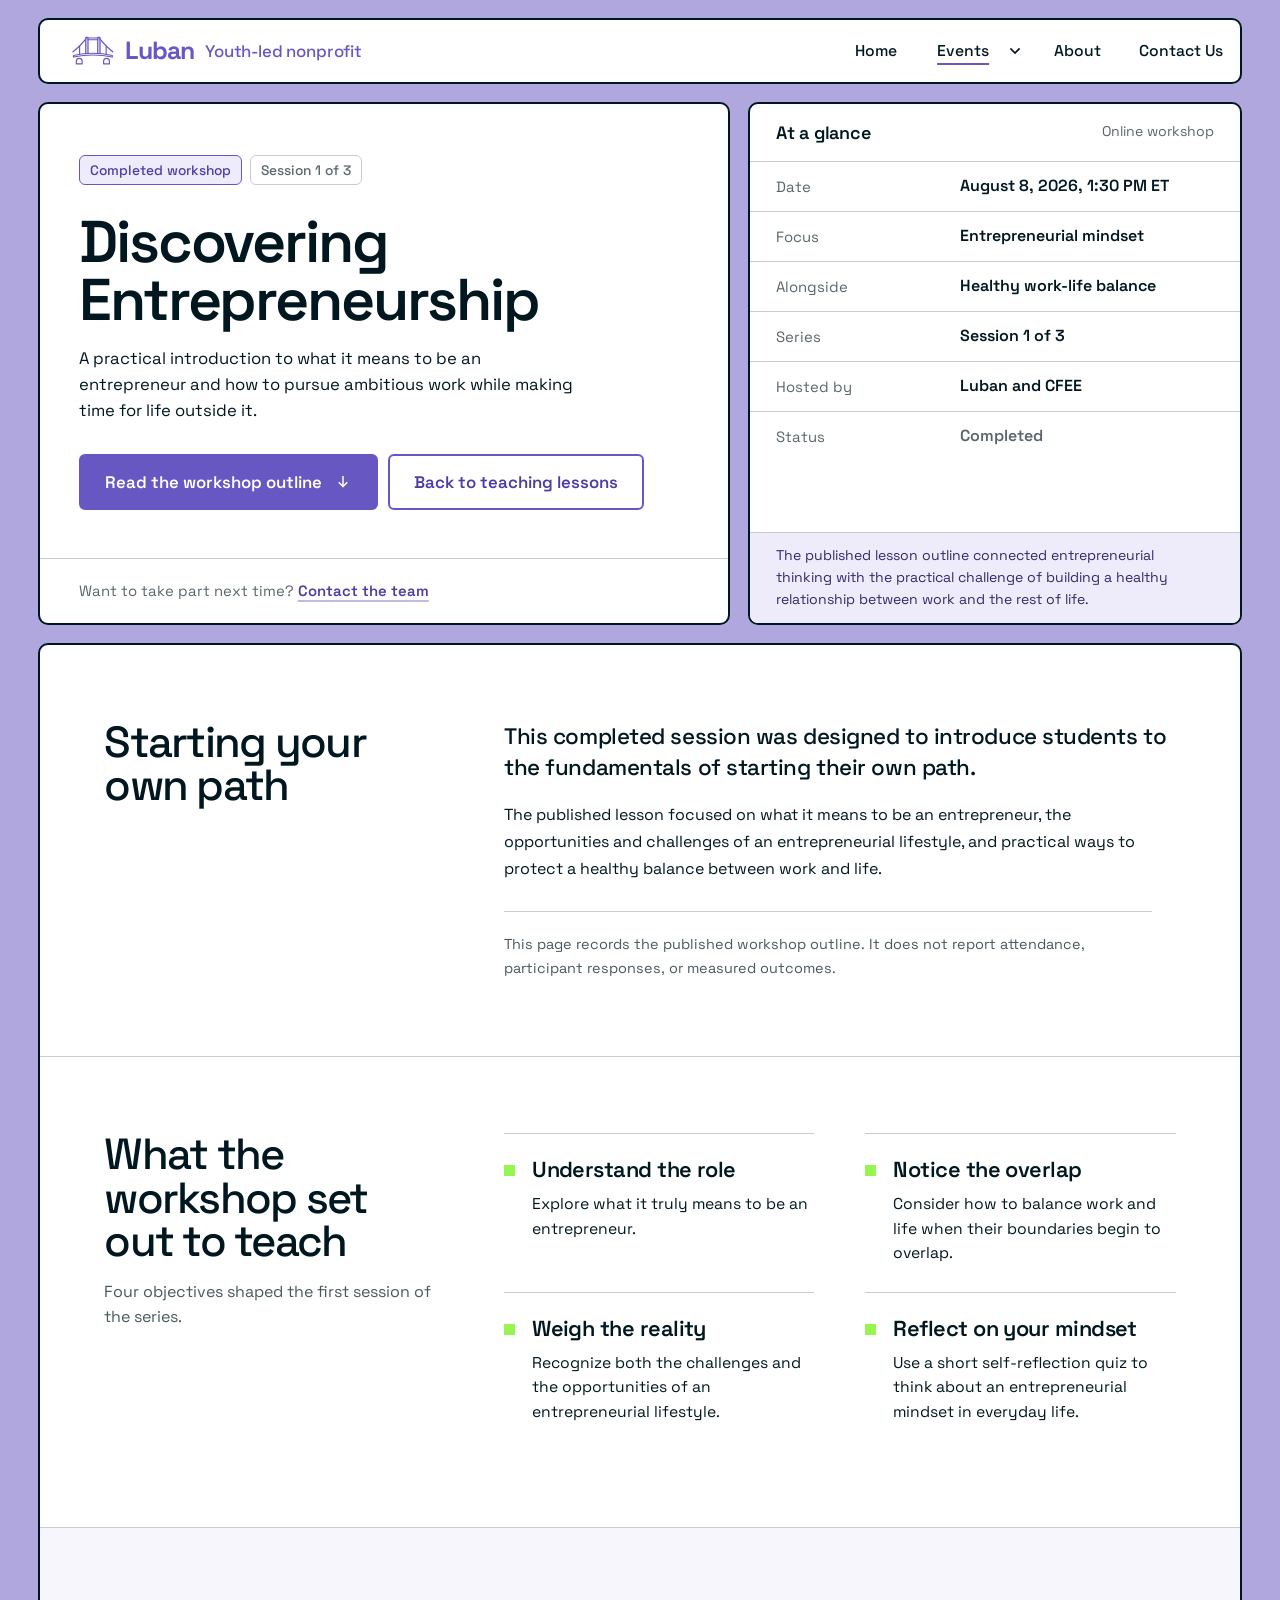
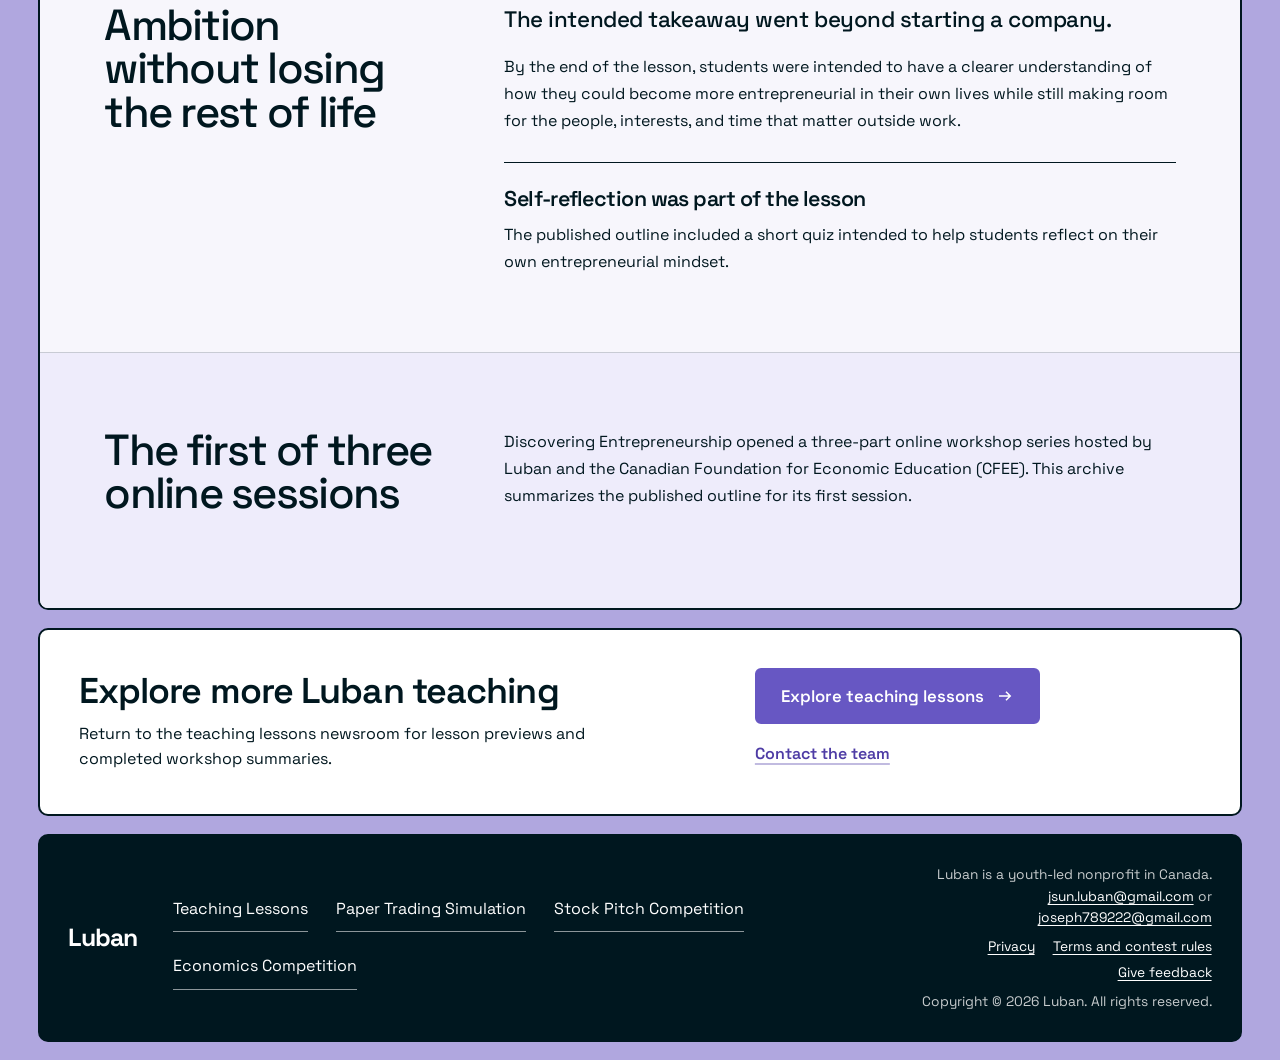
<file: discovering-entrepreneurship.html>
<!DOCTYPE html>
<html lang="en" class="no-js">
  <head>
    <meta charset="utf-8">
    <meta name="viewport" content="width=device-width, initial-scale=1">
    <meta
      name="description"
      content="Review the published outline and learning objectives for Luban and CFEE's completed Discovering Entrepreneurship workshop on August 8, 2026.">
    <title>Discovering Entrepreneurship | Luban</title>

    <script>
      document.documentElement.classList.replace("no-js", "js");
    </script>
    <link rel="preconnect" href="https://fonts.googleapis.com">
    <link rel="preconnect" href="https://fonts.gstatic.com" crossorigin>
    <link
      href="https://fonts.googleapis.com/css2?family=IBM+Plex+Mono:wght@400;500;600&amp;family=Space+Grotesk:wght@400;500;600;700&amp;display=swap"
      rel="stylesheet">
    <link rel="stylesheet" href="assets/css/home.css">
    <link rel="stylesheet" href="assets/css/workshop.css">
    <link rel="stylesheet" href="assets/css/site.css">
    <script defer src="assets/js/home.js"></script>
  </head>

  <body class="workshop-document">
    <!--
      THESIS: A completed lesson reads as a useful workshop record, not a results page or promotional card wall.
      OWN-WORLD: Luban purple fields, white paper, ink rules, open editorial lists, and sparse lime signals.
      STORY: Visitors understand when the workshop happened, what it set out to teach, and where to find current Luban programming.
      FIRST VIEWPORT: A seven-to-five workshop masthead pairs the title and actions with the lesson's central question, followed by five compact facts.
      FORM: Local extension of the established Event Newsroom; no concept seed was required.
      FINISH: unreviewed and undocumented is unfinished; this build ends with the finish review, the verdict, DESIGN.md, and every shipping raster carrying its provenance
    -->
    <a class="skip-link" href="#main-content">Skip to main content</a>

    <header class="site-header" data-site-header>
      <div class="site-header__row page-frame">
        <a class="wordmark" href="index.html#top" aria-label="Luban home">
          <svg class="wordmark__mark" aria-hidden="true" viewBox="6 14 180 124"><g fill="none" stroke-linecap="round" stroke-linejoin="round"><path d="M65 88.5 V23 Q65 20.5 67.5 20.5 H72 Q74.5 20.5 74.5 23 V87.8 M126 88.5 V23 Q126 20.5 123.5 20.5 H119 Q116.5 20.5 116.5 23 V87.8" stroke-width="5.5"/><path d="M74.5 23 H116.5 M74.5 30.5 H116.5" stroke-width="4.5"/><path d="M65 27 Q38 60 10.5 82 M126 27 Q153 60 180.5 82" stroke-width="5.5"/><path d="M38.5 56.6 V91.9 M152.5 56.6 V91.9" stroke-width="5"/><path d="M12 98 Q95.5 78 179 98 L179 104.5 Q95.5 86.5 12 104.5 Z" stroke-width="4.5"/><path d="M24.5 133.5 V122.5 A12.5 12.5 0 0 1 49.5 122.5 V133.5 Z M166.5 133.5 V122.5 A12.5 12.5 0 0 0 141.5 122.5 V133.5 Z" stroke-width="5"/></g></svg>
          <span class="wordmark__name">Luban</span>
          <span class="wordmark__descriptor">Youth-led nonprofit</span>
        </a>

        <nav
          class="primary-nav"
          id="primary-nav"
          aria-label="Main navigation"
          data-primary-nav
        >
          <ul>
            <li><a href="index.html#top" data-nav-link>Home</a></li>
            <li class="nav-dropdown nav-dropdown--current" data-nav-dropdown>
              <span class="nav-dropdown__trigger">
                <a href="index.html#programs" data-nav-link>Events</a>
                <button
                  class="nav-dropdown__toggle"
                  type="button"
                  aria-expanded="false"
                  aria-controls="event-nav-menu"
                  aria-label="Show event links"
                  data-nav-dropdown-toggle
                >
                  <svg aria-hidden="true" viewBox="0 0 16 16">
                    <path d="m4 6 4 4 4-4"></path>
                  </svg>
                </button>
              </span>
              <ul class="nav-dropdown__menu" id="event-nav-menu">
                <li><a href="paper-trading-simulation.html">Paper Trading Simulation</a></li>
                <li>
                  <a
                    href="discovering-entrepreneurship.html"
                    aria-current="page"
                    >Discovering Entrepreneurship</a
                  >
                </li>
                <li><a href="spc.html">Stock Pitch Competition</a></li>
                <li><a href="econ.html">Econ Competition</a></li>
              </ul>
            </li>
            <li><a href="index.html#about" data-nav-link>About</a></li>
            <li><a href="index.html#contact" data-nav-link>Contact Us</a></li>
          </ul>
        </nav>

        <div class="header-actions">
          <button
            class="header-control menu-toggle"
            type="button"
            aria-expanded="false"
            aria-controls="primary-nav"
            data-menu-toggle
          >
            <span>Menu</span>
            <span class="menu-toggle__mark" aria-hidden="true"
              ><span></span><span></span
            ></span>
          </button>
        </div>
      </div>
    </header>

    <main class="workshop-page" id="main-content">
      <section
        class="event-hero page-frame"
        id="top"
        aria-labelledby="workshop-title"
      >
        <div class="tile event-hero__lead">
          <ul class="chips">
            <li class="chip chip--brand">Completed workshop</li>
            <li class="chip">Session 1 of 3</li>
          </ul>
          <h1 id="workshop-title">Discovering Entrepreneurship</h1>
          <p class="event-hero__deck">
            A practical introduction to what it means to be an entrepreneur and how to pursue ambitious work while making time for life outside it.
          </p>
          <div class="event-hero__actions">
            <a class="action action--primary action--large" href="#workshop-outline">
              <span>Read the workshop outline</span>
              <svg aria-hidden="true" viewBox="0 0 24 24"><path d="M12 5v13M7 13l5 5 5-5"></path></svg>
            </a>
            <a class="action action--secondary action--large" href="index.html#teaching-lessons">
              <span>Back to teaching lessons</span>
              
            </a>
          </div>
          <div class="event-hero__more">
            <p>Want to take part next time? <a class="text-link" href="index.html#contact"><span>Contact the team</span></a></p>
          </div>
        </div>

        <aside class="tile event-glance" aria-labelledby="glance-title">
          <header class="tile__head">
            <h2 id="glance-title">At a glance</h2>
            <p class="tile__meta">Online workshop</p>
          </header>
          <dl class="glance">
            <div>
              <dt>Date</dt>
              <dd><time datetime="2026-08-08T13:30:00-04:00">August 8, 2026, 1:30 PM ET</time></dd>
            </div>
            <div>
              <dt>Focus</dt>
              <dd>Entrepreneurial mindset</dd>
            </div>
            <div>
              <dt>Alongside</dt>
              <dd>Healthy work-life balance</dd>
            </div>
            <div>
              <dt>Series</dt>
              <dd>Session 1 of 3</dd>
            </div>
            <div>
              <dt>Hosted by</dt>
              <dd>Luban and CFEE</dd>
            </div>
            <div>
              <dt>Status</dt>
              <dd class="glance__state">Completed</dd>
            </div>
          </dl>
          <p class="event-glance__note">
            The published lesson outline connected entrepreneurial thinking with the practical challenge of building a healthy relationship between work and the rest of life.
          </p>
        </aside>
      </section>

      <article class="workshop-article page-frame" id="workshop-outline">
        <section
          class="workshop-section workshop-section--overview"
          aria-labelledby="overview-title"
        >
          <div class="workshop-section__heading">
            <h2 id="overview-title">Starting your own path</h2>
          </div>
          <div class="workshop-section__body workshop-reading-copy">
            <p class="workshop-lead">
              This completed session was designed to introduce students to the
              fundamentals of starting their own path.
            </p>
            <p>
              The published lesson focused on what it means to be an
              entrepreneur, the opportunities and challenges of an
              entrepreneurial lifestyle, and practical ways to protect a healthy
              balance between work and life.
            </p>
            <p class="workshop-source-note">
              This page records the published workshop outline. It does not
              report attendance, participant responses, or measured outcomes.
            </p>
          </div>
        </section>

        <section class="workshop-section" aria-labelledby="objectives-title">
          <div class="workshop-section__heading">
            <h2 id="objectives-title">What the workshop set out to teach</h2>
            <p>Four objectives shaped the first session of the series.</p>
          </div>
          <ul class="workshop-objectives">
            <li>
              <h3>Understand the role</h3>
              <p>Explore what it truly means to be an entrepreneur.</p>
            </li>
            <li>
              <h3>Notice the overlap</h3>
              <p>
                Consider how to balance work and life when their boundaries
                begin to overlap.
              </p>
            </li>
            <li>
              <h3>Weigh the reality</h3>
              <p>
                Recognize both the challenges and the opportunities of an
                entrepreneurial lifestyle.
              </p>
            </li>
            <li>
              <h3>Reflect on your mindset</h3>
              <p>
                Use a short self-reflection quiz to think about an
                entrepreneurial mindset in everyday life.
              </p>
            </li>
          </ul>
        </section>

        <section
          class="workshop-section workshop-section--takeaway"
          aria-labelledby="takeaway-title"
        >
          <div class="workshop-section__heading">
            <h2 id="takeaway-title">
              Ambition without losing the rest of life
            </h2>
          </div>
          <div class="workshop-section__body workshop-reading-copy">
            <p class="workshop-lead">
              The intended takeaway went beyond starting a company.
            </p>
            <p>
              By the end of the lesson, students were intended to have a clearer
              understanding of how they could become more entrepreneurial in
              their own lives while still making room for the people, interests,
              and time that matter outside work.
            </p>
            <div class="workshop-reflection">
              <h3>Self-reflection was part of the lesson</h3>
              <p>
                The published outline included a short quiz intended to help
                students reflect on their own entrepreneurial mindset.
              </p>
            </div>
          </div>
        </section>

        <section
          class="workshop-section workshop-section--series"
          aria-labelledby="series-title"
        >
          <div class="workshop-section__heading">
            <h2 id="series-title">The first of three online sessions</h2>
          </div>
          <div class="workshop-section__body workshop-reading-copy">
            <p>
              Discovering Entrepreneurship opened a three-part online workshop
              series hosted by Luban and the Canadian Foundation for Economic
              Education (CFEE). This archive summarizes the published outline
              for its first session.
            </p>
          </div>
        </section>
      </article>

      <section class="tile event-close page-frame" aria-labelledby="next-title">
        <div class="event-close__copy">
          <h2 id="next-title">Explore more Luban teaching</h2>
          <p>
            Return to the teaching lessons newsroom for lesson previews and completed workshop summaries.
          </p>
        </div>
        <div class="event-close__actions">
          <a class="action action--primary action--large" href="index.html#teaching-lessons">
              <span>Explore teaching lessons</span>
              <svg aria-hidden="true" viewBox="0 0 24 24"><path d="M5 12h13M14 7l5 5-5 5"></path></svg>
            </a>
          <p class="event-close__links">
            <a class="text-link" href="index.html#contact"><span>Contact the team</span></a>
          </p>
        </div>
      </section>
    </main>

    <footer class="site-footer">
      <div class="site-footer__grid page-frame">
        <a class="site-footer__wordmark" href="index.html#top">Luban</a>
        <nav aria-label="Featured event pages">
          <a href="index.html#teaching-lessons">Teaching Lessons</a>
          <a href="paper-trading-simulation.html">Paper Trading Simulation</a>
          <a href="spc.html">Stock Pitch Competition</a>
          <a href="econ.html">Economics Competition</a>
        </nav>
        <div class="site-footer__meta">
          <p>
            Luban is a youth-led nonprofit in Canada.
            <a href="mailto:jsun.luban@gmail.com">jsun.luban@gmail.com</a> or <a href="mailto:joseph789222@gmail.com">joseph789222@gmail.com</a>
          </p>
          <p>
            <a href="privacy.html">Privacy</a>
            <a href="terms.html">Terms and contest rules</a>
            <a href="https://sim.lubancanada.com/feedback?topic=website">Give feedback</a>
          </p>
          <p>Copyright &copy; 2026 Luban. All rights reserved.</p>
        </div>
      </div>
    </footer>
  </body>
</html>
</file>
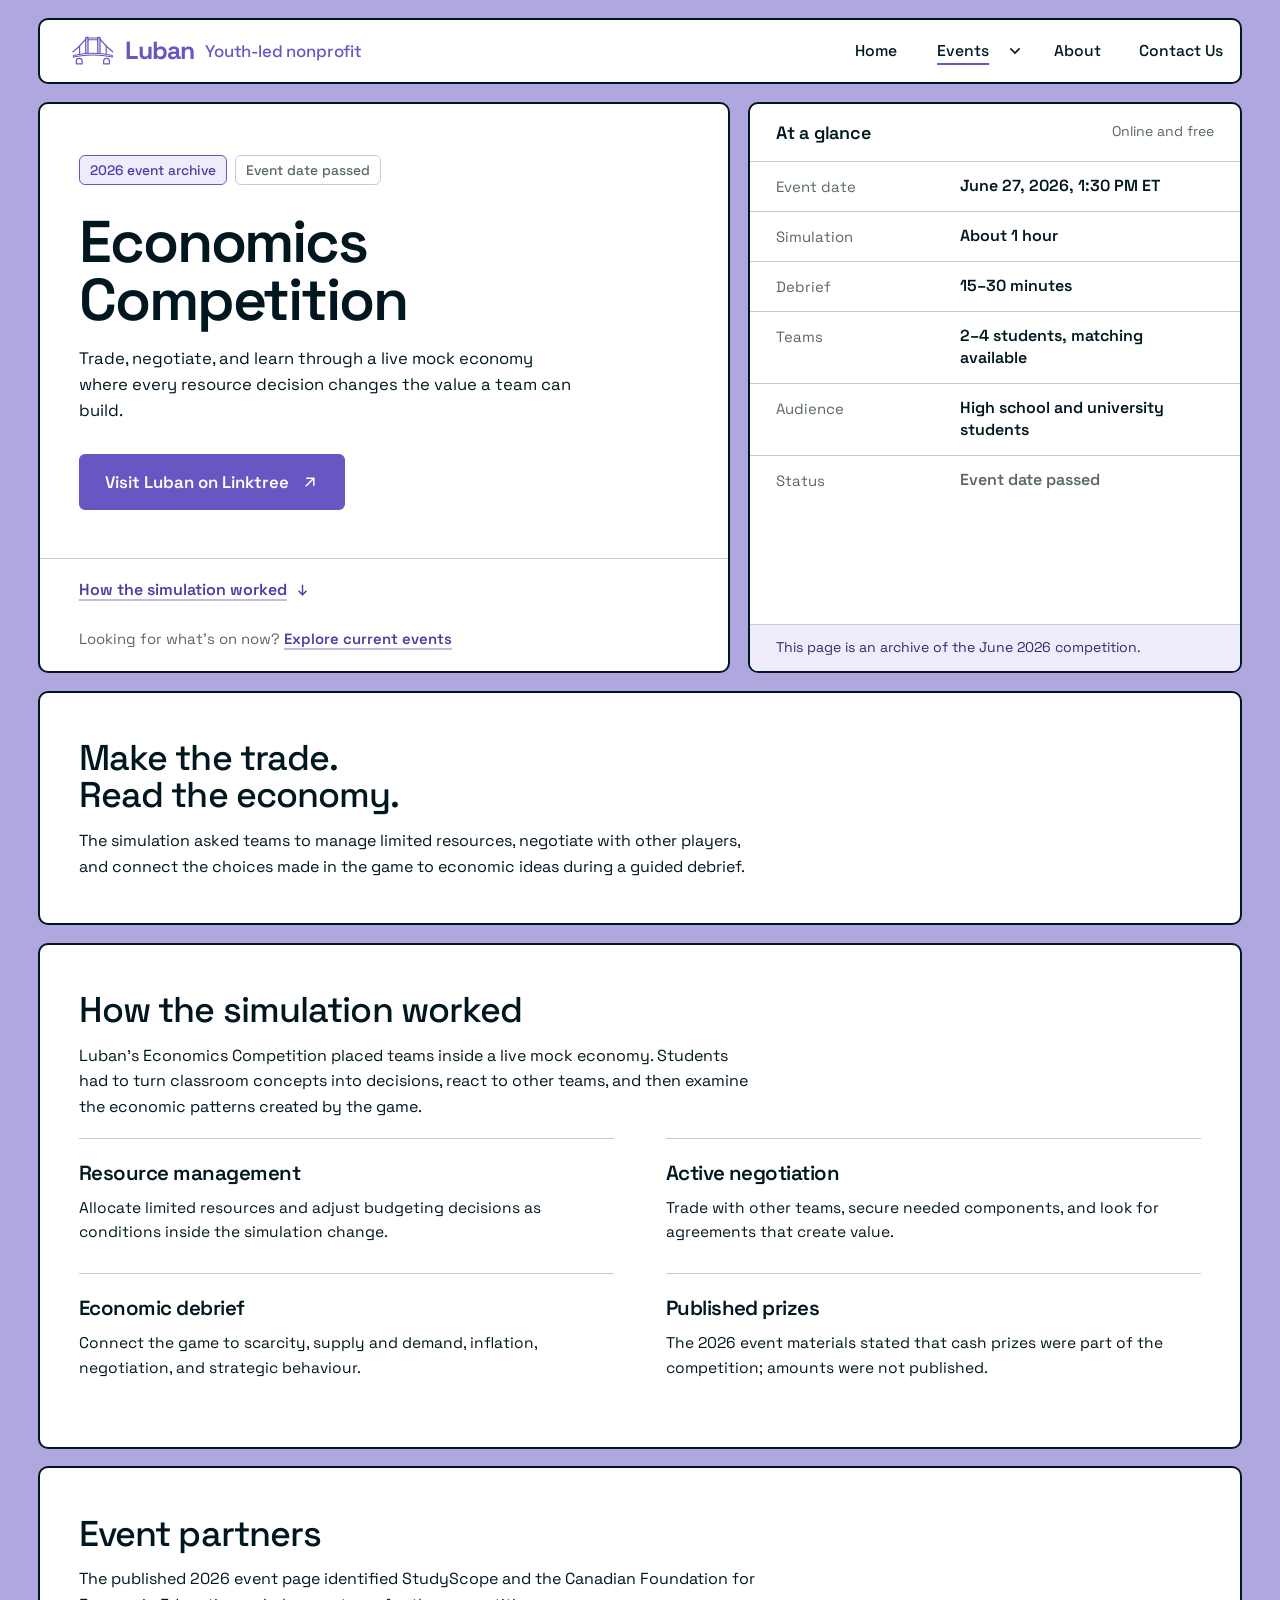
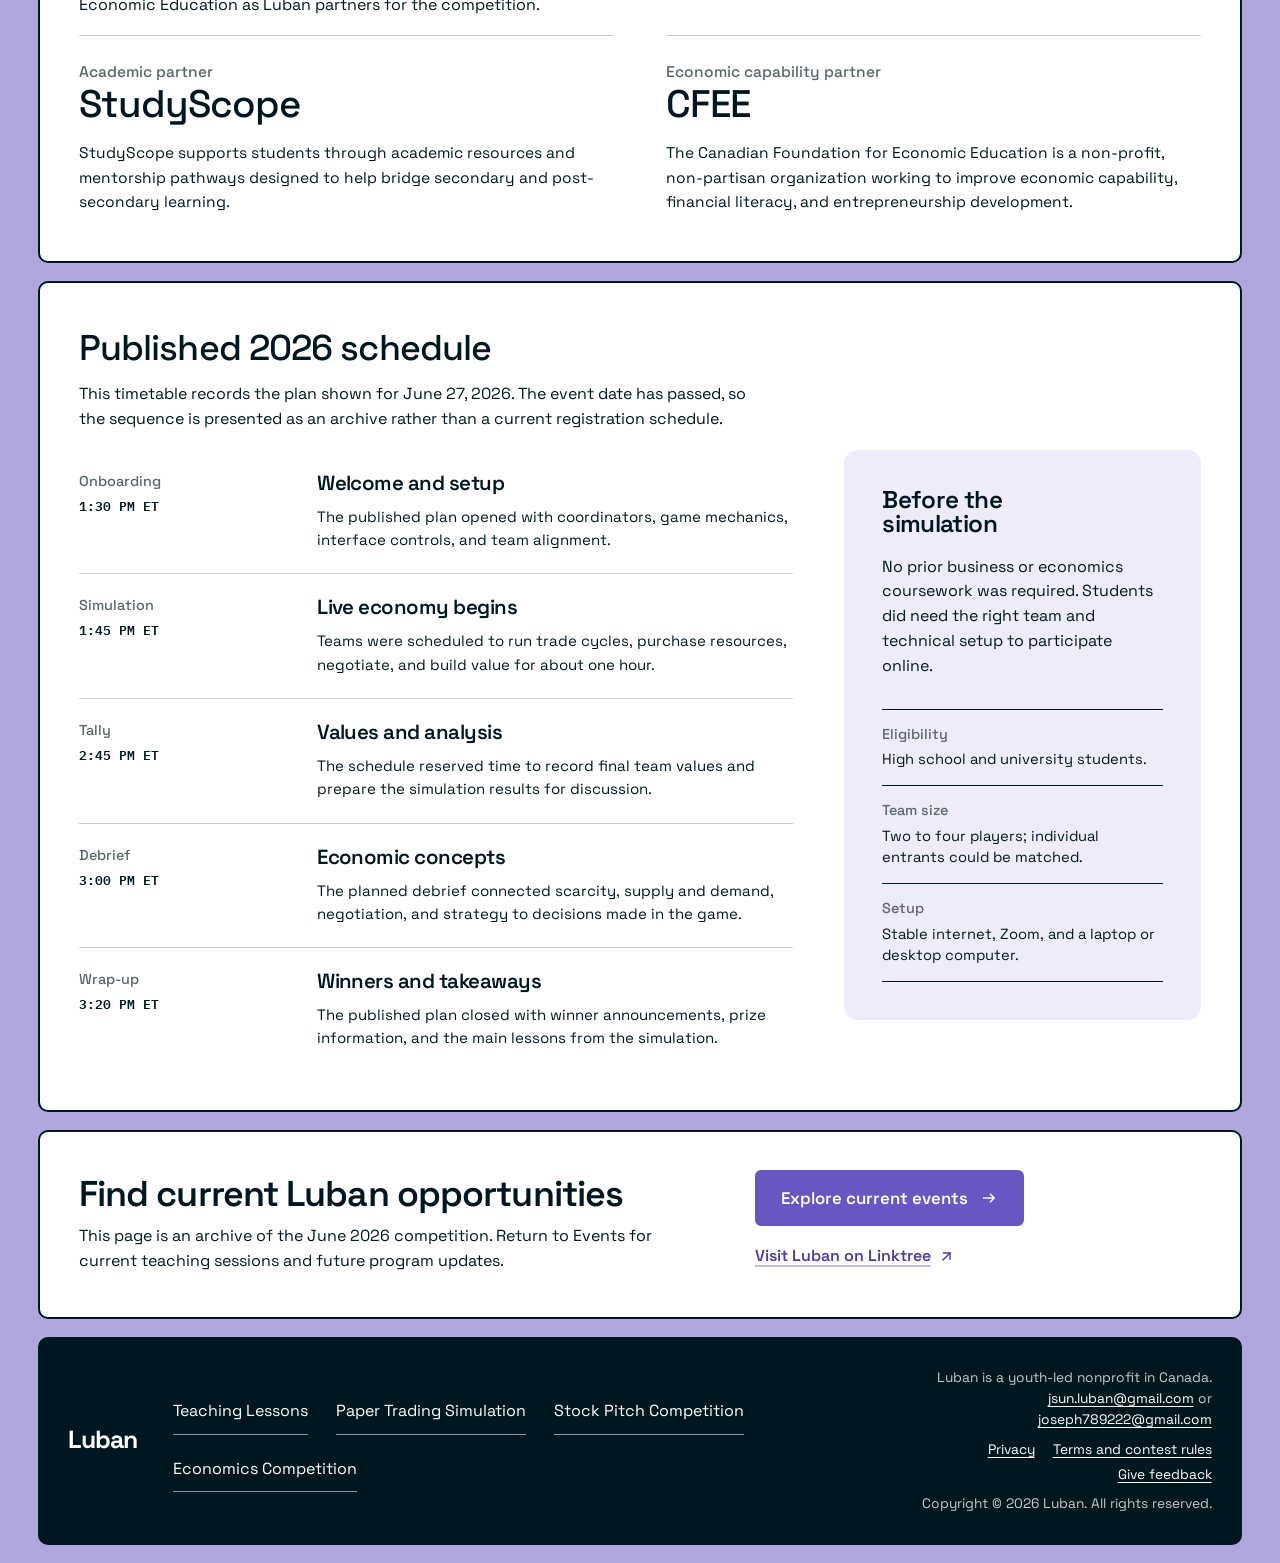
<file: econ.html>
<!DOCTYPE html>
<html lang="en" class="no-js">
  <head>
    <meta charset="utf-8">
    <meta name="viewport" content="width=device-width, initial-scale=1">
    <meta
      name="description"
      content="Review the published format, schedule, partners, and participation details for the archived Luban Economics Competition 2026.">
    <title>Economics Competition 2026 | Luban</title>

    <script>
      document.documentElement.classList.replace("no-js", "js");
    </script>
    <link rel="preconnect" href="https://fonts.googleapis.com">
    <link rel="preconnect" href="https://fonts.gstatic.com" crossorigin>
    <link
      href="https://fonts.googleapis.com/css2?family=IBM+Plex+Mono:wght@400;500;600&amp;family=Space+Grotesk:wght@400;500;600;700&amp;display=swap"
      rel="stylesheet">
    <link rel="stylesheet" href="assets/css/home.css">
    <link rel="stylesheet" href="assets/css/competition.css">
    <link rel="stylesheet" href="assets/css/site.css">
    <script defer src="assets/js/home.js"></script>
  </head>

  <body class="competition-document competition-document--econ">
    <a class="skip-link" href="#main-content">Skip to main content</a>

    <header class="site-header" data-site-header>
      <div class="site-header__row page-frame">
        <a class="wordmark" href="index.html#top" aria-label="Luban home">
          <svg class="wordmark__mark" aria-hidden="true" viewBox="6 14 180 124"><g fill="none" stroke-linecap="round" stroke-linejoin="round"><path d="M65 88.5 V23 Q65 20.5 67.5 20.5 H72 Q74.5 20.5 74.5 23 V87.8 M126 88.5 V23 Q126 20.5 123.5 20.5 H119 Q116.5 20.5 116.5 23 V87.8" stroke-width="5.5"/><path d="M74.5 23 H116.5 M74.5 30.5 H116.5" stroke-width="4.5"/><path d="M65 27 Q38 60 10.5 82 M126 27 Q153 60 180.5 82" stroke-width="5.5"/><path d="M38.5 56.6 V91.9 M152.5 56.6 V91.9" stroke-width="5"/><path d="M12 98 Q95.5 78 179 98 L179 104.5 Q95.5 86.5 12 104.5 Z" stroke-width="4.5"/><path d="M24.5 133.5 V122.5 A12.5 12.5 0 0 1 49.5 122.5 V133.5 Z M166.5 133.5 V122.5 A12.5 12.5 0 0 0 141.5 122.5 V133.5 Z" stroke-width="5"/></g></svg>
          <span class="wordmark__name">Luban</span>
          <span class="wordmark__descriptor">Youth-led nonprofit</span>
        </a>

        <nav
          class="primary-nav"
          id="primary-nav"
          aria-label="Main navigation"
          data-primary-nav
        >
          <ul>
            <li><a href="index.html#top" data-nav-link>Home</a></li>
            <li class="nav-dropdown nav-dropdown--current" data-nav-dropdown>
              <span class="nav-dropdown__trigger">
                <a href="index.html#programs" data-nav-link>Events</a>
                <button
                  class="nav-dropdown__toggle"
                  type="button"
                  aria-expanded="false"
                  aria-controls="event-nav-menu"
                  aria-label="Show event links"
                  data-nav-dropdown-toggle
                >
                  <svg aria-hidden="true" viewBox="0 0 16 16">
                    <path d="m4 6 4 4 4-4"></path>
                  </svg>
                </button>
              </span>
              <ul class="nav-dropdown__menu" id="event-nav-menu">
                <li><a href="paper-trading-simulation.html">Paper Trading Simulation</a></li>
                <li>
                  <a href="discovering-entrepreneurship.html"
                    >Discovering Entrepreneurship</a
                  >
                </li>
                <li><a href="spc.html">Stock Pitch Competition</a></li>
                <li>
                  <a href="econ.html" aria-current="page">Econ Competition</a>
                </li>
              </ul>
            </li>
            <li><a href="index.html#about" data-nav-link>About</a></li>
            <li><a href="index.html#contact" data-nav-link>Contact Us</a></li>
          </ul>
        </nav>

        <div class="header-actions">
          <button
            class="header-control menu-toggle"
            type="button"
            aria-expanded="false"
            aria-controls="primary-nav"
            data-menu-toggle
          >
            <span>Menu</span>
            <span class="menu-toggle__mark" aria-hidden="true"
              ><span></span><span></span
            ></span>
          </button>
        </div>
      </div>
    </header>

    <main class="competition-page" id="main-content">
      <section
        class="event-hero page-frame"
        id="top"
        aria-labelledby="econ-title"
      >
        <div class="tile event-hero__lead">
          <ul class="chips">
            <li class="chip chip--brand">2026 event archive</li>
            <li class="chip">Event date passed</li>
          </ul>
          <h1 id="econ-title">Economics Competition</h1>
          <p class="event-hero__deck">
            Trade, negotiate, and learn through a live mock economy where every resource decision changes the value a team can build.
          </p>
          <div class="event-hero__actions">
            <a class="action action--primary action--large" href="https://linktr.ee/luban_canada" target="_blank" rel="noopener">
              <span>Visit Luban on Linktree</span>
              <svg aria-hidden="true" viewBox="0 0 24 24"><path d="M7 17 17 7M8 7h9v9"></path></svg><span class="visually-hidden"> (opens in a new tab)</span>
            </a>
          </div>
          <div class="event-hero__more">
            <a class="text-link" href="#simulation-format"><span>How the simulation worked</span><svg aria-hidden="true" viewBox="0 0 24 24"><path d="M12 5v13M7 13l5 5 5-5"></path></svg></a>
            <p>Looking for what&rsquo;s on now? <a class="text-link" href="index.html#programs"><span>Explore current events</span></a></p>
          </div>
        </div>

        <aside class="tile event-glance" aria-labelledby="glance-title">
          <header class="tile__head">
            <h2 id="glance-title">At a glance</h2>
            <p class="tile__meta">Online and free</p>
          </header>
          <dl class="glance">
            <div>
              <dt>Event date</dt>
              <dd><time datetime="2026-06-27T13:30">June 27, 2026, 1:30 PM ET</time></dd>
            </div>
            <div>
              <dt>Simulation</dt>
              <dd>About 1 hour</dd>
            </div>
            <div>
              <dt>Debrief</dt>
              <dd>15&ndash;30 minutes</dd>
            </div>
            <div>
              <dt>Teams</dt>
              <dd>2&ndash;4 students, matching available</dd>
            </div>
            <div>
              <dt>Audience</dt>
              <dd>High school and university students</dd>
            </div>
            <div>
              <dt>Status</dt>
              <dd class="glance__state">Event date passed</dd>
            </div>
          </dl>
          <p class="event-glance__note">
            This page is an archive of the June 2026 competition.
          </p>
        </aside>
      </section>

      <section class="competition-sheet page-frame" aria-labelledby="brief-title">
        <header class="competition-section-head">
          <h2 id="brief-title">Make the trade. Read the economy.</h2>
          <p>
            The simulation asked teams to manage limited resources, negotiate with other players, and connect the choices made in the game to economic ideas during a guided debrief.
          </p>
        </header>
      </section>

      <section
        class="competition-sheet page-frame"
        id="simulation-format"
        aria-labelledby="simulation-title"
      >
        <header class="competition-section-head">
          <h2 id="simulation-title">How the simulation worked</h2>
          <p>
            Luban&rsquo;s Economics Competition placed teams inside a live mock
            economy. Students had to turn classroom concepts into decisions,
            react to other teams, and then examine the economic patterns created
            by the game.
          </p>
        </header>
        <ul class="competition-feature-grid">
          <li>
            <h3>Resource management</h3>
            <p>
              Allocate limited resources and adjust budgeting decisions as
              conditions inside the simulation change.
            </p>
          </li>
          <li>
            <h3>Active negotiation</h3>
            <p>
              Trade with other teams, secure needed components, and look for
              agreements that create value.
            </p>
          </li>
          <li>
            <h3>Economic debrief</h3>
            <p>
              Connect the game to scarcity, supply and demand, inflation,
              negotiation, and strategic behaviour.
            </p>
          </li>
          <li>
            <h3>Published prizes</h3>
            <p>
              The 2026 event materials stated that cash prizes were part of the
              competition; amounts were not published.
            </p>
          </li>
        </ul>
      </section>

      <section
        class="competition-sheet page-frame"
        aria-labelledby="partners-title"
      >
        <header class="competition-section-head">
          <h2 id="partners-title">Event partners</h2>
          <p>
            The published 2026 event page identified StudyScope and the Canadian
            Foundation for Economic Education as Luban partners for the
            competition.
          </p>
        </header>
        <div class="competition-partners">
          <article class="competition-partner">
            <p class="competition-partner__role">Academic partner</p>
            <h3>StudyScope</h3>
            <p>
              StudyScope supports students through academic resources and
              mentorship pathways designed to help bridge secondary and
              post-secondary learning.
            </p>
          </article>
          <article class="competition-partner">
            <p class="competition-partner__role">Economic capability partner</p>
            <h3>CFEE</h3>
            <p>
              The Canadian Foundation for Economic Education is a non-profit,
              non-partisan organization working to improve economic capability,
              financial literacy, and entrepreneurship development.
            </p>
          </article>
        </div>
      </section>

      <section
        class="competition-sheet page-frame"
        aria-labelledby="schedule-title"
      >
        <header class="competition-section-head">
          <h2 id="schedule-title">Published 2026 schedule</h2>
          <p>
            This timetable records the plan shown for June 27, 2026. The event
            date has passed, so the sequence is presented as an archive rather
            than a current registration schedule.
          </p>
        </header>
        <div class="competition-schedule-layout">
          <ol class="competition-timeline">
            <li>
              <div class="competition-timeline__rail">
                <p class="competition-timeline__date">Onboarding</p>
                <time datetime="2026-06-27T13:30">1:30 PM ET</time>
              </div>
              <div class="competition-timeline__body">
                <h3>Welcome and setup</h3>
                <p>
                  The published plan opened with coordinators, game mechanics,
                  interface controls, and team alignment.
                </p>
              </div>
            </li>
            <li>
              <div class="competition-timeline__rail">
                <p class="competition-timeline__date">Simulation</p>
                <time datetime="2026-06-27T13:45">1:45 PM ET</time>
              </div>
              <div class="competition-timeline__body">
                <h3>Live economy begins</h3>
                <p>
                  Teams were scheduled to run trade cycles, purchase resources,
                  negotiate, and build value for about one hour.
                </p>
              </div>
            </li>
            <li>
              <div class="competition-timeline__rail">
                <p class="competition-timeline__date">Tally</p>
                <time datetime="2026-06-27T14:45">2:45 PM ET</time>
              </div>
              <div class="competition-timeline__body">
                <h3>Values and analysis</h3>
                <p>
                  The schedule reserved time to record final team values and
                  prepare the simulation results for discussion.
                </p>
              </div>
            </li>
            <li>
              <div class="competition-timeline__rail">
                <p class="competition-timeline__date">Debrief</p>
                <time datetime="2026-06-27T15:00">3:00 PM ET</time>
              </div>
              <div class="competition-timeline__body">
                <h3>Economic concepts</h3>
                <p>
                  The planned debrief connected scarcity, supply and demand,
                  negotiation, and strategy to decisions made in the game.
                </p>
              </div>
            </li>
            <li>
              <div class="competition-timeline__rail">
                <p class="competition-timeline__date">Wrap-up</p>
                <time datetime="2026-06-27T15:20">3:20 PM ET</time>
              </div>
              <div class="competition-timeline__body">
                <h3>Winners and takeaways</h3>
                <p>
                  The published plan closed with winner announcements, prize
                  information, and the main lessons from the simulation.
                </p>
              </div>
            </li>
          </ol>

          <aside class="competition-side" aria-labelledby="entry-title">
            <h3 id="entry-title">Before the simulation</h3>
            <p>
              No prior business or economics coursework was required. Students
              did need the right team and technical setup to participate online.
            </p>
            <dl class="competition-format-list">
              <div>
                <dt>Eligibility</dt>
                <dd>High school and university students.</dd>
              </div>
              <div>
                <dt>Team size</dt>
                <dd>
                  Two to four players; individual entrants could be matched.
                </dd>
              </div>
              <div>
                <dt>Setup</dt>
                <dd>
                  Stable internet, Zoom, and a laptop or desktop computer.
                </dd>
              </div>
            </dl>
          </aside>
        </div>
      </section>

      <section class="tile event-close page-frame" aria-labelledby="archive-title">
        <div class="event-close__copy">
          <h2 id="archive-title">Find current Luban opportunities</h2>
          <p>
            This page is an archive of the June 2026 competition. Return to Events for current teaching sessions and future program updates.
          </p>
        </div>
        <div class="event-close__actions">
          <a class="action action--primary action--large" href="index.html#programs">
              <span>Explore current events</span>
              <svg aria-hidden="true" viewBox="0 0 24 24"><path d="M5 12h13M14 7l5 5-5 5"></path></svg>
            </a>
          <p class="event-close__links">
            <a class="text-link" href="https://linktr.ee/luban_canada" target="_blank" rel="noopener"><span>Visit Luban on Linktree</span><svg aria-hidden="true" viewBox="0 0 24 24"><path d="M7 17 17 7M8 7h9v9"></path></svg><span class="visually-hidden"> (opens in a new tab)</span></a>
          </p>
        </div>
      </section>
    </main>

    <footer class="site-footer">
      <div class="site-footer__grid page-frame">
        <a class="site-footer__wordmark" href="index.html#top">Luban</a>
        <nav aria-label="Featured event pages">
          <a href="index.html#teaching-lessons">Teaching Lessons</a>
          <a href="paper-trading-simulation.html">Paper Trading Simulation</a>
          <a href="spc.html">Stock Pitch Competition</a>
          <a href="econ.html" aria-current="page">Economics Competition</a>
        </nav>
        <div class="site-footer__meta">
          <p>
            Luban is a youth-led nonprofit in Canada.
            <a href="mailto:jsun.luban@gmail.com">jsun.luban@gmail.com</a> or <a href="mailto:joseph789222@gmail.com">joseph789222@gmail.com</a>
          </p>
          <p>
            <a href="privacy.html">Privacy</a>
            <a href="terms.html">Terms and contest rules</a>
            <a href="https://sim.lubancanada.com/feedback?topic=website">Give feedback</a>
          </p>
          <p>Copyright &copy; 2026 Luban. All rights reserved.</p>
        </div>
      </div>
    </footer>
  </body>
</html>
</file>
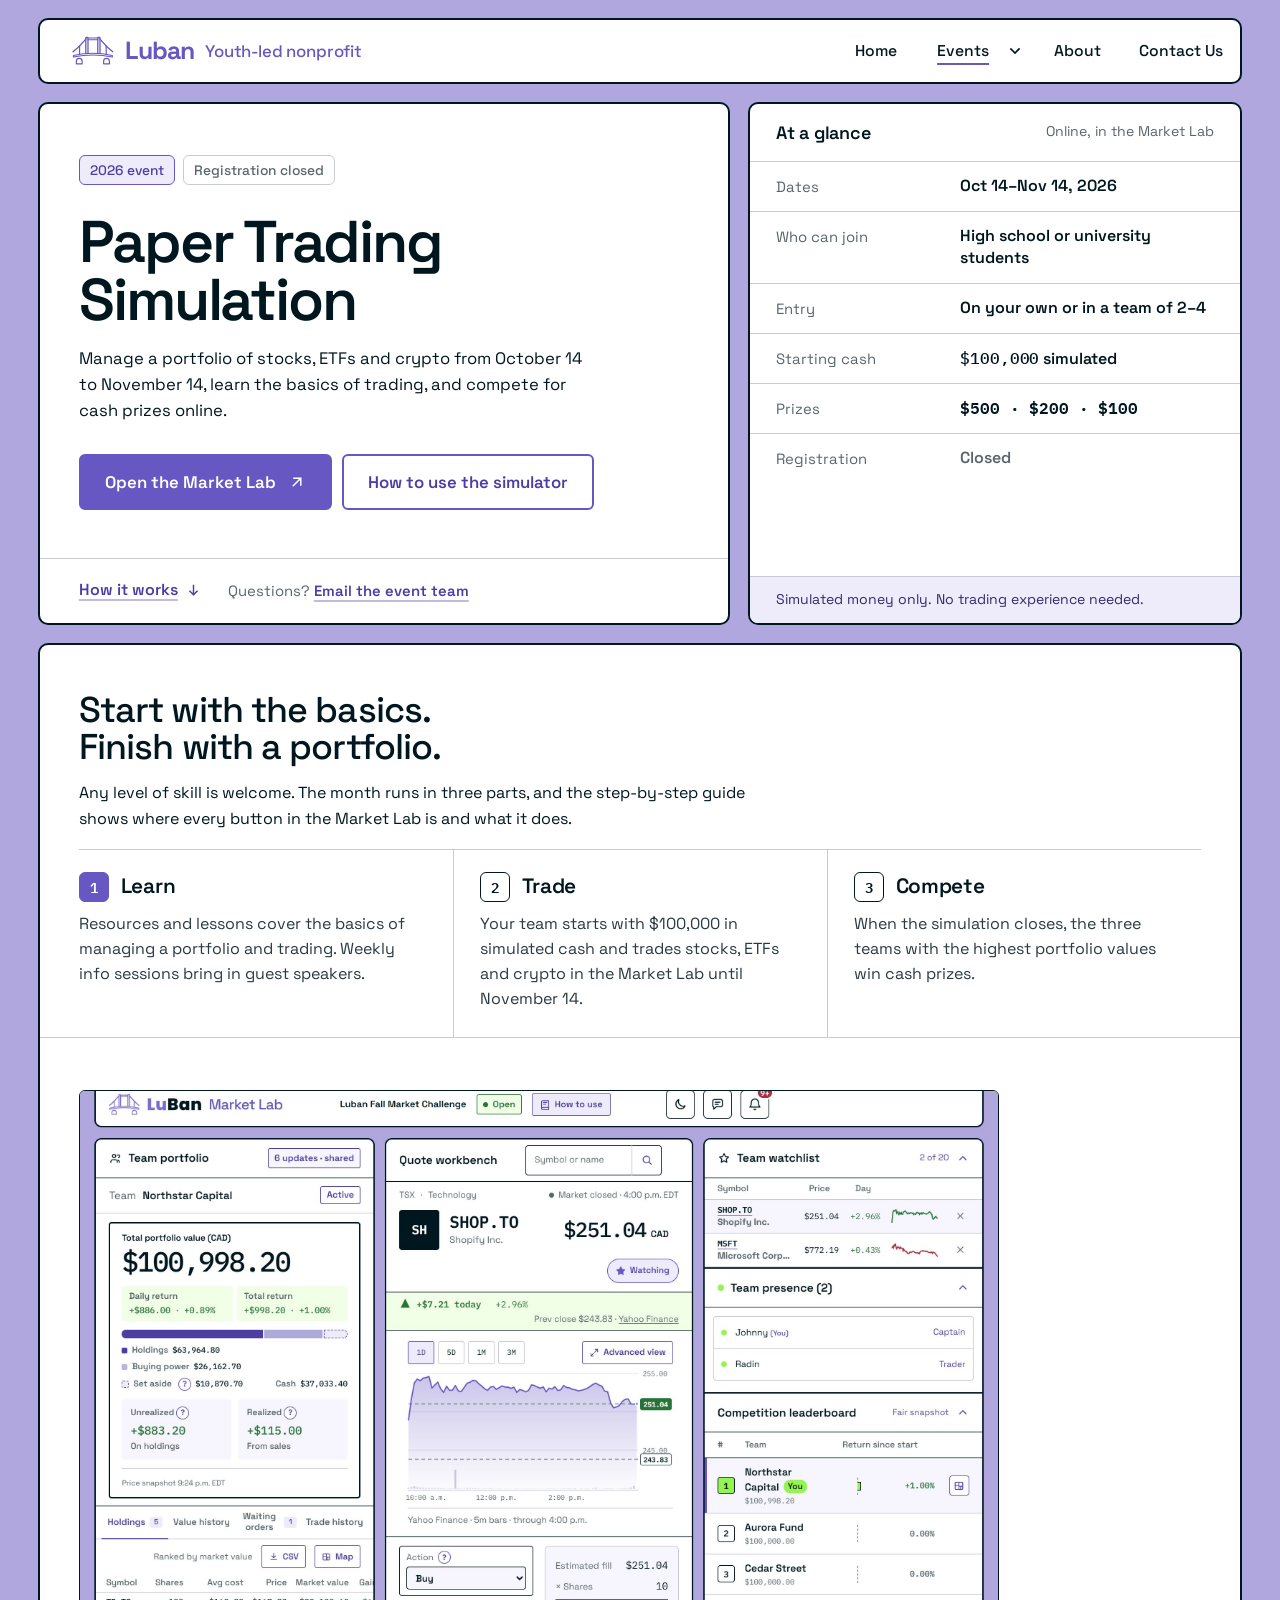
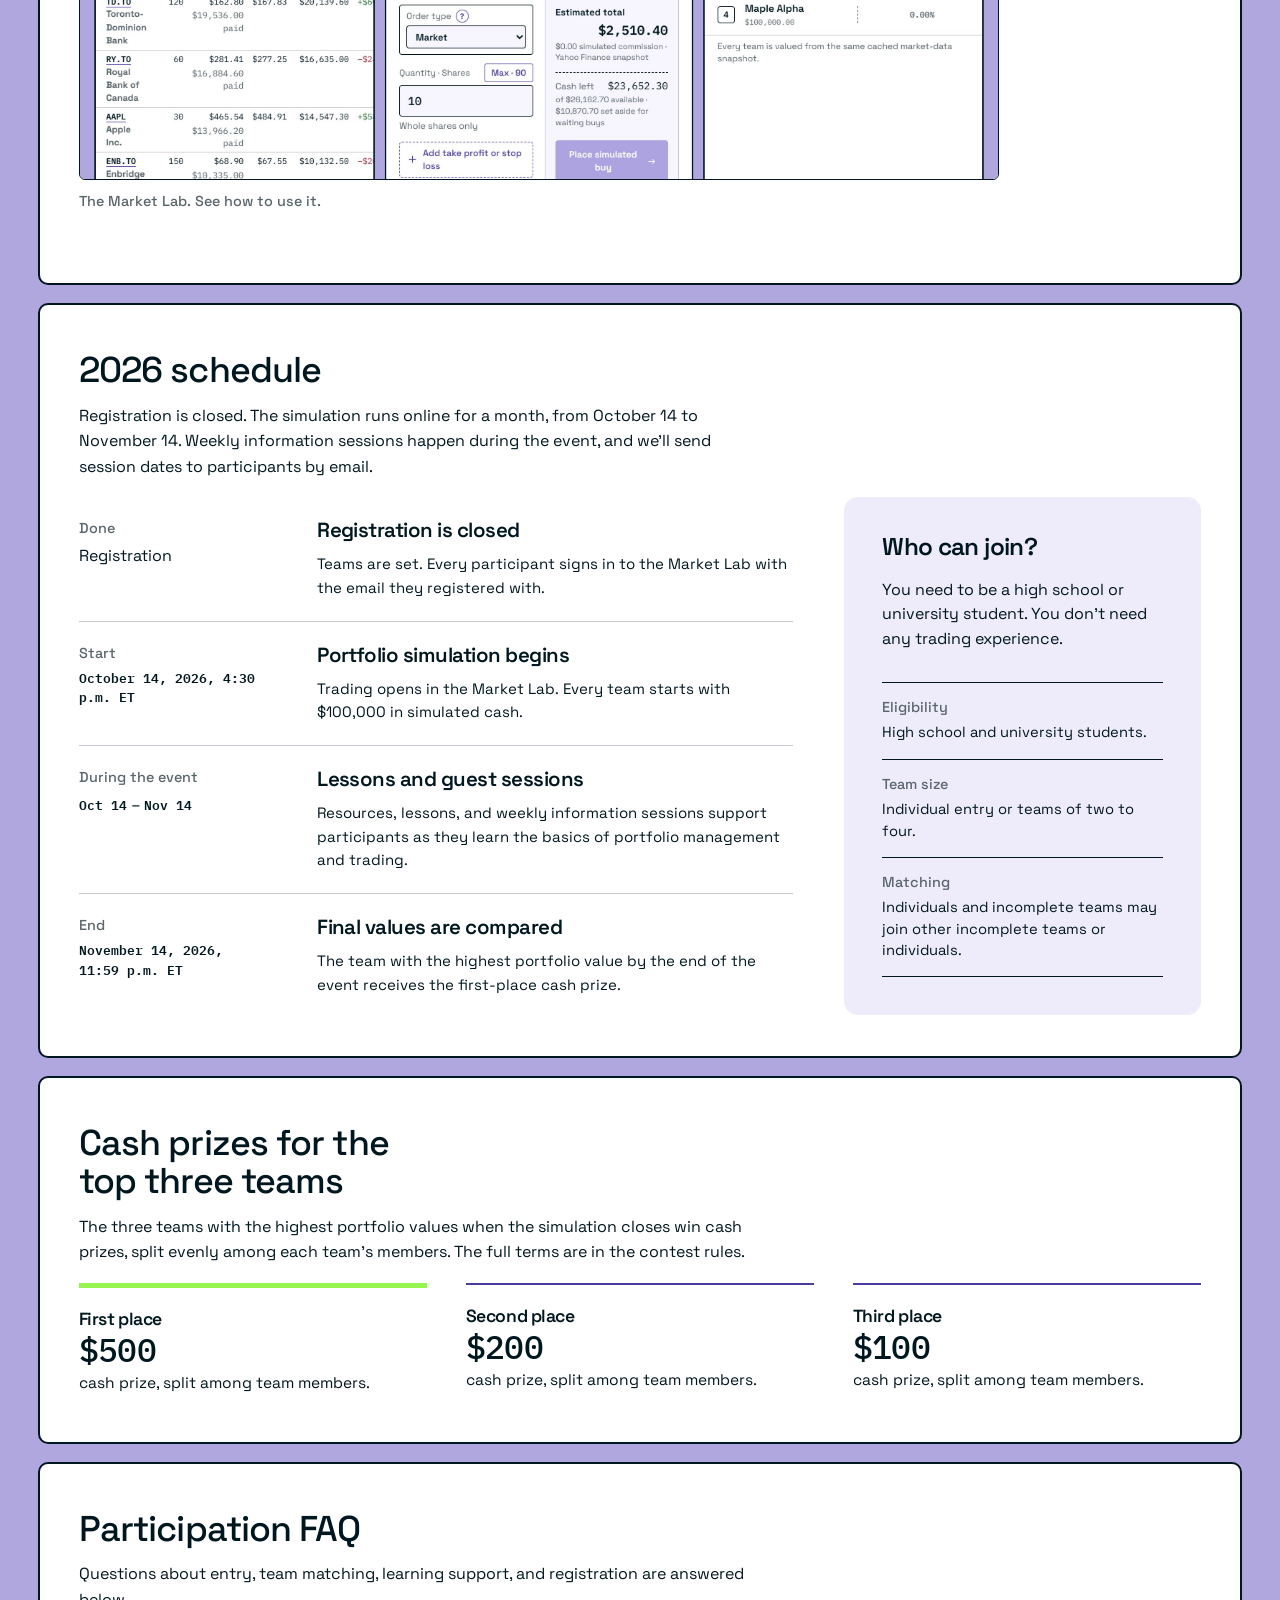
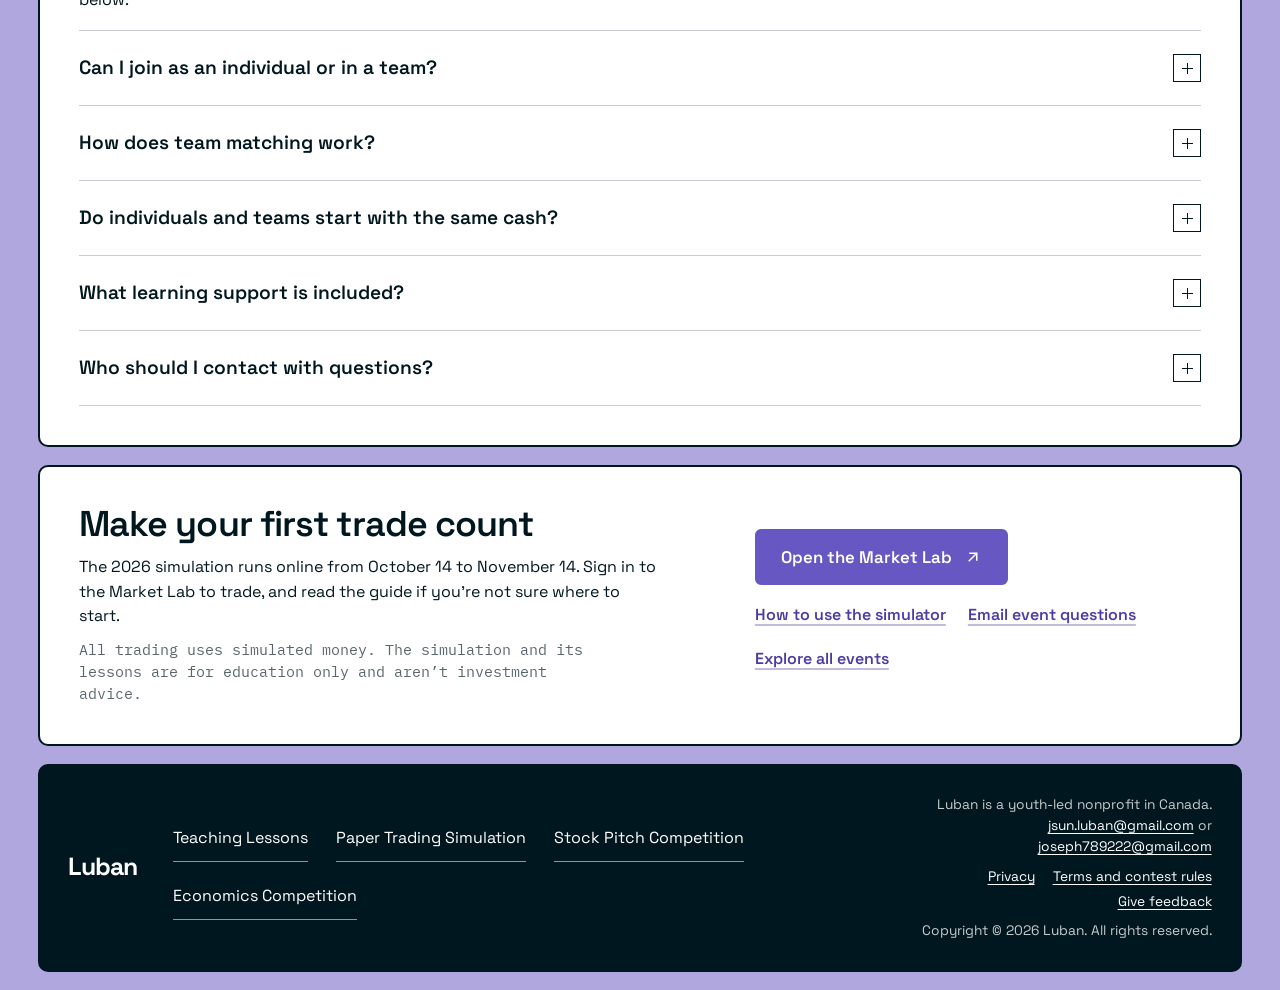
<file: paper-trading-simulation.html>
<!DOCTYPE html>
<html lang="en" class="no-js">
  <head>
    <meta charset="utf-8">
    <meta name="viewport" content="width=device-width, initial-scale=1">
    <meta
      name="description"
      content="Explore the published format, schedule, eligibility, and prize structure for Luban's 2026 Paper Trading Simulation.">
    <title>Paper Trading Simulation 2026 | Luban</title>

    <script>
      document.documentElement.classList.replace("no-js", "js");
    </script>
    <link rel="preconnect" href="https://fonts.googleapis.com">
    <link rel="preconnect" href="https://fonts.gstatic.com" crossorigin>
    <link
      href="https://fonts.googleapis.com/css2?family=IBM+Plex+Mono:wght@400;500;600&amp;family=Space+Grotesk:wght@400;500;600;700&amp;display=swap"
      rel="stylesheet">
    <link rel="stylesheet" href="assets/css/home.css">
    <link rel="stylesheet" href="assets/css/competition.css?v=20260917-stack">
    <link rel="stylesheet" href="assets/css/site.css">
    <script defer src="assets/js/home.js?v=20260917-accordion"></script>
  </head>

  <body class="competition-document">
    <a class="skip-link" href="#main-content">Skip to main content</a>

    <header class="site-header" data-site-header>
      <div class="site-header__row page-frame">
        <a class="wordmark" href="index.html#top" aria-label="Luban home">
          <svg class="wordmark__mark" aria-hidden="true" viewBox="6 14 180 124"><g fill="none" stroke-linecap="round" stroke-linejoin="round"><path d="M65 88.5 V23 Q65 20.5 67.5 20.5 H72 Q74.5 20.5 74.5 23 V87.8 M126 88.5 V23 Q126 20.5 123.5 20.5 H119 Q116.5 20.5 116.5 23 V87.8" stroke-width="5.5"/><path d="M74.5 23 H116.5 M74.5 30.5 H116.5" stroke-width="4.5"/><path d="M65 27 Q38 60 10.5 82 M126 27 Q153 60 180.5 82" stroke-width="5.5"/><path d="M38.5 56.6 V91.9 M152.5 56.6 V91.9" stroke-width="5"/><path d="M12 98 Q95.5 78 179 98 L179 104.5 Q95.5 86.5 12 104.5 Z" stroke-width="4.5"/><path d="M24.5 133.5 V122.5 A12.5 12.5 0 0 1 49.5 122.5 V133.5 Z M166.5 133.5 V122.5 A12.5 12.5 0 0 0 141.5 122.5 V133.5 Z" stroke-width="5"/></g></svg>
          <span class="wordmark__name">Luban</span>
          <span class="wordmark__descriptor">Youth-led nonprofit</span>
        </a>

        <nav
          class="primary-nav"
          id="primary-nav"
          aria-label="Main navigation"
          data-primary-nav
        >
          <ul>
            <li><a href="index.html#top" data-nav-link>Home</a></li>
            <li class="nav-dropdown nav-dropdown--current" data-nav-dropdown>
              <span class="nav-dropdown__trigger">
                <a href="index.html#programs" data-nav-link>Events</a>
                <button
                  class="nav-dropdown__toggle"
                  type="button"
                  aria-expanded="false"
                  aria-controls="event-nav-menu"
                  aria-label="Show event links"
                  data-nav-dropdown-toggle
                >
                  <svg aria-hidden="true" viewBox="0 0 16 16">
                    <path d="m4 6 4 4 4-4"></path>
                  </svg>
                </button>
              </span>
              <ul class="nav-dropdown__menu" id="event-nav-menu">
                <li>
                  <a href="paper-trading-simulation.html" aria-current="page"
                    >Paper Trading Simulation</a
                  >
                </li>
                <li>
                  <a href="discovering-entrepreneurship.html"
                    >Discovering Entrepreneurship</a
                  >
                </li>
                <li><a href="spc.html">Stock Pitch Competition</a></li>
                <li><a href="econ.html">Econ Competition</a></li>
              </ul>
            </li>
            <li><a href="index.html#about" data-nav-link>About</a></li>
            <li><a href="index.html#contact" data-nav-link>Contact Us</a></li>
          </ul>
        </nav>

        <div class="header-actions">
          <button
            class="header-control menu-toggle"
            type="button"
            aria-expanded="false"
            aria-controls="primary-nav"
            data-menu-toggle
          >
            <span>Menu</span>
            <span class="menu-toggle__mark" aria-hidden="true"
              ><span></span><span></span
            ></span>
          </button>
        </div>
      </div>
    </header>

    <main class="competition-page" id="main-content">
      <section
        class="event-hero page-frame"
        id="top"
        aria-labelledby="simulation-title"
      >
        <div class="tile event-hero__lead">
          <ul class="chips">
            <li class="chip chip--brand">2026 event</li>
            <li class="chip">Registration closed</li>
          </ul>
          <h1 id="simulation-title">Paper Trading Simulation</h1>
          <p class="event-hero__deck">
            Manage a portfolio of stocks, ETFs and crypto from October 14 to
            November 14, learn the basics of trading, and compete for cash
            prizes online.
          </p>
          <div class="event-hero__actions">
            <a
              class="action action--primary action--large"
              href="https://sim.lubancanada.com/sign-in"
            >
              <span>Open the Market Lab</span>
              <svg aria-hidden="true" viewBox="0 0 24 24">
                <path d="M7 17 17 7M8 7h9v9"></path>
              </svg>
            </a>
            <a class="action action--secondary action--large" href="sim-guide.html">
              <span>How to use the simulator</span>
            </a>
          </div>
          <div class="event-hero__more">
            <a class="text-link" href="#simulation-format">
              <span>How it works</span>
              <svg aria-hidden="true" viewBox="0 0 24 24">
                <path d="M12 5v13M7 13l5 5 5-5"></path>
              </svg>
            </a>
            <p>
              Questions?
              <a
                class="text-link"
                href="mailto:jsun.luban@gmail.com,joseph789222@gmail.com"
                >Email the event team</a
              >
            </p>
          </div>
        </div>

        <aside class="tile event-glance" aria-labelledby="glance-title">
          <header class="tile__head">
            <h2 id="glance-title">At a glance</h2>
            <p class="tile__meta">Online, in the Market Lab</p>
          </header>
          <dl class="glance">
            <div>
              <dt>Dates</dt>
              <dd>
                <time datetime="2026-10-14">Oct 14</time>&ndash;<time
                  datetime="2026-11-14"
                  >Nov 14, 2026</time
                >
              </dd>
            </div>
            <div>
              <dt>Who can join</dt>
              <dd>High school or university students</dd>
            </div>
            <div>
              <dt>Entry</dt>
              <dd>On your own or in a team of 2&ndash;4</dd>
            </div>
            <div>
              <dt>Starting cash</dt>
              <dd><span class="num">$100,000</span> simulated</dd>
            </div>
            <div>
              <dt>Prizes</dt>
              <dd class="num">$500 &middot; $200 &middot; $100</dd>
            </div>
            <div>
              <dt>Registration</dt>
              <dd class="glance__state">Closed</dd>
            </div>
          </dl>
          <p class="event-glance__note">
            Simulated money only. No trading experience needed.
          </p>
        </aside>
      </section>

      <section
        class="competition-sheet competition-learning page-frame"
        id="simulation-format"
        aria-labelledby="format-title"
      >
        <header class="competition-section-head">
          <h2 id="format-title">Start with the basics. Finish with a portfolio.</h2>
          <p>
            Any level of skill is welcome. The month runs in three parts, and
            the <a href="sim-guide.html">step-by-step guide</a> shows where
            every button in the Market Lab is and what it does.
          </p>
        </header>
        <ol class="event-steps">
          <li>
            <h3>Learn</h3>
            <p>
              Resources and lessons cover the basics of managing a portfolio
              and trading. Weekly info sessions bring in guest speakers.
            </p>
          </li>
          <li>
            <h3>Trade</h3>
            <p>
              Your team starts with $100,000 in simulated cash and trades
              stocks, ETFs and crypto in the Market Lab until November 14.
            </p>
          </li>
          <li>
            <h3>Compete</h3>
            <p>
              When the simulation closes, the three teams with the highest
              portfolio values win cash prizes.
            </p>
          </li>
        </ol>
        <figure class="competition-preview">
          <img
            src="assets/images/paper-trading-dashboard-preview.jpg"
            width="1280"
            height="1024"
            decoding="async"
            alt="The Luban Market Lab showing a team portfolio with its holdings, a stock quote with its price chart and order ticket, the team watchlist, and the competition leaderboard">
          <figcaption>The Market Lab. <a href="sim-guide.html">See how to use it</a>.</figcaption>
        </figure>
      </section>

      <section
        class="competition-sheet page-frame"
        aria-labelledby="schedule-title"
      >
        <header class="competition-section-head">
          <h2 id="schedule-title">2026 schedule</h2>
          <p>
            Registration is closed. The simulation runs online for a month,
            from October 14 to November 14. Weekly information sessions happen
            during the event, and we'll send session dates to participants by
            email.
          </p>
        </header>
        <div class="competition-schedule-layout">
          <ol class="competition-timeline">
            <li>
              <div class="competition-timeline__rail">
                <p class="competition-timeline__date">Done</p>
                <span>Registration</span>
              </div>
              <div class="competition-timeline__body">
                <h3>Registration is closed</h3>
                <p>
                  Teams are set. Every participant signs in to the Market Lab
                  with the email they registered with.
                </p>
              </div>
            </li>
            <li>
              <div class="competition-timeline__rail">
                <p class="competition-timeline__date">Start</p>
                <time datetime="2026-10-14T16:30-04:00">October 14, 2026, 4:30 p.m. ET</time>
              </div>
              <div class="competition-timeline__body">
                <h3>Portfolio simulation begins</h3>
                <p>
                  Trading opens in the
                  <a href="https://sim.lubancanada.com/sign-in">Market Lab</a>.
                  Every team starts with $100,000 in simulated cash.
                </p>
              </div>
            </li>
            <li>
              <div class="competition-timeline__rail">
                <p class="competition-timeline__date">During the event</p>
                <span class="competition-date-range">
                  <time datetime="2026-10-14">Oct 14</time>
                  <span aria-hidden="true">&ndash;</span>
                  <time datetime="2026-11-14">Nov 14</time>
                </span>
              </div>
              <div class="competition-timeline__body">
                <h3>Lessons and guest sessions</h3>
                <p>
                  Resources, lessons, and weekly information sessions support
                  participants as they learn the basics of portfolio
                  management and trading.
                </p>
              </div>
            </li>
            <li>
              <div class="competition-timeline__rail">
                <p class="competition-timeline__date">End</p>
                <time datetime="2026-11-14T23:59-05:00">November 14, 2026, 11:59 p.m. ET</time>
              </div>
              <div class="competition-timeline__body">
                <h3>Final values are compared</h3>
                <p>
                  The team with the highest portfolio value by the end of the
                  event receives the first-place cash prize.
                </p>
              </div>
            </li>
          </ol>

          <aside class="competition-side" aria-labelledby="entry-title">
            <h3 id="entry-title">Who can join?</h3>
            <p>
              You need to be a high school or university student. You don't
              need any trading experience.
            </p>
            <dl class="competition-format-list">
              <div>
                <dt>Eligibility</dt>
                <dd>High school and university students.</dd>
              </div>
              <div>
                <dt>Team size</dt>
                <dd>Individual entry or teams of two to four.</dd>
              </div>
              <div>
                <dt>Matching</dt>
                <dd>
                  Individuals and incomplete teams may join other incomplete
                  teams or individuals.
                </dd>
              </div>
            </dl>
          </aside>
        </div>
      </section>

      <section
        class="competition-sheet page-frame"
        aria-labelledby="awards-title"
      >
        <header class="competition-section-head">
          <h2 id="awards-title">Cash prizes for the top three teams</h2>
          <p>
            The three teams with the highest portfolio values when the
            simulation closes win cash prizes, split evenly among each team's
            members. The full terms are in the
            <a href="terms.html">contest rules</a>.
          </p>
        </header>
        <ol class="competition-awards">
          <li>
            <h3>First place</h3>
            <p><strong>$500</strong> cash prize, split among team members.</p>
          </li>
          <li>
            <h3>Second place</h3>
            <p><strong>$200</strong> cash prize, split among team members.</p>
          </li>
          <li>
            <h3>Third place</h3>
            <p><strong>$100</strong> cash prize, split among team members.</p>
          </li>
        </ol>
      </section>

      <section
        class="competition-sheet competition-sheet--notes page-frame"
        aria-labelledby="faq-title"
      >
        <header class="competition-section-head">
          <h2 id="faq-title">Participation FAQ</h2>
          <p>
            Questions about entry, team matching, learning support, and
            registration are answered below.
          </p>
        </header>
        <div class="competition-accordion-group">
          <div class="competition-accordion" data-competition-accordion>
            <h3 class="competition-accordion__heading">
              <button
                class="competition-accordion__trigger"
                id="participation-team-entry-trigger"
                type="button"
                aria-expanded="false"
                aria-controls="participation-team-entry"
                data-accordion-trigger
              >
                <span>Can I join as an individual or in a team?</span>
                <span class="competition-accordion__mark" aria-hidden="true"
                  ><span></span><span></span
                ></span>
              </button>
            </h3>
            <div
              class="competition-accordion__panel"
              id="participation-team-entry"
              role="region"
              aria-labelledby="participation-team-entry-trigger"
              data-accordion-panel
              hidden
            >
              <p>
                You may register individually or in a team of two to four. Only
                one member of a team needs to sign up.
              </p>
            </div>
          </div>

          <div class="competition-accordion" data-competition-accordion>
            <h3 class="competition-accordion__heading">
              <button
                class="competition-accordion__trigger"
                id="participation-team-matching-trigger"
                type="button"
                aria-expanded="false"
                aria-controls="participation-team-matching"
                data-accordion-trigger
              >
                <span>How does team matching work?</span>
                <span class="competition-accordion__mark" aria-hidden="true"
                  ><span></span><span></span
                ></span>
              </button>
            </h3>
            <div
              class="competition-accordion__panel"
              id="participation-team-matching"
              role="region"
              aria-labelledby="participation-team-matching-trigger"
              data-accordion-panel
              hidden
            >
              <p>
                Individual applicants and incomplete teams may be matched with
                other incomplete teams or individuals.
              </p>
            </div>
          </div>

          <div class="competition-accordion" data-competition-accordion>
            <h3 class="competition-accordion__heading">
              <button
                class="competition-accordion__trigger"
                id="participation-starting-point-trigger"
                type="button"
                aria-expanded="false"
                aria-controls="participation-starting-point"
                data-accordion-trigger
              >
                <span>Do individuals and teams start with the same cash?</span>
                <span class="competition-accordion__mark" aria-hidden="true"
                  ><span></span><span></span
                ></span>
              </button>
            </h3>
            <div
              class="competition-accordion__panel"
              id="participation-starting-point"
              role="region"
              aria-labelledby="participation-starting-point-trigger"
              data-accordion-panel
              hidden
            >
              <p>
                Yes. Every team, including solo entrants, starts with $100,000
                in simulated cash, and the rules are the same for everyone.
              </p>
            </div>
          </div>

          <div class="competition-accordion" data-competition-accordion>
            <h3 class="competition-accordion__heading">
              <button
                class="competition-accordion__trigger"
                id="participation-learning-support-trigger"
                type="button"
                aria-expanded="false"
                aria-controls="participation-learning-support"
                data-accordion-trigger
              >
                <span>What learning support is included?</span>
                <span class="competition-accordion__mark" aria-hidden="true"
                  ><span></span><span></span
                ></span>
              </button>
            </h3>
            <div
              class="competition-accordion__panel"
              id="participation-learning-support"
              role="region"
              aria-labelledby="participation-learning-support-trigger"
              data-accordion-panel
              hidden
            >
              <p>
                Resources and lessons cover the basics of managing a portfolio
                and trading, with weekly information sessions and guest speakers.
              </p>
            </div>
          </div>

          <div class="competition-accordion" data-competition-accordion>
            <h3 class="competition-accordion__heading">
              <button
                class="competition-accordion__trigger"
                id="participation-questions-trigger"
                type="button"
                aria-expanded="false"
                aria-controls="participation-questions"
                data-accordion-trigger
              >
                <span>Who should I contact with questions?</span>
                <span class="competition-accordion__mark" aria-hidden="true"
                  ><span></span><span></span
                ></span>
              </button>
            </h3>
            <div
              class="competition-accordion__panel"
              id="participation-questions"
              role="region"
              aria-labelledby="participation-questions-trigger"
              data-accordion-panel
              hidden
            >
              <p>
                Email
                <a href="mailto:jsun.luban@gmail.com">jsun.luban@gmail.com</a> or <a href="mailto:joseph789222@gmail.com">joseph789222@gmail.com</a>
                with event questions. Registration is closed.
              </p>
            </div>
          </div>
        </div>
      </section>

      <section class="tile event-close page-frame" aria-labelledby="close-title">
        <div class="event-close__copy">
          <h2 id="close-title">Make your first trade count</h2>
          <p>
            The 2026 simulation runs online from October 14 to November 14. Sign in to the Market Lab to trade, and read the guide if you&rsquo;re not sure where to start.
          </p>
          <p class="competition-disclaimer">
            All trading uses simulated money. The simulation and its lessons are for education only and aren&rsquo;t investment advice.
          </p>
        </div>
        <div class="event-close__actions">
          <a class="action action--primary action--large" href="https://sim.lubancanada.com/sign-in">
              <span>Open the Market Lab</span>
              <svg aria-hidden="true" viewBox="0 0 24 24"><path d="M7 17 17 7M8 7h9v9"></path></svg>
            </a>
          <p class="event-close__links">
            <a class="text-link" href="sim-guide.html"><span>How to use the simulator</span></a>
            <a class="text-link" href="mailto:jsun.luban@gmail.com,joseph789222@gmail.com"><span>Email event questions</span></a>
            <a class="text-link" href="index.html#programs"><span>Explore all events</span></a>
          </p>
        </div>
      </section>
    </main>

    <footer class="site-footer">
      <div class="site-footer__grid page-frame">
        <a class="site-footer__wordmark" href="index.html#top">Luban</a>
        <nav aria-label="Featured event pages">
          <a href="index.html#teaching-lessons">Teaching Lessons</a>
          <a href="paper-trading-simulation.html" aria-current="page"
            >Paper Trading Simulation</a
          >
          <a href="spc.html">Stock Pitch Competition</a>
          <a href="econ.html">Economics Competition</a>
        </nav>
        <div class="site-footer__meta">
          <p>
            Luban is a youth-led nonprofit in Canada.
            <a href="mailto:jsun.luban@gmail.com">jsun.luban@gmail.com</a> or <a href="mailto:joseph789222@gmail.com">joseph789222@gmail.com</a>
          </p>
          <p>
            <a href="privacy.html">Privacy</a>
            <a href="terms.html">Terms and contest rules</a>
            <a href="https://sim.lubancanada.com/feedback?topic=website">Give feedback</a>
          </p>
          <p>Copyright &copy; 2026 Luban. All rights reserved.</p>
        </div>
      </div>
    </footer>
  </body>
</html>
</file>
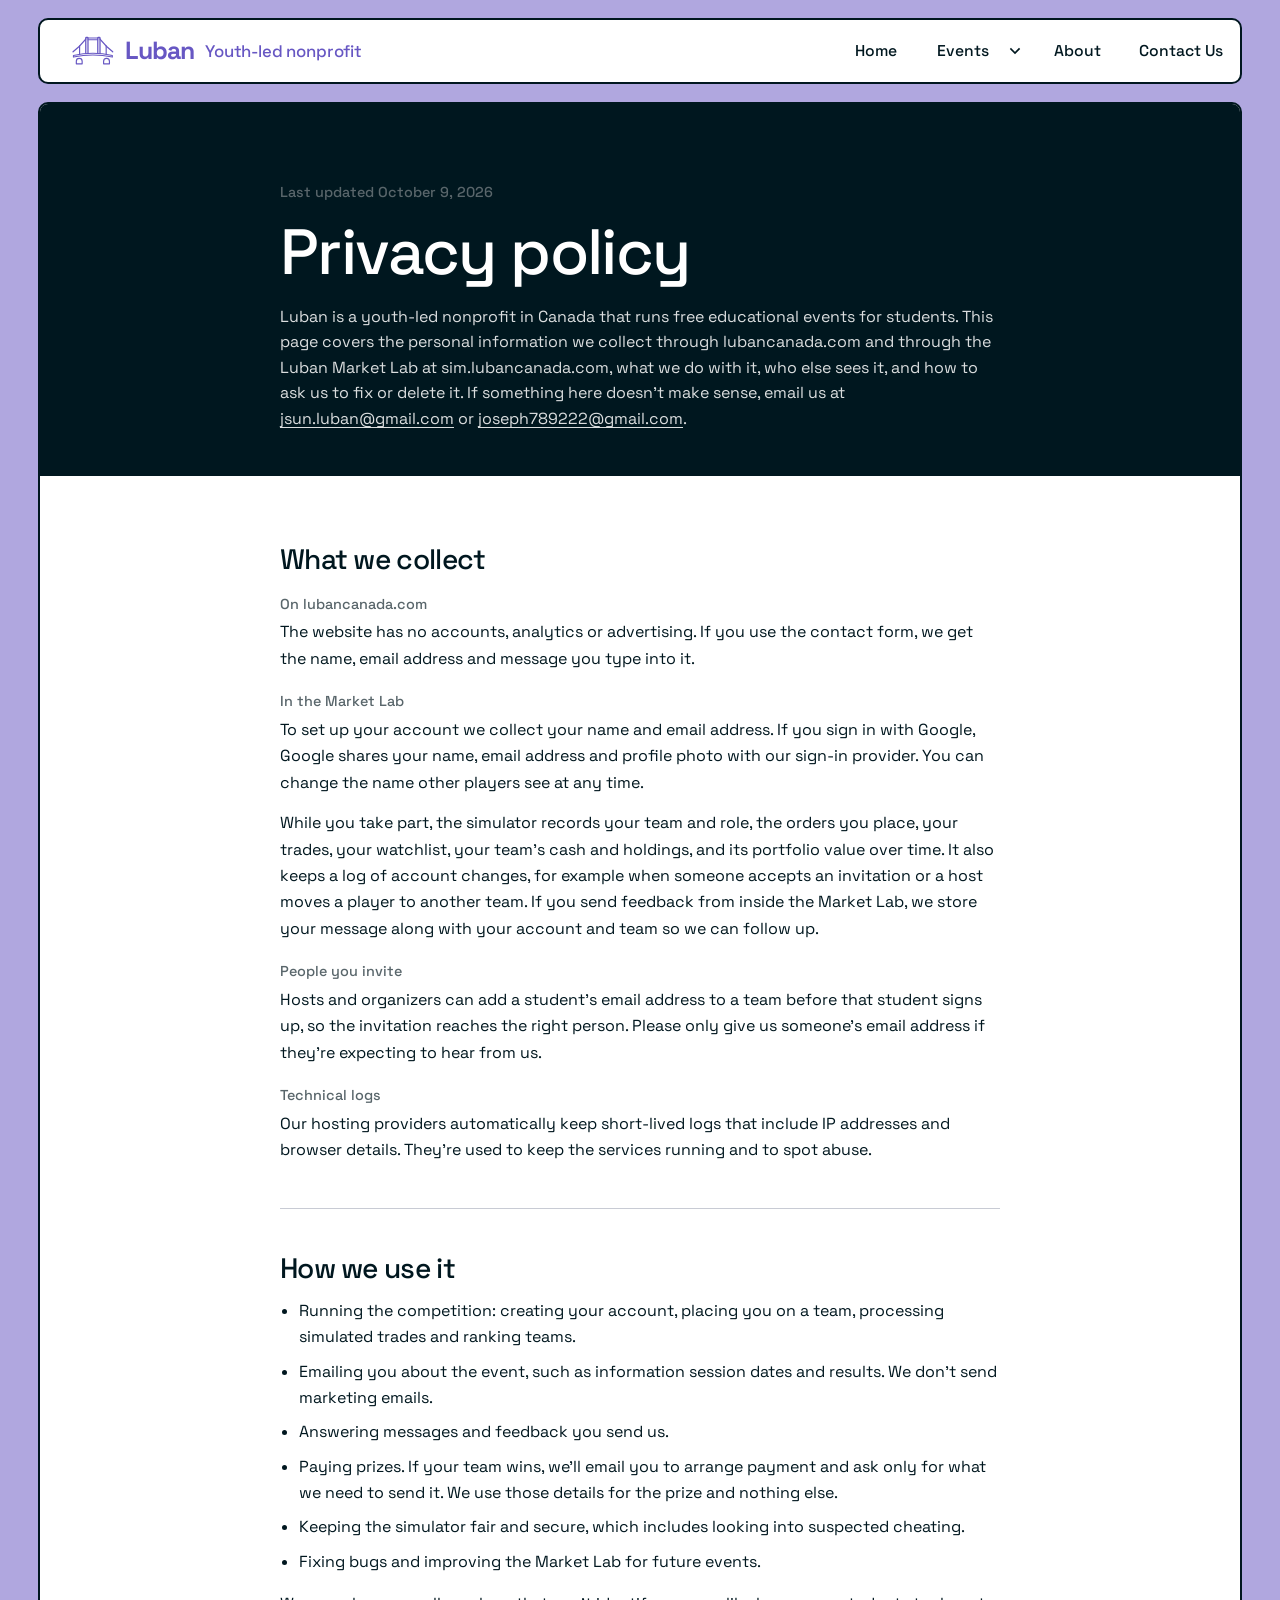
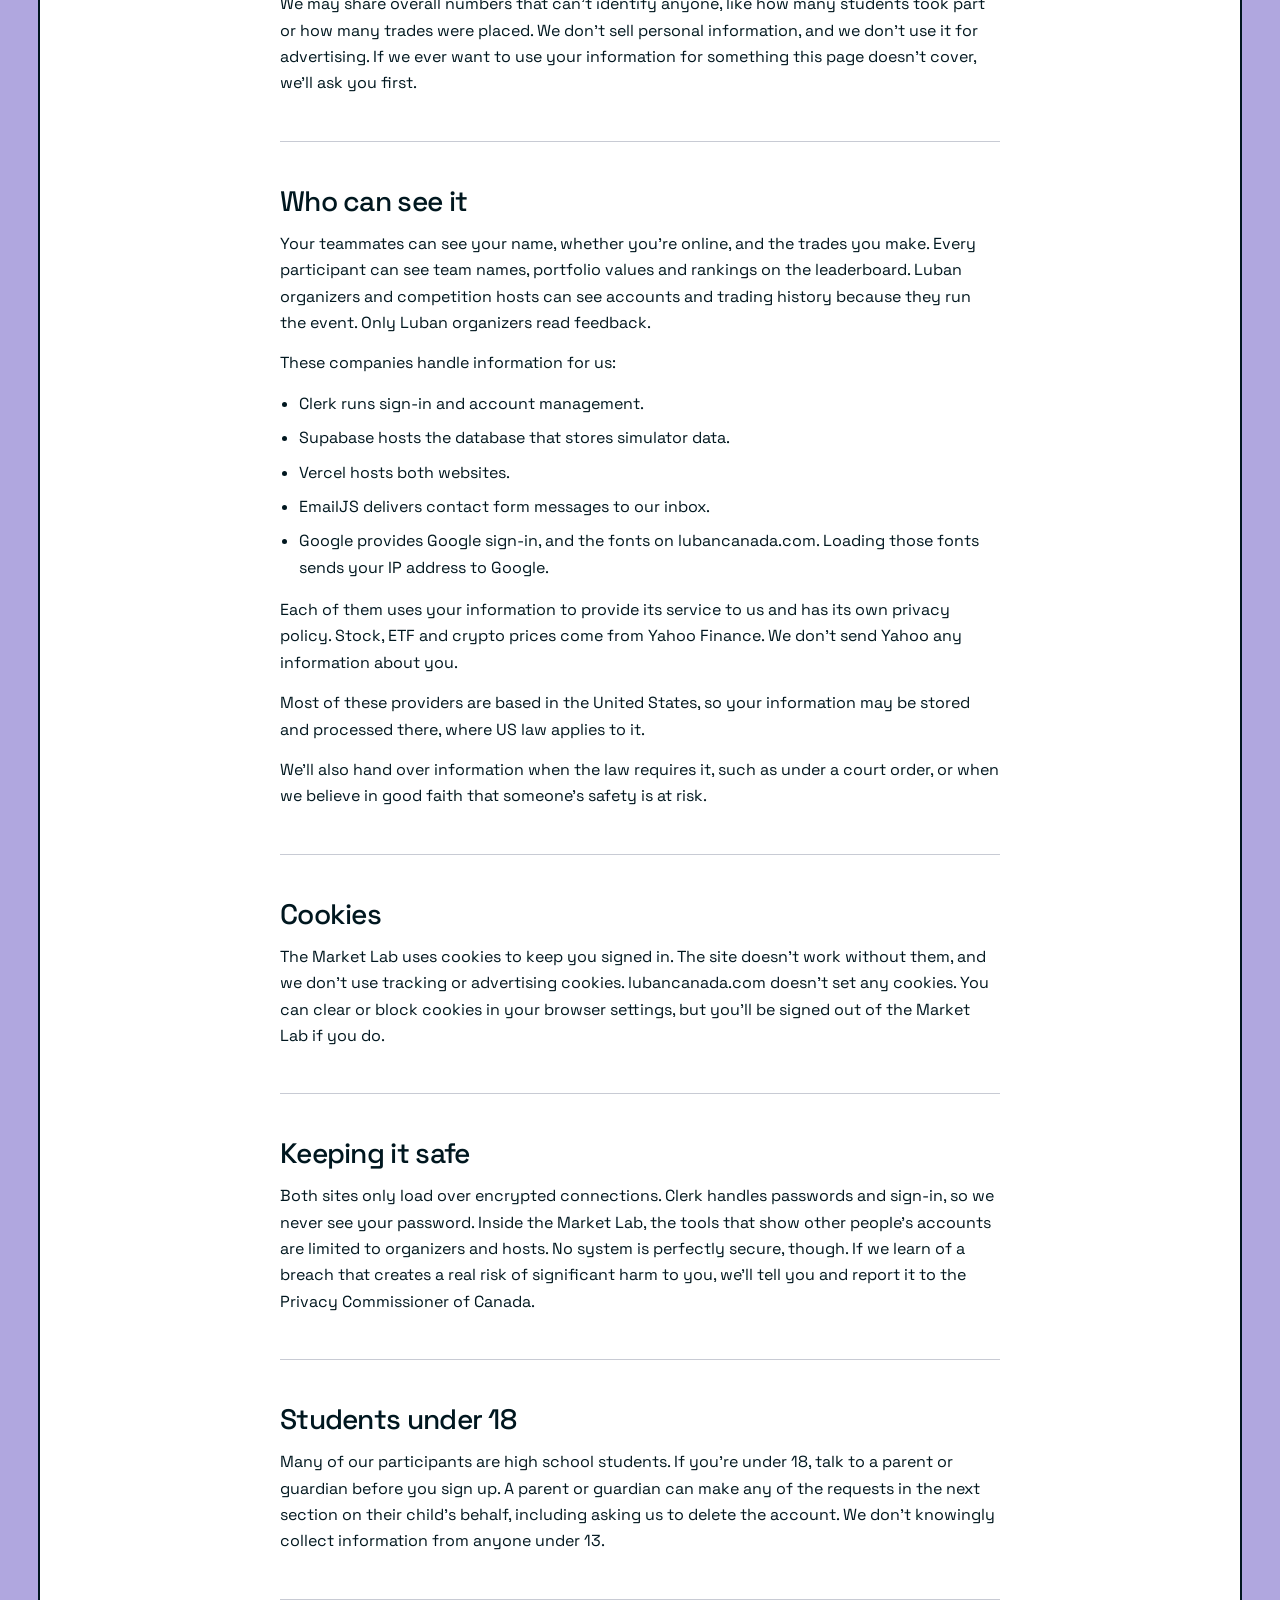
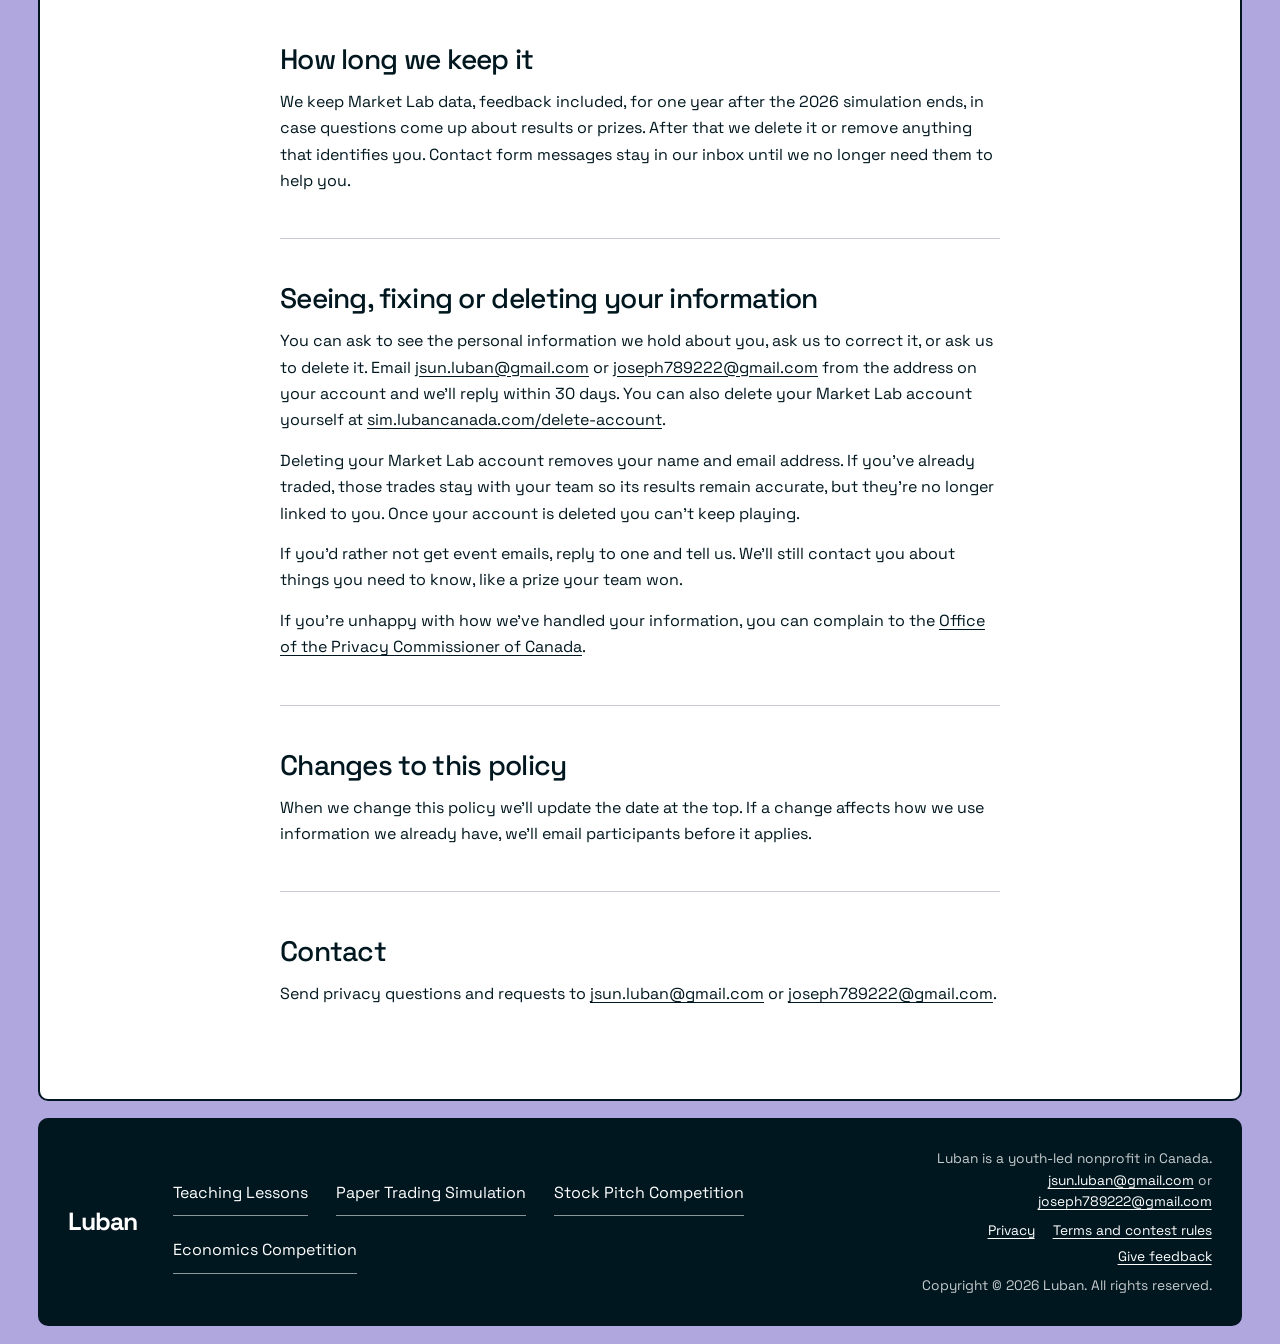
<file: privacy.html>
<!DOCTYPE html>
<html lang="en" class="no-js">
  <head>
    <meta charset="utf-8">
    <meta name="viewport" content="width=device-width, initial-scale=1">
    <meta
      name="description"
      content="How Luban collects, uses and protects personal information on lubancanada.com and the Luban Market Lab.">
    <title>Privacy policy | Luban</title>

    <script>
      document.documentElement.classList.replace("no-js", "js");
    </script>
    <link rel="preconnect" href="https://fonts.googleapis.com">
    <link rel="preconnect" href="https://fonts.gstatic.com" crossorigin>
    <link
      href="https://fonts.googleapis.com/css2?family=IBM+Plex+Mono:wght@400;500;600&amp;family=Space+Grotesk:wght@400;500;600;700&amp;display=swap"
      rel="stylesheet">
    <link rel="stylesheet" href="assets/css/home.css">
    <link rel="stylesheet" href="assets/css/competition.css?v=20260917-stack">
    <link rel="stylesheet" href="assets/css/site.css">
    <script defer src="assets/js/home.js?v=20260917-accordion"></script>
  </head>

  <body class="competition-document">
    <a class="skip-link" href="#main-content">Skip to main content</a>

    <header class="site-header" data-site-header>
      <div class="site-header__row page-frame">
        <a class="wordmark" href="index.html#top" aria-label="Luban home">
          <svg class="wordmark__mark" aria-hidden="true" viewBox="6 14 180 124"><g fill="none" stroke-linecap="round" stroke-linejoin="round"><path d="M65 88.5 V23 Q65 20.5 67.5 20.5 H72 Q74.5 20.5 74.5 23 V87.8 M126 88.5 V23 Q126 20.5 123.5 20.5 H119 Q116.5 20.5 116.5 23 V87.8" stroke-width="5.5"/><path d="M74.5 23 H116.5 M74.5 30.5 H116.5" stroke-width="4.5"/><path d="M65 27 Q38 60 10.5 82 M126 27 Q153 60 180.5 82" stroke-width="5.5"/><path d="M38.5 56.6 V91.9 M152.5 56.6 V91.9" stroke-width="5"/><path d="M12 98 Q95.5 78 179 98 L179 104.5 Q95.5 86.5 12 104.5 Z" stroke-width="4.5"/><path d="M24.5 133.5 V122.5 A12.5 12.5 0 0 1 49.5 122.5 V133.5 Z M166.5 133.5 V122.5 A12.5 12.5 0 0 0 141.5 122.5 V133.5 Z" stroke-width="5"/></g></svg>
          <span class="wordmark__name">Luban</span>
          <span class="wordmark__descriptor">Youth-led nonprofit</span>
        </a>

        <nav
          class="primary-nav"
          id="primary-nav"
          aria-label="Main navigation"
          data-primary-nav
        >
          <ul>
            <li><a href="index.html#top" data-nav-link>Home</a></li>
            <li class="nav-dropdown" data-nav-dropdown>
              <span class="nav-dropdown__trigger">
                <a href="index.html#programs" data-nav-link>Events</a>
                <button
                  class="nav-dropdown__toggle"
                  type="button"
                  aria-expanded="false"
                  aria-controls="event-nav-menu"
                  aria-label="Show event links"
                  data-nav-dropdown-toggle
                >
                  <svg aria-hidden="true" viewBox="0 0 16 16">
                    <path d="m4 6 4 4 4-4"></path>
                  </svg>
                </button>
              </span>
              <ul class="nav-dropdown__menu" id="event-nav-menu">
                <li>
                  <a href="paper-trading-simulation.html"
                    >Paper Trading Simulation</a
                  >
                </li>
                <li>
                  <a href="discovering-entrepreneurship.html"
                    >Discovering Entrepreneurship</a
                  >
                </li>
                <li><a href="spc.html">Stock Pitch Competition</a></li>
                <li><a href="econ.html">Econ Competition</a></li>
              </ul>
            </li>
            <li><a href="index.html#about" data-nav-link>About</a></li>
            <li><a href="index.html#contact" data-nav-link>Contact Us</a></li>
          </ul>
        </nav>

        <div class="header-actions">
          <button
            class="header-control menu-toggle"
            type="button"
            aria-expanded="false"
            aria-controls="primary-nav"
            data-menu-toggle
          >
            <span>Menu</span>
            <span class="menu-toggle__mark" aria-hidden="true"
              ><span></span><span></span
            ></span>
          </button>
        </div>
      </div>
    </header>

    <main class="competition-page legal-page" id="main-content">
      <article class="legal-sheet page-frame" aria-labelledby="legal-title">
        <header class="legal-head">
          <p class="legal-head__date">Last updated October 9, 2026</p>
          <h1 id="legal-title">Privacy policy</h1>
          <p>
            Luban is a youth-led nonprofit in Canada that runs free educational
            events for students. This page covers the personal information we
            collect through lubancanada.com and through the Luban Market Lab at
            sim.lubancanada.com, what we do with it, who else sees it, and how
            to ask us to fix or delete it. If something here doesn't make
            sense, email us at
            <a href="mailto:jsun.luban@gmail.com">jsun.luban@gmail.com</a> or <a href="mailto:joseph789222@gmail.com">joseph789222@gmail.com</a>.
          </p>
        </header>

        <div class="legal-body">
          <section aria-labelledby="collect-title">
            <h2 id="collect-title">What we collect</h2>
            <h3>On lubancanada.com</h3>
            <p>
              The website has no accounts, analytics or advertising. If you use
              the contact form, we get the name, email address and message you
              type into it.
            </p>
            <h3>In the Market Lab</h3>
            <p>
              To set up your account we collect your name and email address.
              If you sign in with Google, Google shares your name, email
              address and profile photo with our sign-in provider. You can
              change the name other players see at any time.
            </p>
            <p>
              While you take part, the simulator records your team and role,
              the orders you place, your trades, your watchlist, your team's
              cash and holdings, and its portfolio value over time. It also
              keeps a log of account changes, for example when someone accepts
              an invitation or a host moves a player to another team. If you
              send feedback from inside the Market Lab, we store your message
              along with your account and team so we can follow up.
            </p>
            <h3>People you invite</h3>
            <p>
              Hosts and organizers can add a student's email address to a team
              before that student signs up, so the invitation reaches the right
              person. Please only give us someone's email address if they're
              expecting to hear from us.
            </p>
            <h3>Technical logs</h3>
            <p>
              Our hosting providers automatically keep short-lived logs that
              include IP addresses and browser details. They're used to keep
              the services running and to spot abuse.
            </p>
          </section>

          <section aria-labelledby="use-title">
            <h2 id="use-title">How we use it</h2>
            <ul>
              <li>
                Running the competition: creating your account, placing you on
                a team, processing simulated trades and ranking teams.
              </li>
              <li>
                Emailing you about the event, such as information session
                dates and results. We don't send marketing emails.
              </li>
              <li>Answering messages and feedback you send us.</li>
              <li>
                Paying prizes. If your team wins, we'll email you to arrange
                payment and ask only for what we need to send it. We use those
                details for the prize and nothing else.
              </li>
              <li>
                Keeping the simulator fair and secure, which includes looking
                into suspected cheating.
              </li>
              <li>Fixing bugs and improving the Market Lab for future events.</li>
            </ul>
            <p>
              We may share overall numbers that can't identify anyone, like how
              many students took part or how many trades were placed. We don't
              sell personal information, and we don't use it for advertising.
              If we ever want to use your information for something this page
              doesn't cover, we'll ask you first.
            </p>
          </section>

          <section aria-labelledby="share-title">
            <h2 id="share-title">Who can see it</h2>
            <p>
              Your teammates can see your name, whether you're online, and the
              trades you make. Every participant can see team names, portfolio
              values and rankings on the leaderboard. Luban organizers and
              competition hosts can see accounts and trading history because
              they run the event. Only Luban organizers read feedback.
            </p>
            <p>These companies handle information for us:</p>
            <ul>
              <li>Clerk runs sign-in and account management.</li>
              <li>Supabase hosts the database that stores simulator data.</li>
              <li>Vercel hosts both websites.</li>
              <li>EmailJS delivers contact form messages to our inbox.</li>
              <li>
                Google provides Google sign-in, and the fonts on
                lubancanada.com. Loading those fonts sends your IP address to
                Google.
              </li>
            </ul>
            <p>
              Each of them uses your information to provide its service to us
              and has its own privacy policy. Stock, ETF and crypto prices come
              from Yahoo Finance. We don't send Yahoo any information about
              you.
            </p>
            <p>
              Most of these providers are based in the United States, so your
              information may be stored and processed there, where US law
              applies to it.
            </p>
            <p>
              We'll also hand over information when the law requires it, such
              as under a court order, or when we believe in good faith that
              someone's safety is at risk.
            </p>
          </section>

          <section aria-labelledby="cookies-title">
            <h2 id="cookies-title">Cookies</h2>
            <p>
              The Market Lab uses cookies to keep you signed in. The site
              doesn't work without them, and we don't use tracking or
              advertising cookies. lubancanada.com doesn't set any cookies. You
              can clear or block cookies in your browser settings, but you'll
              be signed out of the Market Lab if you do.
            </p>
          </section>

          <section aria-labelledby="security-title">
            <h2 id="security-title">Keeping it safe</h2>
            <p>
              Both sites only load over encrypted connections. Clerk handles
              passwords and sign-in, so we never see your password. Inside the
              Market Lab, the tools that show other people's accounts are
              limited to organizers and hosts. No system is perfectly secure,
              though. If we learn of a breach that creates a real risk of
              significant harm to you, we'll tell you and report it to the
              Privacy Commissioner of Canada.
            </p>
          </section>

          <section aria-labelledby="minors-title">
            <h2 id="minors-title">Students under 18</h2>
            <p>
              Many of our participants are high school students. If you're
              under 18, talk to a parent or guardian before you sign up. A
              parent or guardian can make any of the requests in the next
              section on their child's behalf, including asking us to delete
              the account. We don't knowingly collect information from anyone
              under 13.
            </p>
          </section>

          <section aria-labelledby="retention-title">
            <h2 id="retention-title">How long we keep it</h2>
            <p>
              We keep Market Lab data, feedback included, for one year after
              the 2026 simulation ends, in case questions come up about results
              or prizes. After that we delete it or remove anything that
              identifies you. Contact form messages stay in our inbox until we
              no longer need them to help you.
            </p>
          </section>

          <section aria-labelledby="rights-title">
            <h2 id="rights-title">Seeing, fixing or deleting your information</h2>
            <p>
              You can ask to see the personal information we hold about you,
              ask us to correct it, or ask us to delete it. Email
              <a href="mailto:jsun.luban@gmail.com">jsun.luban@gmail.com</a> or <a href="mailto:joseph789222@gmail.com">joseph789222@gmail.com</a>
              from the address on your account and we'll reply within 30 days.
              You can also delete your Market Lab account yourself at
              <a href="https://sim.lubancanada.com/delete-account">sim.lubancanada.com/delete-account</a>.
            </p>
            <p>
              Deleting your Market Lab account removes your name and email
              address. If you've already traded, those trades stay with your
              team so its results remain accurate, but they're no longer linked
              to you. Once your account is deleted you can't keep playing.
            </p>
            <p>
              If you'd rather not get event emails, reply to one and tell us.
              We'll still contact you about things you need to know, like a
              prize your team won.
            </p>
            <p>
              If you're unhappy with how we've handled your information, you
              can complain to the
              <a href="https://www.priv.gc.ca/">Office of the Privacy Commissioner of Canada</a>.
            </p>
          </section>

          <section aria-labelledby="changes-title">
            <h2 id="changes-title">Changes to this policy</h2>
            <p>
              When we change this policy we'll update the date at the top. If a
              change affects how we use information we already have, we'll
              email participants before it applies.
            </p>
          </section>

          <section aria-labelledby="contact-title">
            <h2 id="contact-title">Contact</h2>
            <p>
              Send privacy questions and requests to
              <a href="mailto:jsun.luban@gmail.com">jsun.luban@gmail.com</a> or <a href="mailto:joseph789222@gmail.com">joseph789222@gmail.com</a>.
            </p>
          </section>
        </div>
      </article>
    </main>

    <footer class="site-footer">
      <div class="site-footer__grid page-frame">
        <a class="site-footer__wordmark" href="index.html#top">Luban</a>
        <nav aria-label="Featured event pages">
          <a href="index.html#teaching-lessons">Teaching Lessons</a>
          <a href="paper-trading-simulation.html"
            >Paper Trading Simulation</a
          >
          <a href="spc.html">Stock Pitch Competition</a>
          <a href="econ.html">Economics Competition</a>
        </nav>
        <div class="site-footer__meta">
          <p>
            Luban is a youth-led nonprofit in Canada.
            <a href="mailto:jsun.luban@gmail.com">jsun.luban@gmail.com</a> or <a href="mailto:joseph789222@gmail.com">joseph789222@gmail.com</a>
          </p>
          <p>
            <a href="privacy.html">Privacy</a>
            <a href="terms.html">Terms and contest rules</a>
            <a href="https://sim.lubancanada.com/feedback?topic=website">Give feedback</a>
          </p>
          <p>Copyright &copy; 2026 Luban. All rights reserved.</p>
        </div>
      </div>
    </footer>
  </body>
</html>
</file>
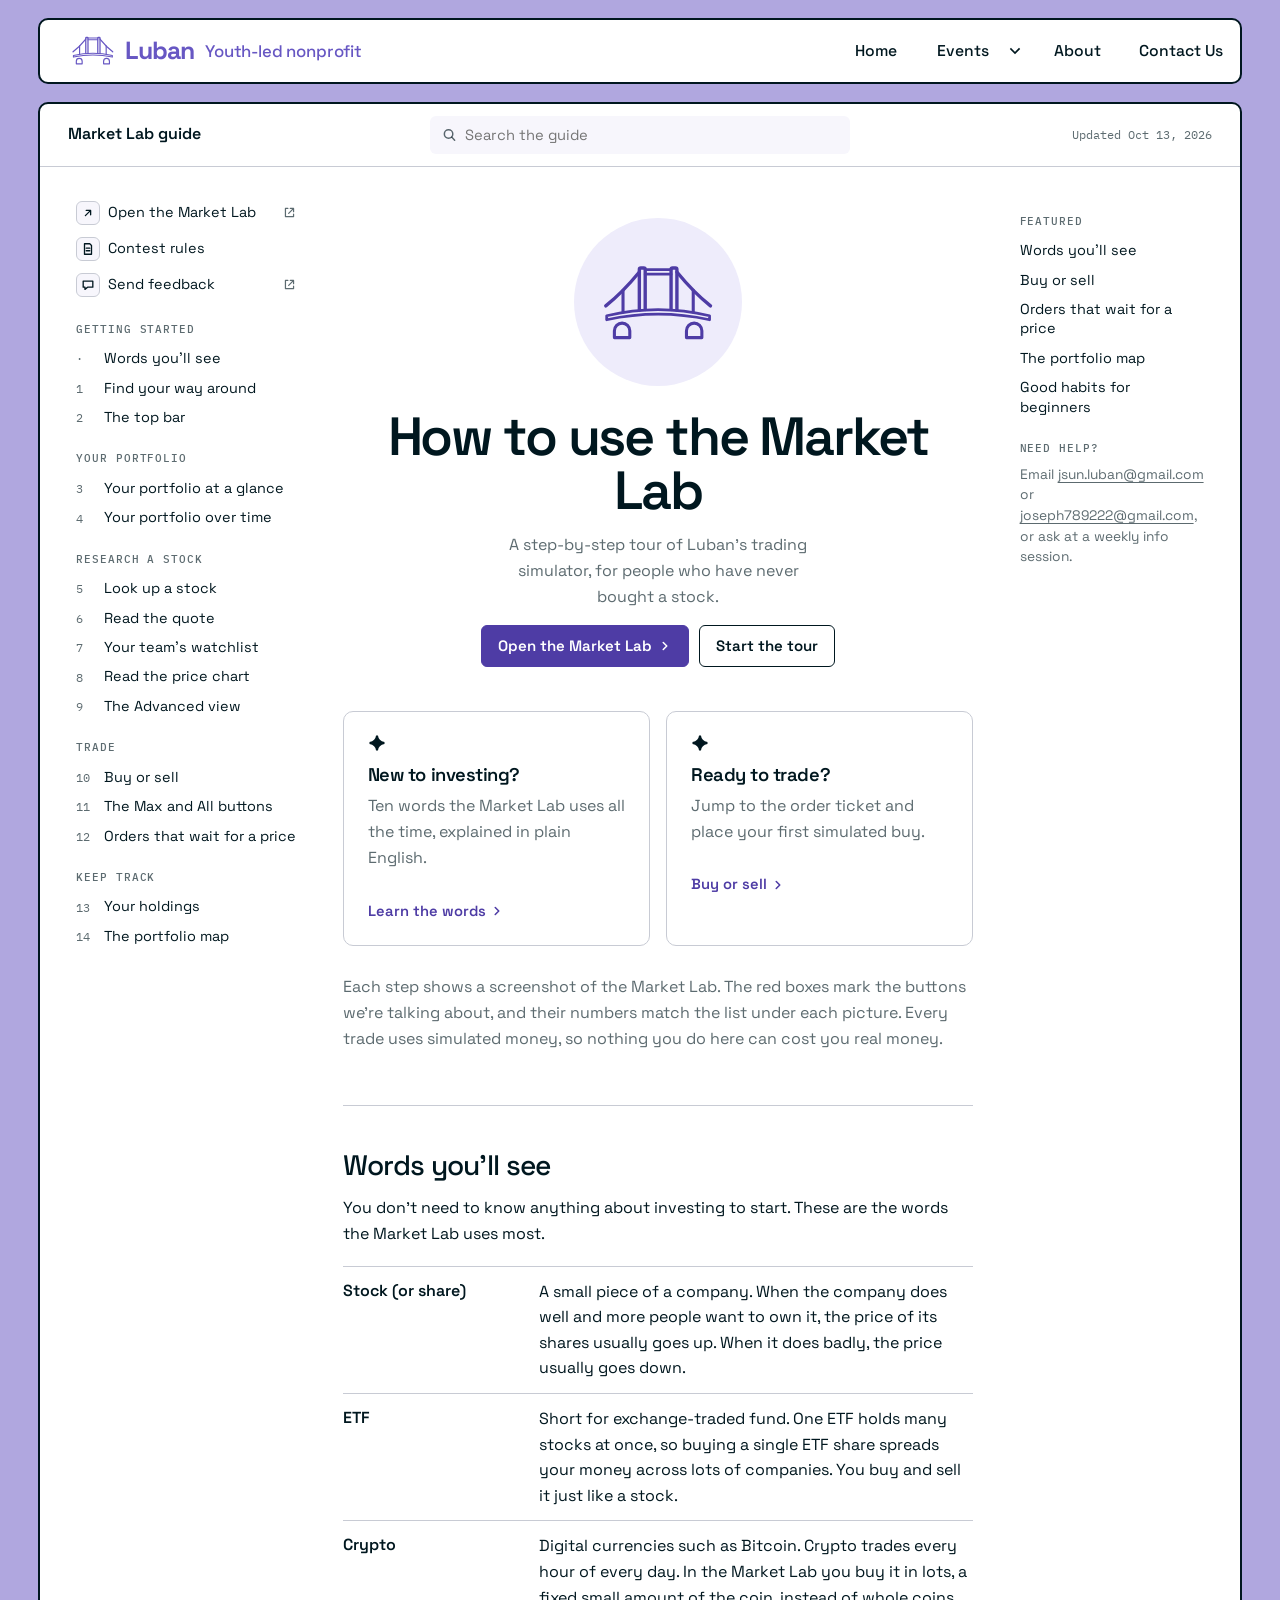
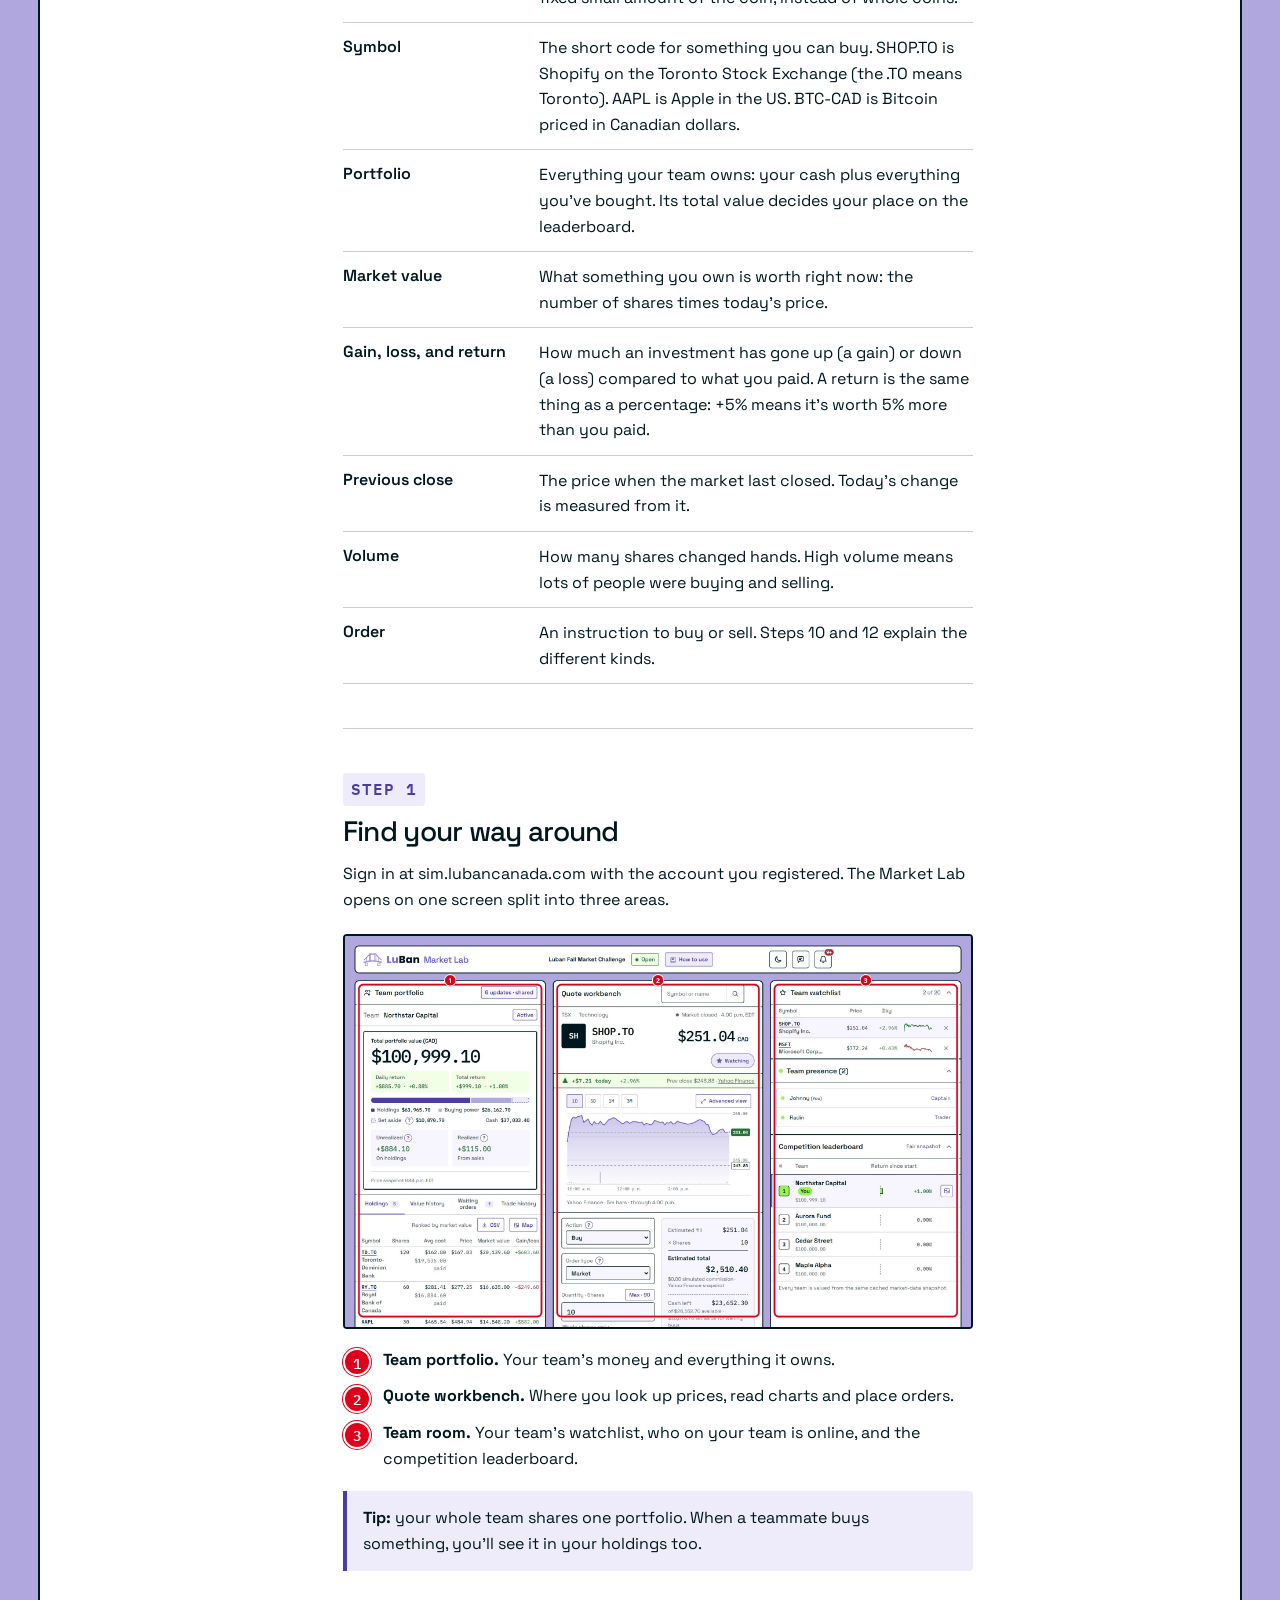
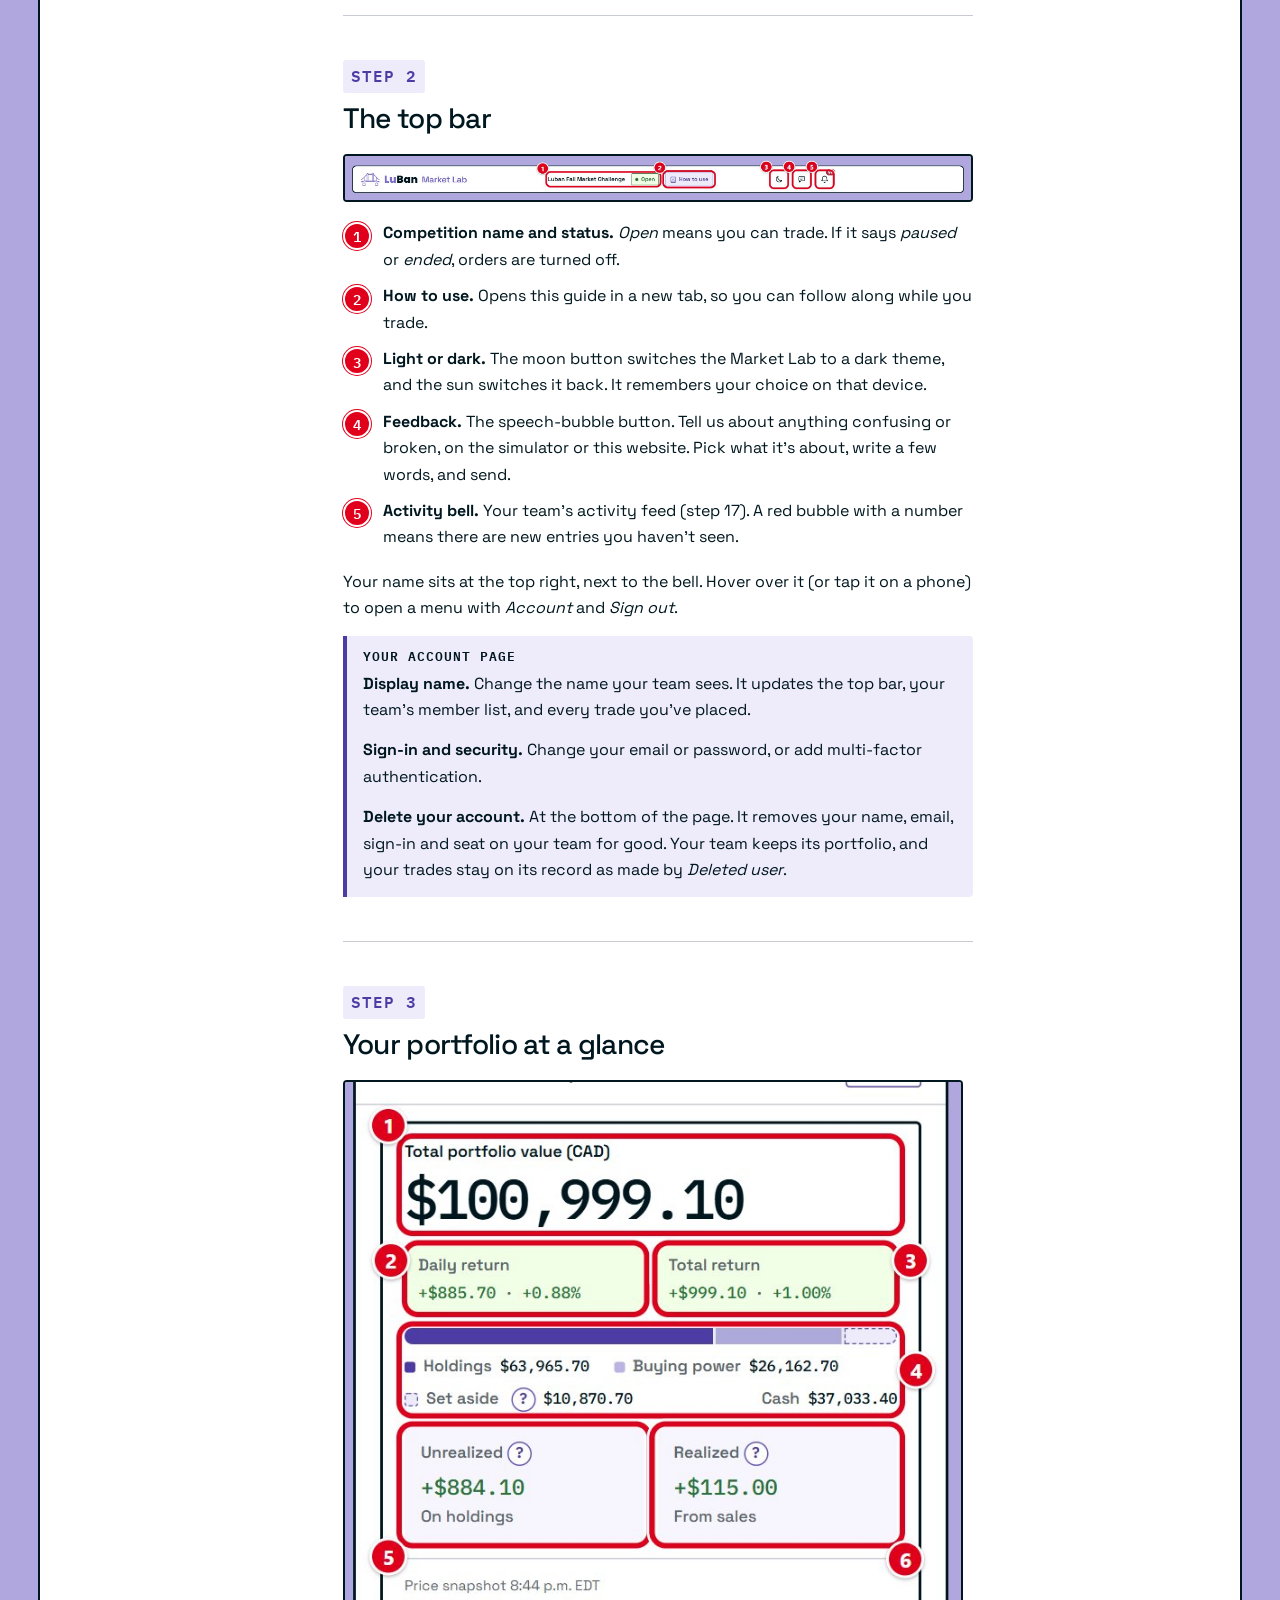
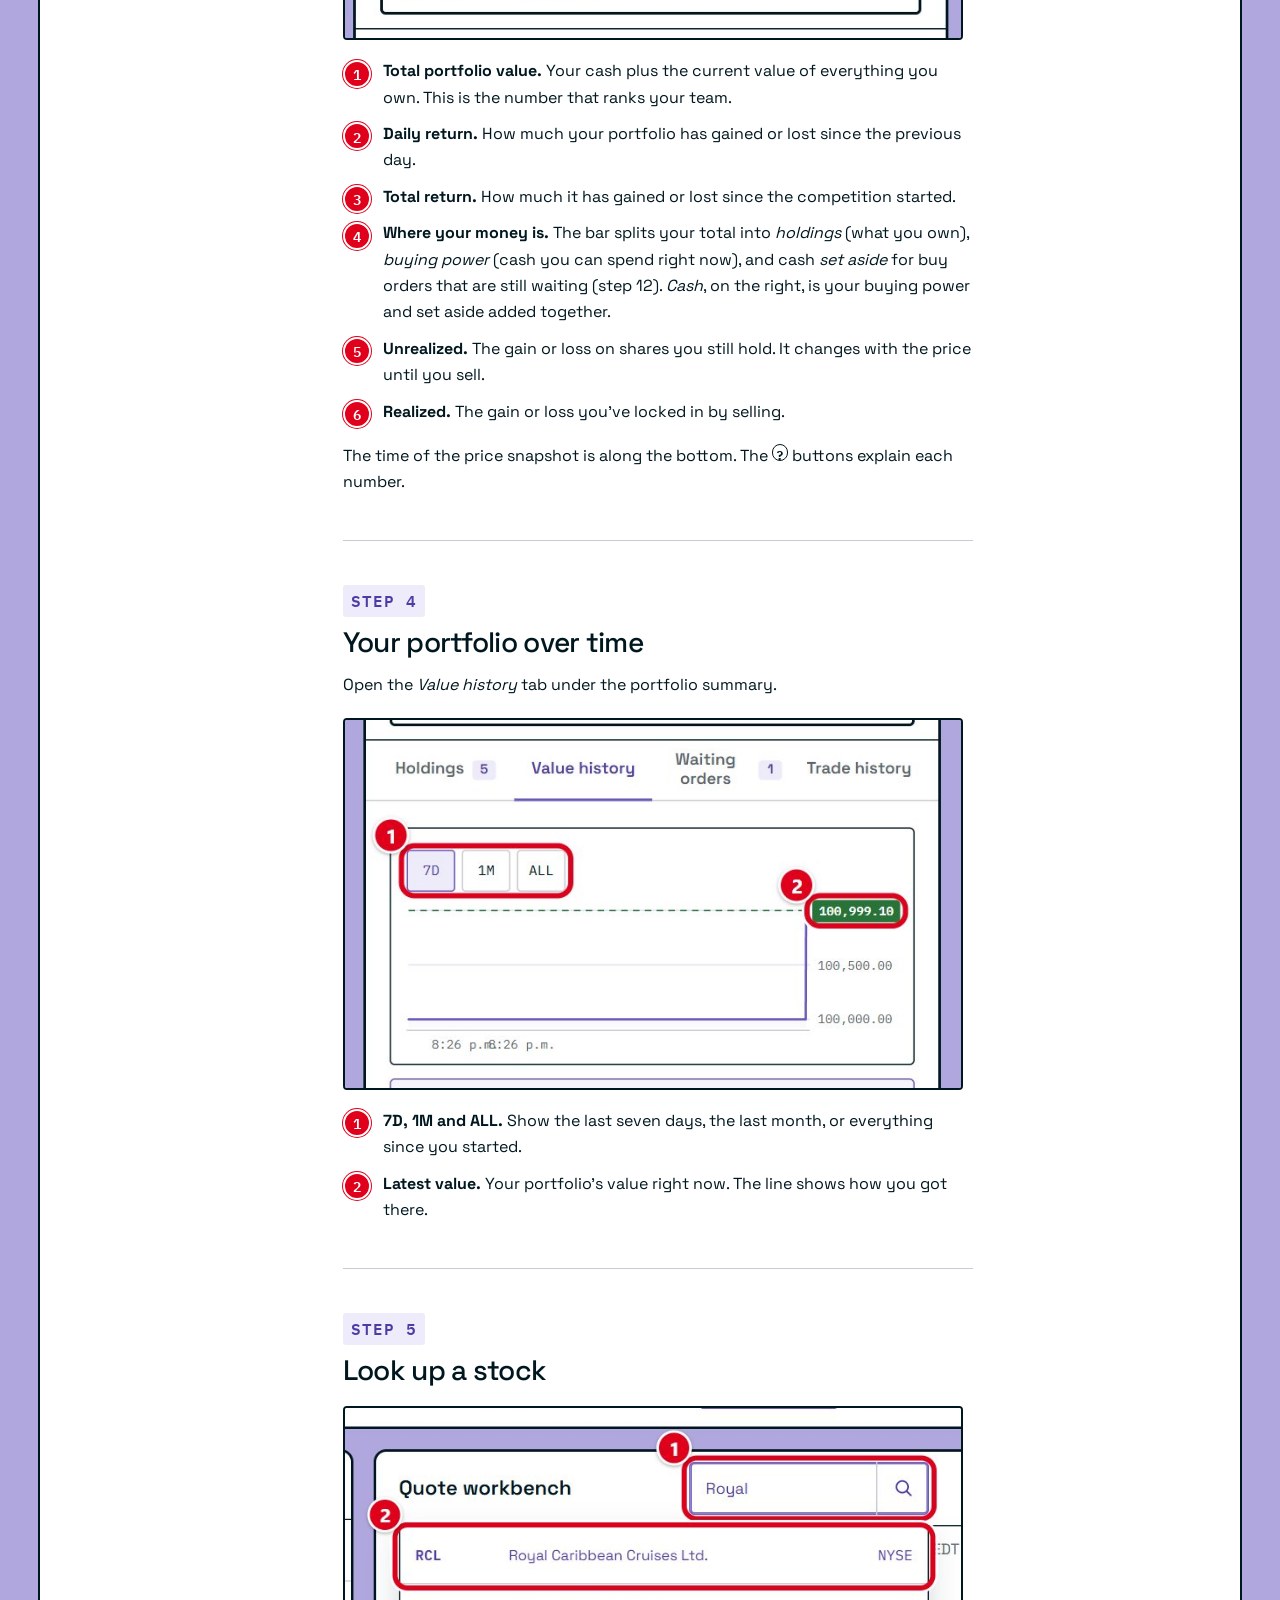
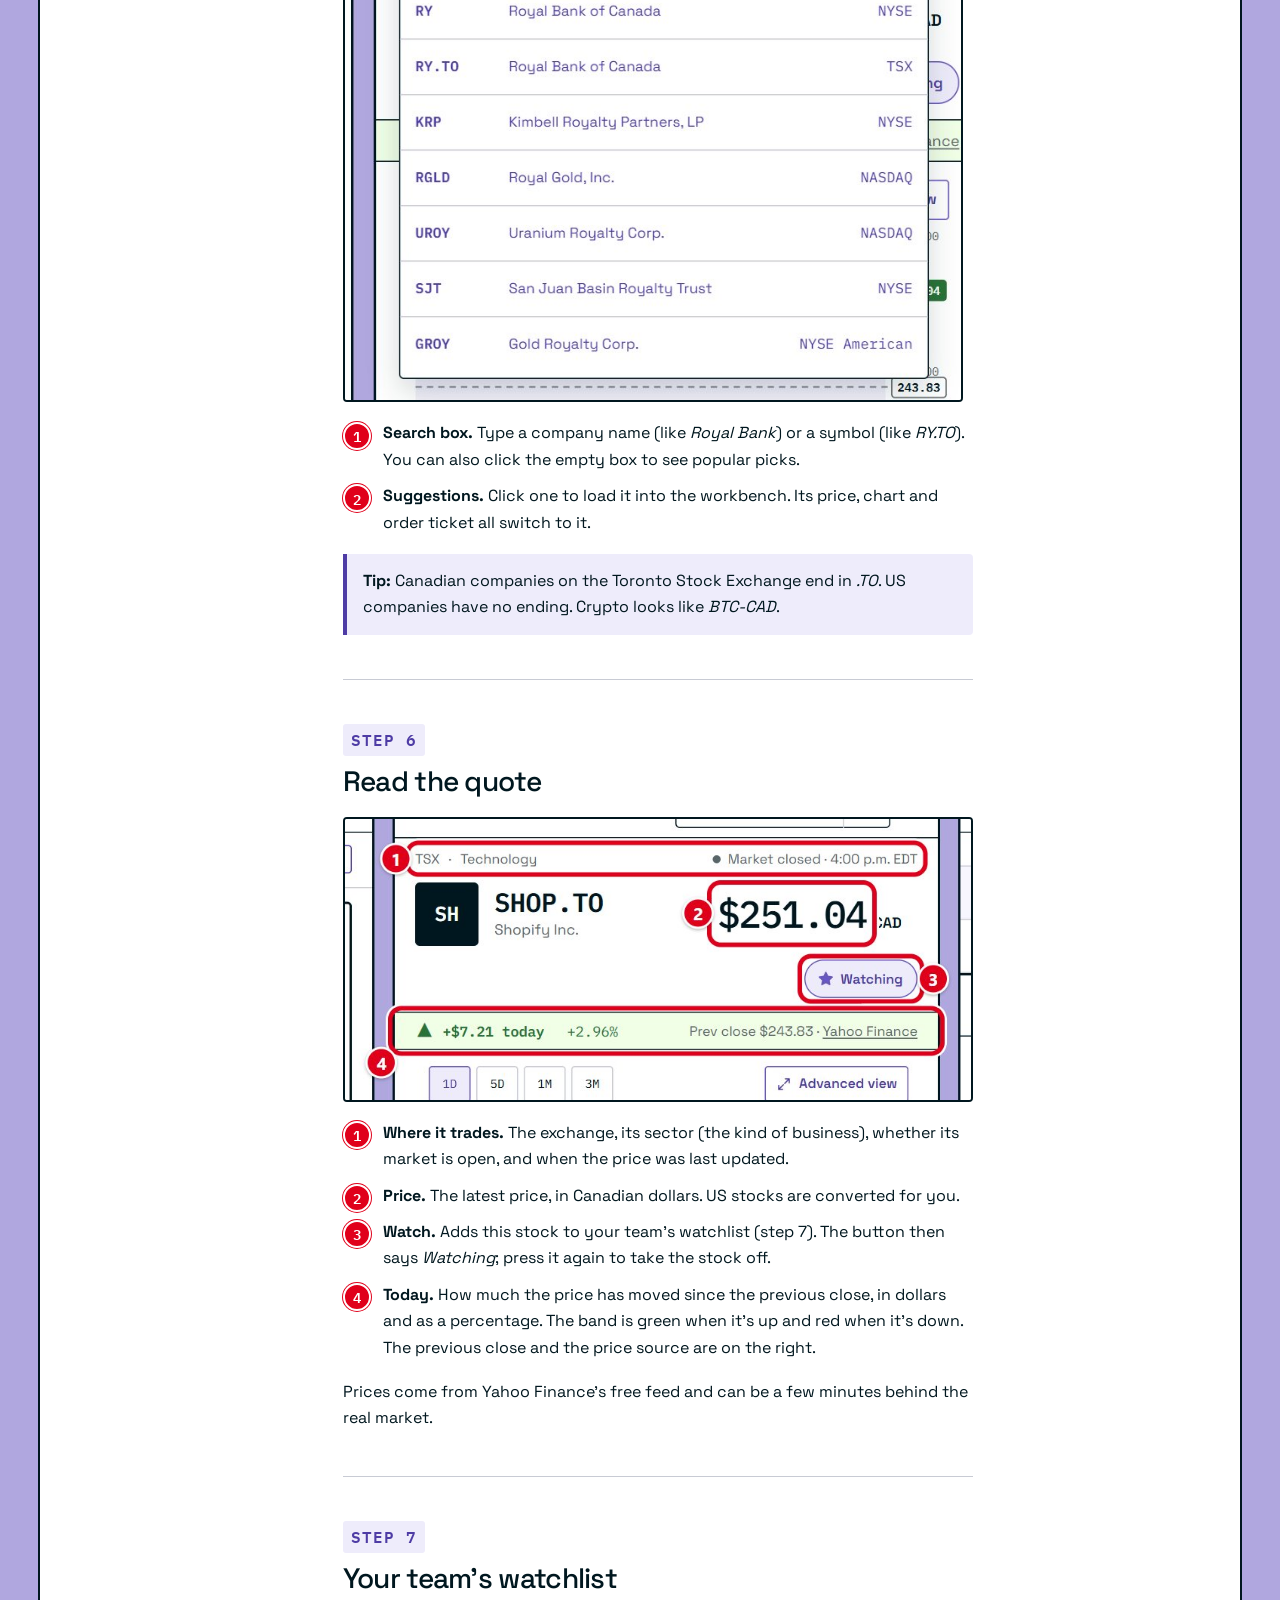
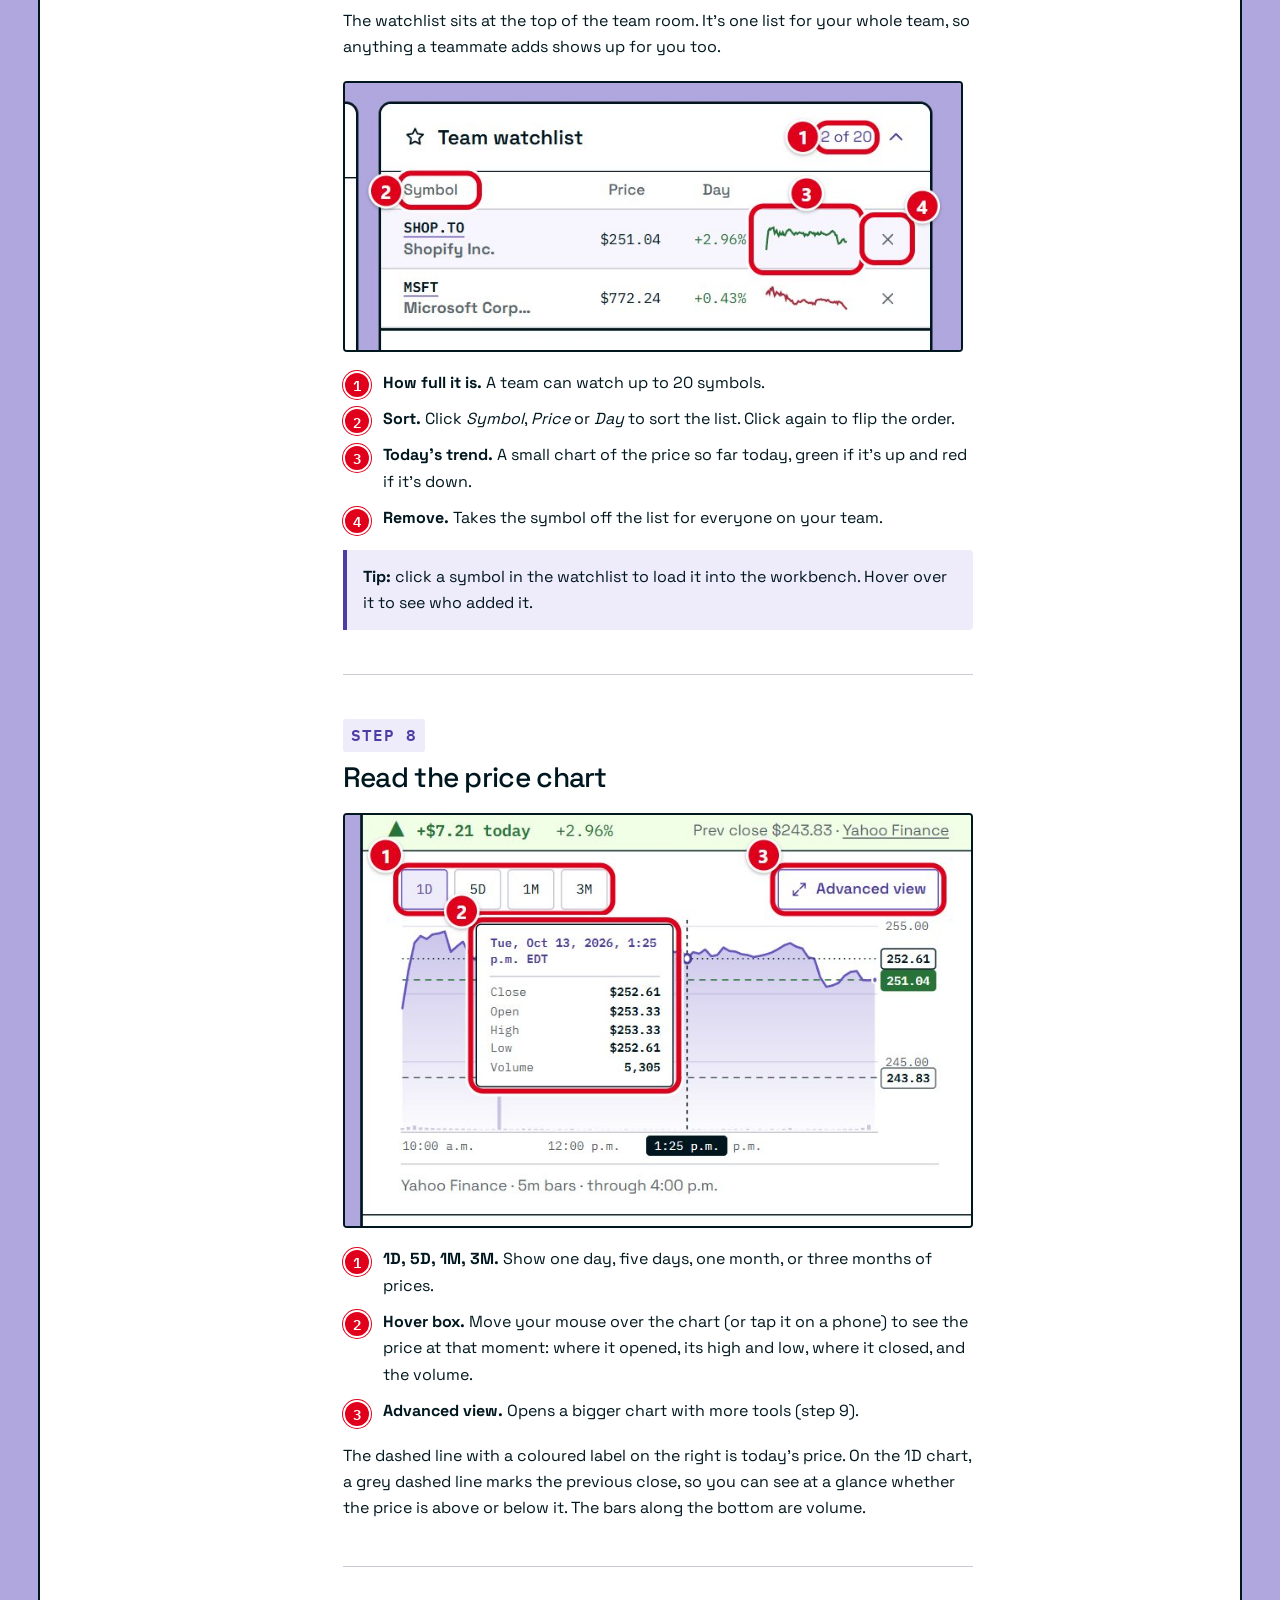
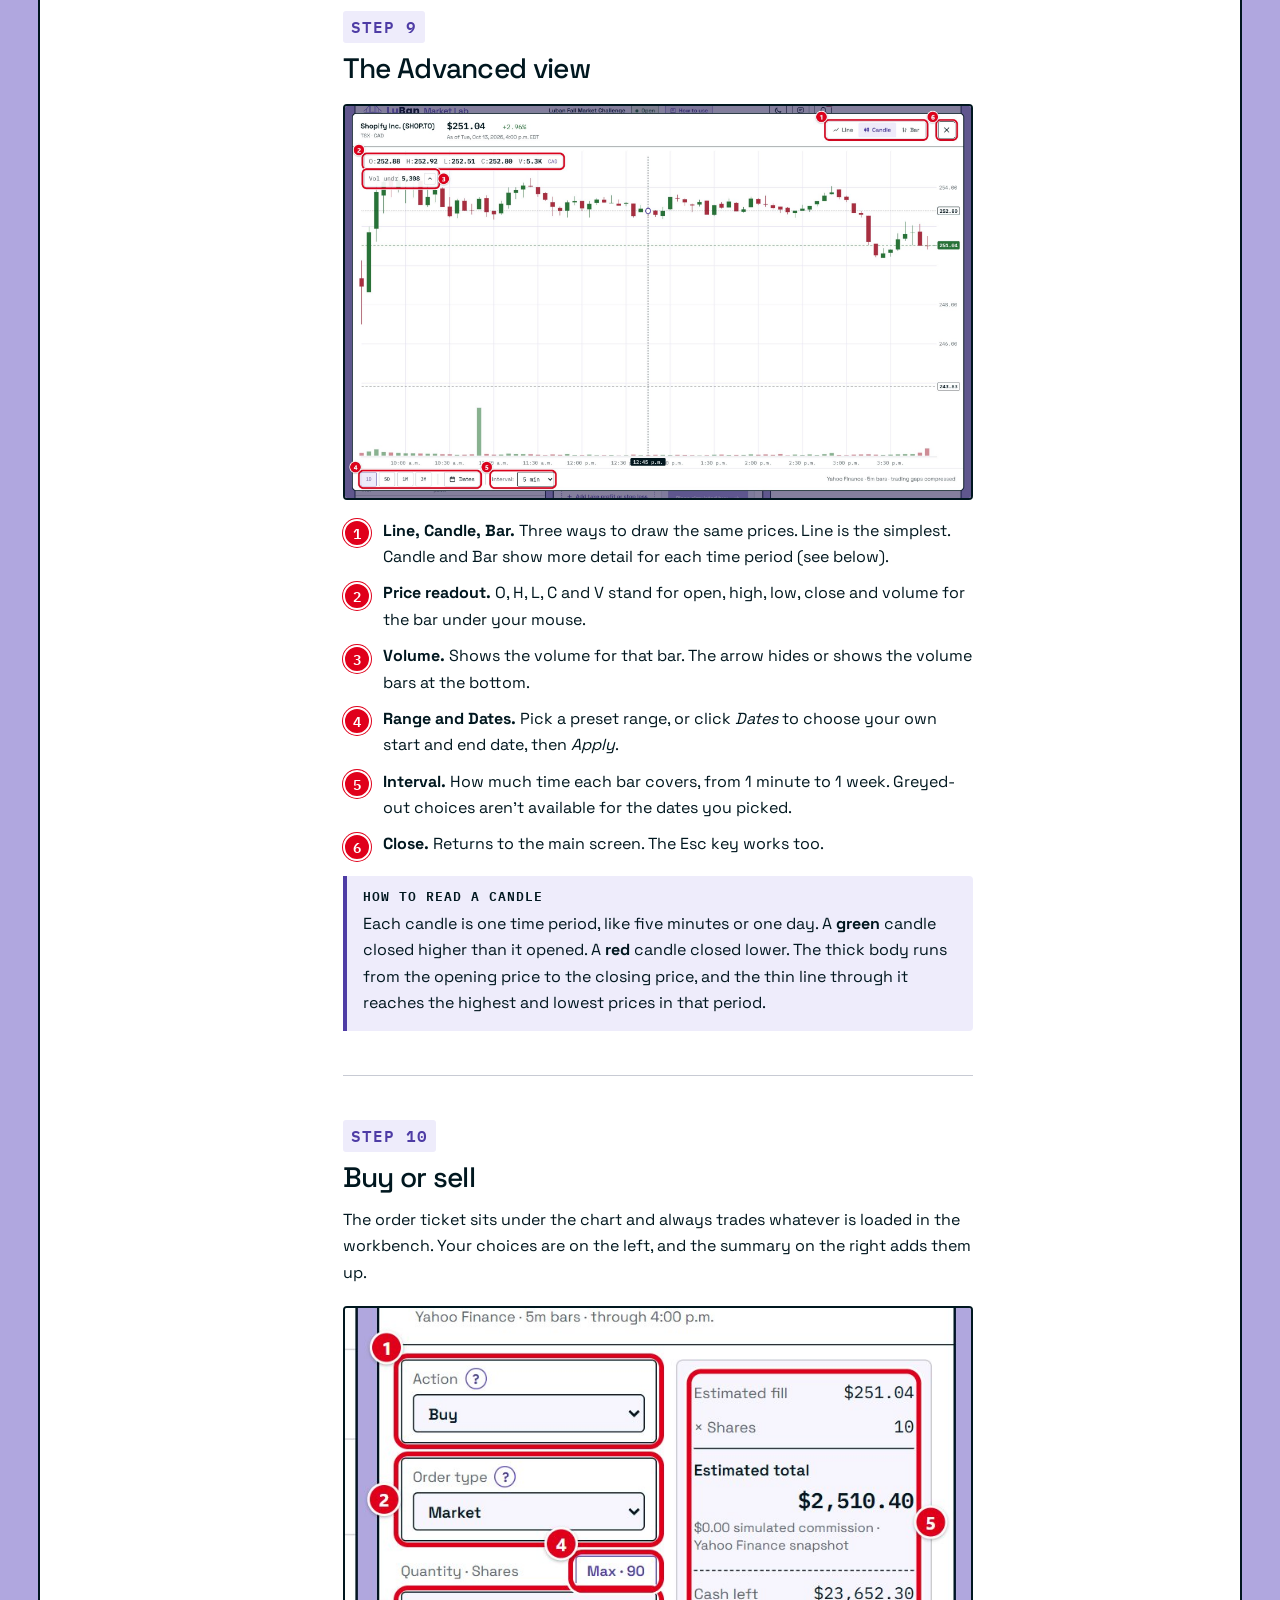
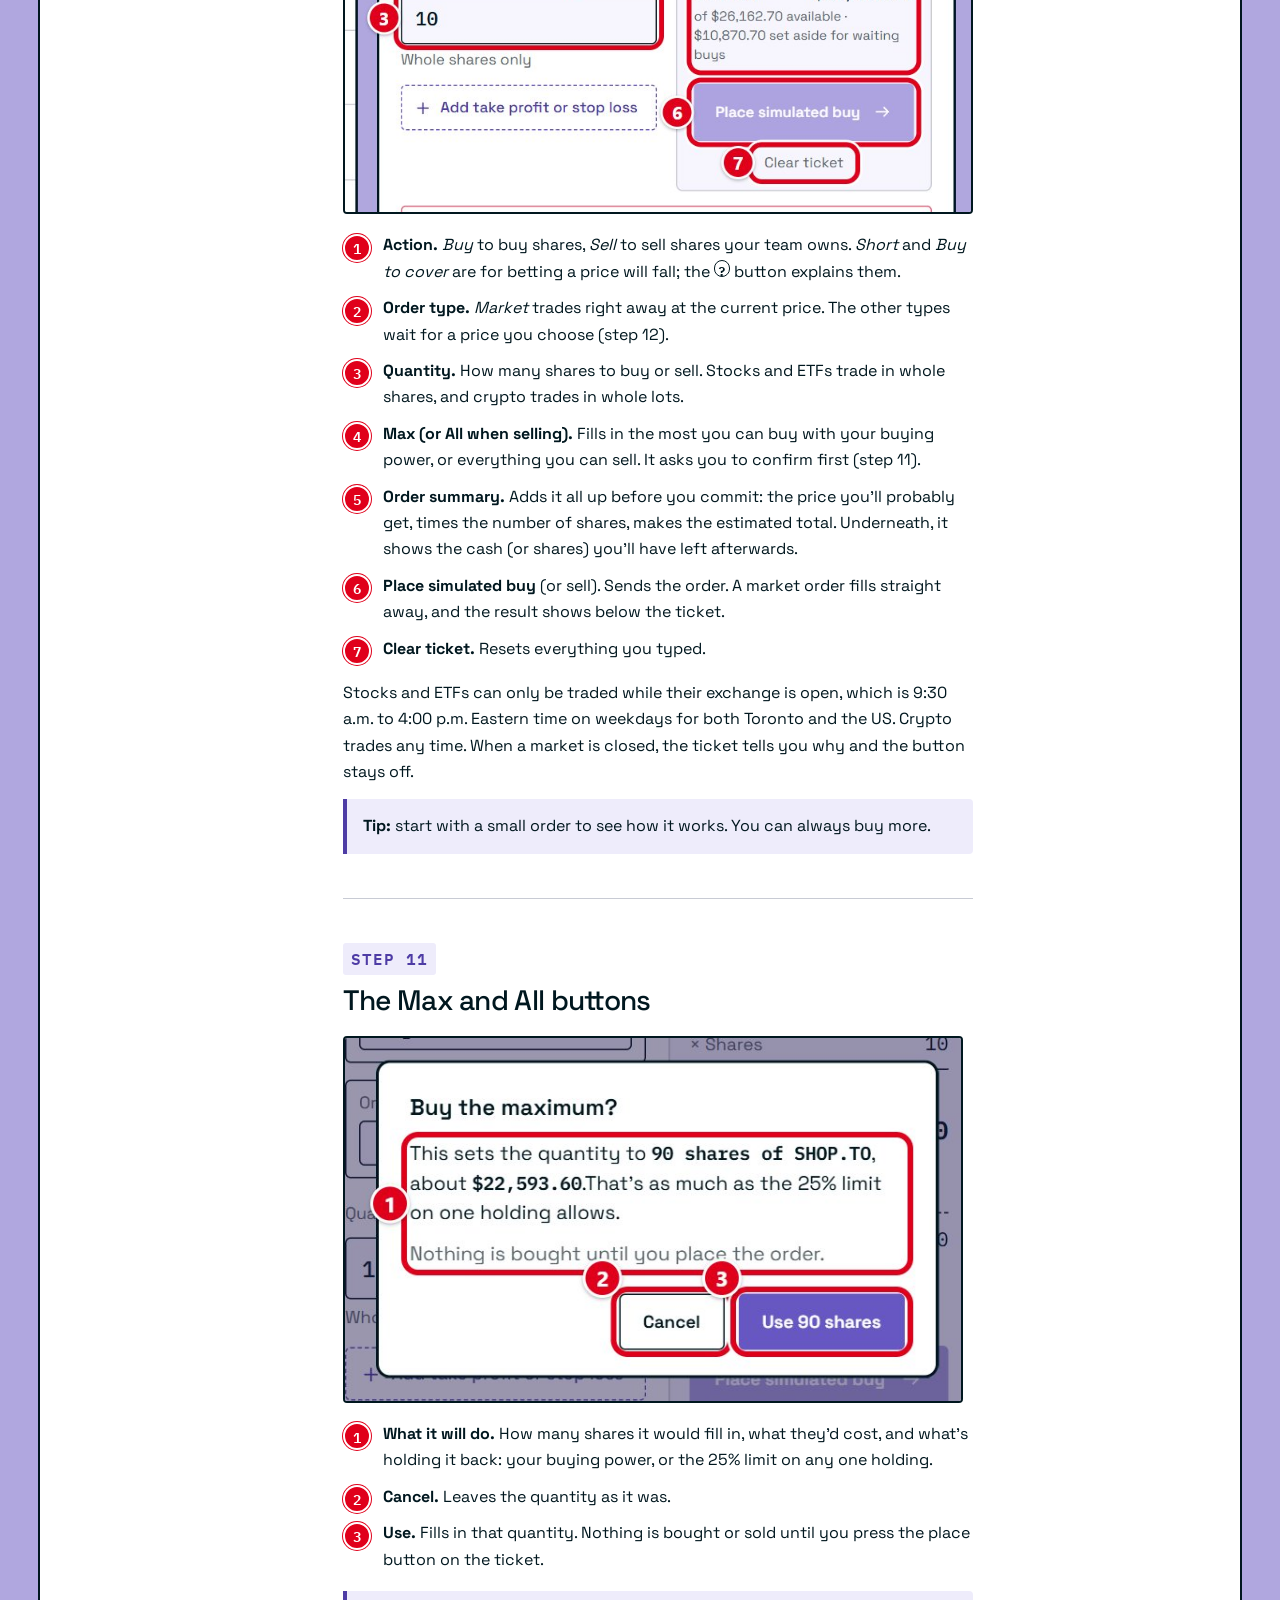
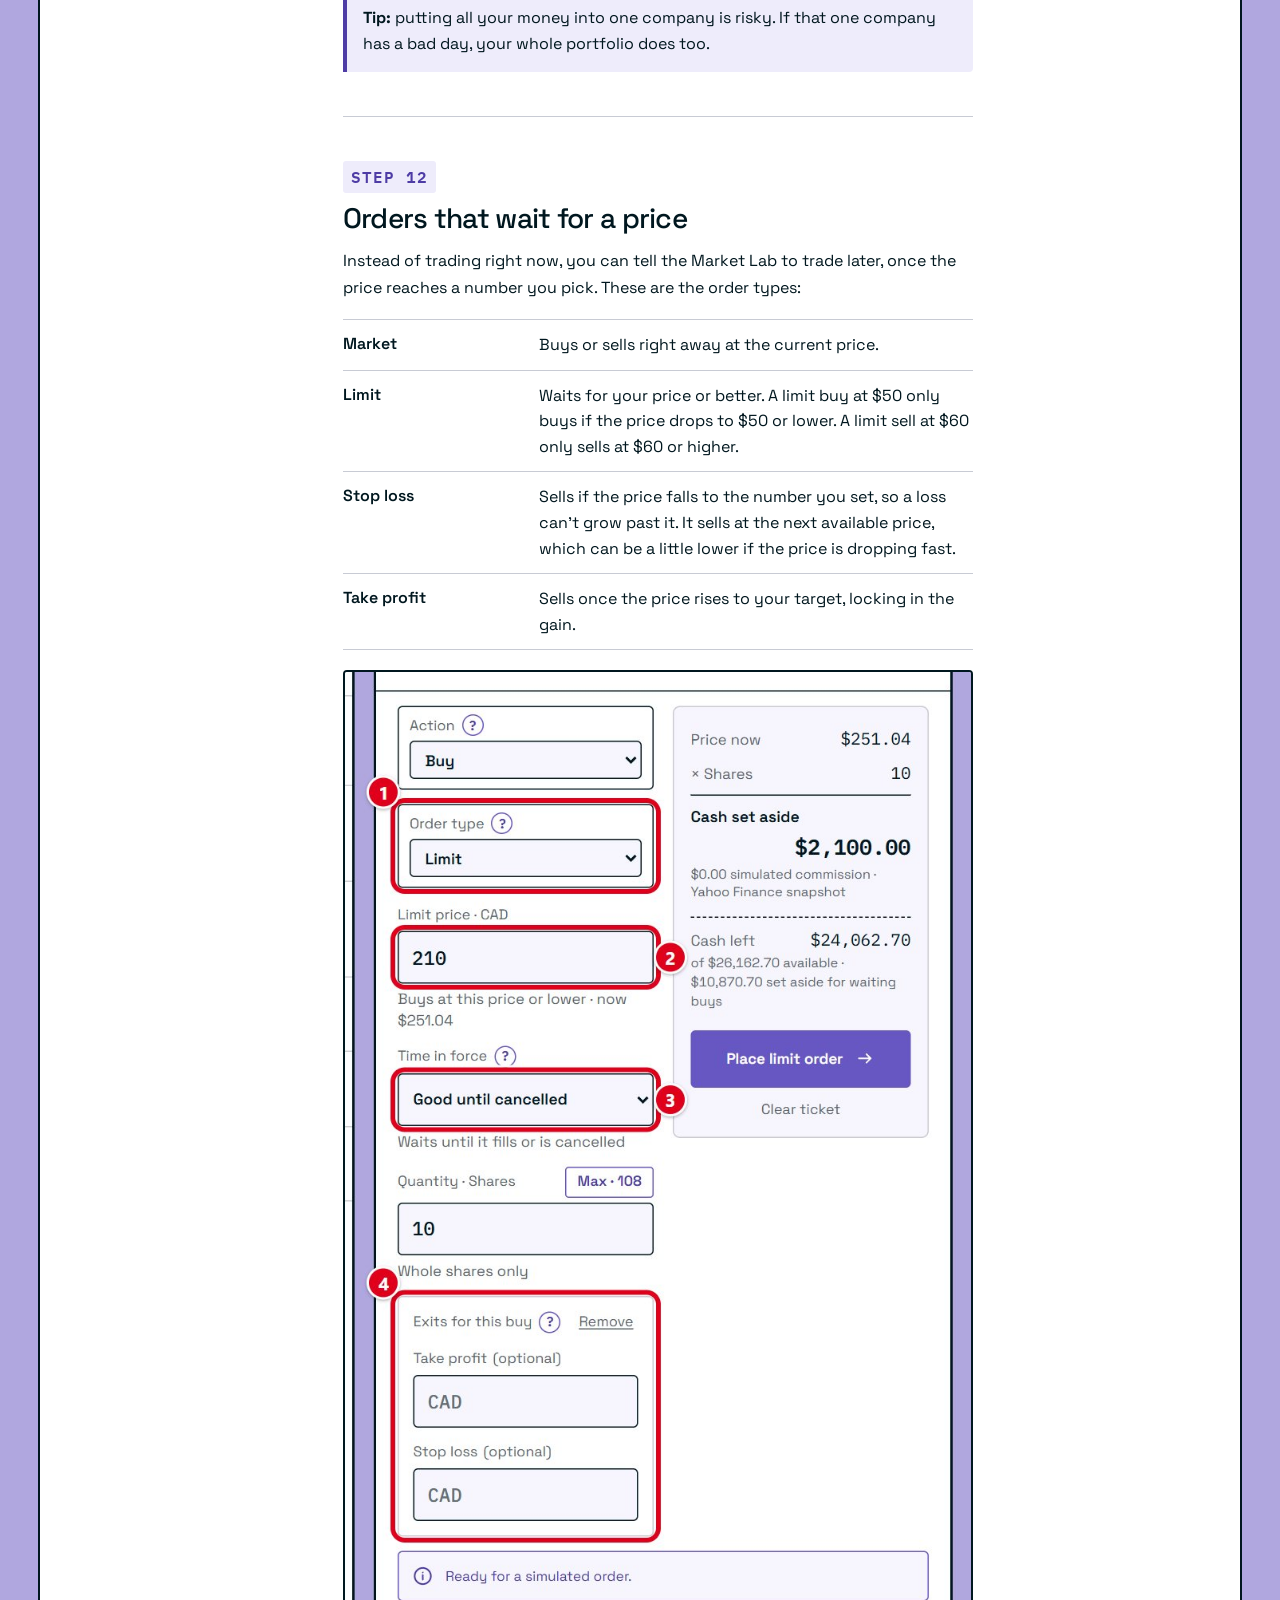
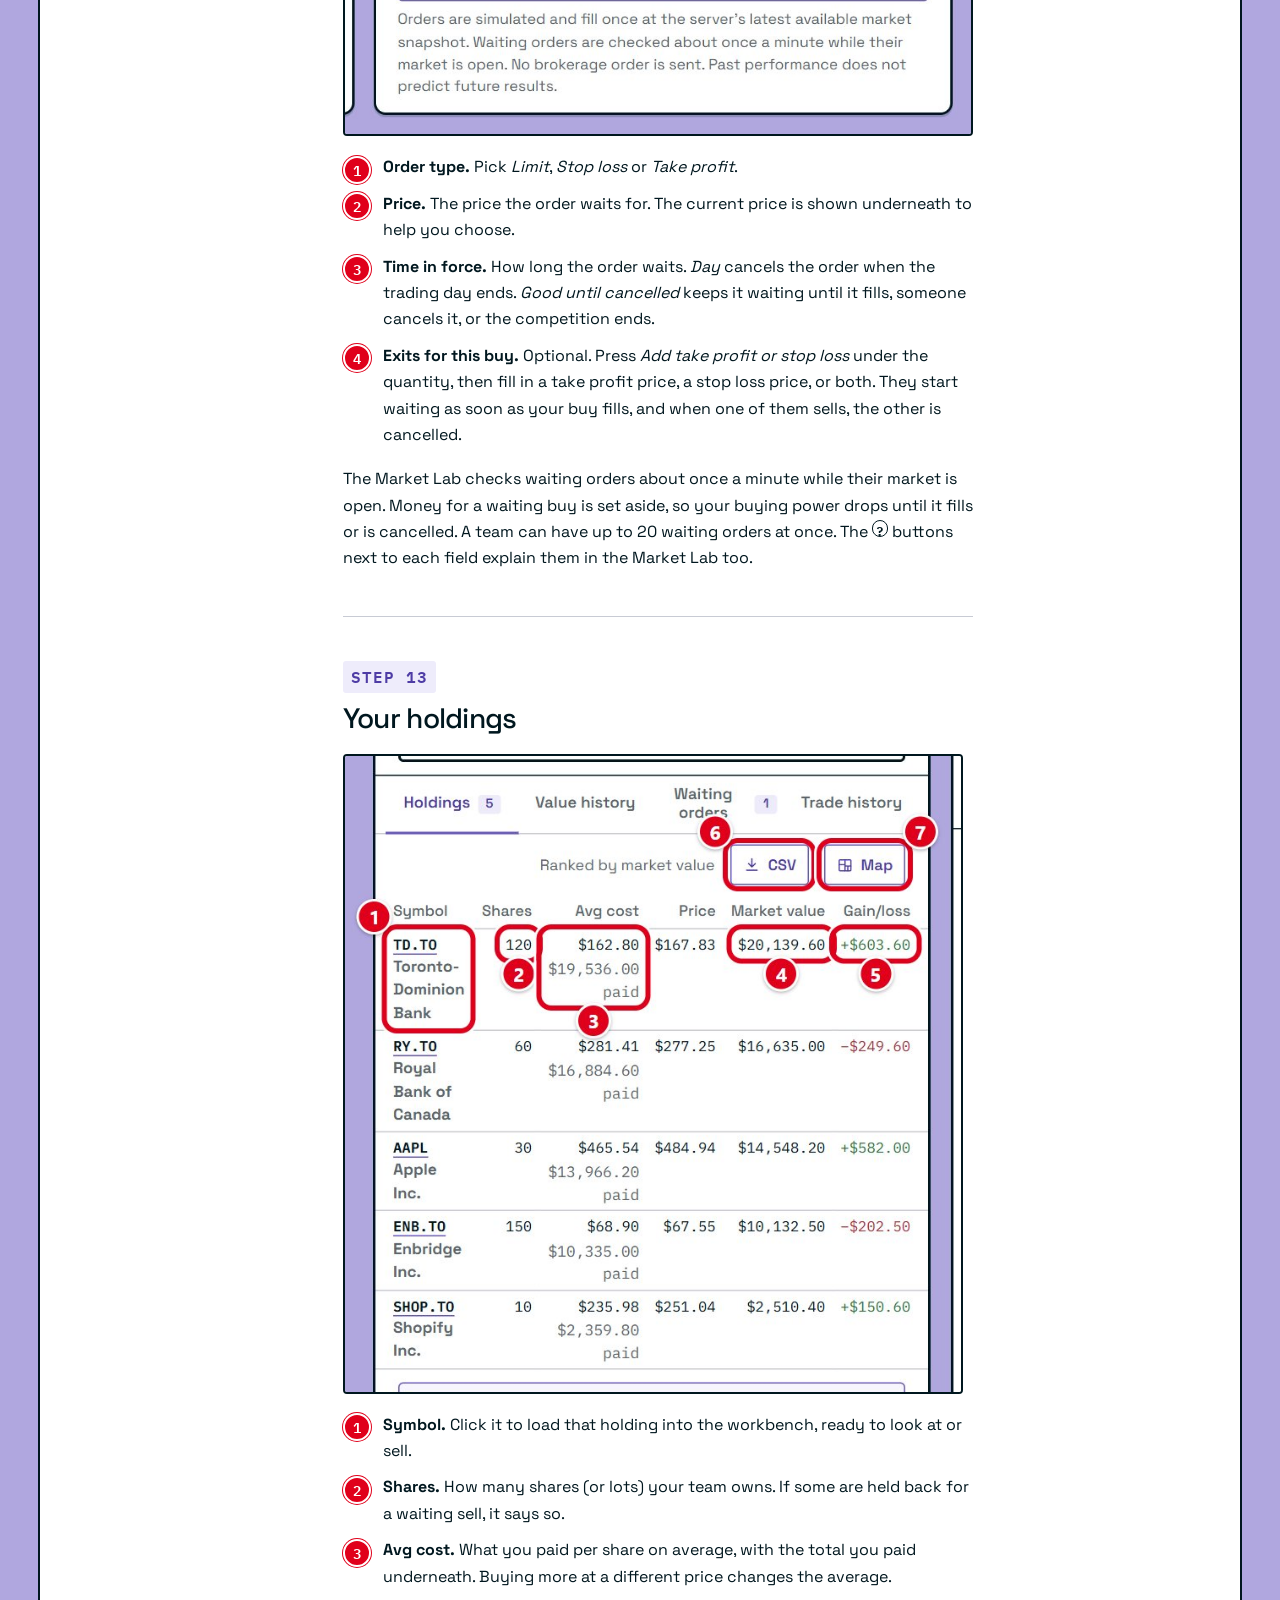
<file: sim-guide.html>
<!DOCTYPE html>
<html lang="en" class="no-js">
  <head>
    <meta charset="utf-8">
    <meta name="viewport" content="width=device-width, initial-scale=1">
    <meta
      name="description"
      content="A step-by-step, beginner-friendly guide to Luban's Market Lab trading simulator, with screenshots showing where every button is and what it does.">
    <title>How to use the Market Lab | Luban</title>

    <script>
      document.documentElement.classList.replace("no-js", "js");
    </script>
    <link rel="preconnect" href="https://fonts.googleapis.com">
    <link rel="preconnect" href="https://fonts.gstatic.com" crossorigin>
    <link
      href="https://fonts.googleapis.com/css2?family=IBM+Plex+Mono:wght@400;500;600&amp;family=Space+Grotesk:wght@400;500;600;700&amp;display=swap"
      rel="stylesheet">
    <link rel="stylesheet" href="assets/css/home.css">
    <link rel="stylesheet" href="assets/css/competition.css?v=20260917-stack">
    <link rel="stylesheet" href="assets/css/guide.css?v=20261013b">
    <link rel="stylesheet" href="assets/css/site.css">
    <script defer src="assets/js/home.js?v=20260917-accordion"></script>
    <script defer src="assets/js/guide.js?v=20261013"></script>
  </head>

  <body class="competition-document docs-document">
    <a class="skip-link" href="#main-content">Skip to main content</a>

    <header class="site-header" data-site-header>
      <div class="site-header__row page-frame">
        <a class="wordmark" href="index.html#top" aria-label="Luban home">
          <svg class="wordmark__mark" aria-hidden="true" viewBox="6 14 180 124"><g fill="none" stroke-linecap="round" stroke-linejoin="round"><path d="M65 88.5 V23 Q65 20.5 67.5 20.5 H72 Q74.5 20.5 74.5 23 V87.8 M126 88.5 V23 Q126 20.5 123.5 20.5 H119 Q116.5 20.5 116.5 23 V87.8" stroke-width="5.5"/><path d="M74.5 23 H116.5 M74.5 30.5 H116.5" stroke-width="4.5"/><path d="M65 27 Q38 60 10.5 82 M126 27 Q153 60 180.5 82" stroke-width="5.5"/><path d="M38.5 56.6 V91.9 M152.5 56.6 V91.9" stroke-width="5"/><path d="M12 98 Q95.5 78 179 98 L179 104.5 Q95.5 86.5 12 104.5 Z" stroke-width="4.5"/><path d="M24.5 133.5 V122.5 A12.5 12.5 0 0 1 49.5 122.5 V133.5 Z M166.5 133.5 V122.5 A12.5 12.5 0 0 0 141.5 122.5 V133.5 Z" stroke-width="5"/></g></svg>
          <span class="wordmark__name">Luban</span>
          <span class="wordmark__descriptor">Youth-led nonprofit</span>
        </a>

        <nav
          class="primary-nav"
          id="primary-nav"
          aria-label="Main navigation"
          data-primary-nav
        >
          <ul>
            <li><a href="index.html#top" data-nav-link>Home</a></li>
            <li class="nav-dropdown" data-nav-dropdown>
              <span class="nav-dropdown__trigger">
                <a href="index.html#programs" data-nav-link>Events</a>
                <button
                  class="nav-dropdown__toggle"
                  type="button"
                  aria-expanded="false"
                  aria-controls="event-nav-menu"
                  aria-label="Show event links"
                  data-nav-dropdown-toggle
                >
                  <svg aria-hidden="true" viewBox="0 0 16 16">
                    <path d="m4 6 4 4 4-4"></path>
                  </svg>
                </button>
              </span>
              <ul class="nav-dropdown__menu" id="event-nav-menu">
                <li>
                  <a href="paper-trading-simulation.html"
                    >Paper Trading Simulation</a
                  >
                </li>
                <li>
                  <a href="discovering-entrepreneurship.html"
                    >Discovering Entrepreneurship</a
                  >
                </li>
                <li><a href="spc.html">Stock Pitch Competition</a></li>
                <li><a href="econ.html">Econ Competition</a></li>
              </ul>
            </li>
            <li><a href="index.html#about" data-nav-link>About</a></li>
            <li><a href="index.html#contact" data-nav-link>Contact Us</a></li>
          </ul>
        </nav>

        <div class="header-actions">
          <button
            class="header-control menu-toggle"
            type="button"
            aria-expanded="false"
            aria-controls="primary-nav"
            data-menu-toggle
          >
            <span>Menu</span>
            <span class="menu-toggle__mark" aria-hidden="true"
              ><span></span><span></span
            ></span>
          </button>
        </div>
      </div>
    </header>

    <main class="guide-page" id="main-content">
      <div class="docs page-frame">
        <div class="docs-bar">
          <a class="docs-bar__title" href="#top-of-guide">Market Lab guide</a>
          <div class="docs-search" role="search">
            <svg aria-hidden="true" viewBox="0 0 16 16"><circle cx="7" cy="7" r="4.5"></circle><path d="m10.5 10.5 3 3"></path></svg>
            <label class="visually-hidden" for="docs-search-input">Search the guide</label>
            <input id="docs-search-input" type="search" placeholder="Search the guide" autocomplete="off" data-docs-search>
          </div>
          <p class="docs-bar__date">Updated Oct 13, 2026</p>
        </div>

        <div class="docs-layout">
          <details class="docs-nav" data-docs-nav open>
            <summary>Guide contents</summary>
            <nav aria-label="Guide contents">
              <ul class="docs-nav__pinned">
                <li><a href="https://sim.lubancanada.com/sign-in"><span class="docs-nav__icon" aria-hidden="true"><svg viewBox="0 0 16 16"><path d="M5 11 11 5M6 5h5v5"></path></svg></span>Open the Market Lab<svg class="docs-nav__ext" aria-hidden="true" viewBox="0 0 16 16"><path d="M6 3H3v10h10v-3M9 3h4v4M13 3 7 9"></path></svg></a></li>
                <li><a href="terms.html"><span class="docs-nav__icon" aria-hidden="true"><svg viewBox="0 0 16 16"><path d="M4 2h6l2 2v10H4zM6 7h4M6 10h4"></path></svg></span>Contest rules</a></li>
                <li><a href="https://sim.lubancanada.com/feedback"><span class="docs-nav__icon" aria-hidden="true"><svg viewBox="0 0 16 16"><path d="M2.5 3.5h11v7h-6l-3 2.5v-2.5h-2z"></path></svg></span>Send feedback<svg class="docs-nav__ext" aria-hidden="true" viewBox="0 0 16 16"><path d="M6 3H3v10h10v-3M9 3h4v4M13 3 7 9"></path></svg></a></li>
              </ul>
              <p class="docs-nav__group">Getting started</p>
              <ul>
                <li><a href="#words"><span aria-hidden="true">·</span>Words you'll see</a></li>
                <li><a href="#step-layout"><span>1</span>Find your way around</a></li>
                <li><a href="#step-header"><span>2</span>The top bar</a></li>
              </ul>
              <p class="docs-nav__group">Your portfolio</p>
              <ul>
                <li><a href="#step-summary"><span>3</span>Your portfolio at a glance</a></li>
                <li><a href="#step-history"><span>4</span>Your portfolio over time</a></li>
              </ul>
              <p class="docs-nav__group">Research a stock</p>
              <ul>
                <li><a href="#step-search"><span>5</span>Look up a stock</a></li>
                <li><a href="#step-quote"><span>6</span>Read the quote</a></li>
                <li><a href="#step-watchlist"><span>7</span>Your team's watchlist</a></li>
                <li><a href="#step-chart"><span>8</span>Read the price chart</a></li>
                <li><a href="#step-advanced"><span>9</span>The Advanced view</a></li>
              </ul>
              <p class="docs-nav__group">Trade</p>
              <ul>
                <li><a href="#step-order"><span>10</span>Buy or sell</a></li>
                <li><a href="#step-max"><span>11</span>The Max and All buttons</a></li>
                <li><a href="#step-waiting"><span>12</span>Orders that wait for a price</a></li>
              </ul>
              <p class="docs-nav__group">Keep track</p>
              <ul>
                <li><a href="#step-holdings"><span>13</span>Your holdings</a></li>
                <li><a href="#step-map"><span>14</span>The portfolio map</a></li>
                <li><a href="#step-waiting-list"><span>15</span>Your waiting orders</a></li>
                <li><a href="#step-trades"><span>16</span>Your trade history</a></li>
              </ul>
              <p class="docs-nav__group">Your team</p>
              <ul>
                <li><a href="#step-team"><span>17</span>Your team's activity</a></li>
                <li><a href="#step-leaderboard"><span>18</span>Your team and the leaderboard</a></li>
              </ul>
              <p class="docs-nav__group">Wrapping up</p>
              <ul>
                <li><a href="#step-footer"><span>19</span>Is everything up to date?</a></li>
                <li><a href="#habits"><span aria-hidden="true">·</span>Good habits for beginners</a></li>
              </ul>
              <p class="docs-nav__empty" data-docs-empty hidden>No steps match that search.</p>
            </nav>
          </details>

          <article class="docs-main guide-body" aria-labelledby="guide-title">
            <header class="docs-hero" id="top-of-guide">
              <div class="docs-hero__mark"><svg aria-hidden="true" viewBox="6 14 180 124"><g fill="none" stroke="currentColor" stroke-linecap="round" stroke-linejoin="round"><path d="M65 88.5 V23 Q65 20.5 67.5 20.5 H72 Q74.5 20.5 74.5 23 V87.8 M126 88.5 V23 Q126 20.5 123.5 20.5 H119 Q116.5 20.5 116.5 23 V87.8" stroke-width="5.5"/><path d="M74.5 23 H116.5 M74.5 30.5 H116.5" stroke-width="4.5"/><path d="M65 27 Q38 60 10.5 82 M126 27 Q153 60 180.5 82" stroke-width="5.5"/><path d="M38.5 56.6 V91.9 M152.5 56.6 V91.9" stroke-width="5"/><path d="M12 98 Q95.5 78 179 98 L179 104.5 Q95.5 86.5 12 104.5 Z" stroke-width="4.5"/><path d="M24.5 133.5 V122.5 A12.5 12.5 0 0 1 49.5 122.5 V133.5 Z M166.5 133.5 V122.5 A12.5 12.5 0 0 0 141.5 122.5 V133.5 Z" stroke-width="5"/></g></svg></div>
              <h1 id="guide-title">How to use the Market Lab</h1>
              <p>
                A step-by-step tour of Luban's trading simulator, for people
                who have never bought a stock.
              </p>
              <div class="docs-hero__actions">
                <a class="docs-button docs-button--primary" href="https://sim.lubancanada.com/sign-in">Open the Market Lab <svg aria-hidden="true" viewBox="0 0 16 16"><path d="m6 4 4 4-4 4"></path></svg></a>
                <a class="docs-button" href="#step-layout">Start the tour</a>
              </div>
            </header>

            <div class="docs-cards">
              <a class="docs-card" href="#words">
                <svg class="docs-card__icon" aria-hidden="true" viewBox="0 0 16 16"><path d="M8 1.5c.4 3.4 1.9 5.6 6.5 6.5-4.6.9-6.1 3.1-6.5 6.5-.4-3.4-1.9-5.6-6.5-6.5 4.6-.9 6.1-3.1 6.5-6.5Z"></path></svg>
                <h2>New to investing?</h2>
                <p>Ten words the Market Lab uses all the time, explained in plain English.</p>
                <span class="docs-card__more">Learn the words <svg aria-hidden="true" viewBox="0 0 16 16"><path d="m6 4 4 4-4 4"></path></svg></span>
              </a>
              <a class="docs-card" href="#step-order">
                <svg class="docs-card__icon" aria-hidden="true" viewBox="0 0 16 16"><path d="M8 1.5c.4 3.4 1.9 5.6 6.5 6.5-4.6.9-6.1 3.1-6.5 6.5-.4-3.4-1.9-5.6-6.5-6.5 4.6-.9 6.1-3.1 6.5-6.5Z"></path></svg>
                <h2>Ready to trade?</h2>
                <p>Jump to the order ticket and place your first simulated buy.</p>
                <span class="docs-card__more">Buy or sell <svg aria-hidden="true" viewBox="0 0 16 16"><path d="m6 4 4 4-4 4"></path></svg></span>
              </a>
            </div>

            <p class="docs-intro">
              Each step shows a screenshot of the Market Lab. The red boxes mark
              the buttons we're talking about, and their numbers match the list
              under each picture. Every trade uses simulated money, so nothing
              you do here can cost you real money.
            </p>

          <section id="words" aria-labelledby="words-title">
            <h2 id="words-title">Words you'll see</h2>
            <p>
              You don't need to know anything about investing to start. These
              are the words the Market Lab uses most.
            </p>
            <dl class="guide-glossary">
              <div>
                <dt>Stock (or share)</dt>
                <dd>
                  A small piece of a company. When the company does well and
                  more people want to own it, the price of its shares usually
                  goes up. When it does badly, the price usually goes down.
                </dd>
              </div>
              <div>
                <dt>ETF</dt>
                <dd>
                  Short for exchange-traded fund. One ETF holds many stocks at
                  once, so buying a single ETF share spreads your money across
                  lots of companies. You buy and sell it just like a stock.
                </dd>
              </div>
              <div>
                <dt>Crypto</dt>
                <dd>
                  Digital currencies such as Bitcoin. Crypto trades every hour
                  of every day. In the Market Lab you buy it in lots, a fixed
                  small amount of the coin, instead of whole coins.
                </dd>
              </div>
              <div>
                <dt>Symbol</dt>
                <dd>
                  The short code for something you can buy. SHOP.TO is
                  Shopify on the Toronto Stock Exchange (the .TO means
                  Toronto). AAPL is Apple in the US. BTC-CAD is Bitcoin priced
                  in Canadian dollars.
                </dd>
              </div>
              <div>
                <dt>Portfolio</dt>
                <dd>
                  Everything your team owns: your cash plus everything you've
                  bought. Its total value decides your place on the
                  leaderboard.
                </dd>
              </div>
              <div>
                <dt>Market value</dt>
                <dd>
                  What something you own is worth right now: the number of
                  shares times today's price.
                </dd>
              </div>
              <div>
                <dt>Gain, loss, and return</dt>
                <dd>
                  How much an investment has gone up (a gain) or down (a loss)
                  compared to what you paid. A return is the same thing as a
                  percentage: +5% means it's worth 5% more than you paid.
                </dd>
              </div>
              <div>
                <dt>Previous close</dt>
                <dd>
                  The price when the market last closed. Today's change is
                  measured from it.
                </dd>
              </div>
              <div>
                <dt>Volume</dt>
                <dd>
                  How many shares changed hands. High volume means lots of
                  people were buying and selling.
                </dd>
              </div>
              <div>
                <dt>Order</dt>
                <dd>
                  An instruction to buy or sell. Steps 10 and 12 explain the
                  different kinds.
                </dd>
              </div>
            </dl>
          </section>

          <section class="guide-step" id="step-layout" aria-labelledby="step-layout-title">
            <p class="guide-step__number">Step 1</p>
            <h2 id="step-layout-title">Find your way around</h2>
            <p>
              Sign in at
              <a href="https://sim.lubancanada.com/sign-in">sim.lubancanada.com</a>
              with the account you registered. The Market Lab opens on one
              screen split into three areas.
            </p>
            <figure class="guide-shot guide-shot--wide">
              <a class="guide-shot__link" href="assets/images/sim-guide/01-overview.jpg" aria-label="Open this screenshot full size"><img src="assets/images/sim-guide/01-overview.jpg" width="2160" height="1350" alt="The whole Market Lab screen with three areas outlined: the team portfolio on the left, the quote workbench in the middle, and the team room on the right." loading="lazy" decoding="async"></a>
              <figcaption class="guide-shot__hint">Swipe to see the whole screen, or tap to open it full size.</figcaption>
            </figure>
            <ol class="guide-callouts">
              <li>
                <strong>Team portfolio.</strong> Your team's money and
                everything it owns.
              </li>
              <li>
                <strong>Quote workbench.</strong> Where you look up prices,
                read charts and place orders.
              </li>
              <li>
                <strong>Team room.</strong> Your team's watchlist, who on your
                team is online, and the competition leaderboard.
              </li>
            </ol>
            <p class="guide-tip">
              <strong>Tip:</strong> your whole team shares one portfolio. When
              a teammate buys something, you'll see it in your holdings too.
            </p>
          </section>

          <section class="guide-step" id="step-header" aria-labelledby="step-header-title">
            <p class="guide-step__number">Step 2</p>
            <h2 id="step-header-title">The top bar</h2>
            <figure class="guide-shot guide-shot--wide">
              <a class="guide-shot__link" href="assets/images/sim-guide/02-header.jpg" aria-label="Open this screenshot full size"><img src="assets/images/sim-guide/02-header.jpg" width="2142" height="153" alt="The Market Lab's top bar with the competition name, the How to use button, the theme button, the feedback button, and the activity bell outlined." loading="lazy" decoding="async"></a>
              <figcaption class="guide-shot__hint">Swipe to see the whole screen, or tap to open it full size.</figcaption>
            </figure>
            <ol class="guide-callouts">
              <li>
                <strong>Competition name and status.</strong> <em>Open</em>
                means you can trade. If it says <em>paused</em> or
                <em>ended</em>, orders are turned off.
              </li>
              <li>
                <strong>How to use.</strong> Opens this guide in a new tab, so
                you can follow along while you trade.
              </li>
              <li>
                <strong>Light or dark.</strong> The moon button switches the
                Market Lab to a dark theme, and the sun switches it back. It
                remembers your choice on that device.
              </li>
              <li>
                <strong>Feedback.</strong> The speech-bubble button. Tell us
                about anything confusing or broken, on the simulator or this
                website. Pick what it's about, write a few words, and send.
              </li>
              <li>
                <strong>Activity bell.</strong> Your team's activity feed
                (step 17). A red bubble with a number means there are new
                entries you haven't seen.
              </li>
            </ol>
            <p>
              Your name sits at the top right, next to the bell. Hover over it
              (or tap it on a phone) to open a menu with <em>Account</em> and
              <em>Sign out</em>.
            </p>
            <div class="guide-explainer">
              <h3>Your account page</h3>
              <p>
                <strong>Display name.</strong> Change the name your team sees.
                It updates the top bar, your team's member list, and every
                trade you've placed.
              </p>
              <p>
                <strong>Sign-in and security.</strong> Change your email or
                password, or add multi-factor authentication.
              </p>
              <p>
                <strong>Delete your account.</strong> At the bottom of the
                page. It removes your name, email, sign-in and seat on your
                team for good. Your team keeps its portfolio, and your trades
                stay on its record as made by <em>Deleted user</em>.
              </p>
            </div>
          </section>

          <section class="guide-step" id="step-summary" aria-labelledby="step-summary-title">
            <p class="guide-step__number">Step 3</p>
            <h2 id="step-summary-title">Your portfolio at a glance</h2>
            <figure class="guide-shot guide-shot--narrow">
              <a class="guide-shot__link" href="assets/images/sim-guide/03-portfolio-summary.jpg" aria-label="Open this screenshot full size"><img src="assets/images/sim-guide/03-portfolio-summary.jpg" width="683" height="617" alt="The portfolio summary with the total portfolio value, the daily and total return, the bar that splits the total into holdings, buying power and cash set aside with the cash total beside them, and the unrealized and realized gains outlined." loading="lazy" decoding="async"></a>
            </figure>
            <ol class="guide-callouts">
              <li>
                <strong>Total portfolio value.</strong> Your cash plus the
                current value of everything you own. This is the number that
                ranks your team.
              </li>
              <li>
                <strong>Daily return.</strong> How much your portfolio has
                gained or lost since the previous day.
              </li>
              <li>
                <strong>Total return.</strong> How much it has gained or lost
                since the competition started.
              </li>
              <li>
                <strong>Where your money is.</strong> The bar splits your
                total into <em>holdings</em> (what you own), <em>buying
                power</em> (cash you can spend right now), and cash <em>set
                aside</em> for buy orders that are still waiting (step 12).
                <em>Cash</em>, on the right, is your buying power and set
                aside added together.
              </li>
              <li>
                <strong>Unrealized.</strong> The gain or loss on shares you
                still hold. It changes with the price until you sell.
              </li>
              <li>
                <strong>Realized.</strong> The gain or loss you've locked in by
                selling.
              </li>
            </ol>
            <p>
              The time of the price snapshot is along the bottom. The
              <span class="guide-inline-icon" aria-hidden="true">?</span>
              buttons explain each number.
            </p>
          </section>

          <section class="guide-step" id="step-history" aria-labelledby="step-history-title">
            <p class="guide-step__number">Step 4</p>
            <h2 id="step-history-title">Your portfolio over time</h2>
            <p>
              Open the <em>Value history</em> tab under the portfolio
              summary.
            </p>
            <figure class="guide-shot guide-shot--narrow">
              <a class="guide-shot__link" href="assets/images/sim-guide/04-portfolio-history.jpg" aria-label="Open this screenshot full size"><img src="assets/images/sim-guide/04-portfolio-history.jpg" width="704" height="420" alt="The portfolio value history chart with the range buttons and the latest value outlined." loading="lazy" decoding="async"></a>
            </figure>
            <ol class="guide-callouts">
              <li>
                <strong>7D, 1M and ALL.</strong> Show the last seven days, the
                last month, or everything since you started.
              </li>
              <li>
                <strong>Latest value.</strong> Your portfolio's value right
                now. The line shows how you got there.
              </li>
            </ol>
          </section>

          <section class="guide-step" id="step-search" aria-labelledby="step-search-title">
            <p class="guide-step__number">Step 5</p>
            <h2 id="step-search-title">Look up a stock</h2>
            <figure class="guide-shot guide-shot--narrow">
              <a class="guide-shot__link" href="assets/images/sim-guide/05-search.jpg" aria-label="Open this screenshot full size"><img src="assets/images/sim-guide/05-search.jpg" width="732" height="704" alt="The symbol search box with Royal typed in and the list of matching listings, the box and first suggestion outlined." loading="lazy" decoding="async"></a>
            </figure>
            <ol class="guide-callouts">
              <li>
                <strong>Search box.</strong> Type a company name (like
                <em>Royal Bank</em>) or a symbol (like <em>RY.TO</em>). You
                can also click the empty box to see popular picks.
              </li>
              <li>
                <strong>Suggestions.</strong> Click one to load it into the
                workbench. Its price, chart and order ticket all switch to it.
              </li>
            </ol>
            <p class="guide-tip">
              <strong>Tip:</strong> Canadian companies on the Toronto Stock
              Exchange end in <em>.TO</em>. US companies have no ending. Crypto
              looks like <em>BTC-CAD</em>.
            </p>
          </section>

          <section class="guide-step" id="step-quote" aria-labelledby="step-quote-title">
            <p class="guide-step__number">Step 6</p>
            <h2 id="step-quote-title">Read the quote</h2>
            <figure class="guide-shot">
              <a class="guide-shot__link" href="assets/images/sim-guide/06-quote.jpg" aria-label="Open this screenshot full size"><img src="assets/images/sim-guide/06-quote.jpg" width="830" height="372" alt="The quote header with the exchange and market status, the price, the Watch button, and today's change outlined." loading="lazy" decoding="async"></a>
            </figure>
            <ol class="guide-callouts">
              <li>
                <strong>Where it trades.</strong> The exchange, its sector
                (the kind of business), whether its market is open, and when
                the price was last updated.
              </li>
              <li>
                <strong>Price.</strong> The latest price, in Canadian dollars.
                US stocks are converted for you.
              </li>
              <li>
                <strong>Watch.</strong> Adds this stock to your team's
                watchlist (step 7). The button then says <em>Watching</em>;
                press it again to take the stock off.
              </li>
              <li>
                <strong>Today.</strong> How much the price has moved since the
                previous close, in dollars and as a percentage. The band is
                green when it's up and red when it's down. The previous close
                and the price source are on the right.
              </li>
            </ol>
            <p>
              Prices come from Yahoo Finance's free feed and can be a few
              minutes behind the real market.
            </p>
          </section>

          <section class="guide-step" id="step-watchlist" aria-labelledby="step-watchlist-title">
            <p class="guide-step__number">Step 7</p>
            <h2 id="step-watchlist-title">Your team's watchlist</h2>
            <p>
              The watchlist sits at the top of the team room. It's one list
              for your whole team, so anything a teammate adds shows up for
              you too.
            </p>
            <figure class="guide-shot guide-shot--narrow">
              <a class="guide-shot__link" href="assets/images/sim-guide/18-watchlist.jpg" aria-label="Open this screenshot full size"><img src="assets/images/sim-guide/18-watchlist.jpg" width="734" height="318" alt="The team watchlist with the count of watched symbols, the Symbol sort button, a row's small price chart, and its remove button outlined." loading="lazy" decoding="async"></a>
            </figure>
            <ol class="guide-callouts">
              <li>
                <strong>How full it is.</strong> A team can watch up to 20
                symbols.
              </li>
              <li>
                <strong>Sort.</strong> Click <em>Symbol</em>, <em>Price</em> or
                <em>Day</em> to sort the list. Click again to flip the order.
              </li>
              <li>
                <strong>Today's trend.</strong> A small chart of the price so
                far today, green if it's up and red if it's down.
              </li>
              <li>
                <strong>Remove.</strong> Takes the symbol off the list for
                everyone on your team.
              </li>
            </ol>
            <p class="guide-tip">
              <strong>Tip:</strong> click a symbol in the watchlist to load it
              into the workbench. Hover over it to see who added it.
            </p>
          </section>

          <section class="guide-step" id="step-chart" aria-labelledby="step-chart-title">
            <p class="guide-step__number">Step 8</p>
            <h2 id="step-chart-title">Read the price chart</h2>
            <figure class="guide-shot">
              <a class="guide-shot__link" href="assets/images/sim-guide/07-chart.jpg" aria-label="Open this screenshot full size"><img src="assets/images/sim-guide/07-chart.jpg" width="740" height="486" alt="The price chart with the range buttons, the hover box, and the Advanced view button outlined." loading="lazy" decoding="async"></a>
            </figure>
            <ol class="guide-callouts">
              <li>
                <strong>1D, 5D, 1M, 3M.</strong> Show one day, five days, one
                month, or three months of prices.
              </li>
              <li>
                <strong>Hover box.</strong> Move your mouse over the chart (or
                tap it on a phone) to see the price at that moment: where it
                opened, its high and low, where it closed, and the volume.
              </li>
              <li>
                <strong>Advanced view.</strong> Opens a bigger chart with more
                tools (step 9).
              </li>
            </ol>
            <p>
              The dashed line with a coloured label on the right is today's
              price. On the 1D chart, a grey dashed line marks the previous
              close, so you can see at a glance whether the price is above or
              below it. The bars along the bottom are volume.
            </p>
          </section>

          <section class="guide-step" id="step-advanced" aria-labelledby="step-advanced-title">
            <p class="guide-step__number">Step 9</p>
            <h2 id="step-advanced-title">The Advanced view</h2>
            <figure class="guide-shot guide-shot--wide">
              <a class="guide-shot__link" href="assets/images/sim-guide/08-advanced-view.jpg" aria-label="Open this screenshot full size"><img src="assets/images/sim-guide/08-advanced-view.jpg" width="2160" height="1350" alt="The full-screen Advanced view showing a candle chart, with the chart style buttons, the price readout, the volume toggle, the range and dates controls, the interval menu, and the close button outlined." loading="lazy" decoding="async"></a>
              <figcaption class="guide-shot__hint">Swipe to see the whole screen, or tap to open it full size.</figcaption>
            </figure>
            <ol class="guide-callouts">
              <li>
                <strong>Line, Candle, Bar.</strong> Three ways to draw the
                same prices. Line is the simplest. Candle and Bar show more
                detail for each time period (see below).
              </li>
              <li>
                <strong>Price readout.</strong> O, H, L, C and V stand for
                open, high, low, close and volume for the bar under your
                mouse.
              </li>
              <li>
                <strong>Volume.</strong> Shows the volume for that bar. The
                arrow hides or shows the volume bars at the bottom.
              </li>
              <li>
                <strong>Range and Dates.</strong> Pick a preset range, or
                click <em>Dates</em> to choose your own start and end date,
                then <em>Apply</em>.
              </li>
              <li>
                <strong>Interval.</strong> How much time each bar covers, from
                1 minute to 1 week. Greyed-out choices aren't available for
                the dates you picked.
              </li>
              <li>
                <strong>Close.</strong> Returns to the main screen. The Esc
                key works too.
              </li>
            </ol>
            <div class="guide-explainer">
              <h3>How to read a candle</h3>
              <p>
                Each candle is one time period, like five minutes or one day.
                A <strong>green</strong> candle closed higher than it opened.
                A <strong>red</strong> candle closed lower. The thick body
                runs from the opening price to the closing price, and the thin
                line through it reaches the highest and lowest prices in that
                period.
              </p>
            </div>
          </section>

          <section class="guide-step" id="step-order" aria-labelledby="step-order-title">
            <p class="guide-step__number">Step 10</p>
            <h2 id="step-order-title">Buy or sell</h2>
            <p>
              The order ticket sits under the chart and always trades whatever
              is loaded in the workbench. Your choices are on the left, and
              the summary on the right adds them up.
            </p>
            <figure class="guide-shot">
              <a class="guide-shot__link" href="assets/images/sim-guide/09-order-ticket.jpg" aria-label="Open this screenshot full size"><img src="assets/images/sim-guide/09-order-ticket.jpg" width="785" height="632" alt="The order ticket with the Action menu, order type, quantity, Max button, the order summary, the Place simulated buy button, and the Clear ticket button outlined." loading="lazy" decoding="async"></a>
            </figure>
            <ol class="guide-callouts">
              <li>
                <strong>Action.</strong> <em>Buy</em> to buy shares,
                <em>Sell</em> to sell shares your team owns. <em>Short</em>
                and <em>Buy to cover</em> are for betting a price will fall;
                the <span class="guide-inline-icon" aria-hidden="true">?</span>
                button explains them.
              </li>
              <li>
                <strong>Order type.</strong> <em>Market</em> trades right away
                at the current price. The other types wait for a price you
                choose (step 12).
              </li>
              <li>
                <strong>Quantity.</strong> How many shares to buy or sell.
                Stocks and ETFs trade in whole shares, and crypto trades in
                whole lots.
              </li>
              <li>
                <strong>Max (or All when selling).</strong> Fills in the most
                you can buy with your buying power, or everything you can
                sell. It asks you to confirm first (step 11).
              </li>
              <li>
                <strong>Order summary.</strong> Adds it all up before you
                commit: the price you'll probably get, times the number of
                shares, makes the estimated total. Underneath, it shows the
                cash (or shares) you'll have left afterwards.
              </li>
              <li>
                <strong>Place simulated buy</strong> (or sell). Sends the
                order. A market order fills straight away, and the result
                shows below the ticket.
              </li>
              <li>
                <strong>Clear ticket.</strong> Resets everything you typed.
              </li>
            </ol>
            <p>
              Stocks and ETFs can only be traded while their exchange is open,
              which is 9:30 a.m. to 4:00 p.m. Eastern time on weekdays for
              both Toronto and the US. Crypto trades any time. When a market
              is closed, the ticket tells you why and the button stays off.
            </p>
            <p class="guide-tip">
              <strong>Tip:</strong> start with a small order to see how it
              works. You can always buy more.
            </p>
          </section>

          <section class="guide-step" id="step-max" aria-labelledby="step-max-title">
            <p class="guide-step__number">Step 11</p>
            <h2 id="step-max-title">The Max and All buttons</h2>
            <figure class="guide-shot guide-shot--narrow">
              <a class="guide-shot__link" href="assets/images/sim-guide/10-max-confirm.jpg" aria-label="Open this screenshot full size"><img src="assets/images/sim-guide/10-max-confirm.jpg" width="657" height="387" alt="The Buy the maximum confirmation box with its explanation, the Cancel button, and the Use shares button outlined." loading="lazy" decoding="async"></a>
            </figure>
            <ol class="guide-callouts">
              <li>
                <strong>What it will do.</strong> How many shares it would
                fill in, what they'd cost, and what's holding it back: your buying power, or the 25% limit on any one holding.
              </li>
              <li>
                <strong>Cancel.</strong> Leaves the quantity as it was.
              </li>
              <li>
                <strong>Use.</strong> Fills in that quantity. Nothing is
                bought or sold until you press the place button on the ticket.
              </li>
            </ol>
            <p class="guide-tip">
              <strong>Tip:</strong> putting all your money into one company is
              risky. If that one company has a bad day, your whole portfolio
              does too.
            </p>
          </section>

          <section class="guide-step" id="step-waiting" aria-labelledby="step-waiting-title">
            <p class="guide-step__number">Step 12</p>
            <h2 id="step-waiting-title">Orders that wait for a price</h2>
            <p>
              Instead of trading right now, you can tell the Market Lab to
              trade later, once the price reaches a number you pick. These
              are the order types:
            </p>
            <dl class="guide-glossary guide-glossary--compact">
              <div>
                <dt>Market</dt>
                <dd>Buys or sells right away at the current price.</dd>
              </div>
              <div>
                <dt>Limit</dt>
                <dd>
                  Waits for your price or better. A limit buy at $50 only buys
                  if the price drops to $50 or lower. A limit sell at $60 only
                  sells at $60 or higher.
                </dd>
              </div>
              <div>
                <dt>Stop loss</dt>
                <dd>
                  Sells if the price falls to the number you set, so a loss
                  can't grow past it. It sells at the next available price,
                  which can be a little lower if the price is dropping fast.
                </dd>
              </div>
              <div>
                <dt>Take profit</dt>
                <dd>
                  Sells once the price rises to your target, locking in the
                  gain.
                </dd>
              </div>
            </dl>
            <figure class="guide-shot">
              <a class="guide-shot__link" href="assets/images/sim-guide/11-limit-order.jpg" aria-label="Open this screenshot full size"><img src="assets/images/sim-guide/11-limit-order.jpg" width="785" height="1331" alt="The order ticket set to a limit order, with the order type, limit price, time in force, and the exits box outlined." loading="lazy" decoding="async"></a>
            </figure>
            <ol class="guide-callouts">
              <li>
                <strong>Order type.</strong> Pick <em>Limit</em>,
                <em>Stop loss</em> or <em>Take profit</em>.
              </li>
              <li>
                <strong>Price.</strong> The price the order waits for. The
                current price is shown underneath to help you choose.
              </li>
              <li>
                <strong>Time in force.</strong> How long the order waits.
                <em>Day</em> cancels the order when
                the trading day ends. <em>Good until cancelled</em> keeps it
                waiting until it fills, someone cancels it, or the competition
                ends.
              </li>
              <li>
                <strong>Exits for this buy.</strong> Optional. Press <em>Add take
                profit or stop loss</em> under the quantity, then fill in a
                take profit price, a stop loss price, or both. They start waiting
                as soon as your buy fills, and when one of them sells, the
                other is cancelled.
              </li>
            </ol>
            <p>
              The Market Lab checks waiting orders about once a minute while
              their market is open. Money for a waiting buy is set aside, so
              your buying power drops until it fills or is cancelled. A team
              can have up to 20 waiting orders at once. The
              <span class="guide-inline-icon" aria-hidden="true">?</span>
              buttons next to each field explain them in the Market Lab too.
            </p>
          </section>

          <section class="guide-step" id="step-holdings" aria-labelledby="step-holdings-title">
            <p class="guide-step__number">Step 13</p>
            <h2 id="step-holdings-title">Your holdings</h2>
            <figure class="guide-shot guide-shot--narrow">
              <a class="guide-shot__link" href="assets/images/sim-guide/12-holdings.jpg" aria-label="Open this screenshot full size"><img src="assets/images/sim-guide/12-holdings.jpg" width="729" height="752" alt="The holdings table with a symbol, its number of shares, average cost, market value, and gain or loss outlined, plus the CSV and Map buttons." loading="lazy" decoding="async"></a>
            </figure>
            <ol class="guide-callouts">
              <li>
                <strong>Symbol.</strong> Click it to load that holding into
                the workbench, ready to look at or sell.
              </li>
              <li>
                <strong>Shares.</strong> How many shares (or lots) your team
                owns. If some are held back for a waiting sell, it says so.
              </li>
              <li>
                <strong>Avg cost.</strong> What you paid per share on average,
                with the total you paid underneath. Buying more at a
                different price changes the average.
              </li>
              <li>
                <strong>Market value.</strong> What they're worth at today's
                price.
              </li>
              <li>
                <strong>Gain/loss.</strong> How much they've made or lost
                compared to what you paid.
              </li>
              <li>
                <strong>CSV.</strong> Downloads your holdings as a
                spreadsheet file you can open in Excel, Numbers or Google
                Sheets.
              </li>
              <li>
                <strong>Map.</strong> Opens the portfolio map (step 14).
              </li>
            </ol>
            <p>
              Holdings are listed from the biggest to the smallest by market
              value.
            </p>
          </section>

          <section class="guide-step" id="step-map" aria-labelledby="step-map-title">
            <p class="guide-step__number">Step 14</p>
            <h2 id="step-map-title">The portfolio map</h2>
            <p>
              The map shows your whole portfolio as a picture. Each tile is one
              holding, grouped by sector and industry. The bigger the tile,
              the more of your money is in it. Green tiles are up, red tiles
              are down, and grey is about even.
            </p>
            <figure class="guide-shot guide-shot--wide">
              <a class="guide-shot__link" href="assets/images/sim-guide/13-map.jpg" aria-label="Open this screenshot full size"><img src="assets/images/sim-guide/13-map.jpg" width="2160" height="1350" alt="The portfolio map with the Color by and Size by controls, the Show cash checkbox, a holding tile, and the colour legend outlined." loading="lazy" decoding="async"></a>
              <figcaption class="guide-shot__hint">Swipe to see the whole screen, or tap to open it full size.</figcaption>
            </figure>
            <ol class="guide-callouts">
              <li>
                <strong>Color by.</strong> <em>Total return</em> colours each
                tile by how it's done since you bought it. <em>1-day %</em>
                colours it by today's move.
              </li>
              <li>
                <strong>Size by.</strong> <em>Market value</em> makes bigger
                holdings bigger tiles. <em>Equal</em> makes every tile the
                same size.
              </li>
              <li>
                <strong>Show cash.</strong> Shows your uninvested cash as the
                grey area around your holdings.
              </li>
              <li>
                <strong>A holding.</strong> Hover for details, or click it to
                open that holding in the workbench.
              </li>
              <li>
                <strong>Legend.</strong> What each colour means.
              </li>
            </ol>
            <p>
              If the map is hard to read, <em>View as list</em> shows the same
              information as a table.
            </p>
          </section>

          <section class="guide-step" id="step-waiting-list" aria-labelledby="step-waiting-list-title">
            <p class="guide-step__number">Step 15</p>
            <h2 id="step-waiting-list-title">Your waiting orders</h2>
            <p>
              They're on the <em>Waiting orders</em> tab. The number on the
              tab shows how many your team has.
            </p>
            <figure class="guide-shot guide-shot--narrow">
              <a class="guide-shot__link" href="assets/images/sim-guide/14-waiting-orders.jpg" aria-label="Open this screenshot full size"><img src="assets/images/sim-guide/14-waiting-orders.jpg" width="716" height="387" alt="The waiting orders list with an order, how long it lasts, and its Cancel button outlined." loading="lazy" decoding="async"></a>
            </figure>
            <ol class="guide-callouts">
              <li>
                <strong>The order.</strong> What it will do and who placed it.
              </li>
              <li>
                <strong>Lasts.</strong> Whether it ends today or waits until
                it's cancelled.
              </li>
              <li>
                <strong>Cancel.</strong> Removes the order and frees up any
                money set aside for it. Anyone on your team can cancel any of
                the team's orders.
              </li>
            </ol>
          </section>

          <section class="guide-step" id="step-trades" aria-labelledby="step-trades-title">
            <p class="guide-step__number">Step 16</p>
            <h2 id="step-trades-title">Your trade history</h2>
            <p>
              Every trade your team has made, newest first, is on the
              <em>Trade history</em> tab.
            </p>
            <figure class="guide-shot guide-shot--narrow">
              <a class="guide-shot__link" href="assets/images/sim-guide/19-trade-history.jpg" aria-label="Open this screenshot full size"><img src="assets/images/sim-guide/19-trade-history.jpg" width="716" height="1229" alt="The trade history with a sale, the money it made, the CSV button, and the Show up to 100 trades button outlined." loading="lazy" decoding="async"></a>
            </figure>
            <ol class="guide-callouts">
              <li>
                <strong>The trade.</strong> Whether it was a buy or a sell,
                the symbol, when it happened, and who on your team placed it.
              </li>
              <li>
                <strong>Realized.</strong> What a sale made or lost compared
                to what you paid. Buys show a dash, because nothing is
                locked in until you sell.
              </li>
              <li>
                <strong>CSV.</strong> Downloads every trade as a spreadsheet
                file.
              </li>
              <li>
                <strong>Show up to 100 trades.</strong> The list starts with
                your latest eight. This loads more.
              </li>
            </ol>
          </section>

          <section class="guide-step" id="step-team" aria-labelledby="step-team-title">
            <p class="guide-step__number">Step 17</p>
            <h2 id="step-team-title">Your team's activity</h2>
            <p>
              Every order anyone on your team places shows up in one feed,
              behind the bell at the top right.
            </p>
            <figure class="guide-shot guide-shot--narrow">
              <a class="guide-shot__link" href="assets/images/sim-guide/15-activity.jpg" aria-label="Open this screenshot full size"><img src="assets/images/sim-guide/15-activity.jpg" width="704" height="971" alt="The activity bell opened to show the team activity feed, with the bell, the newest entry, and its status tag outlined." loading="lazy" decoding="async"></a>
            </figure>
            <ol class="guide-callouts">
              <li>
                <strong>The bell.</strong> Click it to open or close the feed.
                When there's something new, a red bubble on its top right
                shows how many entries you haven't seen. Opening the feed
                clears it.
              </li>
              <li>
                <strong>An entry.</strong> What happened, who did it, and
                when. New entries have a purple mark on their left edge.
                Entries can't be edited or deleted.
              </li>
              <li>
                <strong>Status.</strong> <em>Filled</em> means the trade went
                through. <em>Waiting</em> means it's waiting for its price.
                <em>Cancelled</em> and <em>Expired</em> mean it ended without
                trading.
              </li>
            </ol>
            <p class="guide-tip">
              <strong>Tip:</strong> talk to your team before big trades. You
              all share the same money.
            </p>
          </section>

          <section class="guide-step" id="step-leaderboard" aria-labelledby="step-leaderboard-title">
            <p class="guide-step__number">Step 18</p>
            <h2 id="step-leaderboard-title">Your team and the leaderboard</h2>
            <figure class="guide-shot guide-shot--narrow">
              <a class="guide-shot__link" href="assets/images/sim-guide/16-leaderboard.jpg" aria-label="Open this screenshot full size"><img src="assets/images/sim-guide/16-leaderboard.jpg" width="726" height="870" alt="The team presence list and the competition leaderboard, with the presence list, your team's name, its value, and its return bar outlined." loading="lazy" decoding="async"></a>
            </figure>
            <ol class="guide-callouts">
              <li>
                <strong>Team presence.</strong> Everyone on your team. A green
                dot means they're online now.
              </li>
              <li>
                <strong>Your team.</strong> Highlighted and tagged
                <em>You</em> so you can find it.
              </li>
              <li>
                <strong>Value.</strong> Each team's total portfolio value,
                under its name. The highest value when the competition ends
                wins.
              </li>
              <li>
                <strong>Return since start.</strong> How much each team has
                gained or lost, as a bar and a percentage. Green bars are up
                and red bars are down.
              </li>
            </ol>
            <p>
              Every team is valued at the same prices at the same moment, so
              the ranking is fair.
            </p>
          </section>

          <section class="guide-step" id="step-footer" aria-labelledby="step-footer-title">
            <p class="guide-step__number">Step 19</p>
            <h2 id="step-footer-title">Is everything up to date?</h2>
            <figure class="guide-shot guide-shot--wide">
              <a class="guide-shot__link" href="assets/images/sim-guide/17-footer.jpg" aria-label="Open this screenshot full size"><img src="assets/images/sim-guide/17-footer.jpg" width="2142" height="206" alt="The status bar at the bottom of the Market Lab with the connection status, the last team sync time, and the version number outlined." loading="lazy" decoding="async"></a>
              <figcaption class="guide-shot__hint">Swipe to see the whole screen, or tap to open it full size.</figcaption>
            </figure>
            <ol class="guide-callouts">
              <li>
                <strong>Connection.</strong> <em>Connected</em> means the
                Market Lab is talking to the server. Your team's numbers and
                prices refresh about every 5 minutes.
              </li>
              <li>
                <strong>Last team sync.</strong> When your team's numbers last
                refreshed.
              </li>
              <li>
                <strong>Version.</strong> Click it to open <em>What's new</em>,
                a list of everything that has changed in the Market Lab.
              </li>
            </ol>
            <p>
              If the page says it can't connect, check your internet and use
              the <em>Retry now</em> button that appears near the top.
            </p>
          </section>

          <section id="habits" aria-labelledby="habits-title">
            <h2 id="habits-title">Good habits for beginners</h2>
            <ul>
              <li>
                <strong>Spread your money out.</strong> Owning several
                different companies, or an ETF, means one bad day doesn't sink
                your whole portfolio.
              </li>
              <li>
                <strong>Know why you're buying.</strong> Look at the chart and
                the company's sector first. A price that jumped a lot in one
                day can fall just as fast.
              </li>
              <li>
                <strong>Use a stop loss.</strong> It sells for you if a price
                falls too far, even when you're not watching.
              </li>
              <li>
                <strong>Don't chase every move.</strong> Prices go up and down
                all day. Checking once or twice a day is plenty.
              </li>
              <li>
                <strong>Ask questions.</strong> The weekly info sessions are a
                good place to ask, or email
                <a href="mailto:jsun.luban@gmail.com">jsun.luban@gmail.com</a> or <a href="mailto:joseph789222@gmail.com">joseph789222@gmail.com</a>.
              </li>
            </ul>
            <p>
              <strong>Something confusing or broken?</strong> Tell us. Sign in
              to the Market Lab and use the
              <a href="https://sim.lubancanada.com/feedback">feedback form</a>,
              or the speech-bubble button next to the activity bell. You can
              send feedback about this website or the simulator.
            </p>
            <p class="guide-disclaimer">
              The Market Lab uses simulated money for education. Nothing in
              this guide is investment advice. See the
              <a href="terms.html">contest rules</a> for the full terms.
            </p>
          </section>

            <footer class="docs-meta">
              <a href="https://sim.lubancanada.com/feedback?topic=website">Suggest a change to this guide</a>
              <p>Last updated October 13, 2026</p>
            </footer>
          </article>

          <aside class="docs-rail" aria-labelledby="docs-rail-title">
            <p class="docs-rail__title" id="docs-rail-title">Featured</p>
            <ul>
              <li><a href="#words">Words you'll see</a></li>
              <li><a href="#step-order">Buy or sell</a></li>
              <li><a href="#step-waiting">Orders that wait for a price</a></li>
              <li><a href="#step-map">The portfolio map</a></li>
              <li><a href="#habits">Good habits for beginners</a></li>
            </ul>
            <p class="docs-rail__title">Need help?</p>
            <p class="docs-rail__note">
              Email <a href="mailto:jsun.luban@gmail.com">jsun.luban@gmail.com</a>
              or <a href="mailto:joseph789222@gmail.com">joseph789222@gmail.com</a>, or ask at a weekly info session.
            </p>
          </aside>
        </div>
      </div>
    </main>

    <footer class="site-footer">
      <div class="site-footer__grid page-frame">
        <a class="site-footer__wordmark" href="index.html#top">Luban</a>
        <nav aria-label="Featured event pages">
          <a href="index.html#teaching-lessons">Teaching Lessons</a>
          <a href="paper-trading-simulation.html"
            >Paper Trading Simulation</a
          >
          <a href="spc.html">Stock Pitch Competition</a>
          <a href="econ.html">Economics Competition</a>
        </nav>
        <div class="site-footer__meta">
          <p>
            Luban is a youth-led nonprofit in Canada.
            <a href="mailto:jsun.luban@gmail.com">jsun.luban@gmail.com</a> or <a href="mailto:joseph789222@gmail.com">joseph789222@gmail.com</a>
          </p>
          <p>
            <a href="privacy.html">Privacy</a>
            <a href="terms.html">Terms and contest rules</a>
            <a href="https://sim.lubancanada.com/feedback?topic=website">Give feedback</a>
          </p>
          <p>Copyright &copy; 2026 Luban. All rights reserved.</p>
        </div>
      </div>
    </footer>
  </body>
</html>
</file>
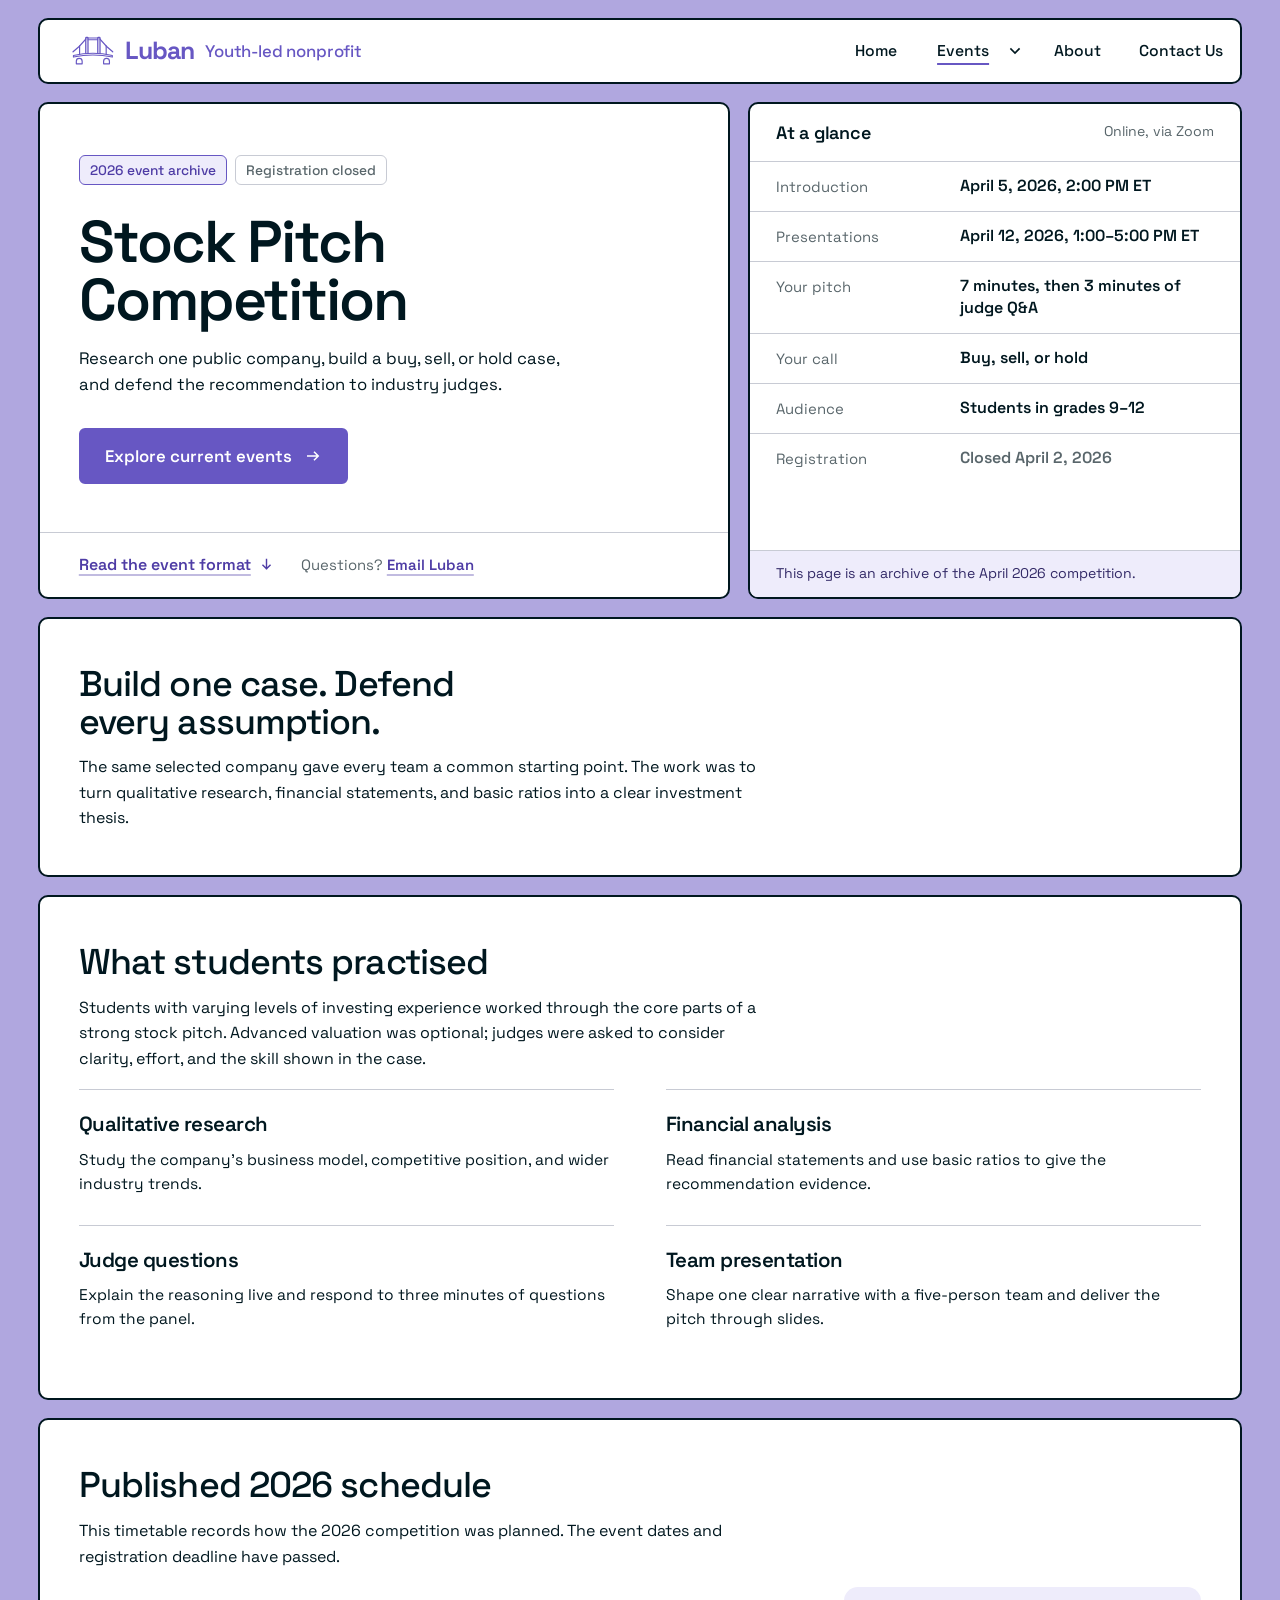
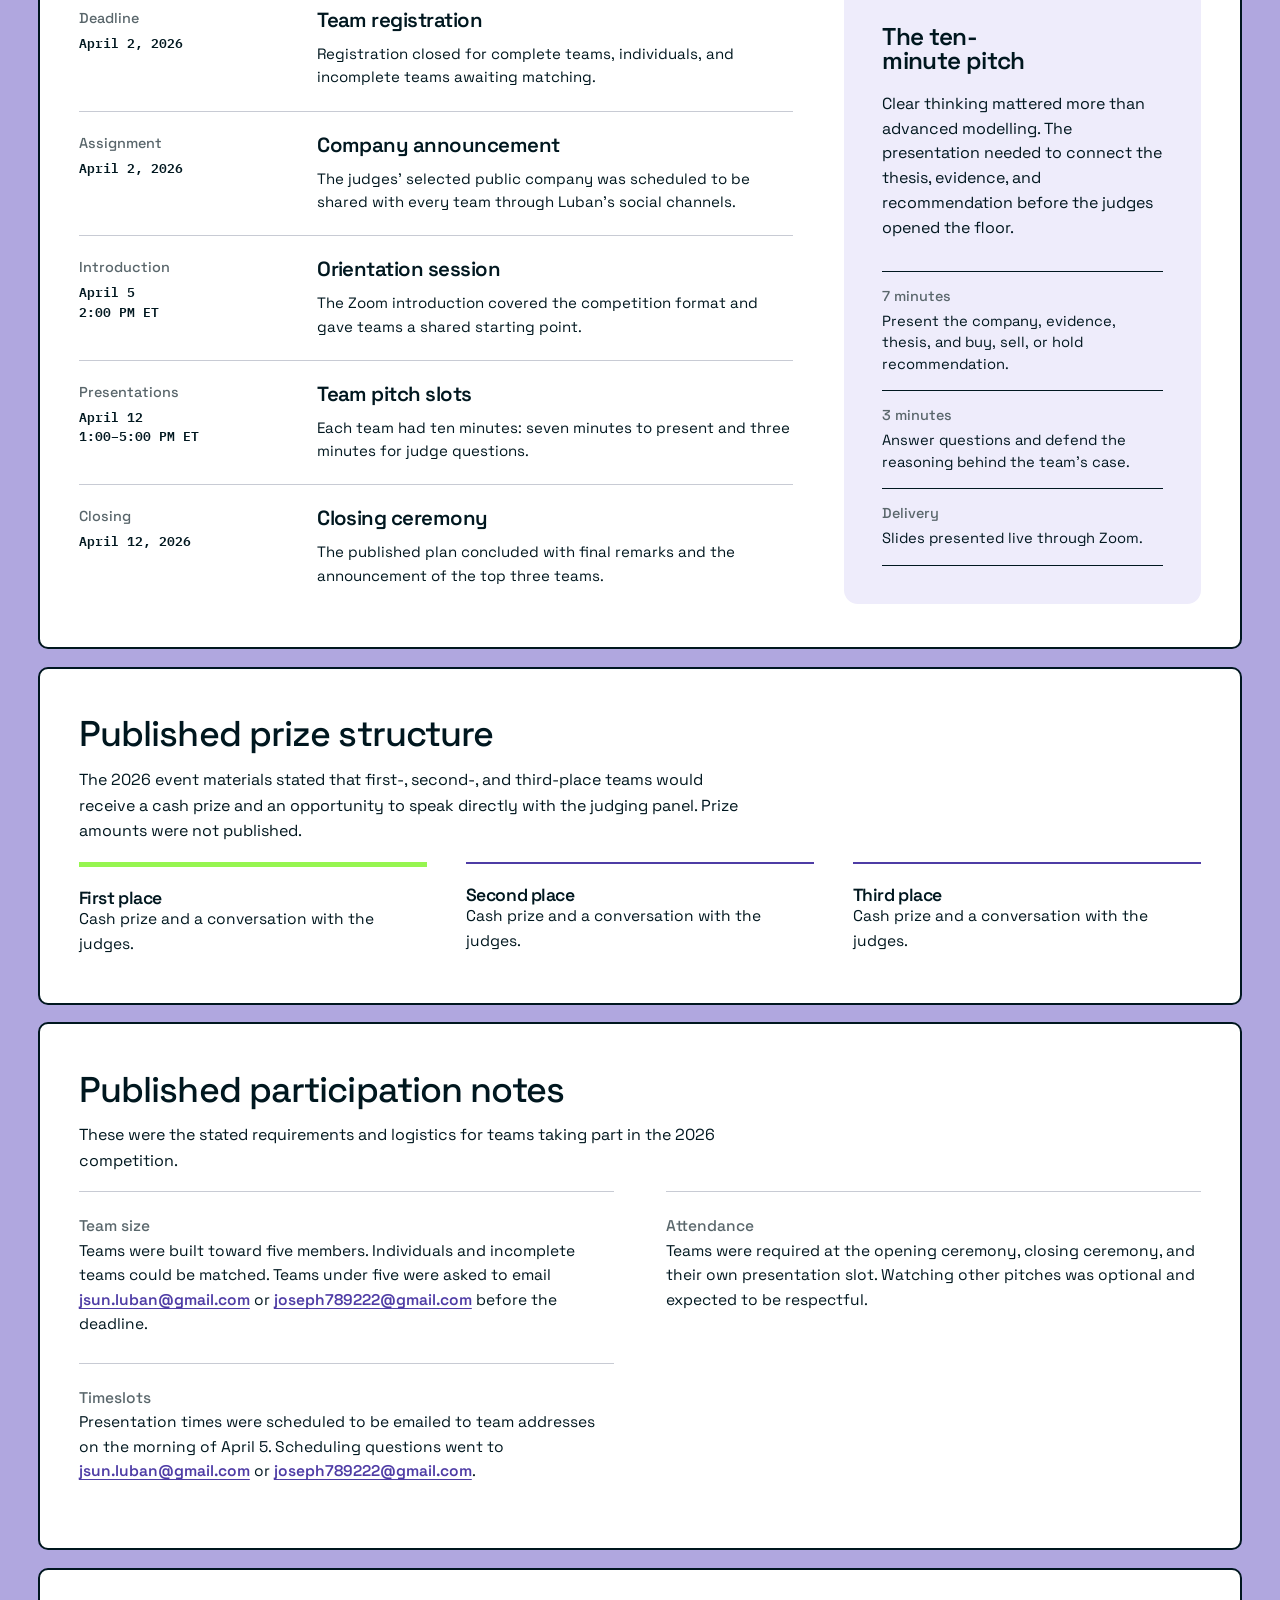
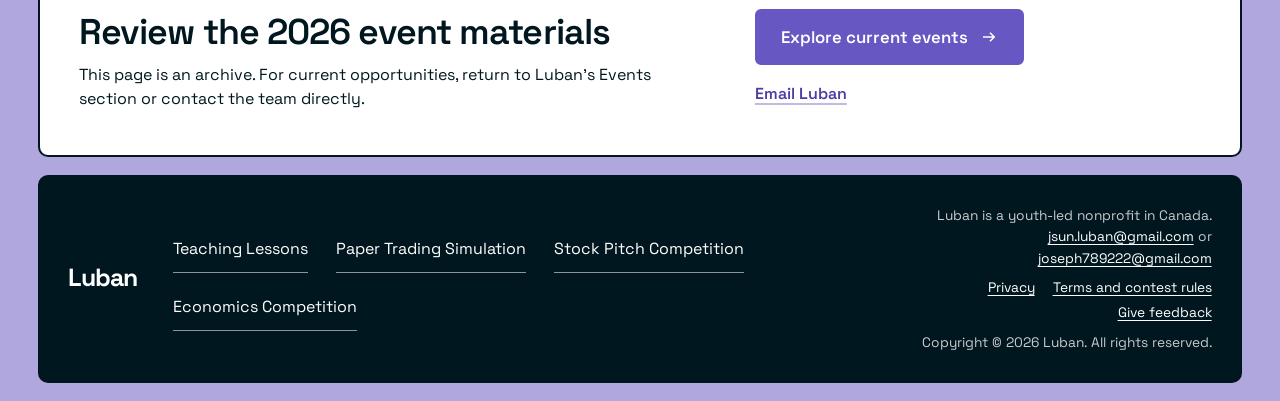
<file: spc.html>
<!DOCTYPE html>
<html lang="en" class="no-js">
  <head>
    <meta charset="utf-8">
    <meta name="viewport" content="width=device-width, initial-scale=1">
    <meta
      name="description"
      content="Review the published format, schedule, and participation details for the archived Luban Stock Pitch Competition 2026.">
    <title>Stock Pitch Competition 2026 | Luban</title>

    <script>
      document.documentElement.classList.replace("no-js", "js");
    </script>
    <link rel="preconnect" href="https://fonts.googleapis.com">
    <link rel="preconnect" href="https://fonts.gstatic.com" crossorigin>
    <link
      href="https://fonts.googleapis.com/css2?family=IBM+Plex+Mono:wght@400;500;600&amp;family=Space+Grotesk:wght@400;500;600;700&amp;display=swap"
      rel="stylesheet">
    <link rel="stylesheet" href="assets/css/home.css">
    <link rel="stylesheet" href="assets/css/competition.css">
    <link rel="stylesheet" href="assets/css/site.css">
    <script defer src="assets/js/home.js"></script>
  </head>

  <body class="competition-document">
    <a class="skip-link" href="#main-content">Skip to main content</a>

    <header class="site-header" data-site-header>
      <div class="site-header__row page-frame">
        <a class="wordmark" href="index.html#top" aria-label="Luban home">
          <svg class="wordmark__mark" aria-hidden="true" viewBox="6 14 180 124"><g fill="none" stroke-linecap="round" stroke-linejoin="round"><path d="M65 88.5 V23 Q65 20.5 67.5 20.5 H72 Q74.5 20.5 74.5 23 V87.8 M126 88.5 V23 Q126 20.5 123.5 20.5 H119 Q116.5 20.5 116.5 23 V87.8" stroke-width="5.5"/><path d="M74.5 23 H116.5 M74.5 30.5 H116.5" stroke-width="4.5"/><path d="M65 27 Q38 60 10.5 82 M126 27 Q153 60 180.5 82" stroke-width="5.5"/><path d="M38.5 56.6 V91.9 M152.5 56.6 V91.9" stroke-width="5"/><path d="M12 98 Q95.5 78 179 98 L179 104.5 Q95.5 86.5 12 104.5 Z" stroke-width="4.5"/><path d="M24.5 133.5 V122.5 A12.5 12.5 0 0 1 49.5 122.5 V133.5 Z M166.5 133.5 V122.5 A12.5 12.5 0 0 0 141.5 122.5 V133.5 Z" stroke-width="5"/></g></svg>
          <span class="wordmark__name">Luban</span>
          <span class="wordmark__descriptor">Youth-led nonprofit</span>
        </a>

        <nav
          class="primary-nav"
          id="primary-nav"
          aria-label="Main navigation"
          data-primary-nav
        >
          <ul>
            <li><a href="index.html#top" data-nav-link>Home</a></li>
            <li class="nav-dropdown nav-dropdown--current" data-nav-dropdown>
              <span class="nav-dropdown__trigger">
                <a href="index.html#programs" data-nav-link>Events</a>
                <button
                  class="nav-dropdown__toggle"
                  type="button"
                  aria-expanded="false"
                  aria-controls="event-nav-menu"
                  aria-label="Show event links"
                  data-nav-dropdown-toggle
                >
                  <svg aria-hidden="true" viewBox="0 0 16 16">
                    <path d="m4 6 4 4 4-4"></path>
                  </svg>
                </button>
              </span>
              <ul class="nav-dropdown__menu" id="event-nav-menu">
                <li><a href="paper-trading-simulation.html">Paper Trading Simulation</a></li>
                <li>
                  <a href="discovering-entrepreneurship.html"
                    >Discovering Entrepreneurship</a
                  >
                </li>
                <li>
                  <a href="spc.html" aria-current="page"
                    >Stock Pitch Competition</a
                  >
                </li>
                <li><a href="econ.html">Econ Competition</a></li>
              </ul>
            </li>
            <li><a href="index.html#about" data-nav-link>About</a></li>
            <li><a href="index.html#contact" data-nav-link>Contact Us</a></li>
          </ul>
        </nav>

        <div class="header-actions">
          <button
            class="header-control menu-toggle"
            type="button"
            aria-expanded="false"
            aria-controls="primary-nav"
            data-menu-toggle
          >
            <span>Menu</span>
            <span class="menu-toggle__mark" aria-hidden="true"
              ><span></span><span></span
            ></span>
          </button>
        </div>
      </div>
    </header>

    <main class="competition-page" id="main-content">
      <section
        class="event-hero page-frame"
        id="top"
        aria-labelledby="spc-title"
      >
        <div class="tile event-hero__lead">
          <ul class="chips">
            <li class="chip chip--brand">2026 event archive</li>
            <li class="chip">Registration closed</li>
          </ul>
          <h1 id="spc-title">Stock Pitch Competition</h1>
          <p class="event-hero__deck">
            Research one public company, build a buy, sell, or hold case, and defend the recommendation to industry judges.
          </p>
          <div class="event-hero__actions">
            <a class="action action--primary action--large" href="index.html#programs">
              <span>Explore current events</span>
              <svg aria-hidden="true" viewBox="0 0 24 24"><path d="M5 12h13M14 7l5 5-5 5"></path></svg>
            </a>
          </div>
          <div class="event-hero__more">
            <a class="text-link" href="#event-format"><span>Read the event format</span><svg aria-hidden="true" viewBox="0 0 24 24"><path d="M12 5v13M7 13l5 5 5-5"></path></svg></a>
            <p>Questions? <a class="text-link" href="mailto:jsun.luban@gmail.com,joseph789222@gmail.com"><span>Email Luban</span></a></p>
          </div>
        </div>

        <aside class="tile event-glance" aria-labelledby="glance-title">
          <header class="tile__head">
            <h2 id="glance-title">At a glance</h2>
            <p class="tile__meta">Online, via Zoom</p>
          </header>
          <dl class="glance">
            <div>
              <dt>Introduction</dt>
              <dd><time datetime="2026-04-05T14:00">April 5, 2026, 2:00 PM ET</time></dd>
            </div>
            <div>
              <dt>Presentations</dt>
              <dd><time datetime="2026-04-12T13:00">April 12, 2026, 1:00&ndash;5:00 PM ET</time></dd>
            </div>
            <div>
              <dt>Your pitch</dt>
              <dd>7 minutes, then 3 minutes of judge Q&amp;A</dd>
            </div>
            <div>
              <dt>Your call</dt>
              <dd>Buy, sell, or hold</dd>
            </div>
            <div>
              <dt>Audience</dt>
              <dd>Students in grades 9&ndash;12</dd>
            </div>
            <div>
              <dt>Registration</dt>
              <dd class="glance__state">Closed April 2, 2026</dd>
            </div>
          </dl>
          <p class="event-glance__note">
            This page is an archive of the April 2026 competition.
          </p>
        </aside>
      </section>

      <section class="competition-sheet page-frame" aria-labelledby="brief-title">
        <header class="competition-section-head">
          <h2 id="brief-title">Build one case. Defend every assumption.</h2>
          <p>
            The same selected company gave every team a common starting point. The work was to turn qualitative research, financial statements, and basic ratios into a clear investment thesis.
          </p>
        </header>
      </section>

      <section
        class="competition-sheet page-frame"
        id="event-format"
        aria-labelledby="practice-title"
      >
        <header class="competition-section-head">
          <h2 id="practice-title">What students practised</h2>
          <p>
            Students with varying levels of investing experience worked through
            the core parts of a strong stock pitch. Advanced valuation was
            optional; judges were asked to consider clarity, effort, and the
            skill shown in the case.
          </p>
        </header>
        <ul class="competition-feature-grid">
          <li>
            <h3>Qualitative research</h3>
            <p>
              Study the company&rsquo;s business model, competitive position,
              and wider industry trends.
            </p>
          </li>
          <li>
            <h3>Financial analysis</h3>
            <p>
              Read financial statements and use basic ratios to give the
              recommendation evidence.
            </p>
          </li>
          <li>
            <h3>Judge questions</h3>
            <p>
              Explain the reasoning live and respond to three minutes of
              questions from the panel.
            </p>
          </li>
          <li>
            <h3>Team presentation</h3>
            <p>
              Shape one clear narrative with a five-person team and deliver the
              pitch through slides.
            </p>
          </li>
        </ul>
      </section>

      <section
        class="competition-sheet page-frame"
        aria-labelledby="schedule-title"
      >
        <header class="competition-section-head">
          <h2 id="schedule-title">Published 2026 schedule</h2>
          <p>
            This timetable records how the 2026 competition was planned. The
            event dates and registration deadline have passed.
          </p>
        </header>
        <div class="competition-schedule-layout">
          <ol class="competition-timeline">
            <li>
              <div class="competition-timeline__rail">
                <p class="competition-timeline__date">Deadline</p>
                <time datetime="2026-04-02">April 2, 2026</time>
              </div>
              <div class="competition-timeline__body">
                <h3>Team registration</h3>
                <p>
                  Registration closed for complete teams, individuals, and
                  incomplete teams awaiting matching.
                </p>
              </div>
            </li>
            <li>
              <div class="competition-timeline__rail">
                <p class="competition-timeline__date">Assignment</p>
                <time datetime="2026-04-02">April 2, 2026</time>
              </div>
              <div class="competition-timeline__body">
                <h3>Company announcement</h3>
                <p>
                  The judges&rsquo; selected public company was scheduled to be
                  shared with every team through Luban&rsquo;s social channels.
                </p>
              </div>
            </li>
            <li>
              <div class="competition-timeline__rail">
                <p class="competition-timeline__date">Introduction</p>
                <time datetime="2026-04-05T14:00">April 5<br>2:00 PM ET</time>
              </div>
              <div class="competition-timeline__body">
                <h3>Orientation session</h3>
                <p>
                  The Zoom introduction covered the competition format and gave
                  teams a shared starting point.
                </p>
              </div>
            </li>
            <li>
              <div class="competition-timeline__rail">
                <p class="competition-timeline__date">Presentations</p>
                <time datetime="2026-04-12T13:00"
                  >April 12<br>1:00&ndash;5:00 PM ET</time
                >
              </div>
              <div class="competition-timeline__body">
                <h3>Team pitch slots</h3>
                <p>
                  Each team had ten minutes: seven minutes to present and three
                  minutes for judge questions.
                </p>
              </div>
            </li>
            <li>
              <div class="competition-timeline__rail">
                <p class="competition-timeline__date">Closing</p>
                <time datetime="2026-04-12">April 12, 2026</time>
              </div>
              <div class="competition-timeline__body">
                <h3>Closing ceremony</h3>
                <p>
                  The published plan concluded with final remarks and the
                  announcement of the top three teams.
                </p>
              </div>
            </li>
          </ol>

          <aside class="competition-side" aria-labelledby="pitch-format-title">
            <h3 id="pitch-format-title">The ten-minute pitch</h3>
            <p>
              Clear thinking mattered more than advanced modelling. The
              presentation needed to connect the thesis, evidence, and
              recommendation before the judges opened the floor.
            </p>
            <dl class="competition-format-list">
              <div>
                <dt>7 minutes</dt>
                <dd>
                  Present the company, evidence, thesis, and buy, sell, or hold
                  recommendation.
                </dd>
              </div>
              <div>
                <dt>3 minutes</dt>
                <dd>
                  Answer questions and defend the reasoning behind the
                  team&rsquo;s case.
                </dd>
              </div>
              <div>
                <dt>Delivery</dt>
                <dd>Slides presented live through Zoom.</dd>
              </div>
            </dl>
          </aside>
        </div>
      </section>

      <section
        class="competition-sheet page-frame"
        aria-labelledby="awards-title"
      >
        <header class="competition-section-head">
          <h2 id="awards-title">Published prize structure</h2>
          <p>
            The 2026 event materials stated that first-, second-, and
            third-place teams would receive a cash prize and an opportunity to
            speak directly with the judging panel. Prize amounts were not
            published.
          </p>
        </header>
        <ol class="competition-awards">
          <li>
            <h3>First place</h3>
            <p>Cash prize and a conversation with the judges.</p>
          </li>
          <li>
            <h3>Second place</h3>
            <p>Cash prize and a conversation with the judges.</p>
          </li>
          <li>
            <h3>Third place</h3>
            <p>Cash prize and a conversation with the judges.</p>
          </li>
        </ol>
      </section>

      <section
        class="competition-sheet competition-sheet--notes page-frame"
        aria-labelledby="requirements-title"
      >
        <header class="competition-section-head">
          <h2 id="requirements-title">Published participation notes</h2>
          <p>
            These were the stated requirements and logistics for teams taking
            part in the 2026 competition.
          </p>
        </header>
        <ul class="competition-notes">
          <li class="competition-note">
            <p class="competition-note__label">Team size</p>
            <p>
              Teams were built toward five members. Individuals and incomplete
              teams could be matched. Teams under five were asked to email
              <a href="mailto:jsun.luban@gmail.com">jsun.luban@gmail.com</a> or <a href="mailto:joseph789222@gmail.com">joseph789222@gmail.com</a>
              before the deadline.
            </p>
          </li>
          <li class="competition-note">
            <p class="competition-note__label">Attendance</p>
            <p>
              Teams were required at the opening ceremony, closing ceremony, and
              their own presentation slot. Watching other pitches was optional
              and expected to be respectful.
            </p>
          </li>
          <li class="competition-note">
            <p class="competition-note__label">Timeslots</p>
            <p>
              Presentation times were scheduled to be emailed to team addresses
              on the morning of April 5. Scheduling questions went to
              <a href="mailto:jsun.luban@gmail.com">jsun.luban@gmail.com</a> or <a href="mailto:joseph789222@gmail.com">joseph789222@gmail.com</a>.
            </p>
          </li>
        </ul>
      </section>

      <section class="tile event-close page-frame" aria-labelledby="archive-title">
        <div class="event-close__copy">
          <h2 id="archive-title">Review the 2026 event materials</h2>
          <p>
            This page is an archive. For current opportunities, return to Luban&rsquo;s Events section or contact the team directly.
          </p>
        </div>
        <div class="event-close__actions">
          <a class="action action--primary action--large" href="index.html#programs">
              <span>Explore current events</span>
              <svg aria-hidden="true" viewBox="0 0 24 24"><path d="M5 12h13M14 7l5 5-5 5"></path></svg>
            </a>
          <p class="event-close__links">
            <a class="text-link" href="mailto:jsun.luban@gmail.com,joseph789222@gmail.com"><span>Email Luban</span></a>
          </p>
        </div>
      </section>
    </main>

    <footer class="site-footer">
      <div class="site-footer__grid page-frame">
        <a class="site-footer__wordmark" href="index.html#top">Luban</a>
        <nav aria-label="Featured event pages">
          <a href="index.html#teaching-lessons">Teaching Lessons</a>
          <a href="paper-trading-simulation.html">Paper Trading Simulation</a>
          <a href="spc.html" aria-current="page">Stock Pitch Competition</a>
          <a href="econ.html">Economics Competition</a>
        </nav>
        <div class="site-footer__meta">
          <p>
            Luban is a youth-led nonprofit in Canada.
            <a href="mailto:jsun.luban@gmail.com">jsun.luban@gmail.com</a> or <a href="mailto:joseph789222@gmail.com">joseph789222@gmail.com</a>
          </p>
          <p>
            <a href="privacy.html">Privacy</a>
            <a href="terms.html">Terms and contest rules</a>
            <a href="https://sim.lubancanada.com/feedback?topic=website">Give feedback</a>
          </p>
          <p>Copyright &copy; 2026 Luban. All rights reserved.</p>
        </div>
      </div>
    </footer>
  </body>
</html>
</file>
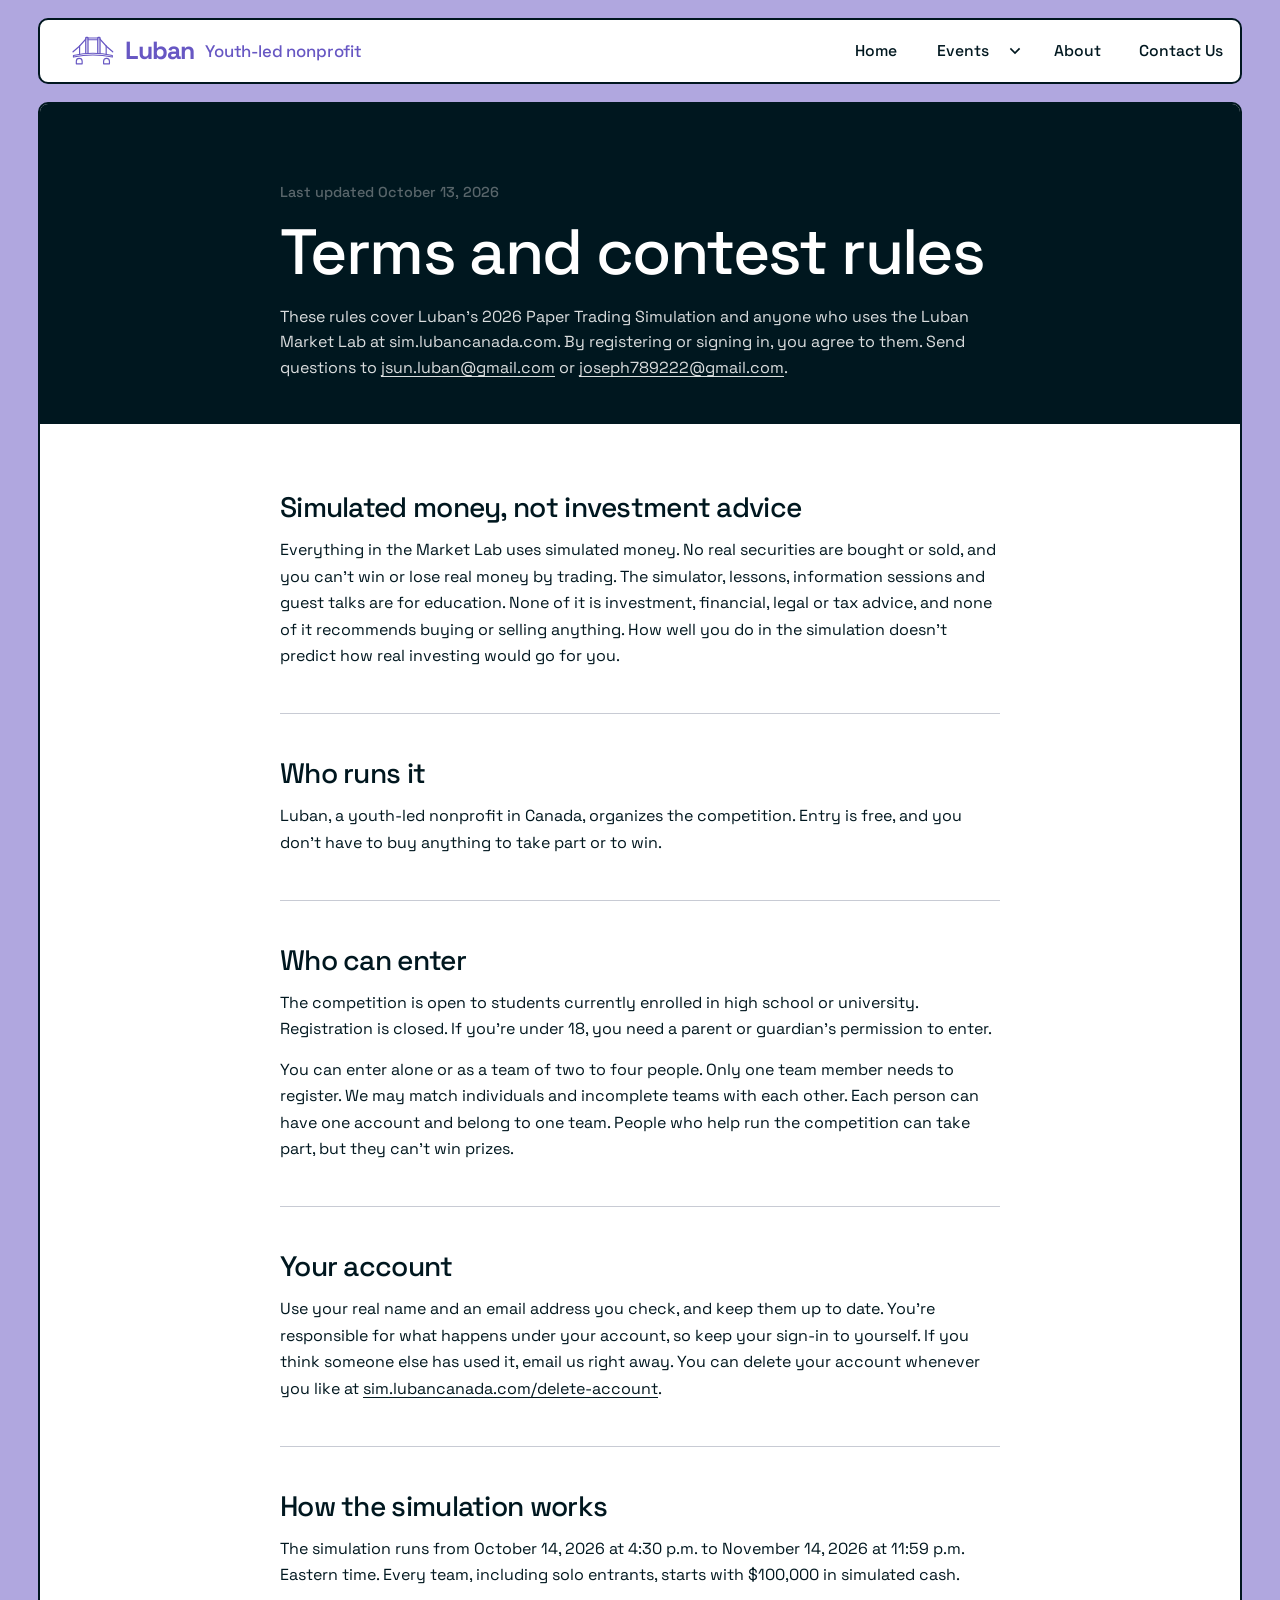
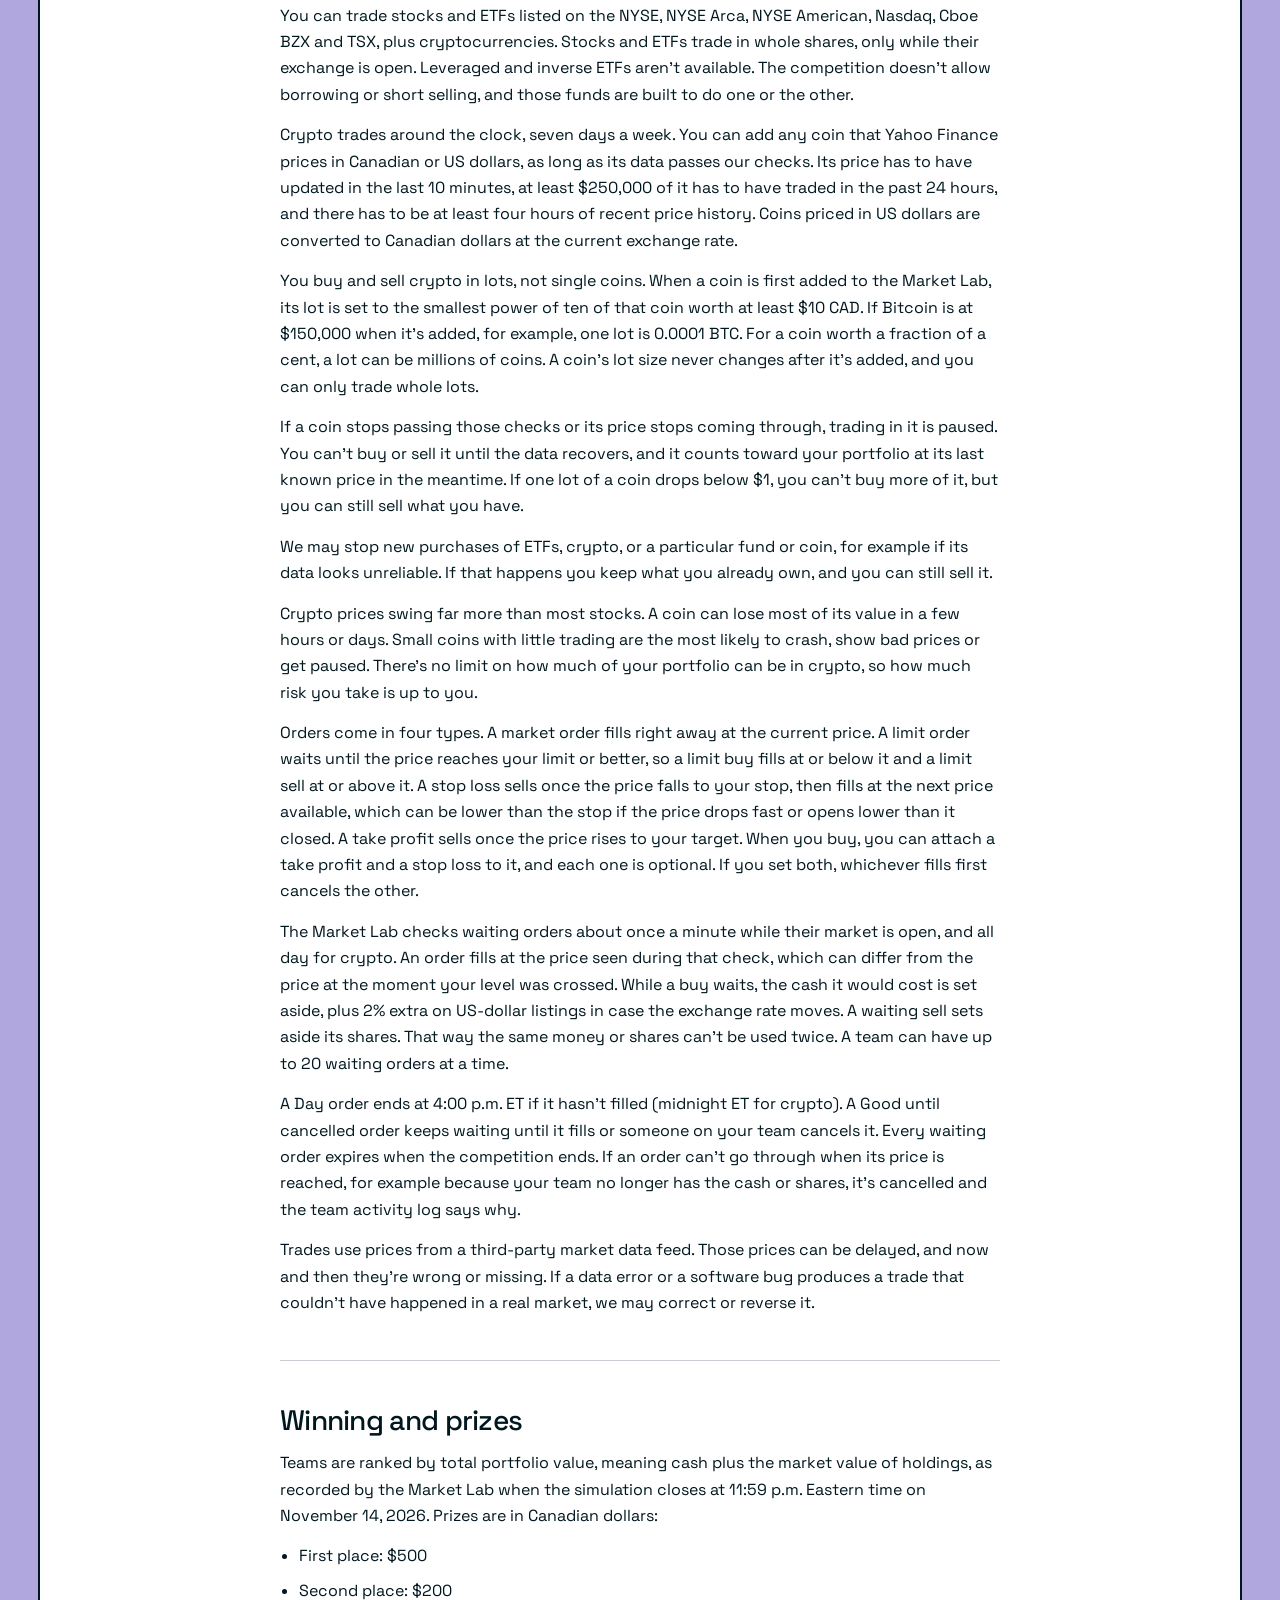
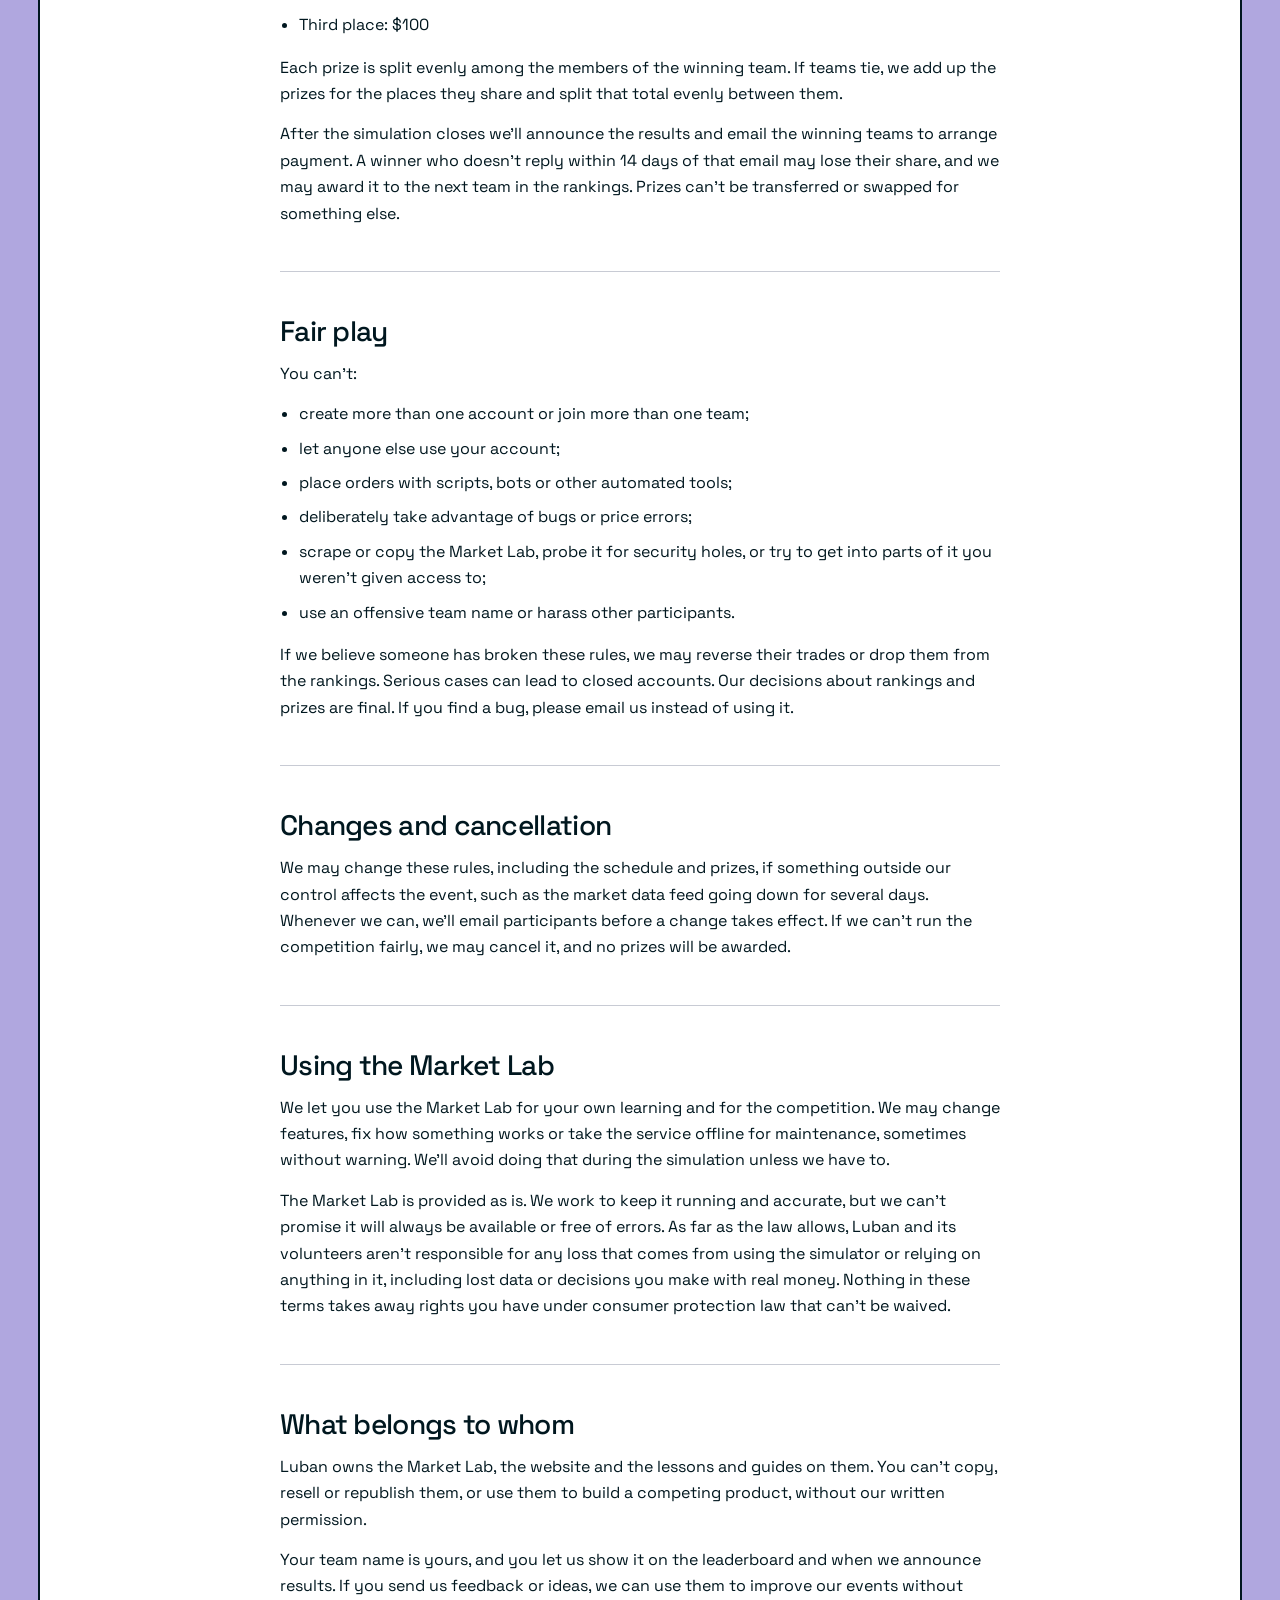
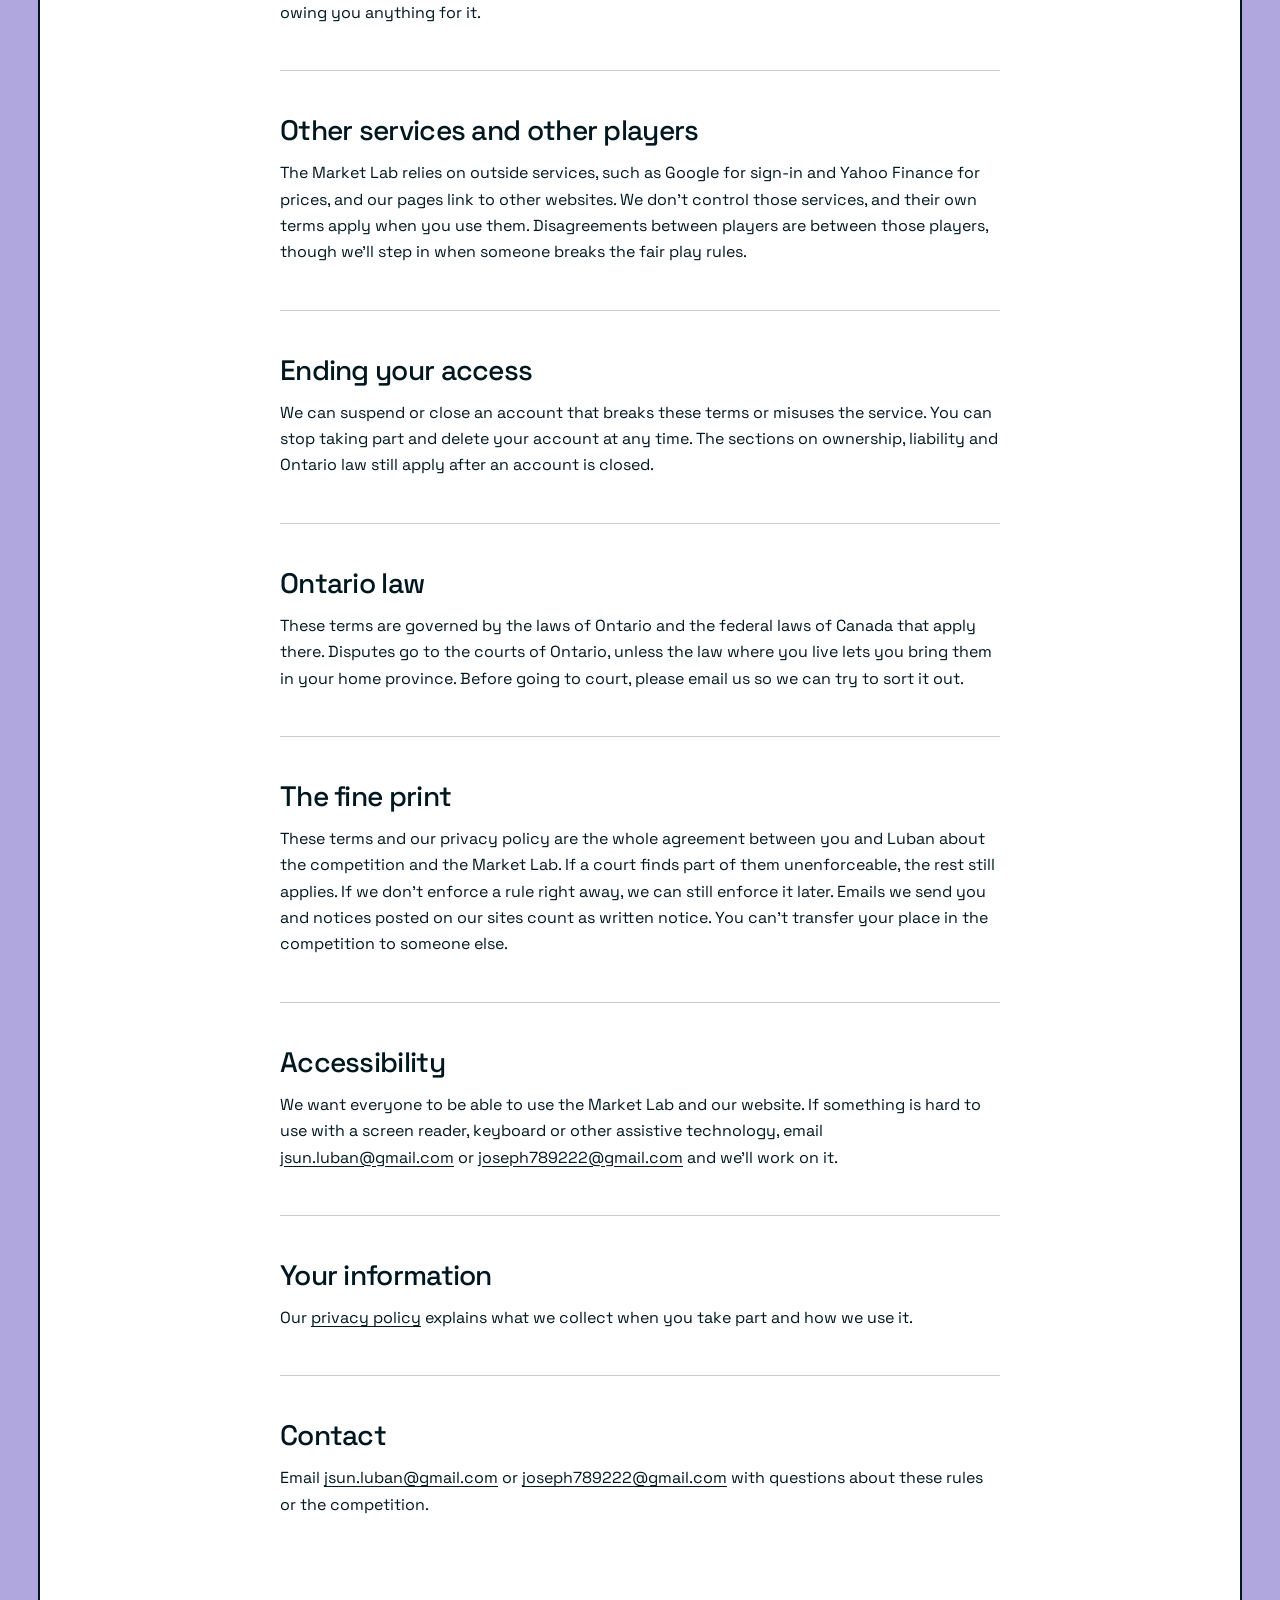
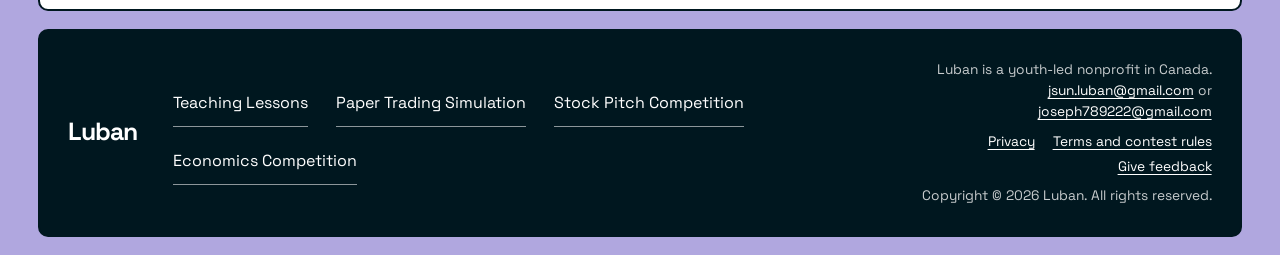
<file: terms.html>
<!DOCTYPE html>
<html lang="en" class="no-js">
  <head>
    <meta charset="utf-8">
    <meta name="viewport" content="width=device-width, initial-scale=1">
    <meta
      name="description"
      content="Contest rules and terms of use for Luban's 2026 Paper Trading Simulation and the Luban Market Lab.">
    <title>Terms and contest rules | Luban</title>

    <script>
      document.documentElement.classList.replace("no-js", "js");
    </script>
    <link rel="preconnect" href="https://fonts.googleapis.com">
    <link rel="preconnect" href="https://fonts.gstatic.com" crossorigin>
    <link
      href="https://fonts.googleapis.com/css2?family=IBM+Plex+Mono:wght@400;500;600&amp;family=Space+Grotesk:wght@400;500;600;700&amp;display=swap"
      rel="stylesheet">
    <link rel="stylesheet" href="assets/css/home.css">
    <link rel="stylesheet" href="assets/css/competition.css?v=20260917-stack">
    <link rel="stylesheet" href="assets/css/site.css">
    <script defer src="assets/js/home.js?v=20260917-accordion"></script>
  </head>

  <body class="competition-document">
    <a class="skip-link" href="#main-content">Skip to main content</a>

    <header class="site-header" data-site-header>
      <div class="site-header__row page-frame">
        <a class="wordmark" href="index.html#top" aria-label="Luban home">
          <svg class="wordmark__mark" aria-hidden="true" viewBox="6 14 180 124"><g fill="none" stroke-linecap="round" stroke-linejoin="round"><path d="M65 88.5 V23 Q65 20.5 67.5 20.5 H72 Q74.5 20.5 74.5 23 V87.8 M126 88.5 V23 Q126 20.5 123.5 20.5 H119 Q116.5 20.5 116.5 23 V87.8" stroke-width="5.5"/><path d="M74.5 23 H116.5 M74.5 30.5 H116.5" stroke-width="4.5"/><path d="M65 27 Q38 60 10.5 82 M126 27 Q153 60 180.5 82" stroke-width="5.5"/><path d="M38.5 56.6 V91.9 M152.5 56.6 V91.9" stroke-width="5"/><path d="M12 98 Q95.5 78 179 98 L179 104.5 Q95.5 86.5 12 104.5 Z" stroke-width="4.5"/><path d="M24.5 133.5 V122.5 A12.5 12.5 0 0 1 49.5 122.5 V133.5 Z M166.5 133.5 V122.5 A12.5 12.5 0 0 0 141.5 122.5 V133.5 Z" stroke-width="5"/></g></svg>
          <span class="wordmark__name">Luban</span>
          <span class="wordmark__descriptor">Youth-led nonprofit</span>
        </a>

        <nav
          class="primary-nav"
          id="primary-nav"
          aria-label="Main navigation"
          data-primary-nav
        >
          <ul>
            <li><a href="index.html#top" data-nav-link>Home</a></li>
            <li class="nav-dropdown" data-nav-dropdown>
              <span class="nav-dropdown__trigger">
                <a href="index.html#programs" data-nav-link>Events</a>
                <button
                  class="nav-dropdown__toggle"
                  type="button"
                  aria-expanded="false"
                  aria-controls="event-nav-menu"
                  aria-label="Show event links"
                  data-nav-dropdown-toggle
                >
                  <svg aria-hidden="true" viewBox="0 0 16 16">
                    <path d="m4 6 4 4 4-4"></path>
                  </svg>
                </button>
              </span>
              <ul class="nav-dropdown__menu" id="event-nav-menu">
                <li>
                  <a href="paper-trading-simulation.html"
                    >Paper Trading Simulation</a
                  >
                </li>
                <li>
                  <a href="discovering-entrepreneurship.html"
                    >Discovering Entrepreneurship</a
                  >
                </li>
                <li><a href="spc.html">Stock Pitch Competition</a></li>
                <li><a href="econ.html">Econ Competition</a></li>
              </ul>
            </li>
            <li><a href="index.html#about" data-nav-link>About</a></li>
            <li><a href="index.html#contact" data-nav-link>Contact Us</a></li>
          </ul>
        </nav>

        <div class="header-actions">
          <button
            class="header-control menu-toggle"
            type="button"
            aria-expanded="false"
            aria-controls="primary-nav"
            data-menu-toggle
          >
            <span>Menu</span>
            <span class="menu-toggle__mark" aria-hidden="true"
              ><span></span><span></span
            ></span>
          </button>
        </div>
      </div>
    </header>

    <main class="competition-page legal-page" id="main-content">
      <article class="legal-sheet page-frame" aria-labelledby="legal-title">
        <header class="legal-head">
          <p class="legal-head__date">Last updated October 13, 2026</p>
          <h1 id="legal-title">Terms and contest rules</h1>
          <p>
            These rules cover Luban's 2026 Paper Trading Simulation and anyone
            who uses the Luban Market Lab at sim.lubancanada.com. By
            registering or signing in, you agree to them. Send questions to
            <a href="mailto:jsun.luban@gmail.com">jsun.luban@gmail.com</a> or <a href="mailto:joseph789222@gmail.com">joseph789222@gmail.com</a>.
          </p>
        </header>

        <div class="legal-body">
          <section aria-labelledby="advice-title">
            <h2 id="advice-title">Simulated money, not investment advice</h2>
            <p>
              Everything in the Market Lab uses simulated money. No real
              securities are bought or sold, and you can't win or lose real
              money by trading. The simulator, lessons, information sessions
              and guest talks are for education. None of it is investment,
              financial, legal or tax advice, and none of it recommends buying
              or selling anything. How well you do in the simulation doesn't
              predict how real investing would go for you.
            </p>
          </section>

          <section aria-labelledby="organizer-title">
            <h2 id="organizer-title">Who runs it</h2>
            <p>
              Luban, a youth-led nonprofit in Canada, organizes the
              competition. Entry is free, and you don't have to buy anything to
              take part or to win.
            </p>
          </section>

          <section aria-labelledby="entry-title">
            <h2 id="entry-title">Who can enter</h2>
            <p>
              The competition is open to students currently enrolled in high
              school or university. Registration is closed.
              If you're under 18, you need a parent or guardian's permission
              to enter.
            </p>
            <p>
              You can enter alone or as a team of two to four people. Only one
              team member needs to register. We may match individuals and
              incomplete teams with each other. Each person can have one
              account and belong to one team. People who help run the
              competition can take part, but they can't win prizes.
            </p>
          </section>

          <section aria-labelledby="account-title">
            <h2 id="account-title">Your account</h2>
            <p>
              Use your real name and an email address you check, and keep them
              up to date. You're responsible for what happens under your
              account, so keep your sign-in to yourself. If you think someone
              else has used it, email us right away. You can delete your
              account whenever you like at
              <a href="https://sim.lubancanada.com/delete-account">sim.lubancanada.com/delete-account</a>.
            </p>
          </section>

          <section aria-labelledby="how-title">
            <h2 id="how-title">How the simulation works</h2>
            <p>
              The simulation runs from October 14, 2026 at 4:30 p.m. to
              November 14, 2026 at 11:59 p.m. Eastern time. Every team,
              including solo entrants, starts with $100,000 in simulated
              cash.
            </p>
            <p>
              You can trade stocks and ETFs listed on the NYSE, NYSE Arca, NYSE
              American, Nasdaq, Cboe BZX and TSX, plus cryptocurrencies. Stocks
              and ETFs trade in whole shares, only while their exchange is open.
              Leveraged and inverse ETFs aren't available. The competition
              doesn't allow borrowing or short selling, and those funds are
              built to do one or the other.
            </p>
            <p>
              Crypto trades around the clock, seven days a week. You can add
              any coin that Yahoo Finance prices in Canadian or US dollars, as
              long as its data passes our checks. Its price has to have
              updated in the last 10 minutes, at least $250,000 of it has to
              have traded in the past 24 hours, and there has to be at least
              four hours of recent price history. Coins priced in US dollars
              are converted to Canadian dollars at the current exchange rate.
            </p>
            <p>
              You buy and sell crypto in lots, not single coins. When a coin is
              first added to the Market Lab, its lot is set to the smallest
              power of ten of that coin worth at least $10 CAD. If Bitcoin is
              at $150,000 when it's added, for example, one lot is 0.0001 BTC.
              For a coin worth a fraction of a cent, a lot can be millions of
              coins. A coin's lot size never changes after it's added, and you
              can only trade whole lots.
            </p>
            <p>
              If a coin stops passing those checks or its price stops coming
              through, trading in it is paused. You can't buy or sell it until
              the data recovers, and it counts toward your portfolio at its
              last known price in the meantime. If one lot of a coin drops
              below $1, you can't buy more of it, but you can still sell what
              you have.
            </p>
            <p>
              We may stop new purchases of ETFs, crypto, or a particular fund
              or coin, for example if its data looks unreliable. If that
              happens you keep what you already own, and you can still sell
              it.
            </p>
            <p>
              Crypto prices swing far more than most stocks. A coin can lose
              most of its value in a few hours or days. Small coins with little
              trading are the most likely to crash, show bad prices or get
              paused. There's no limit on how much of your portfolio can be in
              crypto, so how much risk you take is up to you.
            </p>
            <p>
              Orders come in four types. A market order fills right away at the
              current price. A limit order waits until the price reaches your
              limit or better, so a limit buy fills at or below it and a limit
              sell at or above it. A stop loss sells once the price falls to
              your stop, then fills at the next price available, which can be
              lower than the stop if the price drops fast or opens lower than
              it closed. A take profit sells once the price rises to your
              target. When you buy, you can attach a take profit and a stop
              loss to it, and each one is optional. If you set both, whichever
              fills first cancels the other.
            </p>
            <p>
              The Market Lab checks waiting orders about once a minute while
              their market is open, and all day for crypto. An order fills at
              the price seen during that check, which can differ from the price
              at the moment your level was crossed. While a buy waits, the cash
              it would cost is set aside, plus 2% extra on US-dollar listings in
              case the exchange rate moves. A waiting sell sets aside its
              shares. That way the same money or shares can't be used twice. A
              team can have up to 20 waiting orders at a time.
            </p>
            <p>
              A Day order ends at 4:00 p.m. ET if it hasn't filled (midnight ET
              for crypto). A Good until cancelled order keeps waiting until it
              fills or someone on your team cancels it. Every waiting order
              expires when the competition ends. If an order can't go through
              when its price is reached, for example because your team no
              longer has the cash or shares, it's cancelled and the team
              activity log says why.
            </p>
            <p>
              Trades use prices from a third-party market data feed. Those
              prices can be delayed, and now and then they're wrong or missing.
              If a data error or a software bug produces a trade that couldn't
              have happened in a real market, we may correct or reverse it.
            </p>
          </section>

          <section aria-labelledby="prizes-title">
            <h2 id="prizes-title">Winning and prizes</h2>
            <p>
              Teams are ranked by total portfolio value, meaning cash plus the
              market value of holdings, as recorded by the Market Lab when the
              simulation closes at 11:59 p.m. Eastern time on November 14, 2026. Prizes are in Canadian
              dollars:
            </p>
            <ul>
              <li>First place: $500</li>
              <li>Second place: $200</li>
              <li>Third place: $100</li>
            </ul>
            <p>
              Each prize is split evenly among the members of the winning team.
              If teams tie, we add up the prizes for the places they share and
              split that total evenly between them.
            </p>
            <p>
              After the simulation closes we'll announce the results and email
              the winning teams to arrange payment. A winner who doesn't reply
              within 14 days of that email may lose their share, and we may
              award it to the next team in the rankings. Prizes can't be
              transferred or swapped for something else.
            </p>
          </section>

          <section aria-labelledby="fair-title">
            <h2 id="fair-title">Fair play</h2>
            <p>You can't:</p>
            <ul>
              <li>create more than one account or join more than one team;</li>
              <li>let anyone else use your account;</li>
              <li>place orders with scripts, bots or other automated tools;</li>
              <li>deliberately take advantage of bugs or price errors;</li>
              <li>
                scrape or copy the Market Lab, probe it for security holes, or
                try to get into parts of it you weren't given access to;
              </li>
              <li>use an offensive team name or harass other participants.</li>
            </ul>
            <p>
              If we believe someone has broken these rules, we may reverse
              their trades or drop them from the rankings. Serious cases can
              lead to closed accounts. Our decisions about rankings and prizes are final. If
              you find a bug, please email us instead of using it.
            </p>
          </section>

          <section aria-labelledby="change-title">
            <h2 id="change-title">Changes and cancellation</h2>
            <p>
              We may change these rules, including the schedule and prizes, if
              something outside our control affects the event, such as the
              market data feed going down for several days. Whenever we can,
              we'll email participants before a change takes effect. If we
              can't run the competition fairly, we may cancel it, and no prizes
              will be awarded.
            </p>
          </section>

          <section aria-labelledby="service-title">
            <h2 id="service-title">Using the Market Lab</h2>
            <p>
              We let you use the Market Lab for your own learning and for the
              competition. We may change features, fix how something works or
              take the service offline for maintenance, sometimes without
              warning. We'll avoid doing that during the simulation unless we
              have to.
            </p>
            <p>
              The Market Lab is provided as is. We work to keep it running and
              accurate, but we can't promise it will always be available or
              free of errors. As far as the law allows, Luban and its
              volunteers aren't responsible for any loss that comes from using
              the simulator or relying on anything in it, including lost data
              or decisions you make with real money. Nothing in these terms
              takes away rights you have under consumer protection law that
              can't be waived.
            </p>
          </section>

          <section aria-labelledby="ownership-title">
            <h2 id="ownership-title">What belongs to whom</h2>
            <p>
              Luban owns the Market Lab, the website and the lessons and
              guides on them. You can't copy, resell or republish them, or use
              them to build a competing product, without our written
              permission.
            </p>
            <p>
              Your team name is yours, and you let us show it on the
              leaderboard and when we announce results. If you send us
              feedback or ideas, we can use them to improve our events without
              owing you anything for it.
            </p>
          </section>

          <section aria-labelledby="others-title">
            <h2 id="others-title">Other services and other players</h2>
            <p>
              The Market Lab relies on outside services, such as Google for
              sign-in and Yahoo Finance for prices, and our pages link to
              other websites. We don't control those services, and their own
              terms apply when you use them. Disagreements between players are
              between those players, though we'll step in when someone breaks
              the fair play rules.
            </p>
          </section>

          <section aria-labelledby="ending-title">
            <h2 id="ending-title">Ending your access</h2>
            <p>
              We can suspend or close an account that breaks these terms or
              misuses the service. You can stop taking part and delete your
              account at any time. The sections on ownership, liability and
              Ontario law still apply after an account is closed.
            </p>
          </section>

          <section aria-labelledby="law-title">
            <h2 id="law-title">Ontario law</h2>
            <p>
              These terms are governed by the laws of Ontario and the federal
              laws of Canada that apply there. Disputes go to the courts of
              Ontario, unless the law where you live lets you bring them in
              your home province. Before going to court, please email us so
              we can try to sort it out.
            </p>
          </section>

          <section aria-labelledby="general-title">
            <h2 id="general-title">The fine print</h2>
            <p>
              These terms and our privacy policy are the whole agreement
              between you and Luban about the competition and the Market Lab.
              If a court finds part of them unenforceable, the rest still
              applies. If we don't enforce a rule right away, we can still
              enforce it later. Emails we send you and notices posted on our
              sites count as written notice. You can't transfer your place in
              the competition to someone else.
            </p>
          </section>

          <section aria-labelledby="access-title">
            <h2 id="access-title">Accessibility</h2>
            <p>
              We want everyone to be able to use the Market Lab and our
              website. If something is hard to use with a screen reader,
              keyboard or other assistive technology, email
              <a href="mailto:jsun.luban@gmail.com">jsun.luban@gmail.com</a> or <a href="mailto:joseph789222@gmail.com">joseph789222@gmail.com</a>
              and we'll work on it.
            </p>
          </section>

          <section aria-labelledby="privacy-title">
            <h2 id="privacy-title">Your information</h2>
            <p>
              Our <a href="privacy.html">privacy policy</a> explains what we
              collect when you take part and how we use it.
            </p>
          </section>

          <section aria-labelledby="contact-title">
            <h2 id="contact-title">Contact</h2>
            <p>
              Email
              <a href="mailto:jsun.luban@gmail.com">jsun.luban@gmail.com</a> or <a href="mailto:joseph789222@gmail.com">joseph789222@gmail.com</a>
              with questions about these rules or the competition.
            </p>
          </section>
        </div>
      </article>
    </main>

    <footer class="site-footer">
      <div class="site-footer__grid page-frame">
        <a class="site-footer__wordmark" href="index.html#top">Luban</a>
        <nav aria-label="Featured event pages">
          <a href="index.html#teaching-lessons">Teaching Lessons</a>
          <a href="paper-trading-simulation.html"
            >Paper Trading Simulation</a
          >
          <a href="spc.html">Stock Pitch Competition</a>
          <a href="econ.html">Economics Competition</a>
        </nav>
        <div class="site-footer__meta">
          <p>
            Luban is a youth-led nonprofit in Canada.
            <a href="mailto:jsun.luban@gmail.com">jsun.luban@gmail.com</a> or <a href="mailto:joseph789222@gmail.com">joseph789222@gmail.com</a>
          </p>
          <p>
            <a href="privacy.html">Privacy</a>
            <a href="terms.html">Terms and contest rules</a>
            <a href="https://sim.lubancanada.com/feedback?topic=website">Give feedback</a>
          </p>
          <p>Copyright &copy; 2026 Luban. All rights reserved.</p>
        </div>
      </div>
    </footer>
  </body>
</html>
</file>
<file: assets/css/home.css>
:root {
  --canvas: #7a6ad8;
  --paper: #ffffff;
  --ink: #00171f;
  --purple: #7a6ad8;
  --purple-deep: #6757c3;
  --lime: #96f550;
  --pink: #e85d75;
  --plum: var(--purple);
  --indigo: var(--ink);
  --lavender: #eeecfb;
  --paper-muted: #f7f6fc;
  --success: #287337;
  --error: #a92f40;
  --disabled: #777a76;
  --rule-soft: rgba(0, 23, 31, 0.18);
  --font-body: "Space Grotesk", "Helvetica Neue", sans-serif;
  --font-display: "Space Grotesk", "Helvetica Neue", sans-serif;
  --font-mono: "IBM Plex Mono", "SFMono-Regular", Consolas, monospace;
  --header-height: 74px;
  --sheet-max: 1280px;
  --site-gutter: clamp(10px, 3vw, 42px);
  --section-gap: clamp(30px, 4vw, 56px);
  --ease-out: cubic-bezier(0.16, 1, 0.3, 1);
}

*,
*::before,
*::after {
  box-sizing: border-box;
}

html {
  min-width: 320px;
  background: var(--canvas);
  color: var(--ink);
  scroll-padding-top: calc(var(--header-height) + 20px);
}

body {
  min-width: 320px;
  margin: 0;
  overflow-wrap: break-word;
  background: var(--canvas);
  color: var(--ink);
  font-family: var(--font-body);
  font-size: 1rem;
  line-height: 1.58;
  text-rendering: optimizeLegibility;
  -webkit-font-smoothing: antialiased;
}

body,
button,
input,
textarea {
  font-family: var(--font-body);
}

button,
input,
textarea {
  color: inherit;
  font: inherit;
}

button {
  border: 0;
}

a {
  color: inherit;
  text-decoration: none;
}

img,
svg {
  display: block;
  max-width: 100%;
}

svg {
  fill: none;
  stroke: currentColor;
  stroke-linecap: square;
  stroke-linejoin: miter;
  stroke-width: 1.7;
}

h1,
h2,
h3,
p,
dl,
dd,
ul {
  margin-top: 0;
}

p,
li {
  max-width: 72ch;
}

[hidden] {
  display: none;
}

.page-frame {
  width: min(var(--sheet-max), calc(100% - (2 * var(--site-gutter))));
  margin-inline: auto;
}

.facts,
.about,
.contact {
  background: var(--paper);
}

.visually-hidden {
  position: absolute;
  width: 1px;
  height: 1px;
  padding: 0;
  margin: -1px;
  overflow: hidden;
  clip: rect(0 0 0 0);
  white-space: nowrap;
  border: 0;
}

.skip-link {
  position: fixed;
  top: 10px;
  left: 10px;
  z-index: 1000;
  min-height: 44px;
  padding: 10px 16px;
  transform: translateY(-160%);
  border: 1px solid var(--ink);
  background: var(--paper);
  font-weight: 600;
}

.skip-link:focus {
  transform: translateY(0);
}

/* Header */

.site-header {
  position: sticky;
  top: 0;
  z-index: 100;
  background: var(--canvas);
}

.site-header__row {
  position: relative;
  display: grid;
  grid-template-columns: minmax(220px, auto) 1fr auto;
  align-items: stretch;
  min-height: var(--header-height);
  border-right: 1px solid var(--ink);
  border-bottom: 1px solid var(--ink);
  border-left: 1px solid var(--ink);
  background: var(--paper);
}

.wordmark {
  display: inline-flex;
  align-items: baseline;
  gap: 14px;
  min-height: var(--header-height);
  padding: 0 28px;
}

.wordmark__name,
.site-footer__wordmark {
  font-family: var(--font-display);
  font-size: 2rem;
  font-weight: 500;
  letter-spacing: -0.025em;
  line-height: 1;
}

.wordmark__descriptor {
  color: rgba(23, 23, 23, 0.72);
  font-size: 0.76rem;
  font-weight: 500;
  letter-spacing: 0.08em;
  text-transform: uppercase;
}

.primary-nav {
  justify-self: end;
}

.primary-nav ul {
  display: flex;
  height: 100%;
  padding: 0;
  margin: 0;
  list-style: none;
}

.primary-nav a {
  position: relative;
  display: grid;
  min-width: 96px;
  min-height: var(--header-height);
  padding: 0 22px;
  place-items: center;
  font-size: 0.97rem;
  font-weight: 500;
}

.primary-nav a::after {
  position: absolute;
  right: 22px;
  bottom: 17px;
  left: 22px;
  height: 2px;
  background: var(--plum);
  content: "";
  transform: scaleX(0);
  transform-origin: left;
}

.header-actions {
  display: flex;
  align-items: stretch;
  border-left: 1px solid var(--ink);
}

.header-control {
  display: inline-flex;
  align-items: center;
  justify-content: center;
  gap: 9px;
  min-width: 112px;
  min-height: var(--header-height);
  padding: 0 20px;
  background: transparent;
  cursor: pointer;
  font-size: 0.94rem;
  font-weight: 500;
}

.header-control:hover,
.header-control[aria-expanded="true"] {
  background: var(--ink);
  color: var(--paper);
}

.header-control svg {
  width: 20px;
  height: 20px;
}

.menu-toggle {
  display: none;
  border-left: 1px solid var(--ink);
}

.menu-toggle__mark {
  position: relative;
  width: 20px;
  height: 16px;
}

.menu-toggle__mark span {
  position: absolute;
  left: 0;
  width: 20px;
  height: 2px;
  background: currentColor;
}

.menu-toggle__mark span:first-child {
  top: 4px;
}

.menu-toggle__mark span:last-child {
  bottom: 4px;
}

.menu-toggle[aria-expanded="true"] .menu-toggle__mark span:first-child {
  top: 7px;
  transform: rotate(45deg);
}

.menu-toggle[aria-expanded="true"] .menu-toggle__mark span:last-child {
  bottom: 7px;
  transform: rotate(-45deg);
}

/* Hero */

.hero {
  background: var(--canvas);
}

.hero__layout {
  display: grid;
  grid-template-columns: minmax(0, 5fr) minmax(0, 7fr);
  min-height: clamp(620px, 68vw, 760px);
  border-inline: 1px solid var(--ink);
  border-bottom: 1px solid var(--ink);
  background: var(--paper);
}

.hero__copy {
  display: flex;
  flex-direction: column;
  justify-content: center;
  min-width: 0;
  padding: clamp(46px, 5vw, 84px) clamp(32px, 4.6vw, 76px);
  border-right: 1px solid var(--ink);
}

.hero h1 {
  max-width: 15ch;
  margin-bottom: 30px;
  font-size: clamp(3.4rem, 4.3vw, 4.55rem);
  font-weight: 400;
  letter-spacing: -0.032em;
  text-wrap: balance;
}

.hero__actions {
  display: flex;
  flex-wrap: wrap;
  gap: 12px;
}

.action {
  display: inline-flex;
  align-items: center;
  justify-content: space-between;
  gap: 30px;
  min-width: 188px;
  min-height: 54px;
  padding: 12px 18px;
  border: 1px solid var(--ink);
  font-weight: 500;
}

.action svg {
  width: 22px;
  height: 22px;
}

.action--primary:hover {
  border-color: var(--ink);
  background: var(--ink);
}

.action--secondary:hover {
  background: var(--indigo);
  color: var(--paper);
}

/* Facts */

.facts {
  display: grid;
  grid-template-columns: 170px minmax(0, 1fr);
  min-height: 150px;
  border-right: 1px solid var(--ink);
  border-bottom: 1px solid var(--ink);
  border-left: 1px solid var(--ink);
}

.facts__signal {
  display: flex;
  align-items: center;
  justify-content: center;
  gap: 12px;
  padding: 28px;
  border-right: 1px solid var(--ink);
}

.facts dl {
  display: grid;
  grid-template-columns: repeat(3, minmax(0, 1fr));
  margin-bottom: 0;
}

.fact {
  display: grid;
  align-content: center;
  min-width: 0;
  padding: 24px clamp(24px, 3vw, 50px);
}

.fact dt {
  font-size: clamp(0.88rem, 1vw, 1rem);
  font-weight: 500;
  line-height: 1.25;
}

.fact dd {
  order: -1;
  margin: 0 0 6px;
  font-family: var(--font-display);
  font-size: clamp(3.4rem, 5vw, 5.1rem);
  font-weight: 500;
  letter-spacing: -0.025em;
  line-height: 0.8;
}

.fact--indigo dd {
  color: var(--indigo);
}

/* About and FAQ */

.about {
  display: grid;
  grid-template-columns: minmax(0, 5fr) minmax(0, 7fr);
  border: 1px solid var(--ink);
}

.about__statement {
  position: relative;
  min-height: 650px;
  overflow: hidden;
  padding: clamp(54px, 6vw, 92px) clamp(32px, 5vw, 76px);
  border-right: 1px solid var(--ink);
  background: var(--lavender);
}

.about__statement::after {
  position: absolute;
  right: -95px;
  bottom: -95px;
  width: 280px;
  height: 280px;
  border: 58px solid var(--paper);
  border-radius: 50%;
  content: "";
}

.about__statement h2 {
  position: relative;
  z-index: 1;
  max-width: 10ch;
  margin-bottom: 32px;
  font-size: clamp(3.1rem, 5vw, 5.4rem);
  text-wrap: balance;
}

.about__statement p {
  position: relative;
  z-index: 1;
  max-width: 38ch;
  margin-bottom: 0;
  font-size: clamp(1.05rem, 1.35vw, 1.2rem);
}

.faq {
  padding: clamp(54px, 6vw, 92px) clamp(32px, 5vw, 76px);
}

.faq details {
  border-top: 1px solid var(--ink);
}

.faq details:last-child {
  border-bottom: 1px solid var(--ink);
}

.faq summary {
  display: grid;
  grid-template-columns: minmax(0, 1fr) 32px;
  gap: 20px;
  align-items: center;
  min-height: 72px;
  padding: 16px 0;
  cursor: pointer;
  font-family: var(--font-display);
  font-size: clamp(1.42rem, 2vw, 1.9rem);
  font-weight: 500;
  line-height: 1.05;
  list-style: none;
}

.faq summary::-webkit-details-marker {
  display: none;
}

.faq summary:hover {
  color: var(--plum);
}

.faq details p {
  max-width: 60ch;
  padding: 0 52px 26px 0;
  margin-bottom: 0;
}

.faq__mark {
  position: relative;
  width: 28px;
  height: 28px;
  border: 1px solid currentColor;
}

.faq__mark span {
  position: absolute;
  top: 13px;
  left: 7px;
  width: 12px;
  height: 1px;
  background: currentColor;
}

.faq__mark span:last-child {
  transform: rotate(90deg);
}

.faq details[open] .faq__mark span:last-child {
  display: none;
}

/* Contact */

.contact {
  display: grid;
  grid-template-columns: minmax(0, 5fr) minmax(0, 7fr);
  border: 1px solid var(--ink);
}

.contact__statement {
  position: relative;
  min-height: 620px;
  overflow: hidden;
  padding: clamp(54px, 6vw, 92px) clamp(32px, 5vw, 76px);
  border-right: 1px solid var(--ink);
  background: var(--indigo);
  color: var(--paper);
}

.contact__statement p {
  max-width: 39ch;
  margin-bottom: 0;
  font-size: clamp(1.05rem, 1.35vw, 1.2rem);
}

.contact__signal {
  position: absolute;
  right: clamp(28px, 4vw, 62px);
  bottom: 0;
  display: flex;
  gap: 16px;
  align-items: flex-end;
  height: 180px;
}

.contact__signal span {
  width: 18px;
  background: var(--paper);
}

.contact__signal span:nth-child(1) {
  height: 35%;
}

.contact__signal span:nth-child(2) {
  height: 54%;
}

.contact__signal span:nth-child(3) {
  height: 72%;
}

.contact__signal span:nth-child(4) {
  height: 88%;
}

.contact__signal span:nth-child(5) {
  height: 100%;
  background: var(--plum);
}

.contact-form {
  display: grid;
  grid-template-columns: repeat(2, minmax(0, 1fr));
  align-content: center;
  gap: 28px;
  min-width: 0;
  padding: clamp(54px, 6vw, 92px) clamp(32px, 5vw, 76px);
}

.field {
  display: grid;
  gap: 9px;
}

.field--message,
.contact-form__footer {
  grid-column: 1 / -1;
}

.field label {
  font-size: 0.82rem;
  font-weight: 600;
  letter-spacing: 0.07em;
  text-transform: uppercase;
}

.field input,
.field textarea {
  width: 100%;
  min-height: 52px;
  padding: 13px 14px;
  border: 1px solid var(--ink);
  border-radius: 0;
  background: transparent;
}

.field textarea {
  min-height: 170px;
  resize: vertical;
}

.field input:hover,
.field textarea:hover {
  border-color: var(--indigo);
}

.contact-form__footer {
  display: grid;
  grid-template-columns: minmax(0, 1fr) auto;
  gap: 24px;
  align-items: center;
}

.form-status {
  min-height: 1.6em;
  margin-bottom: 0;
  font-size: 0.94rem;
}

.form-status[data-state="success"] {
  color: var(--success);
}

.form-status[data-state="error"] {
  color: var(--error);
}

.form-submit {
  display: inline-flex;
  align-items: center;
  justify-content: space-between;
  gap: 34px;
  min-width: 214px;
  min-height: 54px;
  padding: 12px 18px;
  border: 1px solid var(--plum);
  background: var(--plum);
  color: var(--paper);
  cursor: pointer;
  font-weight: 500;
}

.form-submit:hover {
  border-color: var(--ink);
  background: var(--ink);
}

.form-submit:disabled {
  border-color: var(--disabled);
  background: var(--disabled);
  cursor: wait;
}

.form-submit svg {
  width: 22px;
}

/* Footer */

.site-footer {
  background: var(--canvas);
  color: var(--paper);
}

.site-footer__grid {
  display: grid;
  grid-template-columns: 1fr auto auto;
  gap: 36px;
  align-items: center;
  min-height: 120px;
  padding: 28px;
  border-inline: 1px solid rgba(255, 255, 255, 0.45);
  background: var(--ink);
}

.site-footer nav {
  display: flex;
  flex-wrap: wrap;
  gap: 12px 28px;
}

.site-footer nav a {
  min-height: 44px;
  padding-block: 10px;
  border-bottom: 1px solid rgba(255, 255, 255, 0.55);
}

.site-footer p {
  margin-bottom: 0;
  color: rgba(255, 255, 255, 0.78);
  font-size: 0.86rem;
}

/* Responsive composition */

@media (max-width: 1180px) {
  .wordmark__descriptor {
    display: none;
  }

  .site-header__row {
    grid-template-columns: auto 1fr auto;
  }

  .primary-nav a {
    min-width: 82px;
    padding-inline: 16px;
  }

  .header-control {
    min-width: 96px;
  }

  .hero__copy {
    padding-inline: 42px;
  }
}

@media (max-width: 1023px) {
  .hero__layout {
    grid-template-columns: 1fr;
    min-height: 0;
  }

  .hero__copy {
    min-height: 620px;
    border-right: 0;
    border-bottom: 1px solid var(--ink);
  }

  .hero h1 {
    max-width: 13ch;
  }

  .facts {
    grid-template-columns: 130px minmax(0, 1fr);
  }

  .facts__signal {
    gap: 9px;
    padding: 20px;
  }

  .facts__signal span {
    width: 10px;
  }

  .about,
  .contact {
    grid-template-columns: 1fr;
  }

  .about__statement,
  .contact__statement {
    min-height: 500px;
    border-right: 0;
    border-bottom: 1px solid var(--ink);
  }

  .about__statement h2,
  .contact__statement h2 {
    max-width: 13ch;
  }

  .contact-form {
    min-height: 560px;
  }
}

@media (max-width: 880px) {
  :root {
    --header-height: 68px;
  }

  .site-header__row {
    grid-template-columns: 1fr auto;
  }

  .wordmark {
    min-height: var(--header-height);
    padding-inline: 22px;
  }

  .primary-nav {
    grid-column: 1 / -1;
    justify-self: stretch;
    border-top: 1px solid var(--ink);
  }

  .js .primary-nav {
    position: absolute;
    top: 100%;
    right: -1px;
    left: -1px;
    display: none;
    background: var(--paper);
    border-right: 1px solid var(--ink);
    border-bottom: 1px solid var(--ink);
    border-left: 1px solid var(--ink);
  }

  .js .primary-nav[data-open="true"] {
    display: block;
  }

  .primary-nav ul {
    flex-direction: column;
  }

  .primary-nav a {
    justify-content: start;
    min-height: 54px;
    padding-inline: 22px;
    border-bottom: 1px solid var(--rule-soft);
  }

  .primary-nav li:last-child a {
    border-bottom: 0;
  }

  .primary-nav a:hover::after,
  .primary-nav a[aria-current="page"]::after {
    transform: scaleY(1);
  }

  .header-actions {
    grid-column: 2;
    grid-row: 1;
  }

  .header-control {
    min-height: var(--header-height);
  }

  .menu-toggle {
    display: inline-flex;
  }

  .no-js .menu-toggle {
    display: none;
  }

  .site-footer__grid {
    grid-template-columns: 1fr auto;
  }

  .site-footer p {
    grid-column: 1 / -1;
  }
}

@media (max-width: 767px) {
  .facts {
    grid-template-columns: 1fr;
  }

  .facts__signal {
    justify-content: flex-start;
    min-height: 90px;
    border-right: 0;
    border-bottom: 1px solid var(--ink);
  }

  .facts__signal span {
    width: 11px;
    height: 48px;
  }

  .facts dl {
    grid-template-columns: 1fr;
  }

  .fact {
    min-height: 136px;
  }

  .fact:not(:last-child) {
    border-right: 0;
    border-bottom: 1px solid var(--ink);
  }

  .contact-form {
    grid-template-columns: 1fr;
  }

  .field--message,
  .contact-form__footer {
    grid-column: 1;
  }

  .contact-form__footer {
    grid-template-columns: 1fr;
  }

  .form-submit {
    width: 100%;
  }

  .site-footer__grid {
    grid-template-columns: 1fr;
  }

  .site-footer p {
    grid-column: auto;
  }
}

@media (max-width: 640px) {
  .header-control {
    min-width: 68px;
    padding-inline: 14px;
  }

  .header-control > span:first-of-type {
    position: absolute;
    width: 1px;
    height: 1px;
    padding: 0;
    margin: -1px;
    overflow: hidden;
    clip: rect(0 0 0 0);
    white-space: nowrap;
  }

  .hero__intro {
    font-size: 1.04rem;
  }

  .about__statement,
  .faq,
  .contact__statement,
  .contact-form {
    padding: 58px 24px 68px;
  }

  .about__statement,
  .contact__statement {
    min-height: 520px;
  }

  .faq details p {
    padding-right: 0;
  }

  .site-footer__grid {
    padding: 38px 24px;
  }
}

@media (max-width: 480px) {
  .header-control {
    min-width: 58px;
    padding-inline: 10px;
  }

  .hero__actions {
    display: grid;
    grid-template-columns: 1fr;
  }

  .contact__signal {
    right: 24px;
    gap: 11px;
  }

  .contact__signal span {
    width: 13px;
  }
}

@media (prefers-reduced-motion: no-preference) {
  html {
    scroll-behavior: smooth;
  }

  .primary-nav a::after {
    transition-duration: 260ms;
    transition-property: transform;
    transition-timing-function: var(--ease-out);
  }
}

@media (prefers-reduced-motion: reduce) {
  .primary-nav a::after {
    transition: none;
  }

  .skip-link {
    transform: none;
  }

  .skip-link:not(:focus) {
    clip: rect(0 0 0 0);
  }
}

@media (forced-colors: active) {
  .faq__mark,
  .field input,
  .field textarea,
  .action,
  .form-submit {
    forced-color-adjust: auto;
  }

  .contact__signal,
  .facts__signal {
    display: none;
  }
}

/* Event newsroom */

.events {
  display: grid;
  gap: clamp(22px, 3vw, 36px);
  margin-top: var(--section-gap);
  overflow: visible;
  border: 0;
  border-radius: 0;
  background: transparent;
}

.events h2,
.events h3,
.events h4,
.events p,
.events dl {
  margin-bottom: 0;
}

.events__header {
  display: grid;
  grid-template-columns: minmax(0, 5fr) minmax(0, 7fr);
}

.events__header,
.lesson-series {
  overflow: hidden;
  border: 2px solid var(--ink);
  border-radius: 4px;
  background: var(--paper);
}

.events__header h2,
.events__header > p {
  padding: clamp(34px, 4.5vw, 58px);
}

.events__header h2 {
  border-right: 2px solid var(--ink);
  font-size: clamp(2.65rem, 3.65vw, 4rem);
  font-weight: 500;
  line-height: 1.02;
  text-wrap: balance;
}

.events__header > p {
  align-self: center;
  max-width: 58ch;
  font-size: clamp(1.05rem, 1.2vw, 1.18rem);
}

.current-event {
  display: grid;
  grid-template-columns: minmax(0, 7fr) minmax(0, 5fr);
  overflow: hidden;
  border: 2px solid var(--ink);
  background: var(--paper);
}

.current-event__copy,
.current-event__details {
  min-width: 0;
  padding: clamp(30px, 3.5vw, 48px);
}

.current-event__copy {
  background: var(--purple-deep);
  color: var(--paper);
}

.current-event__copy h3 {
  max-width: 13ch;
  margin-bottom: 18px;
  color: var(--paper);
  font-size: clamp(2.25rem, 3.5vw, 3.7rem);
  font-weight: 500;
  letter-spacing: -0.04em;
  line-height: 0.98;
  text-wrap: balance;
}

.current-event__state {
  margin-bottom: 22px;
  color: var(--lime);
  font-family: var(--font-mono);
  font-size: 0.74rem;
  font-weight: 600;
  letter-spacing: 0.04em;
  line-height: 1.35;
  text-transform: uppercase;
}

.current-event__copy > p:not(.current-event__state) {
  max-width: 55ch;
  margin-bottom: 28px;
  color: rgba(255, 255, 255, 0.88);
  font-size: clamp(1rem, 1.15vw, 1.1rem);
  line-height: 1.58;
}

.current-event__copy .action--primary {
  border-color: var(--lime);
  background: var(--lime);
  color: var(--ink);
}

.current-event__copy .action--primary:hover,
.current-event__copy .action--primary:focus-visible {
  border-color: var(--paper);
  background: var(--paper);
  color: var(--ink);
}

.current-event__details {
  display: flex;
  align-items: center;
  background: var(--lavender);
}

.current-event__details dl {
  display: grid;
  grid-template-columns: repeat(2, minmax(0, 1fr));
  width: 100%;
  margin: 0;
  border-top: 1px solid var(--ink);
}

.current-event__details dl > div {
  min-width: 0;
  padding: 18px 0;
  border-bottom: 1px solid var(--ink);
}

.current-event__details dl > div:nth-child(even) {
  padding-left: 18px;
  border-left: 1px solid var(--ink);
}

.current-event__details dt {
  margin-bottom: 9px;
  color: var(--purple-deep);
  font-family: var(--font-mono);
  font-size: 0.69rem;
  font-weight: 600;
  letter-spacing: 0.05em;
  line-height: 1.25;
  text-transform: uppercase;
}

.current-event__details dd {
  margin: 0;
  font-size: clamp(1rem, 1.2vw, 1.12rem);
  font-weight: 600;
  line-height: 1.38;
}

.lesson-series__header {
  display: grid;
  grid-template-columns: 1fr;
  gap: clamp(12px, 1.5vw, 16px);
  padding: clamp(28px, 3.5vw, 46px);
  border-bottom: 2px solid var(--ink);
  background: var(--paper);
}

.lesson-series__header h3,
.lesson-series__header p {
  padding: 0;
}

.lesson-series__header h3 {
  display: block;
  border-right: 0;
  color: var(--purple-deep);
  font-size: clamp(2.15rem, 3vw, 3.1rem);
  font-weight: 500;
  line-height: 1;
}

.lesson-series__header p {
  max-width: 62ch;
}

.lesson-tabs {
  --lesson-card-padding: clamp(20px, 2.4vw, 30px);
  --lesson-preview-gap: clamp(12px, 1vw, 16px);
  display: grid;
  grid-template-columns: minmax(300px, 4fr) minmax(0, 8fr);
  min-height: 340px;
  background: var(--paper);
}

.lesson-tabs__list {
  display: flex;
  flex-direction: column;
  border-right: 2px solid var(--ink);
  background: var(--paper);
}

.lesson-tabs__list[hidden],
.lesson-panel[hidden] {
  display: none;
}

.lesson-tabs__list[hidden] + .lesson-tabs__panels {
  grid-column: 1 / -1;
}

.lesson-tab {
  position: relative;
  display: flex;
  align-items: flex-start;
  flex-direction: column;
  gap: 10px;
  min-height: 50%;
  padding: var(--lesson-card-padding);
  border-bottom: 2px solid var(--ink);
  background: var(--paper);
  color: var(--ink);
  text-align: left;
  cursor: pointer;
}

.lesson-tab:last-child {
  border-bottom: 0;
}

.lesson-tab:hover .lesson-tab__cta,
.lesson-tab:focus-visible .lesson-tab__cta {
  background: var(--ink);
  color: var(--paper);
}

.lesson-tab:focus-visible {
  z-index: 1;
  outline: 3px solid var(--lime);
  outline-offset: -5px;
  box-shadow: inset 0 0 0 6px var(--ink);
}

.lesson-tab[aria-selected="true"] {
  z-index: 2;
  background: var(--paper);
  color: var(--ink);
}

.lesson-tab__status {
  width: max-content;
  padding: 5px 8px;
  border: 1px solid currentColor;
  font-family: var(--font-mono);
  font-size: 0.72rem;
  font-weight: 600;
  letter-spacing: 0.04em;
  line-height: 1.2;
  text-transform: uppercase;
}

.lesson-tab__status[data-state="upcoming"] {
  border-color: var(--ink);
  background: var(--lime);
  color: var(--ink);
}

.lesson-tab__title {
  grid-column: 1 / -1;
  max-width: 18ch;
  font-size: clamp(1.75rem, 2.4vw, 2.25rem);
  font-weight: 500;
  letter-spacing: -0.025em;
  line-height: 1.08;
}

.lesson-tab__date {
  margin-top: 4px;
  font-family: var(--font-mono);
  font-size: 0.76rem;
  font-weight: 500;
  letter-spacing: 0.02em;
  line-height: 1.4;
}

.lesson-tab__cta {
  position: relative;
  display: flex;
  align-items: center;
  justify-content: space-between;
  gap: 16px;
  width: 100%;
  min-height: 56px;
  margin-top: 4px;
  padding: 8px 8px 8px 14px;
  border: 2px solid var(--ink);
  background: var(--lavender);
  color: var(--ink);
  font-size: 0.9rem;
  font-weight: 600;
  line-height: 1.2;
}

.lesson-tab__cta::before,
.lesson-tab__cta::after {
  position: absolute;
  top: 50%;
  content: "";
  opacity: 0;
  pointer-events: none;
}

.lesson-tab__cta::before {
  z-index: 2;
  left: calc(100% + var(--lesson-card-padding) + 1px);
  width: 6px;
  height: 14px;
  background: var(--paper);
  transform: translate(-50%, -50%) scaleY(0);
  transform-origin: center;
}

.lesson-tab__cta::after {
  z-index: 3;
  left: 100%;
  width: calc(var(--lesson-card-padding) + var(--lesson-preview-gap) + 2px);
  height: 2px;
  background: var(--purple-deep);
  transform: translateY(-50%) scaleX(0);
  transform-origin: left center;
}

.lesson-tab__cta-icon {
  display: grid;
  flex: 0 0 32px;
  width: 32px;
  height: 32px;
  place-items: center;
  border: 1px solid var(--ink);
  background: var(--lime);
  color: var(--ink);
}

.lesson-tab__cta svg {
  width: 19px;
  height: 19px;
  fill: none;
  stroke: currentColor;
  stroke-linecap: round;
  stroke-linejoin: round;
  stroke-width: 2;
}

.lesson-tab[aria-selected="true"] .lesson-tab__cta {
  background: var(--purple-deep);
  color: var(--paper);
}

.lesson-tab[aria-selected="true"] .lesson-tab__cta::after {
  opacity: 1;
  transform: translateY(-50%) scaleX(1);
}

.lesson-tab[aria-selected="true"] .lesson-tab__cta::before {
  opacity: 1;
  transform: translate(-50%, -50%) scaleY(1);
}

.lesson-tab[aria-selected="true"]:hover .lesson-tab__cta {
  background: var(--ink);
  color: var(--paper);
}

.lesson-tabs__panels {
  position: relative;
  z-index: 1;
  min-width: 0;
  margin: var(--lesson-preview-gap);
  border: 2px solid var(--purple-deep);
  background: transparent;
}

.lesson-panel {
  min-height: 100%;
  padding: clamp(28px, 3.25vw, 46px);
}

.lesson-tabs__list[hidden]
  + .lesson-tabs__panels
  .lesson-panel
  + .lesson-panel {
  border-top: 1px solid var(--ink);
}

@media (prefers-reduced-motion: no-preference) {
  .lesson-tab__cta::before {
    transition:
      opacity 120ms ease-out,
      transform 180ms var(--ease-out);
  }

  .lesson-tab__cta::after {
    transition:
      opacity 160ms ease-out,
      transform 260ms var(--ease-out);
  }
}

.lesson-panel h4 {
  width: 100%;
  max-width: none;
  margin-top: 0;
  margin-bottom: 16px !important;
  font-size: clamp(2.25rem, 3.2vw, 3.35rem);
  font-weight: 500;
  line-height: 1.03;
  text-wrap: balance;
}

.lesson-panel > p {
  max-width: 63ch;
  min-height: 6.32em;
  font-size: clamp(1rem, 1.15vw, 1.12rem);
  line-height: 1.58;
}

.lesson-panel__facts {
  display: grid;
  grid-template-columns: minmax(185px, 0.9fr) minmax(0, 2.1fr);
  margin-top: clamp(22px, 2.4vw, 32px) !important;
  border-top: 1px solid var(--ink);
  border-bottom: 1px solid var(--ink);
}

.lesson-panel__facts > div {
  display: grid;
  min-height: 112px;
  align-content: center;
  padding: 18px 20px;
}

.lesson-panel__facts > div + div {
  border-left: 1px solid var(--ink);
}

.lesson-panel__facts dt {
  margin-bottom: 11px;
  color: var(--purple-deep);
  font-family: var(--font-mono);
  font-size: 0.78rem;
  font-weight: 600;
  letter-spacing: 0.04em;
  text-transform: uppercase;
}

.lesson-panel__facts dd {
  margin: 0;
  font-size: clamp(1.08rem, 1.25vw, 1.18rem);
  font-weight: 500;
  line-height: 1.48;
}

.lesson-panel__actions {
  display: flex;
  margin-top: clamp(22px, 2.4vw, 32px);
}

.lesson-panel__actions .action {
  width: min(100%, 360px);
}

@media (max-width: 1100px) {
  .events__header {
    grid-template-columns: 1fr;
  }

  .events__header h2 {
    border-right: 0;
    border-bottom: 2px solid var(--ink);
  }
}

@media (max-width: 880px) {
  .current-event {
    grid-template-columns: 1fr;
  }

  .current-event__copy {
    border-bottom: 2px solid var(--ink);
  }

  .lesson-tabs {
    --lesson-preview-gap: clamp(12px, 2.5vw, 18px);
    grid-template-columns: 1fr;
  }

  .lesson-tabs__list {
    display: grid;
    grid-template-columns: repeat(2, minmax(0, 1fr));
    border-right: 0;
    border-bottom: 2px solid var(--ink);
  }

  .lesson-tab {
    min-height: 174px;
    border-bottom: 0;
  }

  .lesson-tab:first-child {
    border-right: 2px solid var(--ink);
  }

  .lesson-tab__cta::before,
  .lesson-tab__cta::after {
    display: none;
  }
}

@media (max-width: 640px) {
  .events {
    gap: 18px;
  }

  .events__header h2,
  .events__header > p {
    padding: 30px 24px;
  }

  .current-event__copy,
  .current-event__details {
    padding: 30px 24px;
  }

  .current-event__details dl {
    grid-template-columns: 1fr;
  }

  .current-event__details dl > div:nth-child(even) {
    padding-left: 0;
    border-left: 0;
  }

  .lesson-series__header {
    padding: 30px 24px;
  }

  .events__header h2 {
    font-size: clamp(2.25rem, 10vw, 2.75rem);
  }

  .lesson-series__header h3 {
    font-size: clamp(2rem, 9vw, 2.45rem);
  }

  .lesson-tabs__list {
    grid-template-columns: 1fr;
  }

  .lesson-tabs {
    --lesson-card-padding: 24px;
    --lesson-preview-gap: 10px;
  }

  .lesson-tab {
    min-height: 0;
    padding: 24px;
  }

  .lesson-tab:first-child {
    border-right: 0;
    border-bottom: 2px solid var(--ink);
  }

  .lesson-panel {
    padding: 32px 22px 38px;
  }

  .lesson-panel h4 {
    font-size: clamp(2.1rem, 10vw, 2.6rem);
  }

  .lesson-panel__facts {
    grid-template-columns: 1fr;
  }

  .lesson-panel__facts > div {
    min-height: 96px;
    padding: 18px 20px;
  }

  .lesson-panel__facts > div + div {
    border-top: 1px solid var(--ink);
    border-left: 0;
  }
}

@media (forced-colors: active) {
  .lesson-tab__status,
  .lesson-tab[aria-selected="true"] {
    forced-color-adjust: auto;
  }
}

/* Reference-led newspaper refresh */

html {
  background: var(--canvas);
}

body {
  background: var(--canvas);
  color: var(--ink);
  font-family: var(--font-body);
}

h1,
h2,
h3 {
  font-family: var(--font-display);
  font-weight: 500;
  letter-spacing: -0.04em;
  line-height: 1.03;
}

.page-frame {
  width: min(var(--sheet-max), calc(100% - (2 * var(--site-gutter))));
}

main {
  padding-bottom: var(--section-gap);
}

.about,
.contact {
  margin-top: var(--section-gap);
}

.text-highlight {
  padding: 0 0.03em;
  border-radius: 0;
  background: transparent;
  box-shadow: inset 0 -0.055em 0 rgba(122, 106, 216, 0.62);
  color: inherit;
  -webkit-box-decoration-break: clone;
  box-decoration-break: clone;
}

::selection {
  background: var(--pink);
  color: var(--paper);
}

:focus-visible {
  outline: 3px solid var(--lime);
  outline-offset: 3px;
  box-shadow: 0 0 0 6px var(--ink);
}

/* Header */

.site-header {
  top: 0;
  padding-top: clamp(8px, 1.2vw, 16px);
  background: var(--canvas);
}

.site-header__row {
  min-height: var(--header-height);
  border: 2px solid var(--ink);
  border-radius: 22px 22px 0 0;
  background: var(--paper);
}

.wordmark {
  display: inline-grid;
  grid-auto-flow: column;
  align-content: center;
  align-items: baseline;
  justify-content: start;
  min-height: var(--header-height);
  gap: 10px;
  padding-inline: clamp(18px, 2.5vw, 34px);
}

.wordmark__name,
.site-footer__wordmark {
  display: inline-flex;
  align-items: center;
  gap: 9px;
  font-size: 1.45rem;
  font-weight: 700;
  letter-spacing: -0.05em;
}

.wordmark__descriptor,
.primary-nav a,
.header-control,
.eyebrow,
.hero__visual figcaption,
.field label {
  font-family: var(--font-mono);
}

.wordmark__descriptor {
  color: rgba(0, 23, 31, 0.66);
  font-size: 0.7rem;
  line-height: 1;
  white-space: nowrap;
}

.primary-nav a {
  min-width: 88px;
  min-height: var(--header-height);
  padding-inline: 17px;
  font-size: 0.86rem;
  font-weight: 600;
  letter-spacing: 0.02em;
  text-transform: uppercase;
}

.primary-nav a::after {
  display: none;
  right: 50%;
  bottom: 20px;
  left: auto;
  width: 30px;
  height: 2px;
  border-radius: 0;
  background: var(--purple);
  transform: translateX(50%) scaleX(0);
  transform-origin: center;
}

.primary-nav > ul > li > a,
.nav-dropdown__trigger > a {
  text-decoration-line: underline;
  text-decoration-color: transparent;
  text-decoration-thickness: 2px;
  text-underline-offset: 7px;
  text-decoration-skip-ink: none;
}

.primary-nav > ul > li > a:hover,
.primary-nav > ul > li > a:focus-visible,
.primary-nav > ul > li > a[aria-current="page"],
.primary-nav > ul > li > a[aria-current="location"],
.nav-dropdown__trigger > a:hover,
.nav-dropdown__trigger > a:focus-visible,
.nav-dropdown__trigger > a[aria-current="page"],
.nav-dropdown__trigger > a[aria-current="location"],
.nav-dropdown--current > .nav-dropdown__trigger > a {
  text-decoration-color: var(--purple);
}

.nav-dropdown {
  position: relative;
  height: 100%;
}

.nav-dropdown__trigger {
  display: flex;
  height: 100%;
  align-items: stretch;
}

.nav-dropdown__trigger > a {
  min-width: 76px;
  padding-right: 6px;
}

.nav-dropdown__toggle {
  display: grid;
  width: 38px;
  min-height: var(--header-height);
  padding: 0;
  background: transparent;
  color: var(--ink);
  cursor: pointer;
  place-items: center;
}

.nav-dropdown__toggle svg {
  width: 16px;
  height: 16px;
  transition: transform 180ms var(--ease-out);
}

.nav-dropdown[data-open="true"] .nav-dropdown__toggle svg {
  transform: rotate(180deg);
}

.primary-nav .nav-dropdown__menu {
  position: absolute;
  top: calc(100% - 1px);
  right: 0;
  z-index: 20;
  display: grid;
  visibility: hidden;
  width: max-content;
  min-width: 218px;
  height: auto;
  padding: 8px;
  margin: 0;
  opacity: 0;
  transform: translateY(8px);
  border: 2px solid var(--ink);
  background: var(--purple-deep);
  color: var(--paper);
  list-style: none;
  transition:
    opacity 160ms ease,
    transform 180ms var(--ease-out),
    visibility 160ms;
}

.nav-dropdown:hover .nav-dropdown__menu,
.nav-dropdown:focus-within .nav-dropdown__menu,
.nav-dropdown[data-open="true"] .nav-dropdown__menu {
  visibility: visible;
  opacity: 1;
  transform: translateY(0);
}

.primary-nav .nav-dropdown__menu a {
  justify-content: start;
  min-width: 0;
  min-height: 44px;
  padding: 10px 12px;
  color: var(--paper);
  font-size: 0.78rem;
  text-transform: none;
}

.primary-nav .nav-dropdown__menu a::after {
  display: none;
}

.primary-nav .nav-dropdown__menu a:hover,
.primary-nav .nav-dropdown__menu a:focus-visible,
.primary-nav .nav-dropdown__menu a[aria-current="page"] {
  background: var(--lime);
  color: var(--ink);
}

.primary-nav .nav-dropdown__menu a[aria-current="page"]:focus-visible {
  outline-color: var(--paper);
}

.header-actions {
  display: none;
  border-left: 2px solid var(--ink);
}

.header-control {
  min-width: 98px;
  min-height: var(--header-height);
  font-size: 0.8rem;
  font-weight: 600;
  letter-spacing: 0.03em;
  text-transform: uppercase;
}

.header-control + .header-control {
  border-left: 1px solid var(--ink);
}

.header-control:hover,
.header-control:focus-visible,
.header-control[aria-expanded="true"] {
  background: var(--purple-deep);
  color: var(--paper);
}

/* Hero */

.hero__layout {
  grid-template-columns: minmax(0, 5fr) minmax(0, 7fr);
  min-height: clamp(540px, 54vw, 640px);
  border: 2px solid var(--ink);
  border-top: 0;
  border-radius: 0;
  background: var(--paper);
}

.hero__copy {
  position: relative;
  z-index: 1;
  padding: clamp(42px, 4.2vw, 64px) clamp(28px, 3.6vw, 52px);
  border-right: 2px solid var(--ink);
}

.eyebrow {
  display: inline-flex;
  width: fit-content;
  align-items: center;
  gap: 9px;
  margin-bottom: clamp(24px, 2.5vw, 34px);
  font-size: 0.74rem;
  font-weight: 500;
  letter-spacing: 0.03em;
  text-transform: uppercase;
}

.eyebrow span {
  display: grid;
  width: 28px;
  height: 28px;
  border: 1px solid var(--ink);
  border-radius: 50%;
  background: var(--lavender);
  color: var(--purple-deep);
  place-items: center;
}

.hero h1 {
  max-width: 13.5ch;
  margin-bottom: 22px;
  font-size: clamp(3rem, 4vw, 4rem);
  font-weight: 500;
  line-height: 1;
  text-wrap: balance;
}

.hero__intro {
  max-width: 43ch;
  margin-bottom: 28px;
  font-size: clamp(1rem, 1.1vw, 1.08rem);
  line-height: 1.52;
}

.hero__actions {
  gap: 10px;
}

.action {
  min-width: 190px;
  min-height: 54px;
  padding: 12px 18px;
  border: 2px solid var(--ink);
  border-radius: 4px;
  font-family: var(--font-mono);
  font-size: 0.86rem;
  font-weight: 600;
}

.action--primary {
  border-color: var(--purple-deep);
  background: var(--purple-deep);
  color: var(--paper);
}

.action--primary:hover,
.action--primary:focus-visible {
  border-color: var(--ink);
  background: var(--ink);
  color: var(--paper);
}

.action--secondary {
  background: var(--paper);
}

.action--secondary:hover,
.action--secondary:focus-visible {
  border-color: var(--purple-deep);
  background: var(--lavender);
  color: var(--ink);
}

.hero__visual {
  position: relative;
  display: grid;
  min-width: 0;
  min-height: 100%;
  padding: clamp(34px, 4vw, 66px);
  margin: 0;
  overflow: hidden;
  background: var(--paper);
  isolation: isolate;
  place-items: center;
}

.hero__visual::before,
.hero__visual::after {
  display: none;
}

.hero__visual img {
  position: relative;
  z-index: 1;
  width: 155%;
  max-width: none;
  max-height: 560px;
  object-fit: contain;
  filter: brightness(1.055);
  transform: translateX(-20%);
}

.hero__visual figcaption {
  position: absolute;
  inset: 0;
  z-index: 2;
  display: block;
  font-size: 1rem;
  font-weight: 600;
  letter-spacing: 0.03em;
  pointer-events: none;
  text-transform: uppercase;
}

.hero__visual figcaption span {
  position: absolute;
  padding: 0 0 7px;
  border: 0;
  border-bottom: 2px solid var(--ink);
  background: transparent;
}

.hero__visual figcaption span:first-child {
  bottom: clamp(18px, 3vw, 34px);
  left: clamp(18px, 3vw, 36px);
}

.hero__visual figcaption span:last-child {
  top: clamp(18px, 3vw, 34px);
  right: clamp(18px, 3vw, 36px);
  border-color: var(--purple-deep);
  background: transparent;
  color: var(--purple-deep);
}

/* Facts */

.facts {
  grid-template-columns: 118px minmax(0, 1fr);
  min-height: 118px;
  border: 2px solid var(--ink);
  border-top: 0;
  border-radius: 0 0 22px 22px;
  overflow: hidden;
  background: var(--paper);
}

.facts__signal {
  gap: 7px;
  padding: 20px;
  border-right: 2px solid var(--ink);
  background: var(--purple);
}

.facts__signal span {
  width: 8px;
  height: 58px;
  background: var(--paper);
}

.facts__signal span:nth-child(even) {
  height: 40px;
  background: var(--ink);
}

.facts__signal span:last-child {
  height: 48px;
  background: var(--lime);
}

.fact {
  padding: 20px clamp(20px, 2.4vw, 34px);
}

.fact:not(:last-child) {
  border-right: 1px solid var(--ink);
}

.fact dt {
  font-family: var(--font-mono);
  font-size: clamp(0.75rem, 0.82vw, 0.8rem);
  letter-spacing: 0.02em;
  text-transform: uppercase;
}

.fact dd,
.fact--plum dd,
.fact--indigo dd,
.fact--goal dd {
  width: fit-content;
  margin-bottom: 7px;
  color: var(--ink);
  font-size: clamp(2.5rem, 3.2vw, 3.25rem);
  font-weight: 600;
  line-height: 0.9;
}

.fact--plum dd {
  padding-inline: 0;
  background: transparent;
  color: var(--purple-deep);
}

.fact--goal dd {
  color: var(--pink);
}

/* About */

.about {
  grid-template-columns: repeat(2, minmax(0, 1fr));
  border: 2px solid var(--ink);
  border-radius: 4px;
  overflow: hidden;
}

.about__statement {
  min-height: 610px;
  padding: clamp(46px, 4.8vw, 68px) clamp(28px, 4vw, 54px)
    clamp(168px, 14vw, 190px);
  border-right: 2px solid var(--ink);
  background: var(--lavender);
}

.about__statement::before {
  position: absolute;
  right: 132px;
  bottom: 38px;
  z-index: 0;
  width: 58px;
  height: 58px;
  background: var(--pink);
  clip-path: polygon(
    50% 0,
    61% 36%,
    100% 50%,
    61% 64%,
    50% 100%,
    39% 64%,
    0 50%,
    39% 36%
  );
  content: "";
}

.about__statement::after {
  right: -42px;
  bottom: -46px;
  z-index: 0;
  width: 150px;
  height: 150px;
  border: 22px solid var(--purple);
}

.about__statement h2 {
  max-width: none;
  margin-bottom: 22px;
  font-size: clamp(2.65rem, 3.35vw, 3.65rem);
  font-weight: 500;
  line-height: 1.03;
}

.about__statement p {
  max-width: 39ch;
}

.about__statement .text-highlight {
  box-shadow: inset 0 -0.055em 0 rgba(150, 245, 80, 0.8);
}

.faq {
  background: var(--paper);
}

.faq > h2 {
  margin-bottom: 34px;
  font-size: clamp(2.45rem, 3.2vw, 3.5rem);
  font-weight: 500;
}

.faq summary {
  font-family: var(--font-display);
  font-size: clamp(1.25rem, 1.65vw, 1.55rem);
  font-weight: 500;
  line-height: 1.18;
}

.faq summary:hover,
.faq summary:focus-visible,
.faq details[open] > summary {
  color: var(--purple-deep);
  box-shadow: none;
}

.faq__mark {
  border: 2px solid var(--purple-deep);
  border-radius: 50%;
  background: transparent;
  color: var(--purple-deep);
}

.faq details[open] .faq__mark {
  background: var(--purple-deep);
  color: var(--paper);
}

/* Contact */

.contact {
  grid-template-columns: minmax(0, 7fr) minmax(0, 5fr);
  border: 2px solid var(--ink);
  border-radius: 4px;
  overflow: hidden;
}

.contact__statement {
  display: flex;
  flex-direction: column;
  min-height: 620px;
  padding: clamp(46px, 4.8vw, 68px) clamp(28px, 4vw, 54px) 40px;
  border-right: 2px solid var(--ink);
  background: var(--ink);
  color: var(--paper);
}

.contact__statement h2 {
  position: relative;
  z-index: 1;
  max-width: none;
  margin-bottom: 22px;
  font-size: clamp(2.65rem, 3.35vw, 3.55rem);
  font-weight: 500;
  line-height: 1.04;
}

.contact__statement p {
  position: relative;
  z-index: 1;
  width: 100%;
  max-width: none;
}

.contact__statement .text-highlight {
  box-shadow: inset 0 -0.055em 0 rgba(232, 93, 117, 0.92);
  white-space: nowrap;
}

.contact__signal {
  position: static;
  z-index: 0;
  align-self: flex-end;
  height: 118px;
  margin-top: auto;
  pointer-events: none;
}

.contact__signal span {
  background: var(--paper);
}

.contact__signal span:nth-child(3) {
  background: var(--purple);
}

.contact__signal span:nth-child(4) {
  background: var(--pink);
}

.contact__signal span:nth-child(5) {
  background: var(--lime);
}

.contact-form {
  background: var(--paper);
}

.field input,
.field textarea {
  border: 2px solid var(--ink);
  border-radius: 4px;
  background: var(--paper-muted);
}

.field input:hover,
.field textarea:hover,
.field input:focus,
.field textarea:focus {
  border-color: var(--ink);
  background: var(--paper);
}

.form-submit {
  border: 2px solid var(--purple-deep);
  border-radius: 4px;
  background: var(--purple-deep);
  color: var(--paper);
  font-family: var(--font-mono);
  font-size: 0.76rem;
  text-transform: uppercase;
}

.form-submit:hover,
.form-submit:focus-visible {
  background: var(--ink);
  color: var(--paper);
}

/* Footer */

.site-footer {
  background: var(--canvas);
}

.site-footer__grid {
  min-height: 118px;
  border: 2px solid var(--ink);
  border-radius: 22px 22px 0 0;
  background: var(--ink);
}

.site-footer nav a:hover {
  color: var(--lime);
}

@media (min-width: 1101px) {
  .hero__copy {
    justify-content: flex-start;
    padding-top: clamp(22px, 2vw, 30px);
  }

  .hero__visual figcaption span:last-child {
    top: clamp(22px, 2vw, 30px);
  }
}

@media (max-width: 1100px) {
  .hero__layout {
    grid-template-columns: 1fr;
  }

  .hero__copy {
    min-height: 500px;
    border-right: 0;
    border-bottom: 2px solid var(--ink);
  }

  .hero__visual {
    min-height: 460px;
  }

  .hero__visual img {
    width: 100%;
    max-width: 100%;
    transform: none;
  }

  .hero__visual::before {
    width: min(30vw, 230px);
  }

  .hero__visual::after {
    width: min(18vw, 120px);
  }

  .about,
  .contact {
    grid-template-columns: 1fr;
  }

  .about__statement,
  .contact__statement {
    min-height: 500px;
    border-right: 0;
    border-bottom: 2px solid var(--ink);
  }
}

@media (max-width: 880px) {
  .site-header__row {
    border-width: 2px;
  }

  .primary-nav {
    border-top: 2px solid var(--ink);
  }

  .js .primary-nav {
    right: -2px;
    left: -2px;
    border-width: 0 2px 2px;
  }

  .header-actions {
    display: flex;
  }

  .primary-nav a::after {
    display: block;
    top: 0;
    right: auto;
    bottom: 0;
    left: 0;
    width: 3px;
    height: auto;
    background: var(--purple);
    transform: scaleY(0);
    transform-origin: top;
  }

  .primary-nav > ul > li > a,
  .nav-dropdown__trigger > a {
    text-decoration-line: none;
  }

  .primary-nav a:hover::after,
  .primary-nav a[aria-current="page"]::after,
  .primary-nav a[aria-current="location"]::after,
  .nav-dropdown--current > .nav-dropdown__trigger > a::after {
    transform: scaleY(1);
  }

  .nav-dropdown {
    height: auto;
  }

  .nav-dropdown__trigger {
    width: 100%;
    min-height: 54px;
    border-bottom: 1px solid var(--rule-soft);
  }

  .nav-dropdown__trigger > a {
    flex: 1 1 auto;
    border-bottom: 0;
  }

  .nav-dropdown__toggle {
    width: 54px;
    min-height: 54px;
    border-left: 1px solid var(--rule-soft);
  }

  .primary-nav .nav-dropdown__menu {
    position: static;
    display: none;
    visibility: visible;
    width: 100%;
    min-width: 0;
    padding: 0;
    opacity: 1;
    transform: none;
    border: 0;
    border-bottom: 1px solid var(--ink);
    background: var(--purple-deep);
    transition: none;
  }

  .nav-dropdown:hover .nav-dropdown__menu,
  .nav-dropdown:focus-within .nav-dropdown__menu {
    display: none;
  }

  .nav-dropdown[data-open="true"] .nav-dropdown__menu {
    display: grid;
  }

  .primary-nav .nav-dropdown__menu a {
    min-height: 48px;
    padding-left: 42px;
    border-bottom: 1px solid rgba(255, 255, 255, 0.22);
  }

  .primary-nav .nav-dropdown__menu li:last-child a {
    border-bottom: 0;
  }
}

@media (max-width: 820px) {
  .facts {
    grid-template-columns: 1fr;
  }

  .facts__signal {
    min-height: 52px;
    justify-content: flex-start;
    gap: 6px;
    padding: 12px 20px;
    border-right: 0;
    border-bottom: 2px solid var(--ink);
  }

  .facts__signal span,
  .facts__signal span:nth-child(even),
  .facts__signal span:last-child {
    width: 24px;
    height: 6px;
  }

  .fact:not(:last-child) {
    border-right: 0;
    border-bottom: 1px solid var(--ink);
  }
}

@media (max-width: 640px) {
  .site-header {
    padding-top: 6px;
  }

  .site-header__row {
    border-radius: 14px 14px 0 0;
  }

  .hero__copy {
    min-height: 0;
    padding: 40px 22px 46px;
  }

  .eyebrow {
    margin-bottom: 24px;
  }

  .hero h1 {
    max-width: 14ch;
    font-size: clamp(2.45rem, 10.5vw, 3.05rem);
  }

  .hero__visual {
    min-height: 330px;
    padding: 24px 20px 68px;
    place-items: start center;
  }

  .hero__visual img {
    width: auto;
    height: 260px;
    max-width: none;
    max-height: none;
    transform: translate(-17%, -15%);
  }

  .hero__visual figcaption {
    font-size: 1rem;
  }

  .facts {
    border-radius: 0 0 14px 14px;
  }

  .faq,
  .contact-form {
    padding: 42px 24px 48px;
  }

  .about__statement {
    min-height: 0;
    padding: 42px 24px 48px;
  }

  .about__statement h2,
  .contact__statement h2 {
    font-size: clamp(2.35rem, 10vw, 2.75rem);
  }

  .about__statement::before,
  .about__statement::after {
    display: none;
  }

  .contact__statement {
    min-height: 470px;
    padding: 42px 24px 32px;
  }

  .contact__signal {
    height: 90px;
  }

  .faq > h2 {
    font-size: 2.25rem;
  }

  .faq summary {
    font-size: 1.18rem;
  }

  .site-footer__grid {
    border-radius: 14px 14px 0 0;
  }
}

@media (max-width: 480px) {
  .wordmark {
    padding-inline: 14px;
  }

  .wordmark__descriptor {
    display: none;
  }

  .wordmark__name {
    font-size: 1.35rem;
  }

  .header-control {
    min-width: 56px;
  }

  .hero__actions {
    display: grid;
  }

  .action {
    width: 100%;
  }
}

@media (forced-colors: active) {
  .text-highlight,
  .eyebrow span,
  .hero__visual figcaption span,
  .form-submit {
    forced-color-adjust: auto;
  }

  .hero__visual::before,
  .hero__visual::after,
  .about__statement::before,
  .about__statement::after {
    display: none;
  }
}

/* Legal pages, footer details, and consent notes */

.site-footer__meta {
  display: grid;
  gap: 8px;
  max-width: 320px;
  justify-items: end;
  text-align: right;
}

.site-footer__meta a {
  color: var(--paper);
  text-decoration: underline;
  text-underline-offset: 3px;
}

.site-footer__meta p:nth-child(2) {
  display: flex;
  flex-wrap: wrap;
  justify-content: flex-end;
  gap: 4px 18px;
}

.site-footer__meta a:hover,
.site-footer__meta a:focus-visible {
  color: var(--lime);
}

.contact-form__consent {
  grid-column: 1 / -1;
  margin: 0;
  font-size: 0.86rem;
  color: rgba(0, 23, 31, 0.72);
}

.contact-form__consent a,
.legal-body a,
.legal-head a {
  text-decoration: underline;
  text-underline-offset: 3px;
}

.legal-sheet {
  border: 2px solid var(--ink);
  border-top: 0;
  border-radius: 0 0 4px 4px;
  background: var(--paper);
  overflow: hidden;
}

.legal-head,
.legal-body {
  --legal-inline: max(clamp(24px, 5vw, 68px), calc((100% - 72ch) / 2));
}

.legal-head {
  padding: clamp(40px, 6vw, 80px) var(--legal-inline) clamp(28px, 4vw, 44px);
  background: var(--ink);
  color: var(--paper);
}

.legal-head__date {
  margin-bottom: 18px;
  font-family: var(--font-mono);
  font-size: 0.78rem;
  letter-spacing: 0.08em;
  text-transform: uppercase;
  color: var(--lime);
}

.legal-head h1 {
  margin-bottom: 20px;
  font-size: clamp(2.6rem, 5vw, 4.4rem);
  font-weight: 500;
  line-height: 0.98;
}

.legal-head p:last-child {
  margin-bottom: 0;
  font-size: clamp(1rem, 1.15vw, 1.1rem);
  line-height: 1.6;
  color: rgba(255, 255, 255, 0.86);
}

.legal-body {
  padding: clamp(12px, 2vw, 24px) var(--legal-inline) clamp(48px, 6vw, 80px);
}

.legal-body section {
  padding-top: clamp(28px, 3.5vw, 44px);
}

.legal-body section + section {
  border-top: 1px solid var(--rule-soft);
  margin-top: clamp(28px, 3.5vw, 44px);
}

.legal-body h2 {
  margin-bottom: 14px;
  font-size: clamp(1.5rem, 2.2vw, 2rem);
  font-weight: 500;
  line-height: 1.1;
}

.legal-body h3 {
  margin: 22px 0 8px;
  font-family: var(--font-mono);
  font-size: 0.8rem;
  font-weight: 600;
  letter-spacing: 0.08em;
  text-transform: uppercase;
}

.legal-body p,
.legal-body li {
  font-size: 1rem;
  line-height: 1.65;
}

.legal-body p {
  margin: 0 0 14px;
}

.legal-body ul {
  display: grid;
  gap: 8px;
  margin: 0 0 16px;
  padding-left: 1.2em;
}

.competition-disclaimer {
  margin-top: 18px;
  font-family: var(--font-mono);
  font-size: 0.8rem;
  line-height: 1.5;
  color: rgba(255, 255, 255, 0.72);
}

@media (max-width: 1100px) {
  .site-footer__meta {
    grid-column: 1 / -1;
    justify-items: start;
    text-align: left;
  }

  .site-footer__meta p {
    grid-column: auto;
  }

  .site-footer__meta p:nth-child(2) {
    justify-content: flex-start;
  }
}
</file>
<file: assets/css/workshop.css>
/* Completed teaching-workshop archive inside the Luban editorial system. */

.workshop-document {
  --workshop-section-pad: clamp(28px, 5vw, 68px);
  --workshop-reading-gap: clamp(36px, 5vw, 72px);
}

.workshop-page {
  padding-bottom: var(--section-gap);
}

.workshop-opening,
.workshop-close {
  overflow: hidden;
  border: 2px solid var(--ink);
  border-radius: 4px;
}

.workshop-opening {
  border-top: 0;
  border-radius: 0 0 4px 4px;
  background: var(--paper);
}

.workshop-hero {
  display: grid;
  grid-template-columns: minmax(0, 7fr) minmax(0, 5fr);
}

.workshop-hero__lead,
.workshop-hero__brief {
  min-width: 0;
  padding: clamp(42px, 4.8vw, 68px);
}

.workshop-hero__lead {
  display: flex;
  flex-direction: column;
  justify-content: space-between;
  gap: clamp(36px, 5vw, 64px);
  border-right: 2px solid var(--ink);
  background: var(--purple-deep);
  color: var(--paper);
}

.workshop-hero h1 {
  max-width: 13ch;
  margin-bottom: 24px;
  color: var(--paper);
  font-size: clamp(3.15rem, 4.85vw, 4.65rem);
  font-weight: 500;
  letter-spacing: -0.035em;
  line-height: 0.93;
  overflow-wrap: normal;
  text-wrap: balance;
  word-break: normal;
}

.workshop-hero__deck {
  max-width: 51ch;
  margin-bottom: 0;
  color: rgba(255, 255, 255, 0.9);
  font-size: clamp(1.02rem, 1.35vw, 1.18rem);
  line-height: 1.55;
}

.workshop-actions {
  display: flex;
  flex-wrap: wrap;
  gap: 10px;
}

.workshop-actions .action,
.workshop-close__actions .action {
  justify-content: space-between;
}

.workshop-actions .action--primary,
.workshop-close .action--primary {
  border-color: var(--lime);
  background: var(--lime);
  color: var(--ink);
}

.workshop-actions .action--primary:hover,
.workshop-actions .action--primary:focus-visible,
.workshop-close .action--primary:hover,
.workshop-close .action--primary:focus-visible {
  border-color: var(--paper);
  background: var(--paper);
  color: var(--ink);
}

.workshop-actions .action--secondary,
.workshop-close .action--secondary {
  border-color: rgba(255, 255, 255, 0.8);
  background: transparent;
  color: var(--paper);
}

.workshop-actions .action--secondary:hover,
.workshop-actions .action--secondary:focus-visible,
.workshop-close .action--secondary:hover,
.workshop-close .action--secondary:focus-visible {
  border-color: var(--paper);
  background: rgba(255, 255, 255, 0.12);
  color: var(--paper);
}

.workshop-hero__brief {
  display: flex;
  flex-direction: column;
  justify-content: center;
  background: var(--lavender);
}

.workshop-hero__brief h2 {
  max-width: 12ch;
  margin-bottom: 24px;
  font-size: clamp(2.65rem, 4.2vw, 4.25rem);
  font-weight: 500;
  letter-spacing: -0.04em;
  line-height: 0.98;
  overflow-wrap: normal;
  text-wrap: balance;
  word-break: normal;
}

.workshop-hero__brief > p {
  max-width: 44ch;
  margin-bottom: 34px;
  font-size: 1.02rem;
  line-height: 1.58;
}

.workshop-focus {
  display: grid;
  grid-template-columns: repeat(2, minmax(0, 1fr));
  padding: 0;
  margin: 0;
  border-top: 1px solid var(--ink);
  border-bottom: 1px solid var(--ink);
}

.workshop-focus > div {
  min-width: 0;
  padding: 16px 14px;
}

.workshop-focus > div + div {
  border-left: 1px solid var(--ink);
}

.workshop-focus dt,
.workshop-meta dt {
  margin-bottom: 7px;
  color: var(--purple-deep);
  font-family: var(--font-mono);
  font-size: 0.67rem;
  font-weight: 600;
  letter-spacing: 0.06em;
  line-height: 1.25;
  text-transform: uppercase;
}

.workshop-focus dd {
  margin: 0;
  font-size: 0.92rem;
  font-weight: 600;
  line-height: 1.35;
}

.workshop-meta {
  display: grid;
  grid-template-columns: repeat(5, minmax(0, 1fr));
  padding: 0;
  margin: 0;
  border-top: 2px solid var(--ink);
  background: var(--paper);
}

.workshop-meta > div {
  min-width: 0;
  padding: 20px;
  border-right: 1px solid var(--ink);
}

.workshop-meta > div:last-child {
  border-right: 0;
}

.workshop-meta dd {
  margin: 0;
  font-size: 1rem;
  font-weight: 600;
  line-height: 1.38;
}

.workshop-meta time {
  font-variant-numeric: tabular-nums;
}

.workshop-article {
  margin-top: var(--section-gap);
  overflow: hidden;
  border: 2px solid var(--ink);
  border-radius: 14px;
  background: var(--paper);
}

.workshop-section {
  display: grid;
  grid-template-columns: minmax(220px, 4fr) minmax(0, 8fr);
  gap: var(--workshop-reading-gap);
  padding: clamp(48px, 6vw, 76px) var(--workshop-section-pad);
}

.workshop-section + .workshop-section {
  border-top: 1px solid var(--rule-soft);
}

.workshop-section__heading,
.workshop-section__body,
.workshop-objectives {
  min-width: 0;
}

.workshop-section__heading h2 {
  max-width: 13ch;
  margin-bottom: 16px;
  font-size: clamp(2.4rem, 3.4vw, 3.55rem);
  font-weight: 500;
  letter-spacing: -0.04em;
  line-height: 1;
  overflow-wrap: normal;
  text-wrap: balance;
  word-break: normal;
}

.workshop-section__heading p {
  max-width: 34ch;
  margin-bottom: 0;
  color: rgba(0, 23, 31, 0.72);
}

.workshop-reading-copy {
  max-width: 68ch;
}

.workshop-reading-copy > :last-child {
  margin-bottom: 0;
}

.workshop-reading-copy p {
  font-size: clamp(1rem, 1.15vw, 1.1rem);
  line-height: 1.68;
}

.workshop-reading-copy .workshop-lead {
  margin-bottom: 18px;
  font-size: clamp(1.28rem, 1.75vw, 1.58rem);
  font-weight: 500;
  letter-spacing: -0.02em;
  line-height: 1.42;
}

.workshop-source-note {
  padding-top: 20px;
  margin-top: 28px;
  border-top: 1px solid var(--rule-soft);
  color: rgba(0, 23, 31, 0.72);
  font-size: 0.9rem !important;
}

.workshop-objectives {
  display: grid;
  grid-template-columns: repeat(2, minmax(0, 1fr));
  gap: 0 clamp(32px, 4vw, 54px);
  padding: 0;
  margin: 0;
  list-style: none;
}

.workshop-objectives li {
  position: relative;
  min-width: 0;
  padding: 24px 0 26px 28px;
  border-top: 1px solid var(--rule-soft);
}

.workshop-objectives li::before {
  position: absolute;
  top: 31px;
  left: 0;
  width: 11px;
  height: 11px;
  background: var(--lime);
  content: "";
}

.workshop-objectives h3 {
  margin-bottom: 10px;
  font-size: clamp(1.35rem, 1.7vw, 1.65rem);
  font-weight: 600;
  letter-spacing: -0.025em;
  line-height: 1.08;
}

.workshop-objectives p {
  margin-bottom: 0;
  font-size: 0.98rem;
  line-height: 1.58;
}

.workshop-section--takeaway {
  background: var(--paper-muted);
}

.workshop-reflection {
  padding: 24px 0 0;
  margin-top: 28px;
  border-top: 1px solid var(--ink);
}

.workshop-reflection h3 {
  margin-bottom: 10px;
  font-size: 1.34rem;
  font-weight: 600;
  line-height: 1.15;
}

.workshop-reflection p {
  margin-bottom: 0;
}

.workshop-section--series {
  background: var(--lavender);
}

.workshop-close {
  display: grid;
  grid-template-columns: minmax(0, 7fr) minmax(0, 5fr);
  margin-top: var(--section-gap);
  background: var(--ink);
  color: var(--paper);
}

.workshop-close__copy,
.workshop-close__actions {
  min-width: 0;
  padding: clamp(36px, 5vw, 64px);
}

.workshop-close__copy {
  border-right: 1px solid rgba(255, 255, 255, 0.42);
}

.workshop-close h2 {
  max-width: 14ch;
  margin-bottom: 18px;
  font-size: clamp(2.45rem, 4vw, 4rem);
  font-weight: 500;
  letter-spacing: -0.04em;
  line-height: 0.98;
  text-wrap: balance;
}

.workshop-close p {
  max-width: 54ch;
  margin-bottom: 0;
  color: rgba(255, 255, 255, 0.8);
}

.workshop-close__actions {
  display: flex;
  flex-direction: column;
  justify-content: center;
  gap: 10px;
}

.workshop-close__actions .action {
  width: 100%;
}

.workshop-document .site-footer__grid {
  margin-top: 0;
}

@media (max-width: 900px) {
  .workshop-hero,
  .workshop-close {
    grid-template-columns: 1fr;
  }

  .workshop-hero__lead {
    border-right: 0;
    border-bottom: 2px solid var(--ink);
  }

  .workshop-hero__brief h2 {
    max-width: 16ch;
  }

  .workshop-meta {
    grid-template-columns: repeat(2, minmax(0, 1fr));
  }

  .workshop-meta > div {
    border-bottom: 1px solid var(--ink);
  }

  .workshop-meta > div:nth-child(2n) {
    border-right: 0;
  }

  .workshop-meta > div:last-child {
    grid-column: 1 / -1;
    border-right: 0;
    border-bottom: 0;
  }

  .workshop-section {
    grid-template-columns: 1fr;
    gap: 28px;
  }

  .workshop-section__heading h2 {
    max-width: 18ch;
  }

  .workshop-section__heading p {
    max-width: 52ch;
  }

  .workshop-close__copy {
    border-right: 0;
    border-bottom: 1px solid rgba(255, 255, 255, 0.42);
  }
}

@media (max-width: 640px) {
  .workshop-document {
    --workshop-section-pad: 24px;
  }

  .workshop-hero__lead,
  .workshop-hero__brief,
  .workshop-close__copy,
  .workshop-close__actions {
    padding: 36px 24px;
  }

  .workshop-hero h1 {
    max-width: 13ch;
    font-size: clamp(1.95rem, 8.6vw, 3rem);
    line-height: 0.96;
  }

  .workshop-hero__brief h2,
  .workshop-section__heading h2,
  .workshop-close h2 {
    font-size: clamp(2.2rem, 10.5vw, 2.85rem);
  }

  .workshop-focus {
    grid-template-columns: 1fr;
  }

  .workshop-focus > div + div {
    border-top: 1px solid var(--ink);
    border-left: 0;
  }

  .workshop-article {
    border-radius: 10px;
  }

  .workshop-section {
    padding-block: 42px;
  }

  .workshop-objectives {
    grid-template-columns: 1fr;
  }
}

@media (max-width: 480px) {
  .workshop-actions {
    display: grid;
  }

  .workshop-actions .action {
    width: 100%;
  }

  .workshop-meta {
    grid-template-columns: 1fr;
  }

  .workshop-meta > div,
  .workshop-meta > div:nth-child(2n) {
    border-right: 0;
    border-bottom: 1px solid var(--ink);
  }

  .workshop-meta > div:last-child {
    grid-column: auto;
    border-bottom: 0;
  }
}

@media (max-width: 390px) {
  .workshop-document {
    --workshop-section-pad: 20px;
  }

  .workshop-hero__lead,
  .workshop-hero__brief,
  .workshop-close__copy,
  .workshop-close__actions {
    padding: 32px 20px;
  }
}

@media (forced-colors: active) {
  .workshop-objectives li::before {
    forced-color-adjust: auto;
  }
}
</file>
<file: assets/css/site.css>
/* Market Lab layer: brings the public site into the simulator's world.
   Lavender canvas, separate white tiles with ink edges, sentence-case
   labels, mono only for numbers, and ranked actions (solid, outlined,
   plain link). Loaded last on every page, so it overrides the older
   newspaper-sheet rules in home.css and the page sheets. */

:root {
  --canvas: #b0a7df;
  --purple: #6757c3;
  --purple-deep: #4e3ca5;
  --plum: var(--purple);
  --muted: #59666b;
  --hairline: #c8cbd4;
  --rule-soft: var(--hairline);
  --tile-radius: 10px;
  --control-radius: 6px;
  --tile-gap: clamp(12px, 1.4vw, 18px);
  --tile-pad: clamp(20px, 3vw, 40px);
  --section-gap: var(--tile-gap);
  --header-height: 66px;
}

body {
  line-height: 1.55;
}

h1,
h2,
h3,
h4 {
  font-weight: 600;
  letter-spacing: -0.025em;
}

::selection {
  background: var(--lime);
  color: var(--ink);
}

:focus-visible {
  outline: 3px solid var(--lime);
  outline-offset: 2px;
  box-shadow: 0 0 0 5px var(--ink);
}

.text-highlight {
  box-shadow: inset 0 -0.12em 0 var(--lime);
}

.num {
  font-family: var(--font-mono);
  font-weight: 500;
  font-variant-numeric: tabular-nums;
  letter-spacing: -0.01em;
}

/* Tiles */

.tile {
  min-width: 0;
  border: 2px solid var(--ink);
  border-radius: var(--tile-radius);
  background: var(--paper);
}

.tile__head {
  display: flex;
  align-items: center;
  justify-content: space-between;
  gap: 12px;
  min-height: 58px;
  padding: 12px clamp(18px, 2.2vw, 26px);
  border-bottom: 1px solid var(--hairline);
}

.tile__head h2,
.tile__head h3 {
  margin: 0;
  font-size: 1.12rem;
  letter-spacing: -0.01em;
  line-height: 1.2;
}

.tile__meta {
  margin: 0;
  color: var(--muted);
  font-size: 0.88rem;
}

/* Chips: status, never controls. */

.chips {
  display: flex;
  flex-wrap: wrap;
  gap: 8px;
  margin: 0 0 clamp(20px, 2.4vw, 28px);
  padding: 0;
  list-style: none;
}

.chip {
  display: inline-flex;
  align-items: center;
  gap: 7px;
  min-height: 30px;
  padding: 3px 10px;
  border: 1.5px solid var(--hairline);
  border-radius: var(--control-radius);
  color: var(--muted);
  font-size: 0.86rem;
  font-weight: 500;
  line-height: 1.2;
}

.chip--brand {
  border-color: var(--purple);
  background: var(--lavender);
  color: var(--purple-deep);
}

.chip__dot {
  width: 8px;
  height: 8px;
  border-radius: 50%;
  background: currentColor;
}

/* Actions, in three ranks. */

.action {
  justify-content: center;
  gap: 12px;
  min-width: 0;
  min-height: 48px;
  padding: 10px 18px;
  border: 2px solid var(--ink);
  border-radius: var(--control-radius);
  font-family: var(--font-body);
  font-size: 0.98rem;
  font-weight: 600;
  letter-spacing: 0;
  text-transform: none;
  transition:
    background-color 140ms ease,
    border-color 140ms ease,
    color 140ms ease;
}

.action svg {
  width: 18px;
  height: 18px;
  stroke-width: 2;
}

.action--primary {
  border-color: var(--purple);
  background: var(--purple);
  color: var(--paper);
}

.action--primary:hover,
.action--primary:focus-visible {
  border-color: var(--purple-deep);
  background: var(--purple-deep);
  color: var(--paper);
}

.action--secondary {
  border-color: var(--purple);
  background: var(--paper);
  color: var(--purple-deep);
}

.action--secondary:hover,
.action--secondary:focus-visible {
  border-color: var(--purple-deep);
  background: var(--lavender);
  color: var(--purple-deep);
}

.action--large {
  min-height: 56px;
  padding-inline: 24px;
  font-size: 1.05rem;
}

.text-link {
  display: inline-flex;
  align-items: center;
  gap: 7px;
  min-height: 44px;
  color: var(--purple-deep);
  font-weight: 600;
  text-decoration: underline;
  text-decoration-color: rgba(78, 60, 165, 0.35);
  text-decoration-thickness: 1.5px;
  text-underline-offset: 4px;
}

.text-link:hover,
.text-link:focus-visible {
  text-decoration-color: currentColor;
}

.text-link svg {
  width: 17px;
  height: 17px;
  stroke-width: 2;
}

/* Key/value rows, the site's version of the Market Lab's summary lists. */

.glance {
  margin: 0;
}

.glance > div {
  display: grid;
  grid-template-columns: minmax(7.5rem, 2fr) minmax(0, 3fr);
  gap: 16px;
  padding: 13px clamp(18px, 2.2vw, 26px);
  border-top: 1px solid var(--hairline);
}

.glance > div:first-child {
  border-top: 0;
}

.glance dt {
  color: var(--muted);
  font-size: 0.93rem;
}

.glance dd {
  margin: 0;
  font-weight: 600;
  line-height: 1.4;
}

.glance__state {
  color: var(--muted);
}

/* Header */

.site-header {
  padding-top: var(--tile-gap);
}

.site-header__row {
  min-height: var(--header-height);
  border: 2px solid var(--ink);
  border-radius: var(--tile-radius);
}

.wordmark {
  align-items: center;
  gap: 11px;
  min-height: calc(var(--header-height) - 4px);
}

.wordmark__mark {
  width: 42px;
  height: auto;
  flex: none;
  color: var(--purple);
}

.wordmark__mark path {
  stroke: currentColor;
}

.wordmark__name,
.site-footer__wordmark {
  color: var(--purple);
  font-family: var(--font-body);
  font-size: 1.55rem;
  font-weight: 700;
  letter-spacing: -0.035em;
}

.wordmark__descriptor {
  color: var(--purple);
  font-family: var(--font-body);
  font-size: 1.05rem;
  font-weight: 500;
  letter-spacing: -0.01em;
  text-transform: none;
}

.primary-nav a {
  min-height: calc(var(--header-height) - 4px);
  font-family: var(--font-body);
  font-size: 0.98rem;
  font-weight: 500;
  letter-spacing: 0;
  text-transform: none;
}

.nav-dropdown__toggle {
  min-height: calc(var(--header-height) - 4px);
}

.primary-nav .nav-dropdown__menu {
  top: calc(100% + 6px);
  min-width: 250px;
  padding: 6px;
  border: 2px solid var(--ink);
  border-radius: var(--tile-radius);
  background: var(--paper);
  color: var(--ink);
}

.primary-nav .nav-dropdown__menu a {
  min-height: 44px;
  border-radius: var(--control-radius);
  color: var(--ink);
  font-size: 0.95rem;
}

.primary-nav .nav-dropdown__menu a:hover,
.primary-nav .nav-dropdown__menu a:focus-visible {
  background: var(--lavender);
  color: var(--purple-deep);
}

.primary-nav .nav-dropdown__menu a[aria-current="page"] {
  background: var(--lime);
  color: var(--ink);
}

.header-control {
  font-family: var(--font-body);
  font-size: 0.95rem;
  letter-spacing: 0;
  text-transform: none;
}

/* Sentence-case labels everywhere the old sheet used mono caps. */

.field label,
.eyebrow,
.current-event__state,
.lesson-tab__status,
.lesson-panel__facts dt,
.current-event__details dt,
.competition-brief-format dt,
.competition-meta dt,
.competition-timeline__date,
.competition-note__label,
.competition-partner__role,
.competition-format-list dt,
.competition-preview figcaption,
.workshop-meta dt,
.legal-head__date,
.legal-body h3,
.hero__visual figcaption {
  color: var(--muted);
  font-family: var(--font-body);
  font-size: 0.9rem;
  font-weight: 500;
  letter-spacing: 0;
  text-transform: none;
}

.field label {
  color: var(--ink);
  font-weight: 600;
}

.field input,
.field textarea {
  border: 1.5px solid var(--ink);
  border-radius: var(--control-radius);
  background: var(--paper);
}

.form-submit {
  min-height: 48px;
  border-radius: var(--control-radius);
  border-color: var(--purple);
  background: var(--purple);
  font-family: var(--font-body);
  font-size: 0.98rem;
  font-weight: 600;
  letter-spacing: 0;
  text-transform: none;
}

/* Footer */

.site-footer {
  padding-bottom: var(--tile-gap);
}

.site-footer__grid {
  border: 2px solid var(--ink);
  border-radius: var(--tile-radius);
}

.site-footer__wordmark {
  color: var(--paper);
}

main,
.competition-page {
  padding-bottom: var(--tile-gap);
}

/* Homepage */

.home-hero {
  display: grid;
  grid-template-columns: minmax(0, 6fr) minmax(0, 5fr);
  margin-top: var(--tile-gap);
  overflow: hidden;
}

.home-hero__copy {
  display: flex;
  flex-direction: column;
  min-width: 0;
  padding: clamp(32px, 4.4vw, 64px) var(--tile-pad) 0;
}

.home-hero h1 {
  max-width: 14ch;
  margin-bottom: 20px;
  font-size: clamp(2.5rem, 4.4vw, 4.1rem);
  line-height: 1.02;
  text-wrap: balance;
}

.home-hero__intro {
  max-width: 46ch;
  margin-bottom: 28px;
  font-size: clamp(1.02rem, 1.2vw, 1.14rem);
}

.home-hero__actions {
  display: flex;
  flex-wrap: wrap;
  align-items: center;
  gap: 10px 20px;
}

.home-stats {
  display: grid;
  grid-template-columns: repeat(3, minmax(0, 1fr));
  margin: auto calc(-1 * var(--tile-pad)) 0;
  padding-top: clamp(32px, 4vw, 52px);
}

.home-stats > div {
  display: flex;
  flex-direction: column;
  min-width: 0;
  padding: 16px var(--tile-pad) 18px;
  border-top: 1px solid var(--hairline);
}

.home-stats > div + div {
  border-left: 1px solid var(--hairline);
  padding-left: clamp(16px, 2vw, 24px);
}

.home-stats dd {
  order: -1;
  margin: 0 0 2px;
  color: var(--purple-deep);
  font-size: 2rem;
  line-height: 1.1;
}

.home-stats dt {
  color: var(--muted);
  font-size: 0.88rem;
  line-height: 1.35;
}

.home-hero__visual {
  position: relative;
  display: grid;
  min-width: 0;
  margin: 0;
  border-left: 2px solid var(--ink);
  background: var(--paper);
  place-items: center;
  overflow: hidden;
}

.home-hero__visual img {
  width: 140%;
  max-width: none;
  height: auto;
  /* lifts the artwork's #f2f2f2 paper to the tile's white */
  filter: brightness(1.055);
  transform: translateX(-12%);
}

.home-feature {
  display: grid;
  grid-template-columns: minmax(0, 7fr) minmax(0, 5fr);
  overflow: hidden;
}

.home-feature__copy {
  min-width: 0;
  padding: var(--tile-pad);
}

.home-feature__copy h3 {
  max-width: 18ch;
  margin-bottom: 14px;
  font-size: clamp(1.9rem, 3vw, 2.7rem);
  line-height: 1.05;
  text-wrap: balance;
}

.home-feature__copy > p:not(.chips) {
  max-width: 52ch;
  margin-bottom: 26px;
  font-size: 1.04rem;
}

.home-feature__actions {
  display: flex;
  flex-wrap: wrap;
  align-items: center;
  gap: 10px 20px;
}

.home-feature__glance {
  min-width: 0;
  border-left: 1px solid var(--hairline);
  background: var(--paper-muted);
}

/* Events section becomes stacked tiles. */

.events {
  margin-top: var(--tile-gap);
  border: 0;
  background: transparent;
}

.events__header {
  padding: var(--tile-pad);
  border: 2px solid var(--ink);
  border-radius: var(--tile-radius);
  background: var(--paper);
}

.events__header h2,
.split__lead h2 {
  font-size: clamp(2rem, 3.2vw, 2.9rem);
  line-height: 1.05;
}

.events__header {
  grid-template-columns: minmax(0, 5fr) minmax(0, 7fr);
  gap: 12px clamp(24px, 4vw, 56px);
  align-items: end;
}

.events__header > h2,
.events__header > p {
  max-width: none;
  padding: 0;
  margin: 0;
  border: 0;
}

.events__header > p {
  max-width: 56ch;
  color: #2b3a40;
  font-size: 1.05rem;
}

.events {
  gap: var(--tile-gap);
}

.events > * {
  margin: 0;
}

.lesson-series {
  overflow: hidden;
  border: 2px solid var(--ink);
  border-radius: var(--tile-radius);
  background: var(--paper);
}

.faq summary {
  font-family: var(--font-body);
  font-size: clamp(1.15rem, 1.6vw, 1.4rem);
  font-weight: 600;
  letter-spacing: -0.015em;
}

.faq__mark {
  border-radius: var(--control-radius);
}

/* Competition, workshop and legal pages: sheets become tiles. */

.competition-opening,
.competition-close,
.competition-sheet,
.competition-opening + .competition-sheet,
.competition-sheet--notes {
  margin-top: var(--tile-gap);
  border: 2px solid var(--ink);
  border-radius: var(--tile-radius);
}

.competition-sheet + .competition-sheet {
  border-top: 2px solid var(--ink);
}

.competition-hero__lead,
.competition-hero__brief {
  padding: var(--tile-pad);
}

.competition-hero h1 {
  max-width: 13ch;
  font-size: clamp(2.6rem, 4.8vw, 4.3rem);
  font-weight: 600;
  letter-spacing: -0.03em;
  line-height: 1;
}

.competition-hero__brief h2 {
  font-size: clamp(1.8rem, 2.6vw, 2.4rem);
  line-height: 1.05;
}

.competition-record span {
  min-height: 30px;
  padding: 3px 10px;
  border-radius: var(--control-radius);
  font-family: var(--font-body);
  font-size: 0.86rem;
  font-weight: 500;
  letter-spacing: 0;
  text-transform: none;
}

/* Buy / Sell / Hold and similar words are a sequence, not buttons. */
.competition-terms {
  display: flex;
  flex-wrap: wrap;
  gap: 0;
  margin-bottom: 24px;
  border: 0;
}

.competition-terms li {
  display: inline;
  min-height: 0;
  padding: 0;
  border: 0;
  font-family: var(--font-body);
  font-size: 1.1rem;
  font-weight: 600;
  letter-spacing: 0;
  text-transform: none;
}

.competition-terms li:first-child {
  background: transparent;
}

.competition-terms li + li::before {
  margin: 0 0.5em;
  color: var(--muted);
  content: "/";
  font-weight: 400;
}

.competition-brief-format,
.competition-meta {
  border-color: var(--hairline);
}

.competition-brief-format > div + div,
.competition-meta > div {
  border-color: var(--hairline);
}

.competition-meta {
  border-top: 2px solid var(--ink);
}

.competition-meta > div {
  padding: 14px clamp(14px, 1.6vw, 20px);
}

.competition-meta dt,
.competition-brief-format dt {
  margin-bottom: 3px;
  font-size: 0.86rem;
}

.competition-meta dd {
  font-size: 0.96rem;
}

.competition-section-head {
  padding: clamp(28px, 3.6vw, 48px) var(--tile-pad) 18px;
}

.competition-section-head h2,
.competition-close h2 {
  font-size: clamp(1.8rem, 2.8vw, 2.5rem);
  line-height: 1.05;
}

.competition-feature-grid,
.competition-learning-list {
  padding-inline: var(--tile-pad);
}

.competition-preview img {
  border-radius: var(--control-radius);
}

.legal-sheet,
.docs,
.workshop-opening {
  margin-top: var(--tile-gap);
  border-top: 2px solid var(--ink);
  border-radius: var(--tile-radius);
}

.workshop-article {
  border-radius: var(--tile-radius);
}

/* Event pages: lead tile + at-a-glance tile, then numbered steps */

.event-hero {
  display: grid;
  grid-template-columns: minmax(0, 7fr) minmax(0, 5fr);
  gap: var(--tile-gap);
  margin-top: var(--tile-gap);
}

.event-hero__lead {
  display: flex;
  flex-direction: column;
  padding: clamp(28px, 4vw, 56px) var(--tile-pad) 0;
}

.event-hero h1 {
  max-width: 13ch;
  margin-bottom: 18px;
  font-size: clamp(1.95rem, 4.6vw, 4.3rem);
  overflow-wrap: normal;
  letter-spacing: -0.035em;
  line-height: 0.98;
  text-wrap: balance;
}

.event-hero__deck {
  max-width: 46ch;
  margin-bottom: 30px;
  font-size: clamp(1.04rem, 1.3vw, 1.18rem);
}

.event-hero__actions {
  display: flex;
  flex-wrap: wrap;
  gap: 10px;
}

.event-hero__more {
  display: flex;
  flex-wrap: wrap;
  align-items: center;
  gap: 4px 26px;
  margin: auto calc(-1 * var(--tile-pad)) 0;
  padding: 10px var(--tile-pad);
  border-top: 1px solid var(--hairline);
  margin-top: clamp(28px, 4vw, 48px);
}

.event-hero__more p {
  margin: 0;
  color: var(--muted);
  font-size: 0.93rem;
}

.event-glance {
  display: flex;
  flex-direction: column;
  overflow: hidden;
}

.event-glance .glance {
  flex: 1;
}

.event-glance__note {
  margin: 0;
  padding: 12px clamp(18px, 2.2vw, 26px);
  border-top: 1px solid var(--hairline);
  background: var(--lavender);
  color: var(--callout, #332a67);
  font-size: 0.88rem;
}

.event-steps {
  display: grid;
  grid-template-columns: repeat(3, minmax(0, 1fr));
  padding: 0 var(--tile-pad);
  margin: 0;
  list-style: none;
  counter-reset: step;
}

.event-steps li {
  min-width: 0;
  padding: 22px clamp(16px, 2vw, 28px) 26px 0;
  border-top: 1px solid var(--hairline);
  counter-increment: step;
}

.event-steps li + li {
  padding-left: clamp(16px, 2vw, 28px);
  border-left: 1px solid var(--hairline);
}

.event-steps h3 {
  display: flex;
  align-items: center;
  gap: 12px;
  margin-bottom: 10px;
  font-size: 1.3rem;
  letter-spacing: -0.015em;
}

.event-steps h3::before {
  display: grid;
  width: 30px;
  height: 30px;
  flex: none;
  border: 1.5px solid var(--ink);
  border-radius: var(--control-radius);
  content: counter(step);
  font-family: var(--font-mono);
  font-size: 0.9rem;
  font-weight: 600;
  place-items: center;
}

.event-steps li:first-child h3::before {
  border-color: var(--purple);
  background: var(--purple);
  color: var(--paper);
}

.event-steps p {
  margin: 0;
  color: #2b3a40;
}

/* A section that is only a heading and lead, like the event briefs. */
.competition-section-head:only-child {
  padding-bottom: clamp(28px, 3.6vw, 44px);
}

.event-close {
  display: grid;
  grid-template-columns: minmax(0, 7fr) minmax(0, 5fr);
  gap: 24px clamp(24px, 4vw, 56px);
  align-items: center;
  margin-top: var(--tile-gap);
  padding: var(--tile-pad);
}

.event-close h2 {
  margin-bottom: 12px;
  font-size: clamp(1.8rem, 2.8vw, 2.5rem);
  line-height: 1.05;
  text-wrap: balance;
}

.event-close__copy p {
  max-width: 58ch;
  margin-bottom: 0;
}

.event-close__copy p + p {
  margin-top: 10px;
  color: var(--muted);
  font-size: 0.92rem;
}

.event-close__actions {
  display: flex;
  flex-direction: column;
  align-items: flex-start;
  gap: 8px;
}

.event-close__links {
  display: flex;
  flex-wrap: wrap;
  gap: 0 22px;
  margin: 0;
}

/* Responsive */

@media (max-width: 1023px) {
  .home-hero,
  .home-feature,
  .event-hero,
  .event-close {
    grid-template-columns: minmax(0, 1fr);
  }

  .home-hero__visual {
    max-height: 340px;
    border-top: 2px solid var(--ink);
    border-left: 0;
  }

  .home-hero__visual img {
    width: min(140%, 760px);
  }

  .events__header {
    grid-template-columns: minmax(0, 1fr);
  }

  .home-feature__glance {
    border-top: 1px solid var(--hairline);
    border-left: 0;
  }
}

@media (max-width: 880px) {
  .site-header__row {
    border-radius: var(--tile-radius);
  }

  .js .primary-nav {
    top: calc(100% + 6px);
    right: 0;
    left: 0;
    border: 2px solid var(--ink);
    border-radius: var(--tile-radius);
  }
}

@media (max-width: 720px) {
  .event-steps {
    grid-template-columns: minmax(0, 1fr);
  }

  .event-steps li + li {
    padding-left: 0;
    border-left: 0;
  }
}

@media (max-width: 560px) {
  .home-stats {
    grid-template-columns: minmax(0, 1fr);
  }

  .home-stats > div + div {
    padding-left: var(--tile-pad);
    border-left: 0;
  }

  .home-stats > div {
    flex-direction: row;
    align-items: baseline;
    gap: 12px;
    padding-block: 12px;
  }

  .glance > div {
    grid-template-columns: minmax(0, 1fr);
    gap: 2px;
  }

  .event-hero__actions .action,
  .home-hero__actions .action {
    width: 100%;
  }

  .wordmark__mark {
    width: 34px;
  }
}

/* Page sheets share the tile padding so bodies line up with headings. */
.competition-document {
  --competition-section-pad: var(--tile-pad);
}

html {
  scroll-padding-top: calc(var(--header-height) + 2 * var(--tile-gap) + 8px);
}

.competition-awards strong {
  display: block;
  margin: 4px 0 2px;
  font-family: var(--font-mono);
  font-size: clamp(1.8rem, 2.6vw, 2.3rem);
  font-weight: 500;
  font-variant-numeric: tabular-nums;
  letter-spacing: -0.02em;
  line-height: 1.1;
}

.competition-awards h3 {
  margin-bottom: 0;
  font-size: 1.1rem;
}

/* Teaching lessons: a selectable list beside its preview, like the
   Market Lab's tabbed panels. */

.lesson-series__header {
  padding: var(--tile-pad) var(--tile-pad) 22px;
  border-bottom: 1px solid var(--hairline);
}

.lesson-series__header h3 {
  color: var(--ink);
  font-size: clamp(1.8rem, 2.6vw, 2.4rem);
  font-weight: 600;
  line-height: 1.05;
}

.lesson-series__header p {
  margin: 0;
}

.lesson-tabs {
  min-height: 0;
}

.lesson-tabs__list {
  border-right: 1px solid var(--hairline);
}

.lesson-tab {
  gap: 6px;
  min-height: 0;
  padding: 20px var(--tile-pad) 18px;
  border-bottom: 1px solid var(--hairline);
}

.lesson-tab:last-child {
  border-bottom: 1px solid var(--hairline);
}

.lesson-tab:hover {
  background: var(--paper-muted);
}

.lesson-tab[aria-selected="true"] {
  background: var(--lavender);
}

.lesson-tab[aria-selected="true"] .lesson-tab__title {
  color: var(--purple-deep);
}

.lesson-tab__status {
  padding: 2px 8px;
  border: 1.5px solid var(--hairline);
  border-radius: var(--control-radius);
  background: var(--paper);
  font-size: 0.82rem;
}

.lesson-tab__status[data-state="upcoming"] {
  border-color: var(--purple);
  background: var(--paper);
  color: var(--purple-deep);
}

.lesson-tab__title {
  font-size: clamp(1.3rem, 1.8vw, 1.6rem);
  font-weight: 600;
}

.lesson-tab__date {
  margin: 0;
  color: var(--muted);
  font-size: 0.82rem;
}

.lesson-tab__cta,
.lesson-tab[aria-selected="true"] .lesson-tab__cta,
.lesson-tab[aria-selected="true"]:hover .lesson-tab__cta,
.lesson-tab:hover .lesson-tab__cta,
.lesson-tab:focus-visible .lesson-tab__cta {
  justify-content: flex-start;
  gap: 6px;
  width: auto;
  min-height: 0;
  margin-top: 6px;
  padding: 0;
  border: 0;
  background: transparent;
  color: var(--purple-deep);
  font-size: 0.95rem;
}

.lesson-tab__cta::before,
.lesson-tab__cta::after {
  display: none;
}

.lesson-tab__cta-icon {
  flex: none;
  width: auto;
  height: auto;
  border: 0;
  background: transparent;
  color: inherit;
}

.lesson-tab__cta svg {
  width: 17px;
  height: 17px;
}

.lesson-tabs__panels {
  margin: 0;
  border: 0;
}

.lesson-panel {
  padding: var(--tile-pad);
}

.lesson-panel h4 {
  font-size: clamp(1.7rem, 2.4vw, 2.2rem);
  font-weight: 600;
  line-height: 1.08;
}

.lesson-panel > p {
  min-height: 0;
}

.lesson-panel__facts {
  grid-template-columns: minmax(0, 1fr) minmax(0, 2fr);
  border-color: var(--hairline);
}

.lesson-panel__facts > div {
  min-height: 0;
  padding: 14px 18px 14px 0;
}

.lesson-panel__facts > div + div {
  padding-left: 18px;
  border-color: var(--hairline);
}

.lesson-panel__facts dt {
  margin-bottom: 4px;
}

.lesson-panel__facts dd {
  font-size: 1rem;
  font-weight: 600;
}

/* About and Contact: two tiles side by side, like the Market Lab columns. */

.split {
  display: grid;
  grid-template-columns: minmax(0, 5fr) minmax(0, 7fr);
  gap: var(--tile-gap);
  align-items: start;
  margin-top: var(--tile-gap);
}

.split__lead {
  padding: var(--tile-pad) var(--tile-pad) 0;
}

.split__lead h2 {
  max-width: 14ch;
  margin-bottom: 16px;
  text-wrap: balance;
}

.split__lead > p {
  max-width: 46ch;
  margin-bottom: 26px;
  font-size: 1.04rem;
}

.split__glance {
  margin-inline: calc(-1 * var(--tile-pad));
  border-top: 1px solid var(--hairline);
}

.split__glance > div {
  padding-inline: var(--tile-pad);
}

.split__glance dd {
  display: flex;
  flex-direction: column;
  align-items: flex-start;
}

.split__glance .text-link {
  min-height: 32px;
  overflow-wrap: anywhere;
}

.faq {
  padding: 0 0 8px;
}

.faq details {
  margin-inline: clamp(18px, 2.2vw, 26px);
  border-top: 1px solid var(--hairline);
}

.faq .tile__head + details {
  border-top: 0;
}

.faq details:last-child {
  border-bottom: 0;
}

.faq summary {
  min-height: 64px;
}

.split__form {
  overflow: hidden;
}

.split__form .contact-form {
  align-content: start;
  gap: 20px;
  padding: clamp(20px, 2.6vw, 30px) clamp(18px, 2.2vw, 26px) clamp(22px, 2.6vw, 30px);
}

@media (max-width: 1023px) {
  .split {
    grid-template-columns: minmax(0, 1fr);
  }
}

.competition-feature-grid h3 {
  max-width: none;
  font-size: clamp(1.2rem, 1.6vw, 1.4rem);
}

.competition-side h3 {
  font-size: clamp(1.35rem, 1.9vw, 1.6rem);
  font-weight: 600;
  hyphens: none;
}
</file>
<file: assets/css/competition.css>
/* Shared editorial system for Luban competition archive pages. */

.competition-document {
  --competition-field: var(--ink);
  --competition-signal: var(--lime);
  --competition-section-pad: clamp(28px, 5vw, 68px);
  --competition-reading-gap: clamp(36px, 4vw, 56px);
}

.competition-document--econ {
  --competition-field: var(--purple-deep);
  --competition-signal: var(--pink);
}

.competition-page {
  padding-bottom: var(--section-gap);
}

.competition-opening,
.competition-close {
  overflow: hidden;
  border: 2px solid var(--ink);
  border-radius: 4px;
}

.competition-opening {
  border-top: 0;
  border-radius: 0 0 4px 4px;
  background: var(--paper);
}

.competition-hero {
  display: grid;
  grid-template-columns: minmax(0, 7fr) minmax(0, 5fr);
}

.competition-hero__lead,
.competition-hero__brief {
  min-width: 0;
  min-height: 0;
  padding: clamp(42px, 4.5vw, 64px);
}

.competition-hero__lead {
  display: flex;
  flex-direction: column;
  justify-content: flex-start;
  gap: clamp(32px, 4vw, 48px);
  border-right: 2px solid var(--ink);
  background: var(--competition-field);
  color: var(--paper);
}

.competition-record {
  display: flex;
  flex-wrap: wrap;
  gap: 8px;
  margin-bottom: clamp(32px, 4vw, 52px);
  font-family: var(--font-mono);
  font-size: 0.72rem;
  font-weight: 600;
  letter-spacing: 0.04em;
  line-height: 1.2;
  text-transform: uppercase;
}

.competition-record span {
  display: inline-flex;
  min-height: 30px;
  align-items: center;
  padding: 6px 9px;
  border: 1px solid currentColor;
}

.competition-record span:first-child {
  border-color: var(--competition-signal);
  background: var(--competition-signal);
  color: var(--ink);
}

.competition-hero h1 {
  max-width: 11ch;
  margin-bottom: 24px;
  color: var(--paper);
  font-size: clamp(3.35rem, 6vw, 5.7rem);
  font-weight: 500;
  letter-spacing: -0.035em;
  line-height: 0.93;
  text-wrap: balance;
  overflow-wrap: normal;
  word-break: normal;
  hyphens: none;
}

.competition-hero__deck {
  max-width: 49ch;
  margin-bottom: 32px;
  color: rgba(255, 255, 255, 0.88);
  font-size: clamp(1.02rem, 1.35vw, 1.18rem);
  line-height: 1.55;
}

.competition-actions {
  display: flex;
  flex-wrap: wrap;
  gap: 10px;
}

.competition-actions .action {
  justify-content: space-between;
}

.competition-actions .action svg {
  width: 21px;
  height: 21px;
}

.competition-hero__lead .action--primary,
.competition-close .action--primary {
  border-color: var(--lime);
  background: var(--lime);
  color: var(--ink);
}

.competition-hero__lead .action--primary:hover,
.competition-hero__lead .action--primary:focus-visible,
.competition-close .action--primary:hover,
.competition-close .action--primary:focus-visible {
  border-color: var(--paper);
  background: var(--paper);
  color: var(--ink);
}

.competition-hero__lead .action--secondary,
.competition-close .action--secondary {
  border-color: rgba(255, 255, 255, 0.78);
  background: transparent;
  color: var(--paper);
}

.competition-hero__lead .action--secondary:hover,
.competition-hero__lead .action--secondary:focus-visible,
.competition-close .action--secondary:hover,
.competition-close .action--secondary:focus-visible {
  border-color: var(--paper);
  background: rgba(255, 255, 255, 0.12);
  color: var(--paper);
}

.competition-hero__brief {
  display: flex;
  flex-direction: column;
  justify-content: center;
  background: var(--lavender);
}

.competition-hero__brief h2 {
  max-width: 12ch;
  margin-bottom: 24px;
  font-size: clamp(2.45rem, 3.7vw, 4rem);
  font-weight: 500;
  line-height: 0.98;
  text-wrap: balance;
}

.competition-hero__brief > p {
  max-width: 45ch;
  margin-bottom: 34px;
  font-size: 1.02rem;
  line-height: 1.58;
}

.competition-terms {
  display: grid;
  grid-template-columns: repeat(3, minmax(0, 1fr));
  padding: 0;
  margin: 0 0 28px;
  border: 2px solid var(--ink);
  list-style: none;
}

.competition-terms li {
  display: grid;
  min-height: 58px;
  padding: 10px;
  border-right: 1px solid var(--ink);
  font-family: var(--font-mono);
  font-size: 0.76rem;
  font-weight: 600;
  letter-spacing: 0.05em;
  line-height: 1.2;
  place-items: center;
  text-align: center;
  text-transform: uppercase;
}

.competition-terms li:last-child {
  border-right: 0;
}

.competition-terms li:first-child {
  background: var(--competition-signal);
}

.competition-brief-format {
  display: grid;
  grid-template-columns: repeat(2, minmax(0, 1fr));
  margin: 0;
  border-top: 1px solid var(--ink);
  border-bottom: 1px solid var(--ink);
}

.competition-brief-format > div {
  min-width: 0;
  padding: 16px 14px;
}

.competition-brief-format > div + div {
  border-left: 1px solid var(--ink);
}

.competition-brief-format dt,
.competition-meta dt,
.competition-timeline__date,
.competition-note__label,
.competition-partner__role {
  margin-bottom: 7px;
  color: var(--purple-deep);
  font-family: var(--font-mono);
  font-size: 0.67rem;
  font-weight: 600;
  letter-spacing: 0.06em;
  line-height: 1.25;
  text-transform: uppercase;
}

.competition-brief-format dd {
  margin: 0;
  font-size: 0.92rem;
  font-weight: 600;
  line-height: 1.35;
}

.competition-meta {
  display: grid;
  grid-template-columns: repeat(5, minmax(0, 1fr));
  padding: 0;
  margin: 0;
  border-top: 2px solid var(--ink);
  background: var(--paper);
}

.competition-meta > div {
  min-width: 0;
  padding: 20px;
  border-right: 1px solid var(--ink);
}

.competition-meta > div:last-child {
  border-right: 0;
}

.competition-meta dd {
  margin: 0;
  font-size: 1rem;
  font-weight: 600;
  line-height: 1.38;
}

.competition-meta time {
  font-variant-numeric: tabular-nums;
}

.competition-close {
  margin-top: var(--section-gap);
}

.competition-sheet {
  overflow: hidden;
  margin-top: 0;
  border: 0;
  border-radius: 0;
  background: var(--paper);
}

.competition-opening + .competition-sheet {
  margin-top: var(--section-gap);
  border-radius: 14px 14px 0 0;
}

.competition-sheet + .competition-sheet {
  border-top: 1px solid var(--rule-soft);
}

.competition-sheet--notes {
  border-radius: 0 0 14px 14px;
}

.competition-section-head {
  padding: clamp(48px, 6vw, 72px) var(--competition-section-pad) 24px;
  border-bottom: 0;
}

.competition-section-head h2 {
  max-width: 22ch;
  margin-bottom: 14px;
  font-size: clamp(2.35rem, 3.3vw, 3.4rem);
  font-weight: 500;
  line-height: 0.98;
  text-wrap: balance;
}

.competition-section-head p {
  max-width: 68ch;
  margin-bottom: 0;
  font-size: clamp(1rem, 1.15vw, 1.1rem);
  line-height: 1.6;
}

.competition-learning__layout {
  display: grid;
  grid-template-columns: minmax(0, 1fr);
  align-items: stretch;
}

.competition-learning__copy {
  min-width: 0;
}

.competition-learning__copy .competition-section-head {
  padding-bottom: 26px;
}

.competition-learning-list {
  display: grid;
  grid-template-columns: repeat(2, minmax(0, 1fr));
  column-gap: var(--competition-reading-gap);
  padding: 0 var(--competition-section-pad) var(--competition-section-pad);
  margin: 0;
  list-style: none;
}

.competition-learning-list li {
  min-width: 0;
  padding: 20px 0 24px;
  border-top: 1px solid var(--rule-soft);
  font-size: 0.97rem;
  line-height: 1.58;
}

.competition-learning-list strong {
  display: block;
  margin-bottom: 6px;
  font-size: 1.08rem;
  font-weight: 600;
  line-height: 1.15;
}

.competition-preview {
  display: flex;
  min-width: 0;
  flex-direction: column;
  justify-content: flex-start;
  align-items: flex-start;
  padding: clamp(36px, 4vw, 56px) var(--competition-section-pad)
    clamp(48px, 6vw, 72px);
  margin: 0;
  border-top: 1px solid var(--rule-soft);
  background: transparent;
}

.competition-preview img {
  width: min(100%, 920px);
  height: auto;
  aspect-ratio: 4 / 3;
  object-fit: cover;
  border: 1px solid var(--ink);
  background: var(--paper);
}

.competition-preview figcaption {
  margin-top: 12px;
  color: var(--purple-deep);
  font-family: var(--font-mono);
  font-size: 0.76rem;
  font-weight: 600;
  letter-spacing: 0.04em;
  line-height: 1.35;
}

.competition-feature-grid,
.competition-awards,
.competition-partners,
.competition-notes,
.competition-timeline {
  padding: 0;
  margin: 0;
  list-style: none;
}

.competition-feature-grid {
  display: grid;
  grid-template-columns: repeat(2, minmax(0, 1fr));
  column-gap: var(--competition-reading-gap);
  padding: 0 var(--competition-section-pad) var(--competition-section-pad);
}

.competition-feature-grid li {
  min-width: 0;
  min-height: 0;
  padding: 24px 0 28px;
  border-top: 1px solid var(--rule-soft);
}

.competition-feature-grid h3 {
  max-width: 12ch;
  margin-bottom: 12px;
  font-size: clamp(1.45rem, 2vw, 1.85rem);
  font-weight: 600;
  line-height: 1.04;
  text-wrap: balance;
}

.competition-feature-grid p,
.competition-awards p,
.competition-partner p,
.competition-note p {
  margin-bottom: 0;
  font-size: 0.97rem;
  line-height: 1.58;
}

.competition-feature-grid li:nth-child(2) {
  background: transparent;
}

.competition-feature-grid li:nth-child(4) {
  background: transparent;
}

.competition-schedule-layout {
  display: grid;
  grid-template-columns: minmax(0, 2fr) minmax(280px, 1fr);
  gap: var(--competition-reading-gap);
  align-items: start;
  padding: 0 var(--competition-section-pad) var(--competition-section-pad);
}

.competition-timeline {
  min-width: 0;
}

.competition-timeline li {
  display: grid;
  grid-template-columns: minmax(150px, 0.9fr) minmax(0, 2.1fr);
  border-bottom: 1px solid var(--rule-soft);
}

.competition-timeline li:last-child {
  border-bottom: 0;
}

.competition-timeline__rail,
.competition-timeline__body {
  min-width: 0;
  padding: 22px 0;
}

.competition-timeline__rail {
  padding-right: 24px;
  border-right: 0;
  background: transparent;
}

.competition-timeline__body {
  padding-left: 24px;
}

.competition-timeline__rail time {
  display: block;
  font-family: var(--font-mono);
  font-size: 0.84rem;
  font-weight: 600;
  font-variant-numeric: tabular-nums;
  line-height: 1.45;
}

.competition-date-range {
  display: inline-flex;
  align-items: baseline;
  gap: 0.24em;
  white-space: nowrap;
}

.competition-date-range time,
.competition-date-range > span {
  display: inline;
}

.competition-timeline__body h3 {
  margin-bottom: 10px;
  font-size: 1.28rem;
  font-weight: 600;
  line-height: 1.12;
}

.competition-timeline__body p {
  margin-bottom: 0;
  font-size: 0.94rem;
  line-height: 1.55;
}

.competition-side {
  min-width: 0;
  align-self: start;
  padding: clamp(28px, 3vw, 38px);
  border: 0;
  border-radius: 14px;
  background: var(--lavender);
}

.competition-side h3 {
  max-width: 12ch;
  margin-bottom: 18px;
  font-size: clamp(2rem, 3.2vw, 3rem);
  font-weight: 500;
  line-height: 1;
  text-wrap: balance;
}

.competition-side > p {
  margin-bottom: 30px;
}

.competition-format-list {
  margin: 0;
  border-top: 1px solid var(--ink);
}

.competition-format-list > div {
  display: block;
  padding: 15px 0;
  border-bottom: 1px solid var(--ink);
}

.competition-format-list dt,
.competition-format-list dd {
  margin: 0;
  padding: 0;
}

.competition-format-list dt {
  margin-bottom: 5px;
  border: 0;
  font-family: var(--font-mono);
  font-size: 0.74rem;
  font-weight: 600;
  line-height: 1.35;
  text-transform: uppercase;
  overflow-wrap: normal;
  word-break: normal;
}

.competition-format-list dd {
  font-size: 0.92rem;
  line-height: 1.45;
}

.competition-awards {
  display: grid;
  grid-template-columns: repeat(3, minmax(0, 1fr));
  gap: clamp(28px, 3vw, 42px);
  padding: 0 var(--competition-section-pad) var(--competition-section-pad);
}

.competition-awards li {
  min-width: 0;
  min-height: 0;
  padding: 22px 0 8px;
  border-top: 2px solid var(--purple-deep);
}

.competition-awards li:first-child {
  border-top-width: 5px;
  border-top-color: var(--lime);
  background: transparent;
}

.competition-awards h3 {
  margin-bottom: 10px;
  font-size: 1.72rem;
  font-weight: 600;
  line-height: 1.05;
}

.competition-partners {
  display: grid;
  grid-template-columns: repeat(2, minmax(0, 1fr));
  gap: var(--competition-reading-gap);
  padding: 0 var(--competition-section-pad) var(--competition-section-pad);
}

.competition-partner {
  min-width: 0;
  min-height: 0;
  padding: 24px 0 8px;
  border-top: 1px solid var(--rule-soft);
}

.competition-partner + .competition-partner {
  border-left: 0;
  background: transparent;
}

.competition-partner h3 {
  margin-bottom: 18px;
  font-size: clamp(2rem, 3vw, 2.8rem);
  font-weight: 500;
  line-height: 1;
}

.competition-notes li {
  display: block;
  min-width: 0;
  padding: 22px 0 26px;
  border-top: 1px solid var(--rule-soft);
}

.competition-notes {
  display: grid;
  grid-template-columns: repeat(2, minmax(0, 1fr));
  gap: 0 var(--competition-reading-gap);
  padding: 0 var(--competition-section-pad) var(--competition-section-pad);
}

.competition-accordion-group {
  padding: 0 var(--competition-section-pad) var(--competition-section-pad);
}

.competition-accordion {
  border-top: 1px solid var(--rule-soft);
}

.competition-accordion:last-child {
  border-bottom: 1px solid var(--rule-soft);
}

.competition-accordion__heading {
  margin: 0;
}

.competition-accordion__trigger {
  display: flex;
  width: 100%;
  min-height: 74px;
  align-items: center;
  justify-content: space-between;
  gap: 24px;
  padding: 16px 0;
  background: transparent;
  color: var(--ink);
  font-size: clamp(1.06rem, 1.5vw, 1.32rem);
  font-weight: 600;
  line-height: 1.25;
  text-align: left;
  cursor: pointer;
  user-select: none;
  -webkit-tap-highlight-color: transparent;
}

.competition-accordion__trigger:hover,
.competition-accordion__trigger[aria-expanded="true"] {
  color: var(--purple-deep);
}

.competition-accordion__mark {
  position: relative;
  display: grid;
  flex: 0 0 28px;
  width: 28px;
  height: 28px;
  border: 1px solid currentColor;
  place-items: center;
}

.competition-accordion__mark span {
  position: absolute;
  width: 11px;
  height: 1px;
  background: currentColor;
  transition: transform 220ms var(--ease-out);
}

.competition-accordion__mark span:last-child {
  transform: rotate(90deg);
}

.competition-accordion[data-open="true"]
  .competition-accordion__mark
  span:last-child {
  transform: rotate(0);
}

.competition-accordion__panel {
  overflow: hidden;
}

.competition-accordion__panel[hidden] {
  display: none;
}

.competition-accordion__panel > p {
  max-width: 65ch;
  margin: 0 52px 24px 0;
  color: var(--ink);
  font-size: 0.98rem;
  line-height: 1.6;
}

.competition-accordion__panel a {
  color: var(--purple-deep);
  font-weight: 600;
  text-decoration: underline;
  text-decoration-thickness: 1px;
  text-underline-offset: 3px;
}

.competition-accordion__panel a:hover,
.competition-accordion__panel a:focus-visible {
  color: var(--ink);
  text-decoration-thickness: 2px;
}

.no-js .competition-accordion__panel[hidden] {
  display: block;
}

.no-js .competition-accordion__trigger {
  cursor: default;
}

.competition-note__label,
.competition-note p {
  margin: 0;
  padding: 0;
}

.competition-note__label {
  margin-bottom: 9px;
  border: 0;
  background: transparent;
  overflow-wrap: normal;
  word-break: normal;
}

.competition-note p {
  max-width: 65ch;
}

.competition-note a {
  color: var(--purple-deep);
  font-weight: 600;
  text-decoration: underline;
  text-decoration-thickness: 1px;
  text-underline-offset: 3px;
}

.competition-note a:hover,
.competition-note a:focus-visible {
  color: var(--ink);
  text-decoration-thickness: 2px;
}

.competition-close {
  display: grid;
  grid-template-columns: minmax(0, 7fr) minmax(0, 5fr);
  background: var(--ink);
  color: var(--paper);
}

.competition-close__copy,
.competition-close__actions {
  min-width: 0;
  padding: clamp(36px, 5vw, 64px);
}

.competition-close__copy {
  border-right: 1px solid rgba(255, 255, 255, 0.42);
}

.competition-close h2 {
  max-width: 15ch;
  margin-bottom: 18px;
  font-size: clamp(2.45rem, 4vw, 4rem);
  font-weight: 500;
  line-height: 0.98;
  text-wrap: balance;
}

.competition-close p {
  max-width: 58ch;
  margin-bottom: 0;
  color: rgba(255, 255, 255, 0.8);
}

.competition-close__actions {
  display: flex;
  flex-direction: column;
  justify-content: center;
  gap: 10px;
}

.competition-close__actions .action {
  width: 100%;
  justify-content: space-between;
}

.competition-document .site-footer__grid {
  margin-top: 0;
}

@media (max-width: 900px) {
  .competition-hero,
  .competition-schedule-layout,
  .competition-close {
    grid-template-columns: 1fr;
  }

  .competition-learning__layout {
    grid-template-columns: 1fr;
  }

  .competition-preview {
    padding: var(--competition-section-pad) var(--competition-section-pad)
      clamp(48px, 6vw, 72px);
  }

  .competition-hero__lead,
  .competition-hero__brief {
    min-height: 0;
  }

  .competition-hero__lead {
    border-right: 0;
    border-bottom: 2px solid var(--ink);
  }

  .competition-hero__brief h2 {
    max-width: 16ch;
  }

  .competition-meta {
    grid-template-columns: repeat(2, minmax(0, 1fr));
  }

  .competition-meta > div {
    border-right: 1px solid var(--ink);
    border-bottom: 1px solid var(--ink);
  }

  .competition-meta > div:nth-child(2n) {
    border-right: 0;
  }

  .competition-meta > div:last-child {
    grid-column: 1 / -1;
    border-right: 0;
    border-bottom: 0;
  }

  .competition-side {
    margin-top: 8px;
  }

  .competition-close__copy {
    border-right: 0;
    border-bottom: 1px solid rgba(255, 255, 255, 0.42);
  }
}

@media (max-width: 880px) {
  .competition-notes {
    grid-template-columns: 1fr;
  }
}

@media (max-width: 720px) {
  .competition-feature-grid,
  .competition-awards,
  .competition-partners {
    grid-template-columns: 1fr;
  }

  .competition-learning-list {
    grid-template-columns: 1fr;
  }

  .competition-feature-grid,
  .competition-awards,
  .competition-partners {
    gap: 0;
  }

  .competition-awards li,
  .competition-partner {
    padding-bottom: 22px;
  }
}

@media (max-width: 640px) {
  .competition-document {
    --competition-section-pad: 24px;
  }

  .competition-hero__lead,
  .competition-hero__brief,
  .competition-side,
  .competition-close__copy,
  .competition-close__actions {
    padding: 36px 24px;
  }

  .competition-section-head {
    padding: 42px var(--competition-section-pad) 20px;
  }

  .competition-record {
    margin-bottom: 38px;
  }

  .competition-hero h1 {
    font-size: clamp(2.45rem, 12vw, 3.15rem);
  }

  .competition-hero__brief h2,
  .competition-section-head h2,
  .competition-close h2 {
    font-size: clamp(2.25rem, 11vw, 3rem);
  }

  .competition-meta {
    grid-template-columns: repeat(2, minmax(0, 1fr));
  }

  .competition-meta > div,
  .competition-meta > div:nth-child(2n) {
    border-right: 1px solid var(--ink);
    border-bottom: 1px solid var(--ink);
  }

  .competition-meta > div:nth-child(2n) {
    border-right: 0;
  }

  .competition-meta > div:last-child {
    grid-column: 1 / -1;
    border-right: 0;
    border-bottom: 0;
  }
}

@media (max-width: 600px) {
  .competition-timeline li {
    grid-template-columns: 1fr;
  }

  .competition-timeline__rail {
    padding: 20px 0 6px;
  }

  .competition-timeline__body {
    padding: 0 0 20px;
  }

  .competition-brief-format {
    grid-template-columns: 1fr;
  }

  .competition-brief-format > div + div {
    border-left: 0;
    border-right: 0;
    border-bottom: 1px solid var(--ink);
  }
}

@media (max-width: 480px) {
  .competition-actions {
    display: grid;
  }

  .competition-actions .action {
    width: 100%;
  }

  .competition-meta {
    grid-template-columns: 1fr;
  }

  .competition-meta > div,
  .competition-meta > div:nth-child(2n),
  .competition-meta > div:nth-child(3n) {
    min-height: 0;
    border-right: 0;
    border-bottom: 1px solid var(--ink);
  }

  .competition-meta > div:last-child {
    grid-column: auto;
    border-bottom: 0;
  }
}

@media (max-width: 390px) {
  .competition-document {
    --competition-section-pad: 20px;
  }

  .competition-hero__lead,
  .competition-hero__brief,
  .competition-side,
  .competition-close__copy,
  .competition-close__actions {
    padding: 32px 20px;
  }

  .competition-section-head {
    padding-top: 36px;
  }
}

@media (prefers-reduced-motion: reduce) {
  .competition-document *,
  .competition-document *::before,
  .competition-document *::after {
    scroll-behavior: auto !important;
  }
}
</file>
<file: assets/css/guide.css>
/* Market Lab guide: a docs layout (contents sidebar, reading column,
   featured rail) with screenshots and numbered callouts that match the red
   boxes drawn on each picture. */

.docs-document {
  --guide-callout: #e0001b;
  --docs-sticky-top: calc(var(--header-height) + 28px);
  --docs-muted: rgba(0, 23, 31, 0.64);
}

/* The sheet hangs off the site header like the other reading pages. */
.docs {
  border: 2px solid var(--ink);
  border-top: 0;
  border-radius: 0 0 4px 4px;
  background: var(--paper);
}

.docs a {
  color: inherit;
}

/* Top bar: title, search, date. */
.docs-bar {
  display: grid;
  grid-template-columns: 1fr minmax(0, 420px) 1fr;
  align-items: center;
  gap: 16px;
  padding: 12px clamp(16px, 2.4vw, 28px);
  border-bottom: 1px solid var(--rule-soft);
}

.docs-bar__title {
  font-weight: 600;
  text-decoration: none;
}

.docs-bar__date {
  margin: 0;
  justify-self: end;
  color: var(--docs-muted);
  font-family: var(--font-mono);
  font-size: 0.74rem;
}

.docs-search {
  position: relative;
}

.docs-search svg {
  position: absolute;
  top: 50%;
  left: 12px;
  width: 15px;
  height: 15px;
  translate: 0 -50%;
  fill: none;
  stroke: var(--docs-muted);
  stroke-width: 1.6;
  stroke-linecap: round;
  pointer-events: none;
}

.docs-search input {
  width: 100%;
  height: 38px;
  padding: 0 12px 0 34px;
  border: 1px solid transparent;
  border-radius: 6px;
  background: var(--paper-muted);
  color: var(--ink);
  font: inherit;
  font-size: 0.92rem;
}

.docs-search input:focus {
  border-color: var(--purple-deep);
  outline: 2px solid var(--lavender);
  background: var(--paper);
}

/* Three columns: contents, reading column, featured links. */
.docs-layout {
  display: grid;
  grid-template-columns: 236px minmax(0, 1fr) 200px;
  gap: clamp(24px, 3vw, 48px);
  padding: 0 clamp(16px, 2.4vw, 28px);
}

.docs-nav,
.docs-rail {
  position: sticky;
  top: var(--docs-sticky-top);
  align-self: start;
  max-height: calc(100vh - var(--docs-sticky-top) - 16px);
  overflow-y: auto;
  padding: 28px 0 32px;
  scrollbar-width: thin;
  scrollbar-color: transparent transparent;
}

.docs-nav:hover,
.docs-rail:hover {
  scrollbar-color: var(--rule-soft) transparent;
}

.docs-nav summary {
  display: none;
}

.docs-nav ul,
.docs-rail ul {
  margin: 0;
  padding: 0;
  list-style: none;
}

.docs-nav a,
.docs-rail a {
  display: flex;
  align-items: center;
  gap: 8px;
  padding: 5px 8px;
  border-radius: 6px;
  font-size: 0.9rem;
  line-height: 1.35;
  text-decoration: none;
}

.docs-nav a:hover,
.docs-nav a:focus-visible,
.docs-rail a:hover,
.docs-rail a:focus-visible {
  background: var(--paper-muted);
}

.docs-nav a[aria-current="true"] {
  background: var(--lavender);
  color: var(--purple-deep);
  font-weight: 600;
}

.docs-nav li span {
  flex: none;
  min-width: 1.6em;
  color: var(--docs-muted);
  font-family: var(--font-mono);
  font-size: 0.78rem;
}

.docs-nav a[aria-current="true"] span {
  color: inherit;
}

.docs-nav__pinned {
  margin-bottom: 12px !important;
}

.docs-nav__pinned a {
  padding-block: 6px;
}

.docs-nav__icon svg {
  width: 14px;
  height: 14px;
  fill: none;
  stroke: currentColor;
  stroke-width: 1.5;
  stroke-linecap: round;
  stroke-linejoin: round;
}

.docs-nav__pinned .docs-nav__icon {
  flex: none;
  display: grid;
  place-items: center;
  width: 24px;
  height: 24px;
  border: 1px solid var(--rule-soft);
  border-radius: 6px;
  background: var(--paper-muted);
  color: var(--ink);
  font-family: var(--font-body);
  font-size: 0.8rem;
}

.docs-nav__ext {
  width: 13px;
  height: 13px;
  margin-left: auto;
  fill: none;
  stroke: var(--docs-muted);
  stroke-width: 1.5;
  stroke-linecap: round;
  stroke-linejoin: round;
}

.docs-nav__group,
.docs-rail__title {
  margin: 18px 0 6px;
  padding-left: 8px;
  color: var(--docs-muted);
  font-family: var(--font-mono);
  font-size: 0.7rem;
  font-weight: 500;
  letter-spacing: 0.08em;
  text-transform: uppercase;
}

.docs-nav__empty,
.docs-rail__note {
  padding-left: 8px;
  color: var(--docs-muted);
  font-size: 0.86rem;
  line-height: 1.5;
}

.docs-rail__note a {
  display: inline;
  padding: 0;
  font-size: inherit;
  text-decoration: underline;
  text-underline-offset: 3px;
}

/* Reading column. */
.docs-main {
  /* Auto margins alone would size the column to its widest screenshot. */
  width: 100%;
  min-width: 0;
  max-width: 780px;
  margin-inline: auto;
  padding: clamp(28px, 4vw, 56px) 0 48px;
}

.docs-hero {
  display: grid;
  justify-items: center;
  padding-bottom: clamp(28px, 4vw, 44px);
  text-align: center;
}

.docs-hero__mark {
  display: grid;
  place-items: center;
  width: clamp(120px, 14vw, 168px);
  aspect-ratio: 1;
  margin-bottom: 24px;
  border-radius: 50%;
  background: var(--lavender);
  color: var(--purple-deep);
}

.docs-hero__mark svg {
  width: 66%;
}

.docs-hero h1 {
  margin: 0 0 14px;
  font-size: clamp(2.2rem, 4.2vw, 3.4rem);
  font-weight: 600;
  line-height: 1;
  letter-spacing: -0.04em;
}

.docs-hero p {
  max-width: 34ch;
  margin: 0 0 24px;
  color: var(--docs-muted);
  font-size: 1.1rem;
  line-height: 1.5;
}

.docs-hero__actions {
  display: flex;
  flex-wrap: wrap;
  justify-content: center;
  gap: 10px;
}

.docs-button {
  display: inline-flex;
  align-items: center;
  gap: 6px;
  min-height: 42px;
  padding: 0 16px;
  border: 1px solid var(--ink);
  border-radius: 6px;
  background: var(--paper);
  font-size: 0.94rem;
  font-weight: 600;
  text-decoration: none;
}

.docs-button svg,
.docs-card__more svg {
  width: 14px;
  height: 14px;
  fill: none;
  stroke: currentColor;
  stroke-width: 1.8;
  stroke-linecap: round;
  stroke-linejoin: round;
}

.docs-button:hover,
.docs-button:focus-visible {
  background: var(--paper-muted);
}

.docs-button--primary {
  border-color: var(--purple-deep);
  background: var(--purple-deep);
  color: var(--paper) !important;
}

.docs-button--primary:hover,
.docs-button--primary:focus-visible {
  border-color: var(--ink);
  background: var(--ink);
}

.docs-cards {
  display: grid;
  grid-template-columns: repeat(auto-fit, minmax(240px, 1fr));
  gap: 16px;
  margin-bottom: 28px;
}

.docs-card {
  display: grid;
  align-content: start;
  gap: 8px;
  padding: 22px 24px;
  border: 1px solid var(--rule-soft);
  border-radius: 10px;
  text-decoration: none;
  transition: border-color 0.15s;
}

.docs-card:hover,
.docs-card:focus-visible {
  border-color: var(--purple-deep);
}

.docs-card__icon {
  width: 18px;
  height: 18px;
  margin-bottom: 6px;
  fill: var(--ink);
}

.docs-card h2 {
  margin: 0;
  font-size: 1.15rem;
  font-weight: 600;
}

.docs-card p {
  margin: 0;
  color: var(--docs-muted);
  font-size: 0.94rem;
  line-height: 1.55;
}

.docs-card__more {
  display: inline-flex;
  align-items: center;
  gap: 4px;
  margin-top: 6px;
  color: var(--purple-deep);
  font-size: 0.92rem;
  font-weight: 600;
}

.docs-intro {
  padding-bottom: 8px;
  color: var(--docs-muted);
}

/* Step sections. */
.guide-body a {
  text-underline-offset: 3px;
}

.guide-body > section {
  padding-top: clamp(28px, 3.5vw, 44px);
  border-top: 1px solid var(--rule-soft);
  margin-top: clamp(28px, 3.5vw, 44px);
  /* Adds to the page's scroll-padding so a step lands level with the sidebar. */
  scroll-margin-top: 8px;
}

.guide-body > section[hidden] {
  display: none;
}

.guide-body > section > h2 {
  margin: 0 0 14px;
  font-size: clamp(1.5rem, 2.2vw, 1.9rem);
  font-weight: 500;
  line-height: 1.1;
}

.guide-body h3 {
  margin: 22px 0 8px;
  font-family: var(--font-mono);
  font-size: 0.8rem;
  font-weight: 600;
  letter-spacing: 0.08em;
  text-transform: uppercase;
}

.guide-body p,
.guide-body li {
  font-size: 1rem;
  line-height: 1.65;
}

.guide-body p {
  margin: 0 0 14px;
}

.guide-body > section > ul {
  display: grid;
  gap: 8px;
  margin: 0 0 16px;
  padding-left: 1.2em;
}

.docs-meta {
  display: grid;
  gap: 14px;
  margin-top: 48px;
  padding-top: 18px;
  border-top: 1px solid var(--rule-soft);
  color: var(--docs-muted);
  font-size: 0.86rem;
}

.docs-meta a {
  color: var(--purple-deep);
  font-weight: 600;
}

.docs-meta p {
  margin: 0;
  font-size: inherit;
}

@media (max-width: 1180px) {
  .docs-layout {
    grid-template-columns: 220px minmax(0, 1fr);
  }

  .docs-rail {
    display: none;
  }
}

/* Narrow screens: one column, contents fold into a disclosure. */
@media (max-width: 820px) {
  .docs-bar {
    grid-template-columns: 1fr;
    gap: 10px;
  }

  .docs-bar__date {
    display: none;
  }

  .docs-layout {
    grid-template-columns: minmax(0, 1fr);
    gap: 0;
  }

  .docs-nav {
    position: static;
    max-height: none;
    padding: 12px 0 0;
    border-bottom: 1px solid var(--rule-soft);
  }

  .docs-nav summary {
    display: flex;
    justify-content: space-between;
    padding: 8px 0 12px;
    font-weight: 600;
    cursor: pointer;
    list-style: none;
  }

  .docs-nav summary::-webkit-details-marker {
    display: none;
  }

  .docs-nav summary::after {
    content: "+";
    font-family: var(--font-mono);
    font-weight: 500;
  }

  .docs-nav[open] summary::after {
    content: "\2212";
  }

  .docs-main {
    padding-top: 32px;
  }
}

.guide-step__number {
  display: inline-block;
  margin: 0 0 10px !important;
  padding: 3px 8px;
  border-radius: 3px;
  background: var(--lavender);
  color: var(--purple-deep);
  font-family: var(--font-mono);
  font-size: 0.74rem;
  font-weight: 600;
  letter-spacing: 0.06em;
  text-transform: uppercase;
}

.guide-shot {
  margin: 20px 0 18px;
  overflow: hidden;
  border: 2px solid var(--ink);
  border-radius: 4px;
  background: var(--paper-muted);
}

.guide-shot img {
  display: block;
  width: 100%;
  height: auto;
}

/* Small parts of the screen read better at a modest size. */
.guide-shot--narrow {
  max-width: 620px;
}

/* Numbered items that match the red boxes in the screenshot above. */
.guide-callouts {
  display: grid;
  gap: 10px;
  margin: 0 0 18px;
  padding: 0;
  list-style: none;
  counter-reset: guide-callout;
}

.guide-callouts li {
  position: relative;
  padding-left: 40px;
  counter-increment: guide-callout;
}

.guide-callouts li::before {
  content: counter(guide-callout);
  position: absolute;
  top: 0.1em;
  left: 0;
  width: 28px;
  height: 28px;
  display: grid;
  place-items: center;
  border: 2px solid var(--paper);
  border-radius: 50%;
  background: var(--guide-callout);
  box-shadow: 0 0 0 1px var(--guide-callout);
  color: var(--paper);
  font-family: var(--font-mono);
  font-size: 0.86rem;
  font-weight: 600;
  line-height: 1;
}

.guide-glossary {
  display: grid;
  gap: 0;
  margin: 18px 0 0;
  border-top: 1px solid var(--rule-soft);
}

.guide-glossary > div {
  display: grid;
  grid-template-columns: minmax(130px, 11rem) minmax(0, 1fr);
  gap: 6px 20px;
  padding: 12px 0;
  border-bottom: 1px solid var(--rule-soft);
}

.guide-glossary dt {
  font-weight: 600;
}

.guide-glossary dd {
  margin: 0;
  line-height: 1.6;
}

.guide-glossary--compact {
  margin-bottom: 8px;
}

.guide-tip,
.guide-explainer {
  padding: 14px 16px;
  border-left: 4px solid var(--purple-deep);
  border-radius: 0 4px 4px 0;
  background: var(--lavender);
}

.guide-explainer h3 {
  margin-top: 0;
}

.guide-explainer p:last-child {
  margin-bottom: 0;
}

.guide-inline-icon {
  display: inline-grid;
  place-items: center;
  width: 1.3em;
  height: 1.3em;
  border: 1px solid currentColor;
  border-radius: 50%;
  font-family: var(--font-mono);
  font-size: 0.8em;
  font-weight: 600;
  vertical-align: 0.05em;
}

.guide-disclaimer {
  margin-top: 22px !important;
  color: rgba(0, 23, 31, 0.72);
  font-size: 0.92rem !important;
}

@media (max-width: 640px) {
  .guide-glossary > div {
    grid-template-columns: 1fr;
  }

  .guide-callouts li {
    padding-left: 36px;
  }
}

.guide-shot__link {
  display: block;
}

.guide-shot__link:focus-visible {
  outline: 3px solid var(--purple-deep);
  outline-offset: -3px;
}

.guide-shot__hint {
  display: none;
}

/* Phones: full-screen shots keep a readable size and scroll sideways. */
@media (max-width: 640px) {
  .guide-shot--wide {
    overflow-x: auto;
    overscroll-behavior-x: contain;
  }

  .guide-shot--wide .guide-shot__link {
    width: max-content;
  }

  .guide-shot--wide img {
    width: 640px;
    max-width: none;
  }

  .guide-shot__hint {
    position: sticky;
    left: 0;
    display: block;
    padding: 6px 10px;
    border-top: 1px solid var(--rule-soft);
    background: var(--paper);
    color: rgba(0, 23, 31, 0.72);
    font-family: var(--font-mono);
    font-size: 0.72rem;
  }
}
</file>
